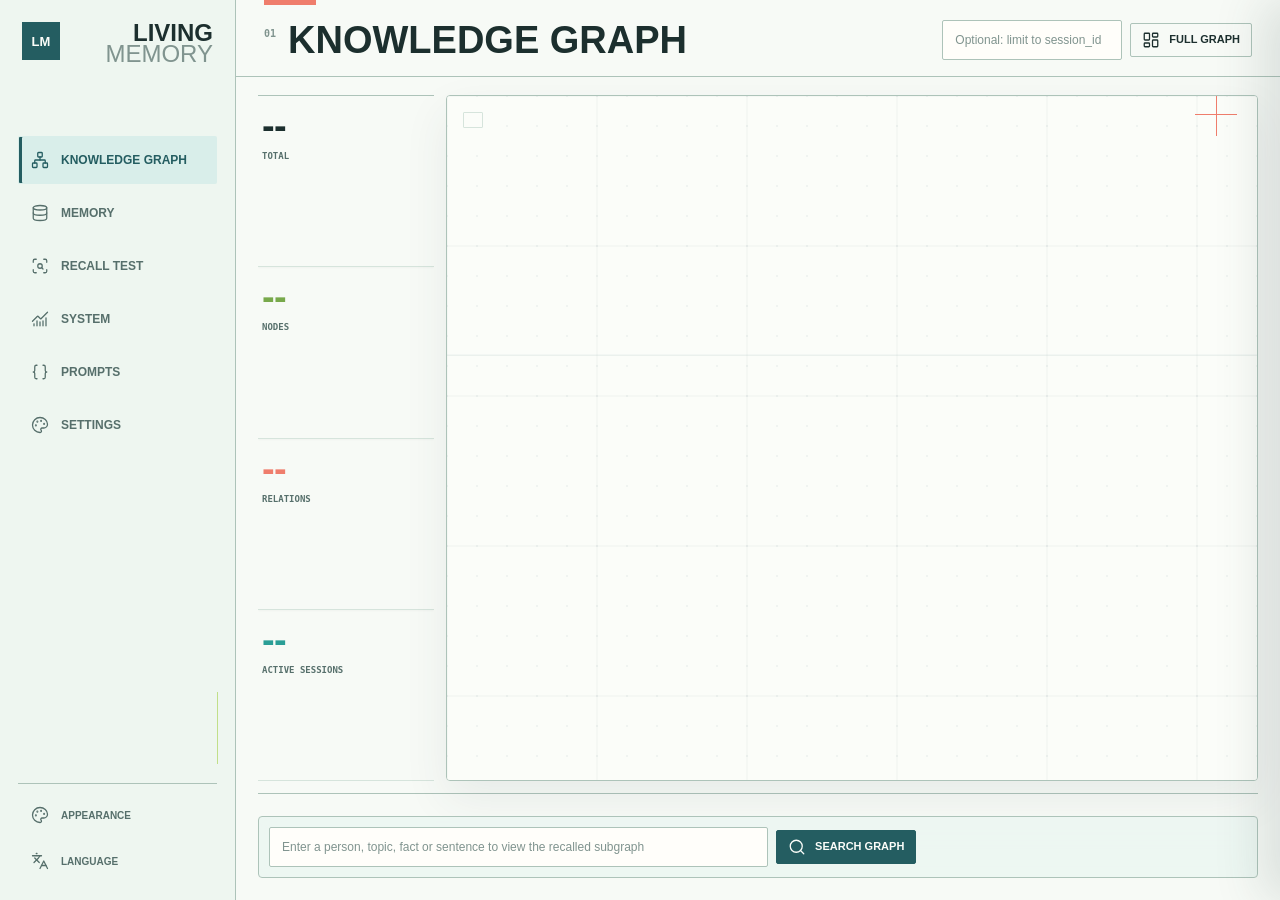
<file: plugins/astrbot_plugin_livingmemory/pages/dashboard/index.html>
﻿<!DOCTYPE html>
<html>
  <head>
    <meta charset="UTF-8" />
    <meta name="viewport" content="width=device-width, initial-scale=1.0" />
    <meta name="color-scheme" content="light dark" />
    <title data-i18n="page.title">LivingMemory</title>
    <link rel="stylesheet" href="./assets/styles.min.css" />
    <script src="./assets/base.min.js"></script>
    <script src="./vendor/lucide-subset.js"></script>
  </head>
  <body>
    <div id="app">
      <!-- Sidebar -->
      <aside class="sidebar">
        <div class="sidebar-brand" aria-label="LivingMemory">
          <span class="brand-mark">LM</span>
          <span class="brand-name"><strong>Living</strong><strong>Memory</strong></span>
        </div>
        <nav class="sidebar-nav">
          <button class="nav-item active" data-page="graph" data-i18n-aria="nav.graph">
            <i data-lucide="network" aria-hidden="true"></i>
            <span data-i18n="nav.graph">Knowledge Graph</span>
          </button>
          <button class="nav-item" data-page="memory" data-i18n-aria="nav.memory">
            <i data-lucide="database" aria-hidden="true"></i>
            <span data-i18n="nav.memory">Memories</span>
          </button>
          <button class="nav-item" data-page="recall" data-i18n-aria="nav.recall">
            <i data-lucide="scan-search" aria-hidden="true"></i>
            <span data-i18n="nav.recall">Recall Test</span>
          </button>
          <button class="nav-item" data-page="system" data-i18n-aria="nav.system">
            <i data-lucide="chart-no-axes-combined" aria-hidden="true"></i>
            <span data-i18n="nav.system">System</span>
          </button>
          <button class="nav-item" data-page="prompts" data-i18n-aria="nav.prompts">
            <i data-lucide="braces" aria-hidden="true"></i>
            <span data-i18n="nav.prompts">Prompts</span>
          </button>
          <button class="nav-item" data-page="settings" data-i18n-aria="nav.settings">
            <i data-lucide="palette" aria-hidden="true"></i>
            <span data-i18n="nav.settings">Settings</span>
          </button>
        </nav>
        <div class="sidebar-divider"></div>
        <div class="sidebar-footer">
          <button class="nav-item" id="theme-toggle" data-i18n-aria="header.theme" aria-haspopup="dialog" aria-controls="appearance-dialog">
            <i data-lucide="palette" aria-hidden="true"></i>
            <span data-i18n="header.theme">Theme</span>
          </button>
          <details class="lang-menu" id="lang-menu">
          <summary class="nav-item" id="lang-toggle" data-i18n-aria="header.lang">
            <i data-lucide="languages" aria-hidden="true"></i>
            <span id="lang-label" data-i18n="header.lang">Language</span>
          </summary>
          <div class="lang-options">
            <button type="button" class="lang-option" data-lang="zh">中文</button>
            <button type="button" class="lang-option" data-lang="en">English</button>
            <button type="button" class="lang-option" data-lang="ru">Русский</button>
            <button type="button" class="lang-option" data-lang="ja">日本語</button>
          </div>
          </details>
        </div>
      </aside>

      <!-- Main Content -->
      <main class="main-content">

        <!-- Page: Graph -->
        <section class="page active" id="page-graph">
          <header class="page-header">
            <div class="page-heading"><span class="page-index">01</span><span class="page-title" data-i18n="nav.graph">Knowledge Graph</span></div>
            <div class="page-actions">
              <input type="text" id="graph-session-filter" list="graph-session-options" data-i18n-aria="graph.sessionPh" class="input input-sm" data-i18n-placeholder="graph.sessionPh" placeholder="Session ID" style="width:180px" />
              <datalist id="graph-session-options"></datalist>
              <button class="btn btn-secondary btn-sm" id="graph-overview-btn" data-i18n-aria="graph.overviewBtn">
                <i data-lucide="layout-dashboard" aria-hidden="true"></i>
                <span data-i18n="graph.overviewBtn">Overview</span>
              </button>
            </div>
          </header>
          <div class="page-body graph-page-body">
            <div class="stat-pills" id="graph-stat-pills">
              <div class="stat-pill"><div class="stat-pill-value" id="gs-total">--</div><div class="stat-pill-label" data-i18n="stats.total">memories</div></div>
              <div class="stat-pill"><div class="stat-pill-value" id="gs-nodes">--</div><div class="stat-pill-label" data-i18n="graph.nodes">nodes</div></div>
              <div class="stat-pill"><div class="stat-pill-value" id="gs-edges">--</div><div class="stat-pill-label" data-i18n="graph.edges">relations</div></div>
              <div class="stat-pill"><div class="stat-pill-value" id="gs-sessions">--</div><div class="stat-pill-label" data-i18n="stats.sessions">sessions</div></div>
            </div>
            <div class="graph-canvas-container" style="flex:1">
              <div class="graph-canvas-state" id="graph-canvas-state"></div>
              <div id="graph-canvas" class="graph-canvas"></div>
            </div>
            <div class="graph-legend" id="graph-legend"></div>
            <div class="graph-toolbar">
              <div class="graph-operation">
                <input type="text" id="graph-query-input" data-i18n-aria="graph.queryPh" class="input" data-i18n-placeholder="graph.queryPh" placeholder="Search entities, topics, or memories..." />
                <button class="btn btn-primary btn-sm" id="graph-search-btn">
                  <i data-lucide="search" aria-hidden="true"></i>
                  <span data-i18n="graph.searchBtn">Search</span>
                </button>
              </div>
            </div>
          </div>
        </section>

        <!-- Page: Memory -->
        <section class="page" id="page-memory">
          <header class="page-header">
            <div class="page-heading"><span class="page-index">02</span><span class="page-title" data-i18n="nav.memory">Memories</span></div>
            <button id="mem-refresh" class="btn btn-secondary btn-sm"><i data-lucide="refresh-cw" aria-hidden="true"></i><span data-i18n="common.refresh">Refresh</span></button>
          </header>
          <div class="page-body memory-page-body">
            <form class="filter-bar" id="memory-filters">
              <input type="text" id="mem-keyword" data-i18n-aria="filter.keyword" class="input" data-i18n-placeholder="filter.keyword" placeholder="Search by keyword or memory ID..." />
              <input type="text" id="mem-session" data-i18n-aria="filter.sessionId" class="input" data-i18n-placeholder="filter.sessionId" placeholder="Session ID" style="max-width:200px" />
              <select id="mem-status" data-i18n-aria="flow.status" class="select input">
                <option value="all" data-i18n="filter.statusAll">All Status</option>
                <option value="active" data-i18n="filter.statusActive">Active</option>
                <option value="archived" data-i18n="filter.statusArchived">Archived</option>
                <option value="deleted" data-i18n="filter.statusDeleted">Deleted</option>
              </select>
              <select id="mem-type" data-i18n-aria="flow.type" class="select input">
                <option value="all" data-i18n="filter.typeAll">All Types</option>
                <option value="GENERAL" data-i18n="type.general">General</option>
                <option value="FACT" data-i18n="type.fact">Fact</option>
                <option value="EVENT" data-i18n="type.event">Event</option>
                <option value="PREFERENCE" data-i18n="type.preference">Preference</option>
                <option value="OPINION" data-i18n="type.opinion">Opinion</option>
                <option value="FACTUAL" data-i18n="type.factual">Factual</option>
                <option value="EPISODIC" data-i18n="type.episodic">Episodic</option>
                <option value="RELATIONAL" data-i18n="type.relational">Relational</option>
                <option value="PLANNED" data-i18n="type.planned">Planned</option>
              </select>
              <select id="mem-sort" data-i18n-aria="flow.sort" class="select input">
                <option value="created_desc" data-i18n="sort.createdDesc">Newest first</option>
                <option value="created_asc" data-i18n="sort.createdAsc">Oldest first</option>
                <option value="updated_desc" data-i18n="sort.updatedDesc">Recently updated</option>
                <option value="importance_desc" data-i18n="sort.importanceDesc">Importance high to low</option>
                <option value="importance_asc" data-i18n="sort.importanceAsc">Importance low to high</option>
                <option value="type_asc" data-i18n="sort.typeAsc">Type A-Z</option>
              </select>
              <button type="submit" class="btn btn-primary btn-sm" data-i18n="filter.apply">Filter</button>
              <button type="button" id="mem-reset-filters" class="btn btn-secondary btn-sm" data-i18n="flow.resetFilters">Reset filters</button>
            </form>
            <details class="memory-transfer" id="memory-transfer">
              <summary data-i18n="flow.transfer">Import and export</summary>
              <div class="transfer-sections">
                <section>
                  <h3 data-i18n="transfer.export">Export</h3>
                  <p id="mem-export-scope" data-i18n="flow.exportAll">All memories, regardless of filters.</p>
                  <div class="transfer-controls">
                    <select id="mem-transfer-format" data-i18n-aria="transfer.formatTitle" class="select input" style="width:auto" data-i18n-title="transfer.formatTitle">
                      <option value="json">JSON</option>
                      <option value="csv">CSV</option>
                    </select>
                    <button class="btn btn-sm btn-secondary" id="mem-export" data-i18n-title="transfer.exportTitle">
                      <i data-lucide="download" aria-hidden="true"></i>
                      <span data-i18n="transfer.export">Export</span>
                    </button>
                  </div>
                </section>
                <section>
                  <h3 data-i18n="transfer.import">Import</h3>
                  <p data-i18n="flow.importSteps">Choose a file, review the preview, then confirm the import.</p>
                  <div class="transfer-controls">
                    <select id="mem-import-duplicates" data-i18n-aria="transfer.duplicateTitle" class="select input" style="width:auto" data-i18n-title="transfer.duplicateTitle">
                      <option value="skip" data-i18n="transfer.skipDuplicates">Skip duplicates</option>
                      <option value="allow" data-i18n="transfer.allowDuplicates">Allow duplicates</option>
                    </select>
                    <button class="btn btn-sm btn-secondary" id="mem-import" data-i18n-title="transfer.importTitle">
                      <i data-lucide="upload" aria-hidden="true"></i>
                      <span data-i18n="transfer.import">Import</span>
                    </button>
                  </div>
                  <input type="file" id="mem-import-file" accept=".json,.csv,application/json,text/csv" hidden />
                </section>
              </div>
            </details>
            <div id="transfer-feedback" class="request-feedback" role="status" aria-live="polite" hidden></div>
            <div class="memory-selection" id="memory-selection" hidden>
              <span id="mem-selection-count" role="status"></span>
              <button type="button" class="btn btn-sm btn-secondary" id="mem-clear-selection" data-i18n="flow.clearSelection">Clear selection</button>
              <button class="btn btn-sm btn-secondary" id="mem-batch-edit" disabled data-i18n-title="batchEdit.title">
                <i data-lucide="pencil" aria-hidden="true"></i>
                <span id="mem-batch-edit-label" data-i18n="batchEdit.button">Batch edit</span>
              </button>
              <button class="btn btn-sm btn-danger" id="mem-delete-selected" disabled data-i18n-title="delete.selectedTitle">
                <i data-lucide="trash-2" aria-hidden="true"></i>
                <span id="mem-delete-selected-label" data-i18n="delete.selected">Delete selected</span>
              </button>
            </div>
            <div class="table-container">
              <div id="memory-feedback" class="request-feedback" role="status" aria-live="polite" hidden>
                <span id="memory-feedback-message"></span>
                <button id="memory-retry" class="btn btn-sm btn-secondary" type="button" data-i18n="common.retry" hidden>Retry</button>
              </div>
              <div class="table-scroll" id="memories-scroll">
              <table class="data-table" id="memories-table">
                <thead>
                  <tr>
                    <th class="cell-select"><input type="checkbox" id="mem-select-all" data-i18n-aria="delete.selectAll" aria-label="Select all memories on this page" /></th>
                    <th class="cell-id" data-i18n="table.id">ID</th>
                    <th class="cell-summary" data-i18n="table.summary">Summary</th>
                    <th class="cell-type" data-i18n="table.type">Type</th>
                    <th class="cell-importance" data-i18n="table.importance">Importance</th>
                    <th class="cell-status" data-i18n="table.status">Status</th>
                    <th class="cell-created" data-i18n="table.created">Created</th>
                  </tr>
                </thead>
                <tbody id="memories-body">
                  <tr><td colspan="7" class="table-empty" data-i18n="table.noData">No data</td></tr>
                </tbody>
              </table>
              </div>
              <div class="pagination">
                <label class="pagination-size">
                  <span data-i18n="common.perPage">Per page</span>
                  <select id="mem-page-size" class="select input" style="width:auto">
                    <option value="20" data-i18n="common.perPage20">20 per page</option>
                    <option value="50" data-i18n="common.perPage50">50 per page</option>
                    <option value="100" data-i18n="common.perPage100">100 per page</option>
                  </select>
                </label>
                <div class="pagination-controls">
                  <button class="btn btn-sm btn-ghost" id="mem-prev" disabled><i data-lucide="arrow-left" aria-hidden="true"></i><span data-i18n="pagination.prev">Previous</span></button>
                  <span class="pagination-info" id="mem-pagination-info"></span>
                  <button class="btn btn-sm btn-ghost" id="mem-next" disabled><span data-i18n="pagination.next">Next</span><i data-lucide="arrow-right" aria-hidden="true"></i></button>
                </div>
              </div>
            </div>
          </div>
        </section>

        <!-- Page: Recall Test -->
        <section class="page" id="page-recall">
          <header class="page-header">
            <div class="page-heading"><span class="page-index">03</span><span class="page-title" data-i18n="nav.recall">Recall Test</span></div>
          </header>
          <div class="page-body">
            <div class="recall-form-section">
              <textarea id="recall-query" data-i18n-aria="recall.queryPh" class="input textarea" rows="3" data-i18n-placeholder="recall.queryPh" placeholder="Enter a query to test the dual-route four-mode hybrid retrieval engine..."></textarea>
              <div class="recall-form-row">
                <div class="recall-form-field" style="max-width:200px">
                  <label for="recall-k" class="recall-form-label" data-i18n="recall.kLabel">Results (k)</label>
                  <div class="slider-group">
                    <input type="range" id="recall-k" min="1" max="50" value="5" />
                    <span class="slider-value" id="recall-k-value">5</span>
                  </div>
                </div>
                <div class="recall-form-field" style="max-width:280px">
                  <label for="recall-session" class="recall-form-label" data-i18n="recall.sessionLabel">Session ID (optional)</label>
                  <input type="text" id="recall-session" class="input input-sm" data-i18n-placeholder="recall.sessionPh" placeholder="Filter by session..." />
                </div>
                <button class="btn btn-primary" id="recall-search-btn"><i data-lucide="scan-search" aria-hidden="true"></i><span data-i18n="recall.searchBtn">Run Recall</span></button>
              </div>
            </div>
            <p class="workflow-hint" data-i18n="flow.recallShortcut">Ctrl / Cmd + Enter to run recall.</p>
            <div class="recall-results-header hidden" id="recall-stats">
              <span id="recall-count-text"></span>
              <span class="text-tertiary" id="recall-time-text"></span>
              <span class="text-tertiary" id="recall-context-text"></span>
            </div>
            <div id="recall-feedback" class="request-feedback" role="status" aria-live="polite" hidden></div>
            <div id="recall-results" aria-busy="false"><div class="table-empty" data-i18n="recall.empty">No results · Enter a query and run recall</div></div>
          </div>
        </section>

        <!-- Page: System -->
        <section class="page" id="page-system">
          <header class="page-header">
            <div class="page-heading"><span class="page-index">04</span><span class="page-title" data-i18n="nav.system">System Overview</span></div>
          </header>
          <div class="page-body">
            <div id="system-feedback" class="request-feedback" role="status" aria-live="polite" hidden>
              <span id="system-feedback-message"></span>
              <button id="system-retry" class="btn btn-sm btn-secondary" type="button" data-i18n="common.retry" hidden>Retry</button>
            </div>
            <div class="stat-cards" id="system-stat-cards">
              <div class="stat-card"><div class="stat-card-value" id="ss-total">--</div><div class="stat-card-label" data-i18n="stats.total">Total Memories</div></div>
              <div class="stat-card"><div class="stat-card-value" id="ss-active">--</div><div class="stat-card-label" data-i18n="stats.active">Active</div></div>
              <div class="stat-card"><div class="stat-card-value" id="ss-archived">--</div><div class="stat-card-label" data-i18n="stats.archived">Archived</div></div>
              <div class="stat-card"><div class="stat-card-value" id="ss-deleted">--</div><div class="stat-card-label" data-i18n="stats.deleted">Deleted</div></div>
              <div class="stat-card"><div class="stat-card-value" id="ss-nodes">--</div><div class="stat-card-label" data-i18n="stats.graphNodes">Graph Nodes</div></div>
              <div class="stat-card"><div class="stat-card-value" id="ss-atoms">--</div><div class="stat-card-label" data-i18n="stats.atoms">Atoms</div></div>
            </div>
            <div class="system-grid">
              <div class="system-panel">
                <div class="system-panel-title" data-i18n="system.importanceDistribution">Importance Distribution</div>
                <div class="bar-chart" id="importance-chart"></div>
              </div>
              <div class="system-panel">
                <div class="system-panel-title" data-i18n="system.atomTypes">Atom Types</div>
                <div class="bar-chart" id="atom-chart"></div>
              </div>
            </div>
            <div class="system-panel mb-6">
              <div class="system-panel-title" data-i18n="system.consolidationTitle">Memory Consolidation</div>
              <div class="consolidation-meta" id="consolidation-meta"></div>
              <div class="stat-pills" style="margin-top:10px">
                <div class="stat-pill"><div class="stat-pill-value" id="cons-consolidated">--</div><div class="stat-pill-label" data-i18n="system.consolidatedCount">consolidated</div></div>
                <div class="stat-pill"><div class="stat-pill-value" id="cons-archived">--</div><div class="stat-pill-label" data-i18n="stats.archived">Archived</div></div>
              </div>
              <button class="btn btn-primary btn-sm" id="cons-run-btn" style="margin-top:12px">
                <i data-lucide="refresh-cw" aria-hidden="true"></i>
                <span data-i18n="system.consolidationRun">Run Now</span>
              </button>
              <span class="text-tertiary" id="cons-run-result" style="margin-left:10px;font-size:12px"></span>
            </div>
            <div class="system-panel mb-6" style="margin-top:0">
              <div class="system-panel-title" data-i18n="system.sessionsTitle">Sessions</div>
              <div class="session-list" id="session-list"></div>
            </div>
            <div class="system-panel">
              <div class="system-panel-title" data-i18n="system.versionBackups">Version Backups</div>
              <div class="backup-list" id="backup-list"></div>
            </div>
          </div>
        </section>

        <!-- Page: Prompts -->
        <section class="page" id="page-prompts">
          <header class="page-header">
            <div class="page-heading"><span class="page-index">05</span><span class="page-title" data-i18n="nav.prompts">Prompt Management</span></div>
          </header>
          <div class="page-body">
            <div id="prompt-feedback" class="request-feedback" role="status" aria-live="polite" hidden>
              <span id="prompt-feedback-message"></span>
              <button id="prompt-retry" class="btn btn-sm btn-secondary" type="button" data-i18n="common.retry" hidden>Retry</button>
            </div>
            <div id="prompt-content"></div>
            <div class="prompt-editor hidden" id="prompt-editor">
              <div class="prompt-editor-header">
                <span class="prompt-editor-title" id="prompt-editor-title"></span>
                <span class="prompt-editor-status" id="prompt-editor-status"></span>
              </div>
              <div class="prompt-editor-vars-row" id="prompt-editor-vars-row">
                <span class="prompt-editor-vars-label" data-i18n="prompt.variables">Variables</span>
                <span id="prompt-editor-vars"></span>
              </div>
              <textarea id="prompt-editor-textarea" class="input textarea prompt-editor-textarea" rows="20" spellcheck="false"></textarea>
              <p id="prompt-editor-feedback" class="workflow-hint" role="status" hidden></p>
              <div class="prompt-editor-actions">
                <button class="btn btn-secondary" id="prompt-cancel-btn"><i data-lucide="x" aria-hidden="true"></i><span data-i18n="common.cancel">Cancel</span></button>
                <button class="btn btn-secondary" id="prompt-reset-btn"><i data-lucide="rotate-ccw" aria-hidden="true"></i><span data-i18n="prompt.reset">Load default content</span></button>
                <button class="btn btn-primary" id="prompt-save-btn"><i data-lucide="save" aria-hidden="true"></i><span data-i18n="common.save">Save</span></button>
              </div>
            </div>
          </div>
        </section>

        <!-- Page: Settings (advanced config moved out of the host page) -->
        <section class="page" id="page-settings">
          <header class="page-header">
            <div class="page-heading"><span class="page-index">06</span><span class="page-title" data-i18n="nav.settings">Settings</span></div>
          </header>
          <div class="page-body">
            <div id="settings-feedback" class="request-feedback" role="status" aria-live="polite" hidden>
              <span id="settings-feedback-message"></span>
              <button id="settings-retry" class="btn btn-sm btn-secondary" type="button" data-i18n="common.retry" hidden>Retry</button>
            </div>
            <div class="settings-toolbar">
              <p class="settings-note" data-i18n="settings.reloadHint">Advanced settings live here instead of the AstrBot plugin config page. Reload the plugin after saving so every component picks them up.</p>
              <div class="settings-actions">
                <input class="input settings-search" id="settings-search" type="search" data-i18n-placeholder="settings.searchPlaceholder" data-i18n-aria="settings.searchPlaceholder" />
                <button class="btn btn-secondary btn-sm" id="settings-expand-all" type="button" data-i18n="settings.expandAll">Expand all</button>
                <button class="btn btn-secondary btn-sm" id="settings-collapse-all" type="button" data-i18n="settings.collapseAll">Collapse all</button>
                <button class="btn btn-primary" id="settings-save-btn" type="button" data-i18n="settings.save">Save</button>
              </div>
            </div>
            <div id="settings-container"></div>
          </div>
        </section>
      </main>
    </div>

    <dialog id="discard-dialog" class="discard-dialog" aria-labelledby="discard-title" aria-describedby="discard-message">
      <form method="dialog">
        <h2 id="discard-title" data-i18n="flow.unsavedTitle">Unsaved changes</h2>
        <p id="discard-message" data-i18n="flow.unsavedMessage">Discard your unsaved changes?</p>
        <div class="discard-actions">
          <button class="btn btn-secondary" value="cancel" autofocus data-i18n="flow.keepEditing">Keep editing</button>
          <button class="btn btn-danger" value="discard" data-i18n="flow.discard">Discard changes</button>
        </div>
      </form>
    </dialog>

    <!-- Appearance preferences apply immediately and remain local to this browser. -->
    <dialog id="appearance-dialog" class="appearance-dialog" aria-labelledby="appearance-title" aria-describedby="appearance-hint">
      <form method="dialog">
        <header class="appearance-header">
          <h2 id="appearance-title" data-i18n="header.theme">Appearance</h2>
          <button class="btn btn-ghost btn-sm" data-i18n-aria="common.close" autofocus><i data-lucide="x" aria-hidden="true"></i></button>
        </header>
        <p id="appearance-hint" data-i18n="appearance.hint">Changes apply immediately and are saved in this browser.</p>
        <fieldset>
          <legend data-i18n="appearance.style">Visual style</legend>
          <div class="appearance-styles">
            <label class="appearance-card">
              <input type="radio" name="appearance-style" value="editorial" />
              <span class="appearance-preview preview-editorial" aria-hidden="true"><span class="preview-nav"></span><span class="preview-main"><span></span><span></span><span></span></span></span>
              <strong data-i18n="appearance.editorial">Editorial</strong>
              <span class="appearance-description" data-i18n="appearance.editorialDesc"></span>
            </label>
            <label class="appearance-card">
              <input type="radio" name="appearance-style" value="studio" />
              <span class="appearance-preview preview-studio" aria-hidden="true"><span class="preview-nav"></span><span class="preview-main"><span></span><span></span><span></span></span></span>
              <strong data-i18n="appearance.studio">Studio</strong>
              <span class="appearance-description" data-i18n="appearance.studioDesc"></span>
            </label>
            <label class="appearance-card">
              <input type="radio" name="appearance-style" value="paper" />
              <span class="appearance-preview preview-paper" aria-hidden="true"><span class="preview-nav"></span><span class="preview-main"><span></span><span></span><span></span></span></span>
              <strong data-i18n="appearance.paper">Paper</strong>
              <span class="appearance-description" data-i18n="appearance.paperDesc"></span>
            </label>
            <label class="appearance-card">
              <input type="radio" name="appearance-style" value="terminal" />
              <span class="appearance-preview preview-terminal" aria-hidden="true"><span class="preview-nav"></span><span class="preview-main"><span></span><span></span><span></span></span></span>
              <strong data-i18n="appearance.terminal">Terminal</strong>
              <span class="appearance-description" data-i18n="appearance.terminalDesc"></span>
            </label>
          </div>
        </fieldset>
        <fieldset>
          <legend data-i18n="appearance.mode">Color mode</legend>
          <div class="appearance-modes">
            <label><input type="radio" name="appearance-mode" value="system" /><span data-i18n="appearance.system">Auto</span></label>
            <label><input type="radio" name="appearance-mode" value="light" /><span data-i18n="appearance.light">Light</span></label>
            <label><input type="radio" name="appearance-mode" value="dark" /><span data-i18n="appearance.dark">Dark</span></label>
          </div>
          <p class="appearance-mode-hint" data-i18n="appearance.systemHint">Auto follows AstrBot, or your device when opened independently.</p>
        </fieldset>
        <footer class="appearance-footer"><button class="btn btn-primary" data-i18n="common.close">Close</button></footer>
      </form>
    </dialog>

    <!-- Peek Panel -->
    <div class="peek-overlay" id="peek-overlay"></div>
    <aside class="peek-panel" id="peek-panel" aria-hidden="true" inert>
      <div class="peek-header">
        <div>
          <div id="peek-badge"></div>
          <div class="peek-title" id="peek-title">--</div>
        </div>
        <button class="peek-close" id="peek-close" data-i18n-title="common.close" aria-label="Close">
          <i data-lucide="x" aria-hidden="true"></i>
        </button>
      </div>
      <div class="peek-body" id="peek-body"></div>
    </aside>

    <!-- Toast -->
    <div class="toast" id="toast" role="status" aria-live="polite"></div>

    <script src="./assets/graph.min.js"></script>
    <script type="module" src="./app.js"></script>
  </body>
</html>
</file>
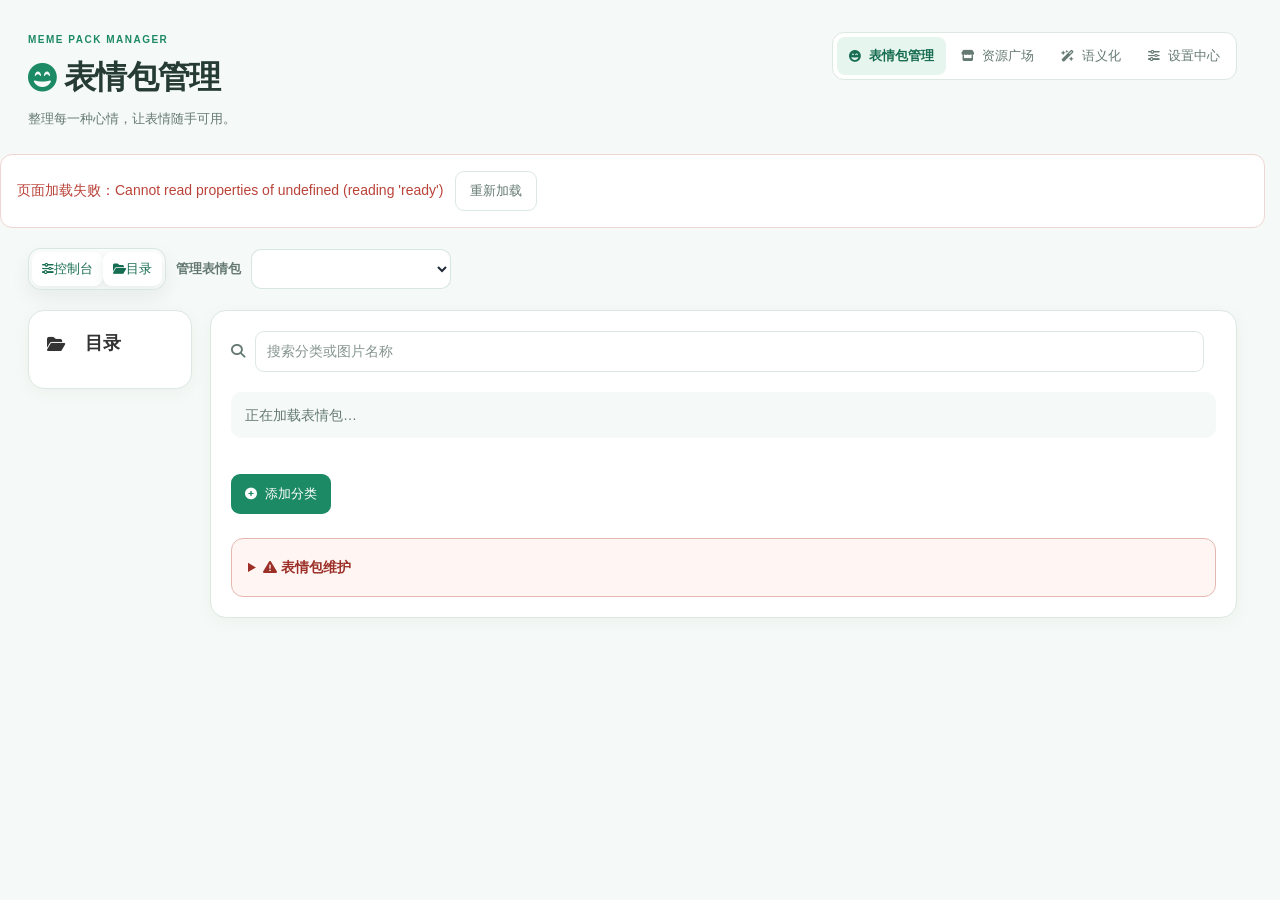
<file: plugins/astrbot_plugin_meme_manager/pages/app/index.html>
<!doctype html>
<html lang="zh-CN">
  <head>
    <meta charset="UTF-8" />
    <meta name="viewport" content="width=device-width, initial-scale=1.0" />
    <title>表情包管理</title>
  </head>
  <body>
    <a id="entry" href="./a_manage/index.html">进入表情包管理</a>
    <script>
      (function redirectToManage() {
        const nextUrl = new URL(document.getElementById("entry").href);
        const currentParams = new URLSearchParams(window.location.search);
        for (const [key, value] of currentParams.entries()) {
          if (!nextUrl.searchParams.has(key)) {
            nextUrl.searchParams.set(key, value);
          }
        }
        nextUrl.hash = window.location.hash;
        window.location.replace(nextUrl.toString());
      })();
    </script>
  </body>
</html>
</file>
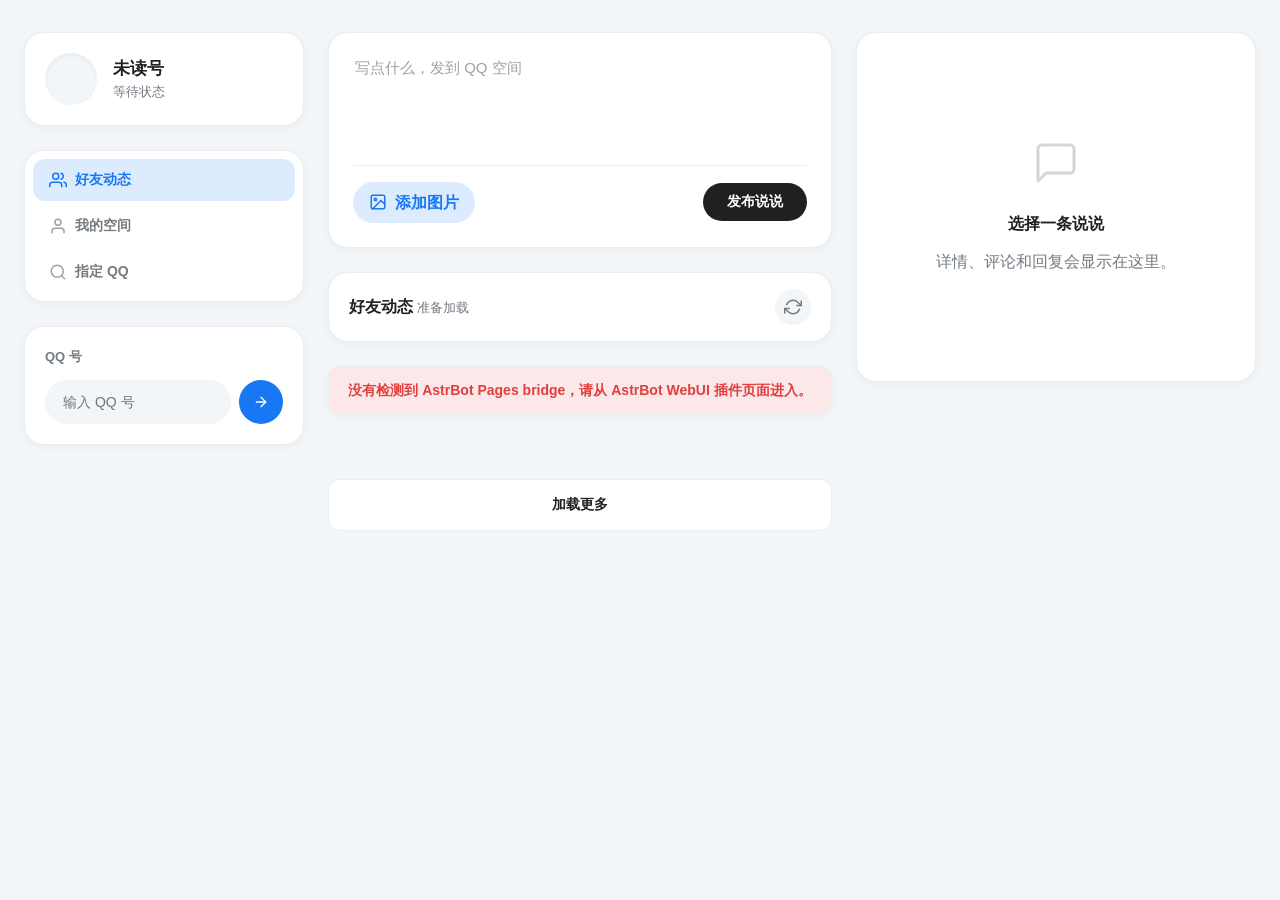
<file: plugins/astrbot_plugin_qzone/pages/dashboard/index.html>
﻿<!doctype html>
<html lang="zh-CN">
  <head>
    <meta charset="utf-8" />
    <meta name="viewport" content="width=device-width, initial-scale=1" />
    <title>QQ空间</title>
    <link rel="stylesheet" href="./style.css" />
  </head>
  <body>
    <main class="shell">
      <section class="rail">
        <div class="account" id="accountBox">
          <span class="avatar"></span>
          <div>
            <strong id="accountName">未读号</strong>
            <span id="accountMeta">等待状态</span>
          </div>
        </div>

        <nav class="tabs" aria-label="动态范围">
          <button class="tab active" data-scope="friends" type="button">
            <svg viewBox="0 0 24 24" fill="none" stroke="currentColor" stroke-width="2" stroke-linecap="round" stroke-linejoin="round"><path d="M17 21v-2a4 4 0 0 0-4-4H5a4 4 0 0 0-4 4v2"></path><circle cx="9" cy="7" r="4"></circle><path d="M23 21v-2a4 4 0 0 0-3-3.87"></path><path d="M16 3.13a4 4 0 0 1 0 7.75"></path></svg>
            好友动态
          </button>
          <button class="tab" data-scope="self" type="button">
            <svg viewBox="0 0 24 24" fill="none" stroke="currentColor" stroke-width="2" stroke-linecap="round" stroke-linejoin="round"><path d="M20 21v-2a4 4 0 0 0-4-4H8a4 4 0 0 0-4 4v2"></path><circle cx="12" cy="7" r="4"></circle></svg>
            我的空间
          </button>
          <button class="tab" data-scope="profile" type="button">
            <svg viewBox="0 0 24 24" fill="none" stroke="currentColor" stroke-width="2" stroke-linecap="round" stroke-linejoin="round"><circle cx="11" cy="11" r="8"></circle><line x1="21" y1="21" x2="16.65" y2="16.65"></line></svg>
            指定 QQ
          </button>
        </nav>

        <form class="target-form" id="targetForm">
          <label for="targetUin">QQ 号</label>
          <div class="target-row">
            <input id="targetUin" inputmode="numeric" autocomplete="off" placeholder="输入 QQ 号" />
            <button type="submit" aria-label="查询">
              <svg viewBox="0 0 24 24" width="16" height="16" fill="none" stroke="currentColor" stroke-width="2" stroke-linecap="round" stroke-linejoin="round"><line x1="5" y1="12" x2="19" y2="12"></line><polyline points="12 5 19 12 12 19"></polyline></svg>
            </button>
          </div>
        </form>
      </section>

      <section class="timeline">
        <form class="composer" id="publishForm">
          <textarea id="publishContent" rows="4" maxlength="1200" placeholder="写点什么，发到 QQ 空间"></textarea>
          <div class="media-strip" id="mediaStrip"></div>
          <div class="composer-actions">
            <label class="upload-button">
              <input id="mediaInput" type="file" accept="image/*" multiple />
              <svg viewBox="0 0 24 24" width="18" height="18" fill="none" stroke="currentColor" stroke-width="2" stroke-linecap="round" stroke-linejoin="round"><rect x="3" y="3" width="18" height="18" rx="2" ry="2"></rect><circle cx="8.5" cy="8.5" r="1.5"></circle><polyline points="21 15 16 10 5 21"></polyline></svg>
              <span>添加图片</span>
            </label>
            <button id="publishButton" class="primary" type="submit">发布说说</button>
          </div>
        </form>

        <div class="toolbar">
          <div>
            <strong id="feedTitle">好友动态</strong>
            <span id="feedMeta">准备加载</span>
          </div>
          <button id="refreshButton" class="icon-button" type="button" title="刷新" aria-label="刷新">
            <svg viewBox="0 0 24 24" width="18" height="18" fill="none" stroke="currentColor" stroke-width="2" stroke-linecap="round" stroke-linejoin="round"><polyline points="23 4 23 10 17 10"></polyline><polyline points="1 20 1 14 7 14"></polyline><path d="M3.51 9a9 9 0 0 1 14.85-3.36L23 10M1 14l4.64 4.36A9 9 0 0 0 20.49 15"></path></svg>
          </button>
        </div>

        <div class="notice" id="notice" hidden></div>
        <div class="feed" id="feed"></div>
        <button id="moreButton" class="load-more" type="button" hidden>加载更多</button>
      </section>

      <aside class="detail" id="detailPane" aria-label="说说详情">
        <div class="detail-empty" id="detailEmpty">
          <svg viewBox="0 0 24 24" width="48" height="48" fill="none" stroke="currentColor" stroke-width="1.5" stroke-linecap="round" stroke-linejoin="round" style="opacity:0.3; margin-bottom: 12px;"><path d="M21 15a2 2 0 0 1-2 2H7l-4 4V5a2 2 0 0 1 2-2h14a2 2 0 0 1 2 2z"></path></svg>
          <strong>选择一条说说</strong>
          <span>详情、评论和回复会显示在这里。</span>
        </div>
        <div id="detailContent" hidden></div>
      </aside>
    </main>

    <script type="module" src="./app.js"></script>
  </body>
</html>
</file>
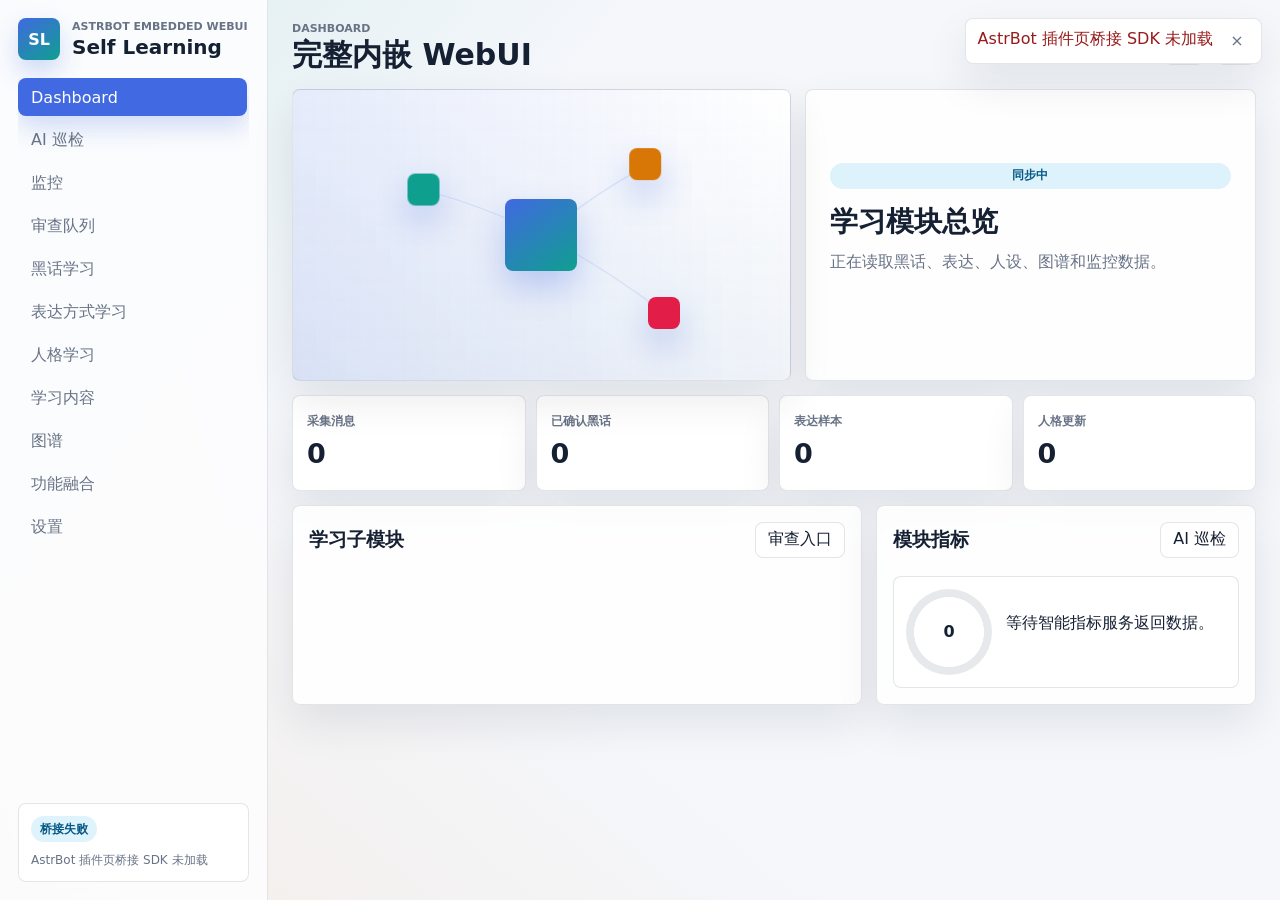
<file: plugins/astrbot_plugin_self_learning/pages/dashboard/index.html>
<!doctype html>
<html lang="zh-CN">
  <head>
    <meta charset="utf-8">
    <meta name="viewport" content="width=device-width, initial-scale=1">
    <meta name="color-scheme" content="light dark">
    <title>Self Learning Dashboard</title>
    <link rel="stylesheet" href="./styles.css">
  </head>
  <body>
    <main class="app-shell">
      <aside class="sidebar" aria-label="Self Learning 模块" data-i18n-aria-label="sidebar.aria">
        <div class="brand-block">
          <span class="brand-mark" aria-hidden="true">SL</span>
          <div>
            <p class="eyebrow" data-i18n="brand.eyebrow">AstrBot Embedded WebUI</p>
            <h1>Self Learning</h1>
          </div>
        </div>
        <nav class="nav-list" id="nav-list">
          <a class="nav-item active" href="#/home" data-page="home" data-i18n="nav.home">Dashboard</a>
          <a class="nav-item" href="#/insights" data-page="insights" data-i18n="nav.insights">AI 巡检</a>
          <a class="nav-item" href="#/monitoring" data-page="monitoring" data-i18n="nav.monitoring">监控</a>
          <a class="nav-item" href="#/reviews" data-page="reviews" data-i18n="nav.reviews">审查队列</a>
          <a class="nav-item" href="#/jargon-learning" data-page="jargon-learning" data-i18n="nav.jargonLearning">黑话学习</a>
          <a class="nav-item" href="#/expression-learning" data-page="expression-learning" data-i18n="nav.expressionLearning">表达方式学习</a>
          <a class="nav-item" href="#/persona-learning" data-page="persona-learning" data-i18n="nav.personaLearning">人格学习</a>
          <a class="nav-item" href="#/content" data-page="content" data-i18n="nav.content">学习内容</a>
          <a class="nav-item" href="#/graphs" data-page="graphs" data-i18n="nav.graphs">图谱</a>
          <a class="nav-item" href="#/integrations" data-page="integrations" data-i18n="nav.integrations">功能融合</a>
          <a class="nav-item" href="#/settings" data-page="settings" data-i18n="nav.settings">设置</a>
        </nav>
        <div class="sidebar-footer">
          <span class="status-pill" id="runtime-status" data-i18n="status.loading">加载中</span>
          <p id="runtime-summary" data-i18n="status.connecting">正在连接 AstrBot 插件页桥接层。</p>
        </div>
      </aside>

      <section class="workspace">
        <header class="topbar">
          <div>
            <p class="eyebrow" id="page-kicker">Dashboard</p>
            <h2 id="page-title">完整内嵌 WebUI</h2>
          </div>
          <div class="top-actions">
            <a class="icon-button" id="full-dashboard-link" href="#" target="_blank" rel="noreferrer" title="打开独立 WebUI" aria-label="打开独立 WebUI" data-i18n-title="actions.openStandalone" data-i18n-aria-label="actions.openStandalone">↗</a>
            <button class="icon-button" id="refresh-button" type="button" title="刷新当前模块" aria-label="刷新当前模块" data-i18n-title="actions.refreshCurrent" data-i18n-aria-label="actions.refreshCurrent">⟳</button>
          </div>
        </header>

        <section class="toast-region" id="toast-region" aria-live="polite"></section>

        <section class="page active" id="page-home" data-page="home" aria-label="模块入口">
          <div class="dashboard-hero">
            <div class="spring-stage" aria-hidden="true">
              <canvas id="physics-canvas"></canvas>
              <div class="spring-node node-core"></div>
              <div class="spring-node node-a"></div>
              <div class="spring-node node-b"></div>
              <div class="spring-node node-c"></div>
            </div>
            <div class="hero-copy">
              <span class="status-pill" id="hero-status" data-i18n="status.syncing">同步中</span>
              <h3 data-i18n="home.overviewTitle">学习模块总览</h3>
              <p id="hero-summary">正在读取黑话、表达、人设、图谱和监控数据。</p>
              <div class="quick-actions" id="quick-actions"></div>
            </div>
          </div>

          <section class="stat-grid" aria-label="核心数据" data-i18n-aria-label="home.coreStats">
            <article class="stat-card">
              <span data-i18n="home.stats.messages">采集消息</span>
              <strong id="stat-messages">0</strong>
            </article>
            <article class="stat-card">
              <span data-i18n="home.stats.jargon">已确认黑话</span>
              <strong id="stat-jargon">0</strong>
            </article>
            <article class="stat-card">
              <span data-i18n="home.stats.style">表达样本</span>
              <strong id="stat-style">0</strong>
            </article>
            <article class="stat-card">
              <span data-i18n="home.stats.persona">人格更新</span>
              <strong id="stat-persona">0</strong>
            </article>
          </section>

          <section class="home-grid">
            <div class="panel module-panel">
              <div class="panel-heading">
                <h3 data-i18n="home.modulesTitle">学习子模块</h3>
                <button class="ghost-button" type="button" data-route-card="reviews" data-i18n="home.reviewEntry">审查入口</button>
              </div>
              <div class="module-card-grid" id="module-card-grid"></div>
            </div>
            <div class="panel chart-panel">
              <div class="panel-heading">
                <h3 data-i18n="home.metricsTitle">模块指标</h3>
                <button class="ghost-button" type="button" data-route-card="insights" data-i18n="nav.insights">AI 巡检</button>
              </div>
              <div class="bar-chart" id="module-chart"></div>
              <div class="ring-row">
                <div class="ring-chart" id="intelligence-ring" style="--value:0">
                  <span id="intelligence-score">0</span>
                </div>
                <p id="metrics-summary">等待智能指标服务返回数据。</p>
              </div>
            </div>
          </section>
        </section>

        <section class="page" id="page-insights" data-page="insights">
          <div class="page-titlebar">
            <div>
              <h3 data-i18n="insights.title">AI 巡检</h3>
              <p data-i18n="insights.desc">从学习积压、运行健康和配置状态生成可行动提示。</p>
            </div>
            <button class="ghost-button" type="button" id="copy-insight-context" data-i18n="actions.copyContext">复制上下文</button>
          </div>
          <div class="insight-grid" id="ai-insight-list"></div>
        </section>

        <section class="page" id="page-monitoring" data-page="monitoring">
          <div class="page-titlebar">
            <div>
              <h3 data-i18n="monitoring.title">运行监控</h3>
              <p data-i18n="monitoring.desc">健康检查、服务可用性和函数级性能。</p>
            </div>
            <button class="ghost-button" type="button" data-refresh-page="monitoring" data-i18n="actions.refresh">刷新</button>
          </div>
          <div class="content-grid two-col">
            <div class="panel">
              <h3 data-i18n="monitoring.health">健康状态</h3>
              <div class="health-grid" id="health-grid"></div>
            </div>
            <div class="panel">
              <h3 data-i18n="monitoring.functions">函数性能</h3>
              <div class="function-list" id="function-list"></div>
            </div>
          </div>
        </section>

        <section class="page" id="page-reviews" data-page="reviews">
          <div class="page-titlebar">
            <div>
              <h3 data-i18n="reviews.title">审查队列</h3>
              <p data-i18n="reviews.desc">人格更新、表达学习和黑话候选集中处理。</p>
            </div>
            <button class="ghost-button" type="button" data-refresh-page="reviews" data-i18n="actions.refresh">刷新</button>
          </div>
          <div class="review-layout">
            <div class="panel">
              <div class="panel-heading">
                <h3 data-i18n="reviews.personaUpdates">人格更新</h3>
                <div class="inline-actions compact-actions">
                  <span class="mini-badge" id="persona-review-count">0</span>
                  <button class="ghost-button" type="button" data-batch-review-kind="persona" data-batch-review-action="approve" data-i18n="actions.batchApproveShort">全批</button>
                  <button class="ghost-button" type="button" data-batch-review-kind="persona" data-batch-review-action="reject" data-i18n="actions.batchRejectShort">全拒</button>
                  <button class="danger-button" type="button" data-batch-review-kind="persona" data-batch-review-action="delete" data-i18n="actions.delete">删除</button>
                </div>
              </div>
              <div class="audit-search-row">
                <input id="persona-review-keyword" type="search" placeholder="搜索人格更新" data-i18n-placeholder="reviews.searchPersona">
                <button class="ghost-button" type="button" data-review-search="persona" data-i18n="actions.search">搜索</button>
              </div>
              <div class="review-list" id="persona-review-list"></div>
            </div>
            <div class="panel">
              <div class="panel-heading">
                <h3 data-i18n="reviews.expressionReviews">表达审查</h3>
                <div class="inline-actions compact-actions">
                  <span class="mini-badge" id="style-review-count">0</span>
                  <button class="ghost-button" type="button" data-batch-review-kind="style" data-batch-review-action="approve" data-i18n="actions.batchApproveShort">全批</button>
                  <button class="ghost-button" type="button" data-batch-review-kind="style" data-batch-review-action="reject" data-i18n="actions.batchRejectShort">全拒</button>
                  <button class="danger-button" type="button" data-batch-review-kind="style" data-batch-review-action="delete" data-i18n="actions.delete">删除</button>
                </div>
              </div>
              <div class="audit-search-row">
                <input id="style-review-keyword" type="search" placeholder="搜索表达方式" data-i18n-placeholder="reviews.searchStyle">
                <button class="ghost-button" type="button" data-review-search="style" data-i18n="actions.search">搜索</button>
              </div>
              <div class="review-list" id="style-review-list"></div>
            </div>
            <div class="panel">
              <div class="panel-heading">
                <h3 data-i18n="reviews.jargonCandidates">黑话候选</h3>
                <div class="inline-actions compact-actions">
                  <span class="mini-badge" id="jargon-review-count">0</span>
                  <button class="ghost-button" type="button" data-batch-review-kind="jargon" data-batch-review-action="approve" data-i18n="actions.batchApproveShort">全批</button>
                  <button class="ghost-button" type="button" data-batch-review-kind="jargon" data-batch-review-action="reject" data-i18n="actions.batchRejectShort">全拒</button>
                  <button class="danger-button" type="button" data-batch-review-kind="jargon" data-batch-review-action="delete" data-i18n="actions.delete">删除</button>
                </div>
              </div>
              <div class="audit-search-row">
                <input id="jargon-review-keyword" type="search" placeholder="搜索黑话候选" data-i18n-placeholder="reviews.searchJargon">
                <button class="ghost-button" type="button" data-review-search="jargon" data-i18n="actions.search">搜索</button>
              </div>
              <div class="review-list" id="jargon-review-list"></div>
            </div>
          </div>
          <div class="panel reviewed-panel">
            <div class="panel-heading">
              <h3 data-i18n="reviews.recentReviewed">最近已审查</h3>
              <span class="mini-badge" id="reviewed-count">0</span>
            </div>
            <div class="compact-table" id="reviewed-persona-list"></div>
          </div>
        </section>

        <section class="page" id="page-jargon-learning" data-page="jargon-learning">
          <div class="page-titlebar">
            <div>
              <h3 data-i18n="jargon.title">黑话学习</h3>
              <p data-i18n="jargon.desc">管理群内黑话候选、全局共享和语义释义。</p>
            </div>
            <button class="ghost-button" type="button" id="jargon-import-toggle">导入黑话</button>
            <button class="ghost-button" type="button" data-refresh-page="jargon-learning" data-i18n="actions.refresh">刷新</button>
          </div>
          <div class="panel" id="jargon-import-panel" hidden>
            <p class="import-hint">每行一条，支持「关键词 = 解释」「关键词：解释」「关键词|解释」等分隔；# 或 // 开头为注释行。导入的词条即为已确认黑话。</p>
            <textarea id="jargon-import-text" rows="6" spellcheck="false" placeholder="摸鱼 = 上班时间偷懒&#10;yyds：永远的神&#10;绝绝子&#10;# 注释行会被忽略"></textarea>
            <div class="inline-actions compact-actions">
              <input id="jargon-import-group" type="text" placeholder="群组ID（留空 = 全局共享）">
              <button class="solid-button" type="button" id="jargon-import-submit">导入</button>
            </div>
          </div>
          <section class="stat-grid compact" id="jargon-stat-grid"></section>
          <div class="panel toolbar-panel">
            <input id="jargon-keyword" type="search" placeholder="搜索词条或释义" data-i18n-placeholder="jargon.searchPlaceholder">
            <select id="jargon-confirmed">
              <option value="" data-i18n="jargon.allStatuses">全部状态</option>
              <option value="true" data-i18n="jargon.confirmed">已确认</option>
              <option value="false" data-i18n="jargon.unconfirmed">未确认</option>
            </select>
            <select id="jargon-filter">
              <option value="" data-i18n="jargon.allScopes">全部范围</option>
              <option value="global" data-i18n="jargon.global">全局</option>
              <option value="local" data-i18n="jargon.local">本地</option>
            </select>
            <button class="solid-button" type="button" id="jargon-search-button" data-i18n="actions.filter">筛选</button>
          </div>
          <div class="panel">
            <div class="batch-toolbar">
              <span class="mini-badge" id="jargon-selection-count">已选 0</span>
              <div class="inline-actions compact-actions">
                <button class="ghost-button" type="button" data-jargon-batch-action="select_all" data-i18n="actions.selectAll">全选</button>
                <button class="ghost-button" type="button" data-jargon-batch-action="clear" data-i18n="actions.clearSelection">取消选择</button>
                <button class="ghost-button" type="button" data-jargon-batch-action="approve" data-i18n="actions.batchConfirm">批量确认</button>
                <button class="ghost-button" type="button" data-jargon-batch-action="reject" data-i18n="actions.batchReject">批量驳回</button>
                <button class="danger-button" type="button" data-jargon-batch-action="delete" data-i18n="actions.batchDelete">批量删除</button>
              </div>
            </div>
            <div class="compact-table" id="jargon-list"></div>
          </div>
        </section>

        <section class="page" id="page-expression-learning" data-page="expression-learning">
          <div class="page-titlebar">
            <div>
              <h3 data-i18n="style.title">表达方式学习</h3>
              <p data-i18n="style.desc">查看风格统计、学习模式和待确认 few-shot。</p>
            </div>
            <button class="ghost-button" type="button" data-refresh-page="expression-learning" data-i18n="actions.refresh">刷新</button>
          </div>
          <div class="content-grid two-col">
            <div class="panel">
              <h3 data-i18n="style.statsTitle">表达统计</h3>
              <section class="stat-grid compact" id="style-stat-grid"></section>
              <div class="bar-chart" id="style-pattern-chart"></div>
            </div>
            <div class="panel">
              <div class="panel-heading">
                <h3 data-i18n="style.pendingReviews">待审查表达</h3>
                <div class="inline-actions compact-actions">
                  <span class="mini-badge" id="expression-review-count">已选 0</span>
                  <button class="ghost-button" type="button" data-style-batch-action="select_all" data-i18n="actions.selectAll">全选</button>
                  <button class="ghost-button" type="button" data-style-batch-action="clear" data-i18n="actions.clearSelection">取消选择</button>
                  <button class="ghost-button" type="button" data-style-batch-action="approve" data-i18n="actions.batchApprove">批量批准</button>
                  <button class="ghost-button" type="button" data-style-batch-action="reject" data-i18n="actions.batchReject">批量拒绝</button>
                  <button class="danger-button" type="button" data-style-batch-action="delete" data-i18n="actions.batchDelete">批量删除</button>
                </div>
              </div>
              <div class="audit-search-row">
                <input id="style-page-keyword" type="search" placeholder="搜索表达方式" data-i18n-placeholder="style.searchPlaceholder">
                <button class="ghost-button" type="button" id="style-search-button" data-i18n="actions.search">搜索</button>
              </div>
              <div class="review-list" id="expression-review-list"></div>
            </div>
          </div>
          <div class="panel">
            <h3 data-i18n="style.patternsTitle">学习模式</h3>
            <div class="pattern-columns" id="style-pattern-columns"></div>
          </div>
        </section>

        <section class="page" id="page-persona-learning" data-page="persona-learning">
          <div class="page-titlebar">
            <div>
              <h3 data-i18n="persona.title">人格学习</h3>
              <p data-i18n="persona.desc">当前人格状态、人格列表和备份恢复。</p>
            </div>
            <button class="ghost-button" type="button" data-refresh-page="persona-learning" data-i18n="actions.refresh">刷新</button>
          </div>
          <div class="content-grid two-col persona-layout">
            <div class="panel persona-state-panel">
              <h3 data-i18n="persona.currentState">当前人格状态</h3>
              <section class="stat-grid compact" id="persona-state-stats"></section>
              <pre class="code-preview" id="persona-prompt-preview"></pre>
            </div>
            <div class="panel persona-list-panel">
              <h3 data-i18n="persona.list">人格列表</h3>
              <div class="compact-table" id="persona-list"></div>
            </div>
          </div>
          <div class="panel persona-backup-panel">
            <div class="panel-heading">
              <h3 data-i18n="persona.backups">人格备份</h3>
              <span class="mini-badge" id="persona-backup-count">0</span>
            </div>
            <div class="compact-table" id="persona-backup-list"></div>
          </div>
        </section>

        <section class="page" id="page-content" data-page="content">
          <div class="page-titlebar">
            <div>
              <h3 data-i18n="content.title">学习内容</h3>
              <p data-i18n="content.desc">浏览原始对话、分析结果、表达模式和学习批次。</p>
            </div>
            <div class="inline-actions">
              <button class="ghost-button" type="button" id="relearn-button" data-i18n="actions.relearn">重新学习</button>
              <button class="ghost-button" type="button" data-refresh-page="content" data-i18n="actions.refresh">刷新</button>
            </div>
          </div>
          <div class="segment-control" id="content-tabs">
            <button class="active" type="button" data-content-type="dialogues" data-i18n="content.tabs.dialogues">对话</button>
            <button type="button" data-content-type="analysis" data-i18n="content.tabs.analysis">分析</button>
            <button type="button" data-content-type="features" data-i18n="content.tabs.features">表达模式</button>
            <button type="button" data-content-type="history" data-i18n="content.tabs.history">批次</button>
          </div>
          <div class="panel">
            <div class="content-list" id="learning-content-list"></div>
          </div>
          <div class="panel">
            <h3 data-i18n="content.batchHistory">批次历史</h3>
            <div class="compact-table" id="batch-list"></div>
          </div>
        </section>

        <section class="page" id="page-graphs" data-page="graphs">
          <div class="page-titlebar">
            <div>
              <h3 data-i18n="graphs.title">图谱</h3>
              <p data-i18n="graphs.desc">记忆图谱与知识图谱会在内嵌页直接绘制。</p>
            </div>
            <div class="inline-actions">
              <select id="graph-type">
                <option value="memory" data-i18n="graphs.memoryGraph">记忆图谱</option>
                <option value="knowledge" data-i18n="graphs.knowledgeGraph">知识图谱</option>
              </select>
              <button class="ghost-button" type="button" data-refresh-page="graphs" data-i18n="actions.refresh">刷新</button>
            </div>
          </div>
          <div class="graph-grid">
            <div class="panel graph-panel">
              <canvas id="graph-canvas" aria-label="记忆图谱与知识图谱" data-i18n-aria-label="graphs.canvasLabel"></canvas>
            </div>
            <div class="panel">
              <h3 data-i18n="graphs.details">图谱详情</h3>
              <section class="stat-grid compact" id="graph-stat-grid"></section>
              <div class="compact-table" id="graph-node-list"></div>
            </div>
          </div>
        </section>

        <section class="page" id="page-integrations" data-page="integrations">
          <div class="page-titlebar">
            <div>
              <h3 data-i18n="integrations.title">功能融合</h3>
              <p data-i18n="integrations.desc">Self Learning、LivingMemory 与 Group Chat Plus 的协作状态。</p>
            </div>
            <button class="ghost-button" type="button" data-refresh-page="integrations" data-i18n="actions.refresh">刷新</button>
          </div>
          <div class="integration-cards" id="integration-cards"></div>
          <div class="panel maibot-import-panel">
            <div class="panel-heading">
              <div>
                <h3 data-i18n="maibot.title">MaiBot 学习数据迁移</h3>
                <p data-i18n="maibot.desc">读取 MaiBot 的表达方式、黑话与 A_memorix 记忆段落，导入到当前插件的独立学习模块。</p>
              </div>
              <div class="inline-actions">
                <button class="ghost-button" type="button" id="maibot-preview-button" data-i18n="actions.preview">预览</button>
                <button class="solid-button" type="button" id="maibot-import-button" data-i18n="actions.import">导入</button>
              </div>
            </div>
            <div class="maibot-import-grid">
              <label class="config-field">
                <span>
                  <strong data-i18n="maibot.root">MaiBot 项目目录</strong>
                  <small data-i18n="maibot.rootHint">例如 C:\Users\zacza\Desktop\x\MaiBot；也可以只填写数据库路径。</small>
                </span>
                <input id="maibot-root-input" type="text" placeholder="C:\Users\zacza\Desktop\x\MaiBot">
              </label>
              <label class="config-field">
                <span>
                  <strong data-i18n="maibot.db">MaiBot 主数据库</strong>
                  <small data-i18n="maibot.dbHint">可选；填写后优先读取该 SQLite 文件。</small>
                </span>
                <input id="maibot-db-input" type="text" placeholder="...\data\maibot.db">
              </label>
              <label class="config-field">
                <span>
                  <strong data-i18n="maibot.memorix">A_memorix metadata.db</strong>
                  <small data-i18n="maibot.memorixHint">可选；用于导入记忆段落。</small>
                </span>
                <input id="maibot-memorix-input" type="text" placeholder="...\metadata.db">
              </label>
              <label class="config-field">
                <span>
                  <strong data-i18n="maibot.defaultGroup">默认群组</strong>
                  <small data-i18n="maibot.defaultGroupHint">无法映射 MaiBot session 时使用。</small>
                </span>
                <input id="maibot-default-group-input" type="text" value="global">
              </label>
            </div>
            <div class="toggle-row">
              <label><input id="maibot-import-expressions" type="checkbox" checked> <span data-i18n="maibot.expressions">表达方式</span></label>
              <label><input id="maibot-import-jargons" type="checkbox" checked> <span data-i18n="maibot.jargons">黑话</span></label>
              <label><input id="maibot-import-memories" type="checkbox" checked> <span data-i18n="maibot.memories">记忆段落</span></label>
              <label><input id="maibot-approve-checked" type="checkbox" checked> <span data-i18n="maibot.autoApprove">MaiBot 已确认表达自动批准</span></label>
            </div>
            <pre class="code-preview" id="maibot-import-output" data-i18n="maibot.waitingPreview">等待预览。</pre>
          </div>
          <div class="panel qchat-import-panel">
            <div class="panel-heading">
              <div>
                <h3 data-i18n="qchat.title">QQ 聊天记录导入</h3>
                <p data-i18n="qchat.desc">读取 QQChatExporter V5 chunked-jsonl、train_data.json 或 TXT/HTML 记录，写入原始消息学习队列。</p>
              </div>
              <div class="inline-actions">
                <button class="ghost-button" type="button" id="qchat-preview-button" data-i18n="actions.preview">预览</button>
                <button class="solid-button" type="button" id="qchat-import-button" data-i18n="actions.import">导入</button>
              </div>
            </div>
            <div class="qchat-import-grid">
              <label class="config-field">
                <span>
                  <strong data-i18n="qchat.path">聊天记录路径</strong>
                  <small data-i18n="qchat.pathHint">支持 QCE 导出目录、chunks/*.jsonl、train_data.json、TXT 或 HTML。</small>
                </span>
                <input id="qchat-source-input" type="text" placeholder="C:\Users\zacza\Desktop\x\training\group_AstrBot_大学">
              </label>
              <label class="config-field">
                <span>
                  <strong data-i18n="qchat.defaultGroup">默认群组</strong>
                  <small data-i18n="qchat.defaultGroupHint">留空时优先使用 manifest.json 中的群名称。</small>
                </span>
                <input id="qchat-default-group-input" type="text" placeholder="AstrBot 大学">
              </label>
              <label class="config-field">
                <span>
                  <strong data-i18n="qchat.maxMessages">最大消息数</strong>
                  <small data-i18n="qchat.maxMessagesHint">用于大文件安全限制。</small>
                </span>
                <input id="qchat-max-messages-input" type="number" min="1" step="1" value="100000">
              </label>
            </div>
            <div class="toggle-row">
              <label><input id="qchat-include-training" type="checkbox"> <span data-i18n="qchat.includeTraining">同时导入 train_data.json 问答对</span></label>
            </div>
            <pre class="code-preview" id="qchat-import-output" data-i18n="qchat.waitingPreview">等待预览。</pre>
          </div>
          <div class="panel">
            <h3 data-i18n="integrations.settings">融合设置</h3>
            <div class="settings-warning-list" id="integration-warnings"></div>
            <div class="compact-table" id="integration-settings"></div>
          </div>
        </section>

        <section class="page" id="page-settings" data-page="settings">
          <div class="page-titlebar">
            <div>
              <h3 data-i18n="settings.title">设置</h3>
              <p data-i18n="settings.desc">完整配置 schema、Provider 选项和可选依赖安装。</p>
            </div>
            <div class="inline-actions">
              <button class="solid-button" type="button" id="config-save-button" data-i18n="actions.saveSettings">保存设置</button>
              <button class="ghost-button" type="button" data-refresh-page="settings" data-i18n="actions.refresh">刷新</button>
            </div>
          </div>
          <div class="settings-warning-list" id="settings-warnings"></div>
          <div class="settings-grid">
            <div class="panel settings-sidebar" id="settings-groups"></div>
            <div class="panel">
              <div class="config-form" id="config-form"></div>
            </div>
          </div>
          <div class="panel dependency-panel">
            <div class="panel-heading">
              <h3 data-i18n="settings.optionalDeps">可选依赖</h3>
              <div class="inline-actions">
                <select id="dependency-tier">
                  <option value="basic" data-i18n="settings.basicDeps">基础能力依赖</option>
                  <option value="full" data-i18n="settings.fullDeps">全能力依赖</option>
                </select>
                <select id="pip-mirror-select"></select>
                <button class="ghost-button" type="button" id="dependency-install-button" data-i18n="actions.manualInstall">手动安装</button>
              </div>
            </div>
            <pre class="code-preview" id="dependency-output"></pre>
          </div>
        </section>

        <section class="errors" id="error-panel" hidden></section>
      </section>
    </main>

    <dialog class="modal" id="detail-modal">
      <div class="modal-panel">
        <div class="panel-heading">
          <h3 id="modal-title" data-i18n="modal.details">详情</h3>
          <button class="icon-button" id="modal-close" type="button" aria-label="关闭" data-i18n-aria-label="actions.close">×</button>
        </div>
        <div id="modal-body"></div>
      </div>
    </dialog>

    <script src="./app.js"></script>
  </body>
</html>
</file>
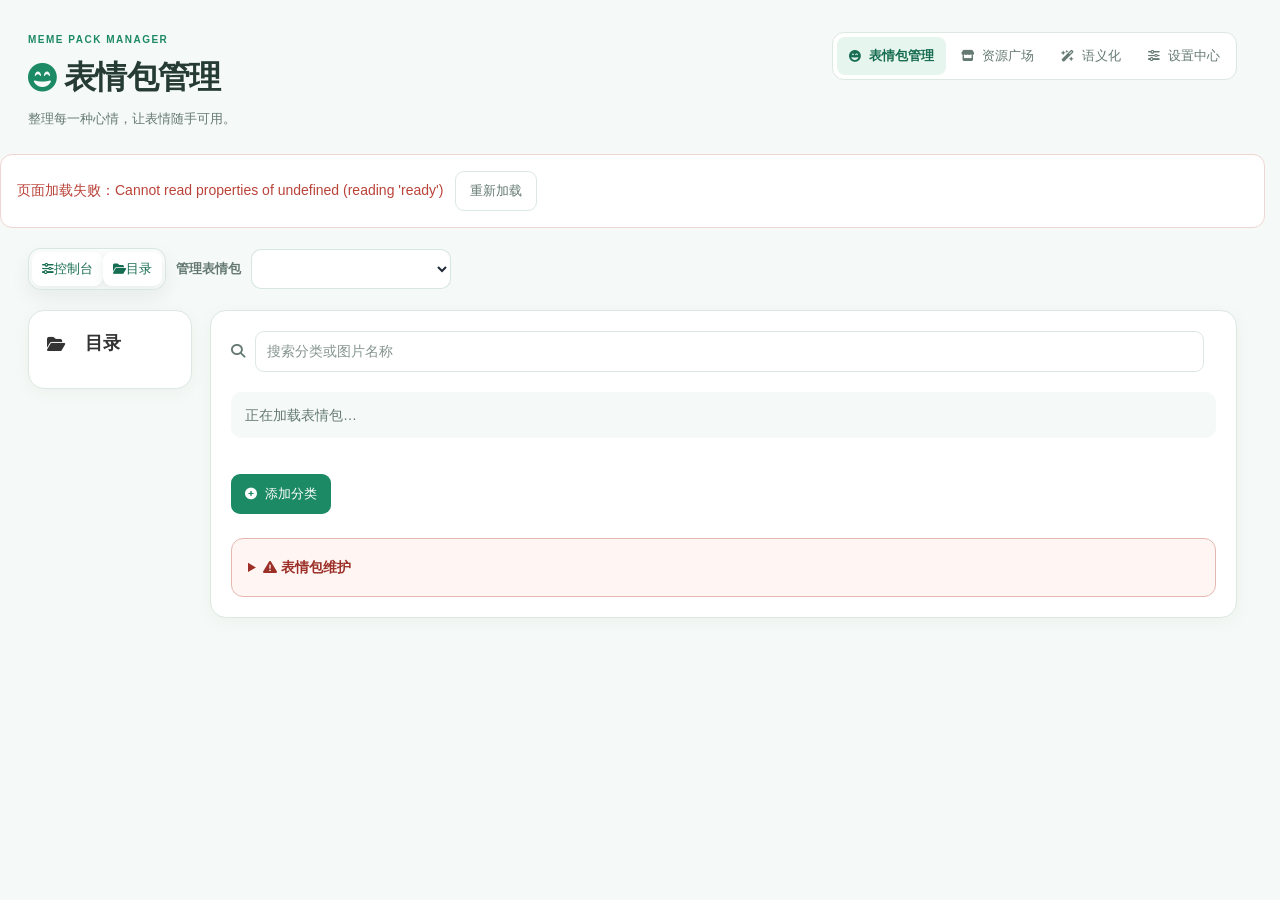
<file: plugins/astrbot_plugin_meme_manager/pages/app/a_manage/index.html>
<!doctype html>
<html lang="zh-CN">
  <head>
    <meta charset="UTF-8" />
    <meta name="viewport" content="width=device-width, initial-scale=1.0" />
    <title>表情包管理中心</title>
    <link rel="stylesheet" href="../shared/fa.min.css" />
    <link rel="stylesheet" href="../shared/ui.css" />
    <link rel="stylesheet" href="./style.css" />
  </head>
  <body class="app-page panel-console-hidden">
    <header class="page-header">
      <div class="page-header-main">
        <div class="page-title-block">
          <p class="eyebrow">Meme Pack Manager</p>
          <h1><i class="fas fa-face-grin-beam icon"></i>表情包管理</h1>
          <p class="page-subtitle">整理每一种心情，让表情随手可用。</p>
        </div>
      </div>
      <nav class="nav-actions" aria-label="页面导航"></nav>
    </header>
    <div class="manage-pack-switch-row">
      <div class="panel-toggle-group" role="group" aria-label="页面视图">
        <button
          id="console-toggle-btn"
          class="panel-toggle"
          type="button"
          aria-expanded="true"
          aria-controls="app-sidebar-panel"
          aria-label="切换控制台"
        >
          <i class="fas fa-sliders icon"></i>控制台
        </button>
        <button
          id="directory-toggle-btn"
          class="panel-toggle"
          type="button"
          aria-expanded="true"
          aria-controls="app-directory-panel"
          aria-label="切换目录"
        >
          <i class="fas fa-folder-open icon"></i>目录
        </button>
      </div>
      <label for="manage-pack-select">管理表情包</label>
      <select id="manage-pack-select" aria-label="选择管理的表情包"></select>
      <button
        id="collection-review-open"
        type="button"
        class="secondary"
        hidden
        aria-haspopup="dialog"
      >
        待审核表情 (0)
      </button>
      <span
        id="pack-semantic-status"
        class="pack-semantic-status semantic-none"
        role="status"
        aria-live="polite"
        hidden
      >
        <i class="fas fa-wand-magic-sparkles"></i>
        <span id="pack-semantic-status-text">正在读取语义状态…</span>
      </span>
      <button
        id="retry-manage-packs-btn"
        type="button"
        class="secondary"
        hidden
      >
        重试
      </button>
    </div>

    <dialog
      id="collection-review-dialog"
      class="collection-review-dialog"
      aria-labelledby="collection-review-title"
    >
      <div class="collection-review-heading">
        <div>
          <p class="eyebrow">Collection Review</p>
          <h2 id="collection-review-title" class="text-h3 pa-4 pb-0 pl-6">
            审核收集到的表情包
          </h2>
          <p id="collection-review-pack"></p>
        </div>
        <button
          id="collection-review-close"
          variant="text"
          type="button"
          class="secondary"
          aria-label="关闭审核"
        >
          关闭
        </button>
      </div>
      <p class="collection-review-hint">
        预览后选择接收，图片才会加入当前表情包。分类可逐张调整；默认优先展示把握较高的图片。
      </p>
      <div class="collection-review-toolbar">
        <label
          >分类
          <select id="collection-review-filter">
            <option value="">全部分类</option>
          </select></label
        >
        <label
          >排序
          <select id="collection-review-sort">
            <option value="desc">把握度从高到低</option>
            <option value="asc">把握度从低到高</option>
          </select></label
        >
        <label
          ><input
            id="collection-review-select-all"
            type="checkbox"
          />选择当前筛选结果</label
        >
        <button
          id="collection-review-refresh"
          type="button"
          class="secondary"
          variant="tonal"
        >
          刷新
        </button>
      </div>
      <details id="collection-review-stats" class="collection-review-stats">
        <summary>最近收集状态</summary>
        <p class="collection-review-hint">
          当前运行期间的全局统计，包含其他表情包；重启后重新计数。
        </p>
        <dl id="collection-review-counters"></dl>
      </details>
      <p id="collection-review-status" role="status" aria-live="polite"></p>
      <div id="collection-review-grid" class="collection-review-grid"></div>
      <button
        id="collection-review-more"
        variant="tonal"
        type="button"
        class="secondary"
        hidden
      >
        显示更多
      </button>
      <div class="collection-review-footer">
        <span id="collection-review-selection">已选 0 张</span>
        <label
          ><input
            id="collection-review-remember"
            type="checkbox"
          />丢弃时不再收集这些图片</label
        >
        <button
          id="collection-review-discard"
          variant="tonal"
          type="button"
          class="secondary"
          disabled
        >
          丢弃所选
        </button>
        <button
          id="collection-review-accept"
          type="button"
          variant="tonal"
          disabled
        >
          接收所选
        </button>
      </div>
    </dialog>
    <div
      id="sidebar-backdrop"
      class="sidebar-backdrop hidden"
      aria-hidden="true"
    ></div>

    <div class="container">
      <aside class="left-panel" id="app-sidebar-panel">
        <div class="left-panel-header">
          <div>
            <p class="left-panel-eyebrow">控制台</p>
            <h2>管理控制台</h2>
          </div>
          <button
            type="button"
            class="panel-close-btn"
            data-panel-close="console"
            aria-label="收起控制台"
          >
            <i class="fas fa-xmark"></i>
          </button>
        </div>

        <div class="console-section-heading">
          <span><i class="fas fa-arrows-rotate"></i>同步管理</span>
        </div>
        <div class="sync-buttons">
          <button id="check-sync-btn">
            <i class="fas fa-sync icon"></i>检查同步状态
          </button>
        </div>

        <div class="sync-panel">
          <h3><i class="fas fa-gear icon"></i>配置同步</h3>
          <div id="sync-status">
            <p>
              <i class="fas fa-spinner fa-spin icon"></i>正在检查同步状态...
            </p>
          </div>
        </div>

        <hr class="sync-divider" />

        <div class="sync-panel">
          <h4><i class="fas fa-cloud icon"></i>图床同步</h4>
          <a
            href="../settings/index.html#storage"
            data-nav-target="../settings/index.html#storage"
            >图床设置</a
          >
          <div class="sync-status">
            <div class="sync-provider-summary">
              <p>
                <i class="fas fa-server icon"></i>图床服务商:
                <span id="img-host-provider">--</span>
              </p>
              <p>
                <i class="fas fa-images icon"></i>云端图片数:
                <span id="remote-image-count">--</span> 张
              </p>
              <p>
                <i class="fas fa-hard-drive icon"></i>云端占用:
                <span id="remote-storage-size">--</span>
              </p>
            </div>
            <div class="sync-metrics-summary">
              <p class="sync-metric-item">
                <i class="fas fa-upload icon"></i>
                <span class="sync-metric-label">待上传</span>
                <span class="sync-metric-value"
                  ><span id="upload-count">0</span> 个文件</span
                >
              </p>
              <p class="sync-metric-item">
                <i class="fas fa-download icon"></i>
                <span class="sync-metric-label">待下载</span>
                <span class="sync-metric-value"
                  ><span id="download-count">0</span> 个文件</span
                >
              </p>
              <p class="sync-metric-item">
                <i class="fas fa-cloud icon"></i>
                <span class="sync-metric-label">云端多出</span>
                <span class="sync-metric-value"
                  ><span id="remote-extra-count">0</span> 个文件</span
                >
              </p>
              <p class="sync-metric-item">
                <i class="fas fa-folder-plus icon"></i>
                <span class="sync-metric-label">本地多出</span>
                <span class="sync-metric-value"
                  ><span id="local-extra-count">0</span> 个文件</span
                >
              </p>
            </div>
            <details id="img-host-conflicts" class="manage-maintenance hidden">
              <summary>
                同名冲突或待确认：<span id="conflict-count">0</span> 个
              </summary>
              <p class="hint">
                增量同步会保留这些图片。检查后，可在高级同步中选择以本地或云端为准。首次升级时，没有内容校验记录的同名图片也会列在这里。
              </p>
              <ul id="img-host-conflict-files"></ul>
            </details>
            <p
              id="img-host-sync-progress"
              class="sync-progress-message hidden"
              role="status"
            >
              <i class="fas fa-spinner fa-spin icon"></i>
              <span id="img-host-sync-progress-text">同步准备中...</span>
            </p>
            <button id="cancel-img-host-sync-btn" class="hidden" type="button">
              <i class="fas fa-stop icon"></i>停止同步
            </button>
            <button id="upload-sync-btn">
              <i class="fas fa-cloud-arrow-up icon"></i>同步到云端
            </button>
            <button id="download-sync-btn">
              <i class="fas fa-cloud-arrow-down icon"></i>从云端同步
            </button>
            <details class="manage-maintenance">
              <summary>高级同步</summary>
              <p class="hint">
                强制同步会覆盖同名图片并删除目标端多出的图片，请先检查差异。
              </p>
              <button id="force-upload-sync-btn" class="danger">
                <i class="fas fa-triangle-exclamation icon"></i>强制同步云端
              </button>
              <button id="force-download-sync-btn" class="danger">
                <i class="fas fa-triangle-exclamation icon"></i>从云端覆盖本地
              </button>
            </details>
          </div>
        </div>
      </aside>

      <aside class="directory-panel" id="app-directory-panel">
        <div id="sidebar">
          <div class="directory-panel-header">
            <h2><i class="fas fa-folder-open icon"></i>目录</h2>
            <button
              type="button"
              class="panel-close-btn"
              data-panel-close="directory"
              aria-label="收起目录"
            >
              <i class="fas fa-xmark"></i>
            </button>
          </div>
          <ul id="sidebar-list"></ul>
        </div>
      </aside>

      <main id="content">
        <div class="library-search-row">
          <label class="library-search" for="library-search-input">
            <i class="fas fa-magnifying-glass" aria-hidden="true"></i>
            <input
              id="library-search-input"
              type="search"
              aria-label="搜索分类或图片名称"
              placeholder="搜索分类或图片名称"
              autocomplete="off"
            />
          </label>
          <span
            id="library-result-count"
            class="hint"
            aria-live="polite"
          ></span>
        </div>
        <div
          id="library-load-state"
          class="library-load-state"
          role="status"
          aria-live="polite"
        >
          <span id="library-load-message">正在加载表情包…</span>
          <button id="library-retry-btn" class="ghost hidden" type="button">
            重试
          </button>
        </div>
        <div class="pack-index-toolbar" aria-label="当前表情包向量状态">
          <span
            id="pack-vector-status"
            class="pack-vector-status hidden"
            role="status"
            aria-live="polite"
          >
            <i class="fas fa-cubes-stacked"></i>
            <span id="pack-vector-status-text">正在读取向量维度…</span>
          </span>
          <button
            id="increment-pack-vectors-btn"
            type="button"
            class="secondary vector-rebuild-btn hidden"
            disabled
          >
            <i class="fas fa-plus icon"></i>增量处理
          </button>
          <button
            id="rebuild-pack-vectors-btn"
            type="button"
            class="secondary vector-rebuild-btn hidden"
            disabled
          >
            <i class="fas fa-arrows-rotate icon"></i>按当前维度重建
          </button>
        </div>
        <section
          id="semantic-review-toolbar"
          class="semantic-review-toolbar hidden"
          aria-label="分类审核筛选"
        >
          <div class="semantic-review-toolbar-copy">
            <p class="eyebrow">Category Review</p>
            <h2>分类审核</h2>
            <p>按审核状态筛选，快速找到需要复核的图片。</p>
          </div>
          <div
            id="semantic-review-stats"
            class="semantic-review-stats"
            role="group"
          >
            <button type="button" data-review-filter="all" class="active">
              全部 <span>0</span>
            </button>
            <button type="button" data-review-filter="auto_match">
              自动符合 <span>0</span>
            </button>
            <button type="button" data-review-filter="needs_review">
              建议复核 <span>0</span>
            </button>
            <button type="button" data-review-filter="reclassified">
              自动重分类 <span>0</span>
            </button>
            <button type="button" data-review-filter="manual_confirmed">
              已人工确认 <span>0</span>
            </button>
            <button type="button" data-review-filter="manual_rejected">
              人工判定不符 <span>0</span>
            </button>
            <button type="button" data-review-filter="unchecked">
              尚未检查 <span>0</span>
            </button>
          </div>
        </section>
        <div id="emoji-categories"></div>
        <button id="add-category-btn">
          <i class="fas fa-plus-circle icon"></i>添加分类
        </button>
        <div id="add-category-form" style="display: none">
          <label for="new-category-name">分类名称</label>
          <input
            type="text"
            id="new-category-name"
            placeholder="输入类别名称"
            class="form-control"
          />
          <label for="new-category-description">分类描述</label>
          <input
            type="text"
            id="new-category-description"
            placeholder="输入类别描述"
            class="form-control mt-2"
          />
          <button id="save-category-btn" class="btn btn-primary mt-2">
            <i class="fas fa-save icon"></i>保存分类
          </button>
          <button id="cancel-category-btn" class="ghost" type="button">
            取消
          </button>
        </div>
        <details class="manage-maintenance library-maintenance">
          <summary>
            <i class="fas fa-triangle-exclamation" aria-hidden="true"></i>
            表情包维护
          </summary>
          <div class="maintenance-warning">
            <strong>请先备份，再执行以下操作。</strong>
            <p>清空图片：删除当前包内的全部图片，保留分类。</p>
            <p>删除表情包：移除当前整个包及其内容。</p>
          </div>
          <div class="button-row">
            <button id="clear-all-btn" class="danger" type="button">
              <i class="fas fa-broom icon" aria-hidden="true"></i
              >清空当前包全部图片
            </button>
            <button id="delete-manage-pack-btn" class="danger" type="button">
              删除当前表情包
            </button>
          </div>
        </details>
      </main>
    </div>

    <div
      id="toast-container"
      class="toast-container"
      aria-live="polite"
      aria-atomic="true"
    ></div>

    <div
      id="batch-context-menu"
      class="batch-context-menu hidden"
      role="menu"
      aria-hidden="true"
      aria-label="批量管理菜单"
    >
      <div class="batch-context-menu-header">
        <p id="batch-context-menu-title">批量管理</p>
        <p id="batch-context-menu-subtitle">选择一个操作继续</p>
      </div>
      <div class="batch-context-menu-actions">
        <button
          id="context-menu-delete-btn"
          type="button"
          class="danger"
          role="menuitem"
        >
          <i class="fas fa-trash-can icon"></i>删除文件
        </button>
        <button
          id="context-menu-move-btn"
          type="button"
          class="secondary"
          role="menuitem"
        >
          <i class="fas fa-right-left icon"></i>移动文件
        </button>
        <button
          id="context-menu-copy-btn"
          type="button"
          class="secondary"
          role="menuitem"
        >
          <i class="fas fa-copy icon"></i>复制文件
        </button>
        <button id="context-menu-paste-btn" type="button" role="menuitem">
          <i class="fas fa-paste icon"></i>粘贴文件
        </button>
      </div>
    </div>

    <div
      id="move-target-modal"
      class="move-target-modal hidden"
      aria-hidden="true"
    >
      <div
        class="move-target-modal-card"
        role="dialog"
        aria-modal="true"
        aria-labelledby="move-target-modal-title"
      >
        <p class="move-target-modal-eyebrow">批量移动</p>
        <h2 id="move-target-modal-title">选择目标分类</h2>
        <p id="move-target-modal-description">
          选择一个分类，将已选表情包批量移动过去。
        </p>
        <input
          id="move-target-search"
          type="search"
          aria-label="搜索目标分类"
          placeholder="搜索目标分类"
        />
        <p id="move-target-empty" class="hidden" role="status">
          没有匹配的分类
        </p>
        <div id="move-target-list" class="move-target-list"></div>
        <div class="move-target-modal-actions">
          <button id="move-target-cancel-btn" class="secondary">取消</button>
        </div>
      </div>
    </div>

    <div
      id="category-edit-modal"
      class="category-edit-modal hidden"
      aria-hidden="true"
    >
      <div
        class="category-edit-modal-card"
        role="dialog"
        aria-modal="true"
        aria-labelledby="category-edit-modal-title"
      >
        <p class="category-edit-modal-eyebrow">类别编辑</p>
        <h2 id="category-edit-modal-title">编辑类别</h2>
        <p id="category-edit-modal-description">
          修改类别名称和描述，保存后立即生效。
        </p>
        <div class="category-edit-form-panel">
          <label for="category-edit-name-input">类别名称</label>
          <input
            id="category-edit-name-input"
            type="text"
            placeholder="输入类别名称"
          />
          <label for="category-edit-desc-input">类别描述</label>
          <input
            id="category-edit-desc-input"
            type="text"
            placeholder="输入类别描述"
          />
        </div>
        <div class="category-edit-modal-actions">
          <button id="category-edit-cancel-btn" class="secondary">取消</button>
          <button id="category-edit-save-btn">保存修改</button>
        </div>
      </div>
    </div>

    <div
      id="confirm-modal"
      class="confirm-modal hidden"
      aria-hidden="true"
      inert
    >
      <div
        class="confirm-modal-card"
        role="dialog"
        aria-modal="true"
        aria-labelledby="confirm-modal-title"
      >
        <p class="confirm-modal-eyebrow">操作确认</p>
        <h2 id="confirm-modal-title">请确认操作</h2>
        <p id="confirm-modal-description"></p>
        <div class="confirm-modal-actions">
          <button id="confirm-modal-cancel-btn" class="secondary">取消</button>
          <button id="confirm-modal-confirm-btn">确认</button>
        </div>
      </div>
    </div>

    <div
      id="danger-confirm-modal"
      class="danger-modal hidden"
      aria-hidden="true"
    >
      <div
        class="danger-modal-card"
        role="dialog"
        aria-modal="true"
        aria-labelledby="danger-modal-title"
      >
        <p class="danger-modal-eyebrow">危险操作</p>
        <h2 id="danger-modal-title">请确认操作</h2>
        <p id="danger-modal-description"></p>
        <p>此操作无法撤销，请确认已备份需要保留的内容。</p>
        <label class="danger-modal-check" for="danger-modal-ack">
          <input type="checkbox" id="danger-modal-ack" />
          <span>我已理解该操作不可恢复</span>
        </label>
        <p id="danger-modal-stage-text" class="danger-modal-stage-text">
          请先勾选已理解，再进入 5 秒倒计时的最终确认。
        </p>
        <div class="danger-modal-actions">
          <button id="danger-modal-cancel-btn" class="secondary">取消</button>
          <button id="danger-modal-confirm-btn" class="danger" disabled>
            继续确认
          </button>
        </div>
      </div>
    </div>

    <aside
      id="drag-target-tray"
      class="drag-target-tray hidden"
      aria-label="拖动到分类"
    >
      <strong>移动到分类</strong>
      <p>松手即可移动，按 Esc 取消</p>
      <div id="drag-target-list" class="drag-target-list"></div>
    </aside>
    <div class="move-action-dock">
      <div id="move-result" class="move-result hidden">
        <span id="move-result-text" role="status"></span>
        <button id="move-undo-btn" type="button" class="secondary">撤销</button>
        <button
          id="move-result-dismiss"
          type="button"
          class="secondary"
          aria-label="关闭移动结果"
        >
          ×
        </button>
      </div>
      <div
        id="selection-dock"
        class="selection-dock hidden"
        role="region"
        aria-label="批量操作"
      >
        <span id="selection-dock-summary" role="status">已选 0 张</span>
        <button id="selection-dock-move" type="button">移动分类</button>
        <button id="selection-dock-pack" type="button" class="secondary">
          移到其他表情包
        </button>
        <button
          id="selection-dock-delete"
          type="button"
          class="secondary"
          disabled
        >
          删除已选
        </button>
        <button id="selection-dock-exit" type="button" class="secondary">
          取消选择
        </button>
      </div>
    </div>
    <dialog id="pack-transfer-dialog" aria-labelledby="pack-transfer-title">
      <h2 id="pack-transfer-title">移到其他表情包</h2>
      <p>选定目标表情包，再决定这些图片如何归类。</p>
      <fieldset id="pack-transfer-fields">
        <label>目标表情包<select id="pack-transfer-pack"></select></label>
        <label
          >分类处理方式<select id="pack-transfer-mode">
            <option value="target">指定目标分类（忽略原分类）</option>
            <option value="preserve">保留原分类</option>
          </select></label
        >
        <label id="pack-transfer-category-field"
          >目标分类<select id="pack-transfer-category"></select
        ></label>
        <div id="pack-transfer-plan"></div>
      </fieldset>
      <p id="pack-transfer-status" role="status"></p>
      <div class="pack-transfer-actions">
        <button id="pack-transfer-retry" type="button" class="secondary">
          重新检查
        </button>
        <button id="pack-transfer-cancel" type="button" class="secondary">
          取消
        </button>
        <button id="pack-transfer-confirm" type="button" disabled>
          确认移动
        </button>
      </div>
    </dialog>
    <div id="drag-hud" class="drag-hud hidden" aria-hidden="true">
      <div class="drag-hud-ring"></div>
      <div class="drag-hud-center">
        <img id="drag-hud-preview" alt="" />
        <span id="drag-hud-label">选择</span>
      </div>
      <div id="drag-hud-caption" class="drag-hud-caption">
        长按选择，滑动浏览
      </div>
    </div>

    <div
      id="image-preview-modal"
      class="image-preview-modal hidden"
      aria-hidden="true"
    >
      <div
        class="image-preview-stage"
        role="dialog"
        aria-modal="true"
        aria-label="表情包预览"
      >
        <button
          id="image-preview-close-btn"
          class="image-preview-close"
          type="button"
          aria-label="关闭预览"
        >
          <i class="fas fa-xmark"></i>
        </button>
        <div id="image-preview-frame" class="image-preview-frame">
          <div id="image-preview-loading" class="image-preview-loading">
            <i class="fas fa-spinner fa-spin"></i>
          </div>
          <img id="image-preview-img" alt="表情包预览" />
          <button
            id="image-preview-original-btn"
            class="image-preview-original"
            type="button"
          >
            <i class="fas fa-up-right-and-down-left-from-center icon"></i>原图
          </button>
        </div>
        <aside
          id="image-preview-semantic"
          class="image-preview-semantic semantic-loading"
          aria-live="polite"
        >
          <div class="image-preview-semantic-header">
            <div>
              <p class="image-preview-semantic-eyebrow">Semantic Detail</p>
              <h2>图片语义</h2>
            </div>
            <span
              id="image-preview-semantic-state"
              class="image-preview-semantic-state"
              >读取中</span
            >
          </div>
          <p
            id="image-preview-semantic-filename"
            class="image-preview-semantic-filename"
          ></p>
          <div class="image-preview-semantic-badges" aria-label="语义状态">
            <span
              id="image-preview-source-state"
              class="image-preview-status-badge"
              >自动生成</span
            >
            <span
              id="image-preview-vector-state"
              class="image-preview-status-badge"
              >向量等待更新</span
            >
          </div>
          <p
            id="image-preview-duplicate-notice"
            class="image-preview-duplicate-notice hidden"
          ></p>
          <div
            id="image-preview-category-review"
            class="image-preview-category-review"
          >
            <span
              id="image-preview-category-tag"
              class="image-preview-category-tag"
            ></span>
            <span
              id="image-preview-category-review-state"
              class="image-preview-category-review-state"
            ></span>
            <p
              id="image-preview-category-review-reason"
              class="image-preview-category-review-reason hidden"
            ></p>
            <p
              id="image-preview-reclassification"
              class="image-preview-reclassification hidden"
            ></p>
            <div
              id="image-preview-review-actions"
              class="image-preview-review-actions hidden"
            >
              <button
                id="image-preview-category-confirm-btn"
                type="button"
                class="secondary hidden"
              >
                确认当前分类正确
              </button>
              <button
                id="image-preview-review-edit-btn"
                type="button"
                class="hidden"
              >
                修改语义或分类
              </button>
            </div>
          </div>
          <div class="image-preview-semantic-section image-preview-read-view">
            <p class="image-preview-semantic-label">图片含义</p>
            <p
              id="image-preview-semantic-caption"
              class="image-preview-semantic-caption"
            >
              正在读取这张图片的语义信息…
            </p>
          </div>
          <div
            id="image-preview-semantic-tags-wrap"
            class="image-preview-semantic-section image-preview-read-view hidden"
          >
            <p class="image-preview-semantic-label">语义标签</p>
            <div
              id="image-preview-semantic-tags"
              class="image-preview-semantic-tags"
            ></div>
          </div>
          <div
            id="image-preview-visible-text-wrap"
            class="image-preview-semantic-section image-preview-read-view hidden"
          >
            <p class="image-preview-semantic-label">图片内文字</p>
            <p
              id="image-preview-visible-text"
              class="image-preview-visible-text"
            ></p>
          </div>
          <p
            id="image-preview-semantic-index"
            class="image-preview-semantic-index"
          ></p>
          <div
            id="image-preview-semantic-actions"
            class="image-preview-semantic-actions"
          >
            <button id="image-preview-edit-btn" type="button">
              修改图片语义
            </button>
            <button
              id="image-preview-restore-auto-btn"
              type="button"
              class="secondary hidden"
            >
              恢复自动生成
            </button>
          </div>
          <form
            id="image-preview-edit-form"
            class="image-preview-edit-form hidden"
          >
            <div class="image-preview-review-rewrite">
              <div class="image-preview-edit-field">
                <label for="image-preview-review-instruction"
                  >人工复审意见</label
                >
                <textarea
                  id="image-preview-review-instruction"
                  rows="3"
                  maxlength="2000"
                  placeholder="例如：这不是生气，而是看到离谱内容后无语；请重新识别图片文字，并改写含义和标签。"
                ></textarea>
              </div>
              <button
                id="image-preview-review-rewrite-btn"
                type="button"
                class="secondary"
              >
                让视觉模型按意见重写
              </button>
              <p
                id="image-preview-review-rewrite-status"
                class="image-preview-review-rewrite-status"
              >
                模型会重写语义并自动选择分类；只生成候选，不会直接保存或移动。
              </p>
            </div>
            <div class="image-preview-edit-field">
              <label>固定分类标签（只读）</label>
              <div
                id="image-preview-fixed-tags"
                class="image-preview-fixed-tags"
              ></div>
            </div>
            <div class="image-preview-edit-field">
              <label for="image-preview-caption-input">图片含义描述</label>
              <textarea
                id="image-preview-caption-input"
                rows="4"
                maxlength="4000"
                required
              ></textarea>
            </div>
            <div class="image-preview-edit-field">
              <label for="image-preview-tags-input">普通语义标签</label>
              <input
                id="image-preview-tags-input"
                type="text"
                placeholder="用中文逗号、英文逗号或换行分隔"
              />
            </div>
            <div class="image-preview-edit-field">
              <label for="image-preview-visible-text-input"
                >图片中可见文字</label
              >
              <textarea
                id="image-preview-visible-text-input"
                rows="3"
                maxlength="4000"
              ></textarea>
            </div>
            <div class="image-preview-edit-field">
              <label for="image-preview-category-decision"
                >当前分类人工判断</label
              >
              <select id="image-preview-category-decision">
                <option value="keep">保持现有判断</option>
                <option value="match">确认当前分类正确</option>
                <option value="mismatch">确认当前分类不正确</option>
              </select>
            </div>
            <div class="image-preview-edit-field">
              <label for="image-preview-target-category"
                >保存时移动到其他分类（可选）</label
              >
              <select id="image-preview-target-category">
                <option value="">保持当前分类</option>
              </select>
              <small>
                视觉模型重写后会自动填入建议分类，你只需检查。选择新分类后，请点击“保存、移动并更新该图向量”；其他同内容图片不变。
              </small>
            </div>
            <p id="image-preview-edit-scope" class="image-preview-edit-scope">
              只修改当前路径的图片。
            </p>
            <div class="image-preview-edit-actions">
              <button
                id="image-preview-edit-cancel-btn"
                type="button"
                class="secondary"
              >
                取消
              </button>
              <button
                id="image-preview-save-btn"
                type="submit"
                class="secondary"
              >
                仅保存
              </button>
              <button id="image-preview-save-vector-btn" type="button">
                保存并更新该图向量
              </button>
            </div>
          </form>
        </aside>
      </div>
    </div>

    <dialog id="create-pack-dialog" aria-labelledby="create-pack-title">
      <form id="create-pack-form">
        <h2 id="create-pack-title" class="text-h3 pa-4 pb-0 pl-6">
          创建新表情包
        </h2>
        <p>创建后会自动切换到新包，可立即上传表情或从其他包移入。</p>
        <fieldset id="create-pack-fields">
          <label
            >表情包名称
            <input
              name="name"
              required
              maxlength="80"
              placeholder="例如：我的日常表情"
              autocomplete="off"
          /></label>
          <label
            >描述（可选）
            <textarea
              name="description"
              maxlength="500"
              rows="3"
              placeholder="介绍一下这个表情包"
            ></textarea>
          </label>
        </fieldset>
        <p id="create-pack-error" role="alert"></p>
        <div class="confirm-modal-actions">
          <button id="create-pack-cancel" type="button" class="secondary">
            取消
          </button>
          <button id="create-pack-submit" type="submit">创建并打开</button>
        </div>
      </form>
    </dialog>
    <script type="module" src="../shared/ui.js"></script>
    <script type="module" src="./script.js"></script>
  </body>
</html>
</file>
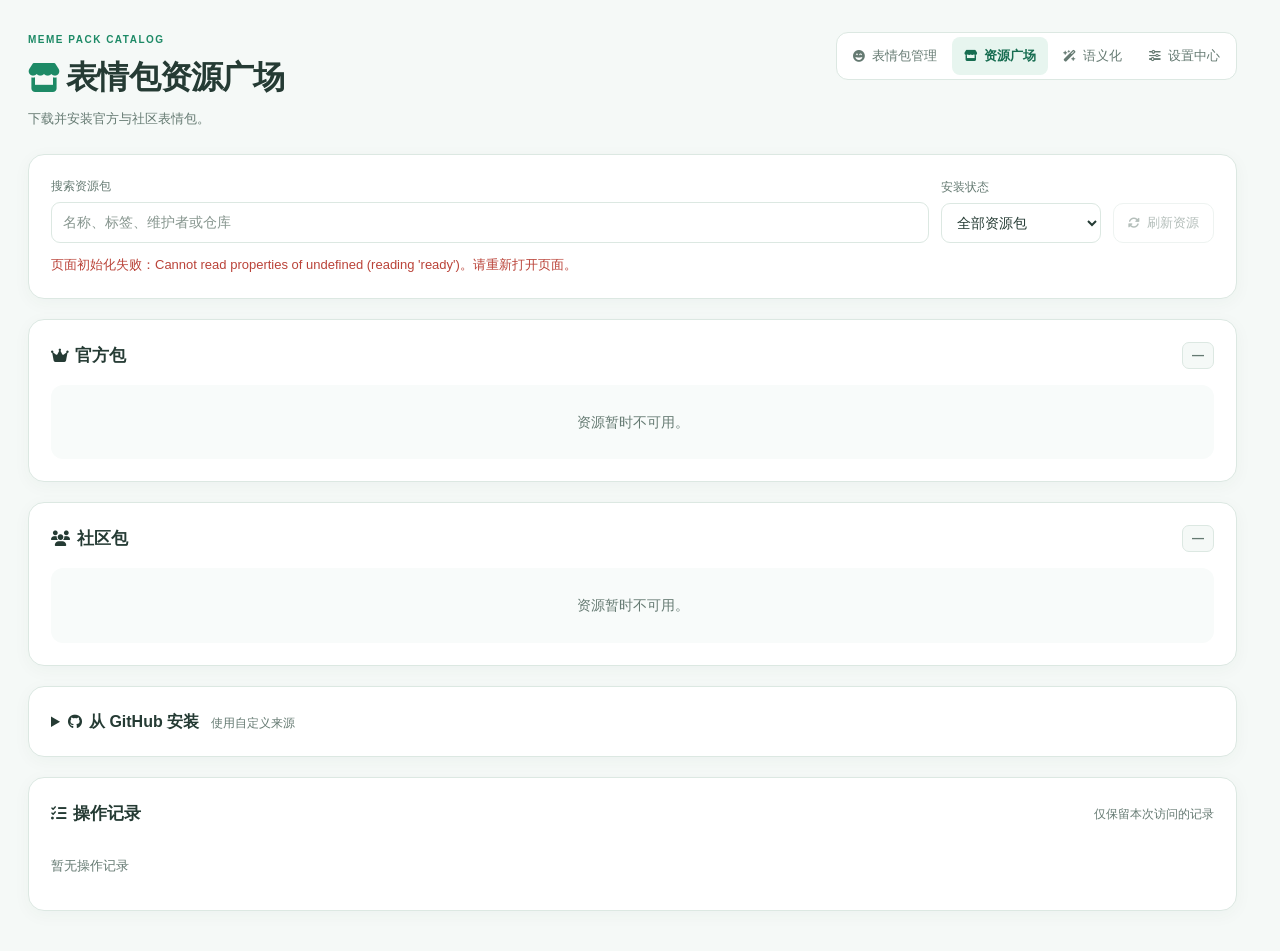
<file: plugins/astrbot_plugin_meme_manager/pages/app/catalog/index.html>
<!doctype html>
<html lang="zh-CN">
  <head>
    <meta charset="UTF-8" />
    <meta name="viewport" content="width=device-width, initial-scale=1.0" />
    <title>表情包资源广场</title>
    <link rel="stylesheet" href="../shared/fa.min.css" />
    <link rel="stylesheet" href="../shared/ui.css" />
    <link rel="stylesheet" href="./style.css" />
  </head>
  <body>
    <header class="page-header">
      <div>
        <p class="eyebrow">Meme Pack Catalog</p>
        <h1><i class="fas fa-store icon"></i>表情包资源广场</h1>
        <p class="subtitle">下载并安装官方与社区表情包。</p>
      </div>
      <nav class="nav-actions" aria-label="页面导航"></nav>
    </header>

    <main class="layout">
      <section class="panel catalog-toolbar" aria-label="查找资源包">
        <div class="catalog-search-row">
          <div class="field-row catalog-search">
            <label for="catalog-search">搜索资源包</label>
            <input
              id="catalog-search"
              type="search"
              placeholder="名称、标签、维护者或仓库"
              autocomplete="off"
            />
          </div>
          <div class="field-row catalog-filter">
            <label for="catalog-filter">安装状态</label>
            <select id="catalog-filter">
              <option value="all">全部资源包</option>
              <option value="available">未安装</option>
              <option value="installed">已安装</option>
              <option value="updates">可更新</option>
            </select>
          </div>
          <button id="refresh-catalog-btn" type="button" class="ghost" disabled>
            <i class="fas fa-rotate icon" aria-hidden="true"></i>刷新资源
          </button>
        </div>
        <p id="catalog-status" class="catalog-status" role="status">
          正在读取资源列表…
        </p>
        <p
          id="installed-status"
          class="catalog-status hidden"
          role="status"
        ></p>
      </section>

      <section
        id="install-task"
        class="panel install-task hidden"
        aria-label="后台安装任务"
      >
        <div>
          <strong id="install-task-name">正在安装</strong>
          <p id="install-task-status" class="hint" role="status">
            正在准备安装任务
          </p>
        </div>
        <button id="show-install-progress" type="button" class="ghost">
          查看进度
        </button>
      </section>

      <section id="updates-zone" class="panel catalog-list hidden">
        <div class="panel-header">
          <h2><i class="fas fa-rotate icon"></i>可更新</h2>
          <span id="updates-pack-count" class="badge">0</span>
        </div>
        <div id="updates-grid" class="catalog-grid"></div>
      </section>

      <section class="panel catalog-list official-zone">
        <div class="panel-header">
          <h2><i class="fas fa-crown icon"></i>官方包</h2>
          <span id="official-pack-count" class="badge">—</span>
        </div>
        <div id="official-grid" class="catalog-grid empty">
          <p>正在读取官方包…</p>
        </div>
      </section>

      <section class="panel catalog-list community-zone">
        <div class="panel-header">
          <h2><i class="fas fa-users icon"></i>社区包</h2>
          <span id="community-pack-count" class="badge">—</span>
        </div>
        <div id="community-grid" class="catalog-grid empty">
          <p>正在读取社区包…</p>
        </div>
      </section>

      <details class="panel manual-source">
        <summary>
          <i class="fab fa-github icon" aria-hidden="true"></i>从 GitHub
          安装<span>使用自定义来源</span>
        </summary>
        <p id="source-form-hint" class="manual-source-hint">
          <i class="fas fa-circle-info"></i>
          输入表情包的仓库与目录。支持兼容结构的表情包，安装时会自动识别。
        </p>
        <form id="source-install-form" aria-describedby="source-form-hint">
          <div class="triple-grid">
            <div class="field-row">
              <label for="source-repo-input">GitHub 仓库</label>
              <input
                id="source-repo-input"
                type="text"
                placeholder="owner/repo"
                required
                autocomplete="off"
                spellcheck="false"
                aria-describedby="source-repo-hint"
              />
              <span id="source-repo-hint" class="field-hint"
                >填写用户名/仓库名，例如 anka-afk/meme-packs</span
              >
            </div>
            <div class="field-row">
              <label for="source-ref-input">分支或版本</label>
              <input
                id="source-ref-input"
                type="text"
                value="main"
                placeholder="main"
                required
                spellcheck="false"
                aria-describedby="source-ref-hint"
              />
              <span id="source-ref-hint" class="field-hint"
                >填写分支名、标签或提交 ID</span
              >
            </div>
            <div class="field-row">
              <label for="source-subpath-input">包所在目录</label>
              <input
                id="source-subpath-input"
                type="text"
                placeholder="packs/official-basic"
                value="."
                required
                spellcheck="false"
                aria-describedby="source-subpath-hint"
              />
              <span id="source-subpath-hint" class="field-hint"
                >相对于仓库根目录；根目录填写 .</span
              >
            </div>
          </div>
          <div class="button-row">
            <button id="install-source-btn" type="submit" disabled>
              <i class="fas fa-download icon"></i>安装此来源
            </button>
          </div>
        </form>
      </details>

      <section class="panel log-panel">
        <div class="panel-header">
          <h2><i class="fas fa-list-check icon"></i>操作记录</h2>
          <span class="hint">仅保留本次访问的记录</span>
        </div>
        <div id="log-list" class="log-list" role="log" aria-live="polite"></div>
      </section>
    </main>

    <div id="install-dialog" class="dialog-mask hidden" aria-hidden="true">
      <div
        class="dialog-card"
        role="dialog"
        aria-modal="true"
        aria-labelledby="install-dialog-title"
        aria-describedby="install-dialog-pack-name"
      >
        <h3 id="install-dialog-title">
          <i class="fas fa-download icon"></i>安装选项
        </h3>
        <p id="install-dialog-pack-name" class="dialog-meta"></p>
        <label class="checkbox">
          <input id="install-overwrite-checkbox" type="checkbox" />
          <span>覆盖同名表情包</span>
        </label>
        <p class="dialog-tip">
          如有同名包，默认保留原包并为新包追加后缀。勾选覆盖将替换原包文件。
        </p>
        <label class="checkbox">
          <input id="install-default-checkbox" type="checkbox" />
          <span>安装后设为默认</span>
        </label>
        <div class="dialog-actions">
          <button id="install-dialog-cancel" class="ghost" type="button">
            取消
          </button>
          <button id="install-dialog-confirm" type="button">确认安装</button>
        </div>
      </div>
    </div>

    <div
      id="install-progress-dialog"
      class="dialog-mask hidden"
      aria-hidden="true"
    >
      <div
        class="dialog-card progress-dialog-card"
        role="dialog"
        aria-modal="true"
        aria-labelledby="install-progress-title"
      >
        <h3 id="install-progress-title">
          <i class="fas fa-cloud-arrow-down icon"></i>正在安装表情包
        </h3>
        <p id="install-progress-pack-name" class="dialog-meta"></p>
        <div class="progress-summary" aria-live="polite">
          <span id="install-progress-phase">正在准备安装任务</span>
          <strong id="install-progress-percent">0%</strong>
        </div>
        <div
          id="install-progress-track"
          class="progress-track"
          role="progressbar"
          aria-label="安装进度"
          aria-valuemin="0"
          aria-valuemax="100"
          aria-valuenow="0"
        >
          <div id="install-progress-bar" class="progress-bar"></div>
        </div>
        <p id="install-progress-bytes" class="progress-bytes">等待下载开始…</p>
        <p class="dialog-tip">
          切换页面后安装仍会继续，返回资源广场可恢复进度。
        </p>
        <div class="dialog-actions">
          <button
            id="install-progress-cancel"
            class="ghost danger-text"
            type="button"
          >
            取消安装
          </button>
          <button
            id="install-progress-hide"
            class="ghost"
            type="button"
            data-dialog-dismiss
          >
            后台安装
          </button>
        </div>
      </div>
    </div>

    <script type="module" src="../shared/ui.js"></script>
    <script type="module" src="./script.js"></script>
  </body>
</html>
</file>
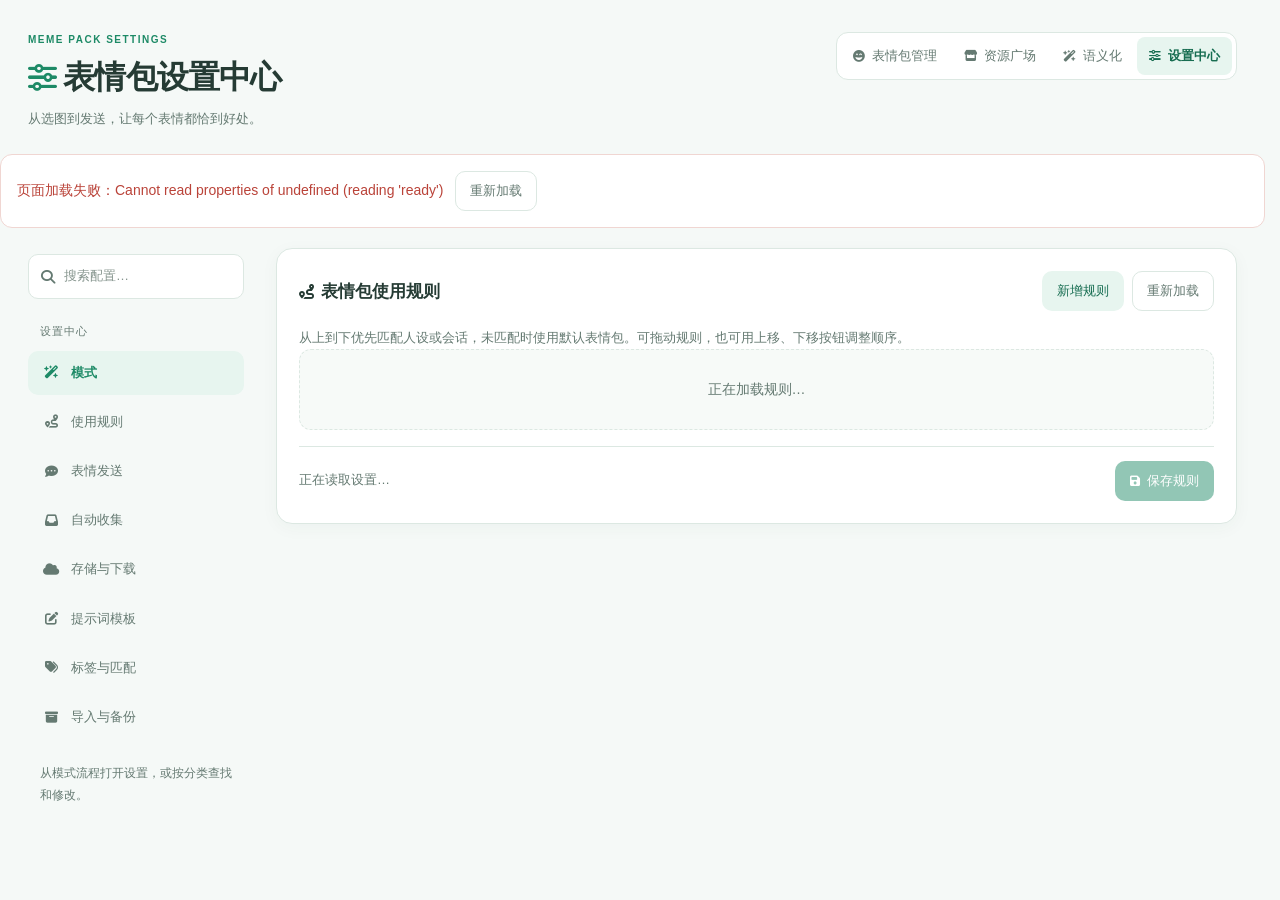
<file: plugins/astrbot_plugin_meme_manager/pages/app/settings/index.html>
<!doctype html>
<html lang="zh-CN">
  <head>
    <meta charset="UTF-8" />
    <meta name="viewport" content="width=device-width, initial-scale=1.0" />
    <title>表情包设置中心</title>
    <link rel="stylesheet" href="../shared/fa.min.css" />
    <link rel="stylesheet" href="../shared/ui.css" />
    <link rel="stylesheet" href="./style.css" />
  </head>
  <body>
    <header class="page-header">
      <div>
        <p class="eyebrow">Meme Pack Settings</p>
        <h1><i class="fas fa-sliders icon"></i>表情包设置中心</h1>
        <p class="subtitle">从选图到发送，让每个表情都恰到好处。</p>
      </div>
      <nav class="nav-actions" aria-label="页面导航"></nav>
    </header>

    <main class="settings-layout">
      <aside class="settings-sidebar" aria-label="设置分类">
        <label class="settings-search" for="settings-search">
          <i class="fas fa-magnifying-glass" aria-hidden="true"></i>
          <input
            id="settings-search"
            type="search"
            placeholder="搜索配置…"
            aria-label="搜索配置"
            autocomplete="off"
          />
        </label>
        <p class="settings-nav-label">设置中心</p>
        <nav id="settings-nav" aria-label="设置分类导航">
          <button type="button" data-settings-tab="models" aria-current="page">
            <i class="fas fa-wand-magic-sparkles" aria-hidden="true"></i
            >模式<span class="settings-dirty-dot" hidden></span>
          </button>
          <button type="button" data-settings-tab="rules">
            <i class="fas fa-route" aria-hidden="true"></i>使用规则
          </button>
          <button type="button" data-settings-tab="sending">
            <i class="fas fa-comment-dots" aria-hidden="true"></i>表情发送<span
              class="settings-dirty-dot"
              hidden
            ></span>
          </button>
          <button type="button" data-settings-tab="collect">
            <i class="fas fa-inbox" aria-hidden="true"></i>自动收集<span
              class="settings-dirty-dot"
              hidden
            ></span>
          </button>
          <button type="button" data-settings-tab="storage">
            <i class="fas fa-cloud" aria-hidden="true"></i>存储与下载<span
              class="settings-dirty-dot"
              hidden
            ></span>
          </button>
          <button type="button" data-settings-tab="prompts">
            <i class="fas fa-pen-to-square" aria-hidden="true"></i
            >提示词模板<span class="settings-dirty-dot" hidden></span>
          </button>
          <button type="button" data-settings-tab="matching">
            <i class="fas fa-tags" aria-hidden="true"></i>标签与匹配<span
              class="settings-dirty-dot"
              hidden
            ></span>
          </button>
          <button type="button" data-settings-tab="backup">
            <i class="fas fa-box-archive" aria-hidden="true"></i>导入与备份
          </button>
        </nav>
        <p class="settings-sidebar-note">
          从模式流程打开设置，或按分类查找和修改。
        </p>
      </aside>
      <div class="settings-content">
        <section class="panel rules-panel" data-settings-panel="rules">
          <div class="panel-head">
            <h2><i class="fas fa-route icon"></i>表情包使用规则</h2>
            <div class="head-actions">
              <button id="add-rule-btn" class="secondary">新增规则</button>
              <button id="reload-rules-btn" class="ghost">重新加载</button>
            </div>
          </div>

          <p class="hint">
            从上到下优先匹配人设或会话，未匹配时使用默认表情包。可拖动规则，也可用上移、下移按钮调整顺序。
          </p>

          <div
            id="rules-validation"
            class="validation hidden"
            role="alert"
            tabindex="-1"
          ></div>

          <div id="rules-list" class="rules-list" aria-label="表情包使用规则">
            <p class="rules-placeholder" role="status">正在加载规则…</p>
          </div>

          <div class="save-row">
            <p
              id="rules-save-status"
              class="result"
              role="status"
              aria-live="polite"
            >
              正在读取设置…
            </p>
            <button id="save-rules-btn" disabled>
              <i class="fas fa-floppy-disk icon"></i>保存规则
            </button>
          </div>
        </section>

        <form
          id="plugin-config-form"
          data-settings-panel="config"
          hidden
          novalidate
        >
          <div class="settings-section-heading">
            <div>
              <p class="eyebrow">Preferences</p>
              <h2 id="config-section-title">表情发送</h2>
              <p id="config-section-description" class="hint"></p>
            </div>
            <div class="settings-heading-actions">
              <button
                type="button"
                id="reset-prompts-btn"
                class="secondary"
                hidden
                disabled
              >
                恢复默认模板
              </button>
              <button type="button" id="reload-config-btn" class="ghost">
                <i class="fas fa-rotate icon" aria-hidden="true"></i>重新加载
              </button>
            </div>
          </div>
          <p id="config-load-status" class="config-notice" role="status">
            正在读取配置…
          </p>
          <section
            id="selection-mode-panel"
            class="panel selection-mode-panel"
            hidden
          >
            <fieldset
              id="selection-mode-options"
              aria-describedby="selection-mode-help"
            >
              <legend>选择模式</legend>
              <p id="selection-mode-help" class="hint">
                一次使用一种模式。切换后可调整流程中的设置，保存并应用后生效。
              </p>
              <div class="selection-mode-grid">
                <label class="selection-mode-card">
                  <input
                    type="radio"
                    name="selection-mode"
                    value="category-native"
                  />
                  <span
                    ><strong>原生分类标签</strong
                    ><small
                      >回复模型输出分类标签，从该分类中随机取图。</small
                    ></span
                  >
                </label>
                <label class="selection-mode-card">
                  <input
                    type="radio"
                    name="selection-mode"
                    value="category-auxiliary"
                  />
                  <span
                    ><strong>辅助模型分类标签</strong
                    ><small
                      >辅助模型根据回复选择分类，再从分类中随机取图。</small
                    ></span
                  >
                </label>
                <label class="selection-mode-card">
                  <input
                    type="radio"
                    name="selection-mode"
                    value="semantic-tool"
                  />
                  <span
                    ><strong>Tool 语义检索</strong
                    ><small
                      >回复模型调用搜索工具，从候选中选择具体图片。</small
                    ></span
                  >
                </label>
                <label class="selection-mode-card">
                  <input
                    type="radio"
                    name="selection-mode"
                    value="semantic-auxiliary"
                  />
                  <span
                    ><strong>辅助模型语义检索</strong
                    ><small
                      >辅助模型根据回复检索并选图，回复模型专注对话。</small
                    ></span
                  >
                </label>
              </div>
            </fieldset>
            <p
              id="selection-mode-status"
              class="selection-mode-status"
              role="status"
            ></p>
            <div id="selection-mode-readiness" class="config-notice" hidden>
              <p id="selection-mode-readiness-text" role="status"></p>
              <p class="hint">
                按各会话实际使用的表情包判断；语义数据或索引未就绪时，自动回退到对应的分类标签方式。
              </p>
              <a
                href="../semantic/index.html"
                data-nav-target="../semantic/index.html"
                >前往语义化 →</a
              >
            </div>
            <p id="selection-mode-detail" class="hint"></p>
          </section>
          <section
            id="mode-workflow"
            class="panel mode-workflow"
            aria-labelledby="mode-workflow-title"
            hidden
          >
            <div class="workflow-heading">
              <h3 id="mode-workflow-title" tabindex="-1">模式流程</h3>
            </div>
            <ol
              id="mode-workflow-steps"
              class="workflow-steps"
              aria-label="本轮选图流程"
            ></ol>
          </section>
          <dialog
            id="config-flow-dialog"
            aria-labelledby="config-flow-dialog-title"
          >
            <div class="flow-dialog-heading">
              <h3
                id="config-flow-dialog-title"
                class="text-h3 pa-4 pb-0 pl-6"
                tabindex="-1"
              ></h3>
              <div class="flow-dialog-heading-actions">
                <button
                  id="config-flow-dialog-reset"
                  type="button"
                  class="ghost"
                  hidden
                >
                  恢复默认模板
                </button>
                <button
                  type="button"
                  class="ghost"
                  data-flow-dialog-close
                  aria-label="关闭设置"
                >
                  ×
                </button>
              </div>
            </div>
            <div id="config-flow-dialog-body"></div>
            <div class="flow-dialog-actions">
              <p id="config-flow-dialog-status" role="status"></p>
              <button type="button" class="ghost" data-flow-dialog-close>
                关闭
              </button>
              <button
                id="config-flow-dialog-save"
                type="submit"
                class="secondary"
                disabled
              >
                保存并应用
              </button>
            </div>
          </dialog>
          <section
            id="collection-workflow"
            class="panel mode-workflow"
            aria-labelledby="collection-workflow-title"
            hidden
          >
            <div class="workflow-heading">
              <h3 id="collection-workflow-title" tabindex="-1">自动收集流程</h3>
              <span
                id="collection-workflow-state"
                class="workflow-state"
                role="status"
              ></span>
            </div>
            <ol
              id="collection-workflow-steps"
              class="workflow-steps"
              aria-label="自动收集流程"
            ></ol>
            <p
              id="collection-workflow-result"
              class="workflow-fallback"
              role="status"
            ></p>
            <p class="workflow-fallback">
              自动检查重复图片；启用语义检索后，默认在入包时自动增量生成向量，可在「审核与入包」关闭。描述未完成的图片需先到「语义化」页面处理。
            </p>
          </section>
          <div id="config-sections"></div>
          <p id="config-search-empty" class="rules-placeholder" hidden>
            没有找到相关配置，试试“模型”“概率”或“图床”。
          </p>
          <div class="config-save-bar">
            <div>
              <p id="config-save-status" role="status">正在读取设置…</p>
            </div>
            <button id="save-config-btn" type="submit" disabled>
              <i class="fas fa-floppy-disk icon" aria-hidden="true"></i
              >保存并应用
            </button>
          </div>
        </form>
        <dialog
          id="rules-flow-dialog"
          aria-labelledby="rules-flow-dialog-title"
        >
          <div class="flow-dialog-heading">
            <h3 id="rules-flow-dialog-title" class="text-h3 pa-4 pb-0 pl-6">
              表情包使用规则
            </h3>
            <button
              type="button"
              class="ghost"
              data-rules-dialog-close
              aria-label="关闭规则"
            >
              ×
            </button>
          </div>
          <div id="rules-flow-dialog-body"></div>
          <div class="flow-dialog-actions">
            <button type="button" class="ghost" data-rules-dialog-close>
              关闭
            </button>
          </div>
        </dialog>
        <div data-settings-panel="backup" hidden>
          <section class="panel backup-panel">
            <h2><i class="fas fa-box-archive icon"></i>导入与备份</h2>

            <div class="block pack-transfer-block">
              <h3>单个表情包</h3>
              <p class="hint compact-hint">分享、备份或迁移一个表情包。</p>
              <div class="field-row">
                <label for="transfer-pack-select">当前表情包</label>
                <select
                  id="transfer-pack-select"
                  aria-label="选择迁移的表情包"
                ></select>
              </div>
              <p id="transfer-current-pack" class="result" aria-live="polite">
                正在读取当前表情包…
              </p>

              <details class="pack-transfer-section" open>
                <summary>
                  <span class="pack-transfer-summary-icon share-icon">
                    <i class="fas fa-file-export"></i>
                  </span>
                  <span>
                    <strong>导出当前表情包</strong>
                    <small>分享或迁回自己的环境</small>
                  </span>
                  <i class="fas fa-chevron-down pack-transfer-chevron"></i>
                </summary>
                <div class="pack-transfer-section-body">
                  <div
                    class="export-mode-list"
                    role="radiogroup"
                    aria-label="导出类型"
                  >
                    <label
                      class="export-mode-option selected"
                      for="export-mode-share"
                    >
                      <input
                        id="export-mode-share"
                        name="export-mode"
                        type="radio"
                        value="share"
                        checked
                      />
                      <span>
                        <strong>分享版</strong>
                        <small>不带向量，可上传资源广场</small>
                      </span>
                      <em>推荐</em>
                    </label>
                    <label class="export-mode-option" for="export-mode-backup">
                      <input
                        id="export-mode-backup"
                        name="export-mode"
                        type="radio"
                        value="backup"
                      />
                      <span>
                        <strong>自用备份</strong>
                        <small id="vector-backup-hint">正在检查向量状态…</small>
                      </span>
                    </label>
                  </div>
                  <button id="export-pack-download-btn" type="button">
                    <i class="fas fa-download icon"></i>下载分享版
                  </button>
                  <p
                    id="export-pack-result"
                    class="result"
                    aria-live="polite"
                  ></p>
                </div>
              </details>

              <details class="pack-transfer-section">
                <summary>
                  <span class="pack-transfer-summary-icon import-icon">
                    <i class="fas fa-file-import"></i>
                  </span>
                  <span>
                    <strong>从压缩包导入</strong>
                    <small>兼容新版与旧版表情包</small>
                  </span>
                  <i class="fas fa-chevron-down pack-transfer-chevron"></i>
                </summary>
                <div class="pack-transfer-section-body">
                  <label
                    id="pack-import-dropzone"
                    class="pack-import-dropzone"
                    for="pack-import-file"
                    tabindex="0"
                    role="button"
                    aria-label="选择 zip 格式的表情包"
                  >
                    <input
                      id="pack-import-file"
                      type="file"
                      accept=".zip,application/zip"
                    />
                    <i class="fas fa-cloud-arrow-up"></i>
                    <span>
                      <strong id="pack-import-file-label"
                        >选择或拖入 zip 文件</strong
                      >
                      <small>先检查，不会立即覆盖</small>
                    </span>
                  </label>

                  <div
                    id="pack-import-preview"
                    class="pack-import-preview hidden"
                    aria-live="polite"
                  >
                    <div class="pack-import-preview-header">
                      <div>
                        <strong id="pack-import-preview-name"
                          >待导入表情包</strong
                        >
                        <span id="pack-import-preview-format"
                          >正在识别格式</span
                        >
                      </div>
                      <button
                        id="pack-import-reset-btn"
                        type="button"
                        class="secondary compact-btn"
                      >
                        重选
                      </button>
                    </div>
                    <dl class="pack-import-preview-stats">
                      <div>
                        <dt>图片</dt>
                        <dd id="pack-import-image-count">0</dd>
                      </div>
                      <div>
                        <dt>分类</dt>
                        <dd id="pack-import-category-count">0</dd>
                      </div>
                      <div>
                        <dt>语义</dt>
                        <dd id="pack-import-semantic-count">无</dd>
                      </div>
                      <div>
                        <dt>向量</dt>
                        <dd id="pack-import-vector-state">不包含</dd>
                      </div>
                    </dl>
                    <p
                      id="pack-import-warning"
                      class="pack-import-warning hidden"
                    ></p>
                    <div class="pack-import-options">
                      <label>
                        <input id="pack-import-set-default" type="checkbox" />
                        导入后设为默认表情包
                      </label>
                      <label>
                        <input id="pack-import-overwrite" type="checkbox" />
                        同名时覆盖现有表情包
                      </label>
                      <label>
                        <input
                          id="pack-import-overwrite-manual"
                          type="checkbox"
                          disabled
                        />
                        同时覆盖本机人工描述、标签和图片文字
                      </label>
                    </div>
                    <button id="pack-import-confirm-btn" type="button">
                      <i class="fas fa-circle-check icon"></i>确认导入
                    </button>
                  </div>
                  <p
                    id="pack-import-result"
                    class="result"
                    aria-live="polite"
                  ></p>
                </div>
              </details>
            </div>

            <div class="block">
              <h3>导出全量备份</h3>
              <p class="hint">
                备份所有表情包与运行时设置，文件保存在服务器上。
              </p>
              <div class="field-row">
                <label for="backup-output-dir-input">导出目录（可选）</label>
                <input
                  id="backup-output-dir-input"
                  type="text"
                  placeholder="留空则导出到默认 backup 目录"
                />
              </div>
              <button id="export-backup-btn">
                <i class="fas fa-file-export icon"></i>导出全量备份
              </button>
              <p
                id="export-result"
                class="result"
                role="status"
                aria-live="polite"
              ></p>
            </div>

            <div class="block">
              <h3>恢复全量备份</h3>
              <p class="hint">从已有备份恢复表情包与运行时设置。</p>
              <div class="field-row">
                <label for="backup-file-input">备份压缩包（zip）</label>
                <input id="backup-file-input" type="file" accept=".zip" />
              </div>
              <label class="checkbox">
                <input id="import-overwrite-checkbox" type="checkbox" />
                <span
                  >以备份替换全部表情包（备份中没有的表情包也会被移除）</span
                >
              </label>
              <button id="import-backup-btn" class="danger">
                <i class="fas fa-file-import icon"></i>恢复全量备份
              </button>
              <p
                id="import-result"
                class="result"
                role="status"
                aria-live="polite"
              ></p>
            </div>
          </section>

          <section class="panel log-panel">
            <h2><i class="fas fa-list-check icon"></i>操作日志</h2>
            <div
              id="log-list"
              class="log-list"
              role="log"
              aria-live="polite"
              aria-label="最近的操作记录"
            ></div>
          </section>
        </div>
      </div>
    </main>

    <div id="storage-guide-mask" class="dialog-mask hidden" aria-hidden="true">
      <section
        class="dialog-card storage-guide"
        role="dialog"
        aria-modal="true"
        aria-labelledby="storage-guide-title"
      >
        <header class="storage-guide-header">
          <h3 id="storage-guide-title" class="text-h3 pa-4 pb-0 pl-6">
            图床配置教程
          </h3>
        </header>
        <div class="storage-guide-body" tabindex="0" aria-label="教程内容">
          <article data-storage-guide="cloudflare_r2">
            <h4>Cloudflare R2</h4>
            <ol>
              <li>
                <strong>创建存储桶。</strong>登录 Cloudflare 控制台，在 R2
                对象存储中创建一个桶，记下桶名称和 Account ID。
              </li>
              <li>
                <strong>创建 R2 API 凭证。</strong
                >为这个桶授予对象读写权限，保存生成的 Access Key ID 和 Secret
                Access Key。
              </li>
              <li>
                <strong>填写设置。</strong>关闭教程，在“图床服务”选择 Cloudflare
                R2，将上述四项分别填入账号 ID、访问密钥
                ID、访问密钥和存储桶名称。
              </li>
              <li>
                <strong>按需填写公开地址。</strong
                >需要公开外链时，在桶设置中绑定自定义域名，或复制控制台提供的公共开发地址。将完整的
                HTTPS 地址填入“自定义 CDN 域名”；不要填写 S3 API 地址。r2.dev
                开发地址有访问限流。
              </li>
            </ol>
            <p class="hint">
              仅做同步可以不填写公开地址。凭证用于插件访问存储桶，公开地址用于访问图片，两者用途不同。
            </p>
            <p>
              <a
                href="https://developers.cloudflare.com/r2/api/tokens/"
                target="_blank"
                rel="noopener noreferrer"
                >官方凭证说明 ↗</a
              >
              <br />
              <a
                href="https://developers.cloudflare.com/r2/buckets/public-buckets/"
                target="_blank"
                rel="noopener noreferrer"
                >公开访问说明 ↗</a
              >
            </p>
          </article>
          <article data-storage-guide="webdav" hidden>
            <h4>WebDAV</h4>
            <ol>
              <li>
                <strong>准备连接信息。</strong>在 NAS 或云存储服务中启用
                WebDAV，获取 WebDAV 地址、用户名和密码或应用密码。填写 WebDAV
                接口地址，不是网页登录地址。
              </li>
              <li>
                <strong>填写设置。</strong>在“图床服务”选择
                WebDAV，填写根地址和账号凭证。远端目录可填
                <code>memes</code>，插件会在该目录保存同步图片。
              </li>
              <li>
                <strong>检查连接选项。</strong>保持 SSL
                证书校验开启；连接较慢时可适当增加请求超时时间。服务端账号需有远端目录的读取、写入权限，使用覆盖同步时还需删除权限。
              </li>
              <li>
                <strong>按需填写公开地址。</strong
                >只有服务提供无需登录的图片外链时才填写公开访问根地址。它应对应远端目录，例如
                <code>https://cdn.example.com/memes</code
                >；不提供外链也可以用于同步。
              </li>
            </ol>
            <p class="hint">
              不同服务的 WebDAV 路径不同，请从服务端的 WebDAV
              设置或帮助文档复制。出现 401/403 时检查应用密码与目录权限，出现
              404 时检查根地址。
            </p>
          </article>
          <article data-storage-guide="stardots" hidden>
            <h4>StarDots</h4>
            <ol>
              <li>
                <strong>创建空间。</strong>登录 StarDots
                控制台，创建用于保存表情图片的空间，并记下空间名称。
              </li>
              <li>
                <strong>获取凭证。</strong>在控制台设置的 API 管理区域获取 Key
                和 Secret。
              </li>
              <li>
                <strong>填写设置。</strong>在“图床服务”选择 StarDots，将
                Key、Secret 和空间名称填入对应配置项。
              </li>
            </ol>
            <p class="hint">
              同步前请在服务商控制台确认可用容量和 API
              配额；套餐限制以服务商当前说明为准。
            </p>
            <p>
              <a
                href="https://stardots.io/en/documentation/openapi"
                target="_blank"
                rel="noopener noreferrer"
                >官方 API 说明 ↗</a
              >
            </p>
          </article>
          <article data-storage-guide="lsky" hidden>
            <h4>兰空图床（开源版 2.x）</h4>
            <ol>
              <li>在兰空后台开启 API，在站点 API 页面获取账号 Token。</li>
              <li>
                选择兰空图床，填写站点地址和 Token；地址不要带 /api/v1。存储策略
                ID 留 0 使用默认策略。
              </li>
              <li>
                将账号所在角色组的图片保存质量设为
                100，关闭格式转换和覆盖式水印，并确保机器人能访问原图链接。
              </li>
              <li>保存并应用后，在表情包管理页使用普通同步或高级覆盖同步。</li>
            </ol>
            <p>
              插件会编码远端原始文件名以保存分类，下载时还原；只同步当前空间标识下由插件上传的图片，不导入账号中的其他图片。请勿手动改写这些文件名。
            </p>
            <p>
              上传沿用账号默认相册，列表会遍历相册。不同表情包共用所配置的远端空间；修改空间标识不会搬迁旧图。覆盖同步会清理该空间内目标端多出的图片。
            </p>
            <p>
              仅支持开源版
              2.x。若同一路径存在重复记录（例如上传后连接中断），同步会停止，请在兰空中确认并移除多余副本后重试。
            </p>
          </article>
          <section class="storage-guide-finish">
            <h4>保存后开始同步</h4>
            <p>
              关闭教程，点击设置页的“保存并应用”，然后在表情包管理页使用云端同步。
            </p>
          </section>
        </div>
        <footer class="dialog-actions">
          <button
            id="storage-guide-close"
            type="button"
            variant="tonal"
            data-dialog-dismiss
          >
            知道了
          </button>
        </footer>
      </section>
    </div>
    <script type="module" src="../shared/ui.js"></script>
    <script type="module" src="./config.js"></script>
    <script type="module" src="./script.js"></script>
  </body>
</html>
</file>
<file: plugins/astrbot_plugin_qzone/pages/dashboard/style.css>
﻿/* Modern UI CSS for QQ Zone Ultra */
:root {
  --bg-color: #f3f6f9;
  --surface: #ffffff;
  --surface-hover: #f9fbfc;
  --text-primary: #1e2022;
  --text-secondary: #747b81;
  --border: #eaedf1;
  --accent: #1877f2;
  --accent-hover: #1664d0;
  --accent-glow: rgba(24, 119, 242, 0.15);
  --success: #17a05d;
  --danger: #e23e3e;
  
  --shadow-sm: 0 2px 8px rgba(0, 0, 0, 0.04);
  --shadow-md: 0 8px 24px rgba(0, 0, 0, 0.06);
  --shadow-lg: 0 16px 40px rgba(0, 0, 0, 0.08);
  
  --radius-sm: 12px;
  --radius-md: 20px;
  --radius-lg: 28px;
  --radius-full: 9999px;
  
  --spring: all 0.5s cubic-bezier(0.175, 0.885, 0.32, 1.275);
  --transition: all 0.2s ease-out;
}

body {
  margin: 0;
  background-color: var(--bg-color);
  color: var(--text-primary);
  font-family: -apple-system, BlinkMacSystemFont, "SF Pro Text", "Segoe UI", Roboto, "Helvetica Neue", Arial, sans-serif;
  line-height: 1.6;
  -webkit-font-smoothing: antialiased;
  min-height: 100vh;
}

button, input, textarea {
  font-family: inherit;
  font-size: 14px;
  border: none;
  outline: none;
  background: none;
  color: inherit;
  transition: var(--transition);
}

button {
  cursor: pointer;
  display: inline-flex;
  align-items: center;
  justify-content: center;
  gap: 8px;
}

button:active {
  transform: scale(0.96) !important;
}

/* Base shell layout */
.shell {
  display: grid;
  grid-template-columns: 280px minmax(400px, 1fr) 400px;
  gap: 24px;
  max-width: 1400px;
  margin: 0 auto;
  padding: 32px 24px;
  align-items: start;
}

/* Cards */
.account, .composer, .toolbar, .post, .detail, .notice, .empty-feed, .target-form, .tabs {
  background: var(--surface);
  border: 1px solid var(--border);
  border-radius: var(--radius-md);
  box-shadow: var(--shadow-sm);
  transition: var(--spring);
}

.account:hover, .composer:focus-within, .post:hover, .detail:hover {
  box-shadow: var(--shadow-md);
  transform: translateY(-2px);
}

.rail, .timeline, .detail {
  display: flex;
  flex-direction: column;
  gap: 24px;
}

.rail {
  position: sticky;
  top: 32px;
}

/* Account styling */
.account {
  display: flex;
  align-items: center;
  gap: 16px;
  padding: 20px;
}

.avatar {
  width: 52px;
  height: 52px;
  background: var(--bg-color);
  border-radius: 50%;
  display: grid;
  place-items: center;
  overflow: hidden;
  box-shadow: inset 0 2px 4px rgba(0,0,0,0.05);
  flex-shrink: 0;
}

.avatar img {
  width: 100%;
  height: 100%;
  object-fit: cover;
  transition: var(--spring);
}

.account:hover .avatar img {
  transform: scale(1.05);
}

.account div {
  display: flex;
  flex-direction: column;
  min-width: 0;
}

.account strong {
  font-size: 17px;
  font-weight: 700;
  color: var(--text-primary);
  white-space: nowrap;
  overflow: hidden;
  text-overflow: ellipsis;
}

.account span, .toolbar span, .post-meta span, .detail-title span {
  font-size: 13px;
  color: var(--text-secondary);
}

/* Tabs */
.tabs {
  display: flex;
  flex-direction: column;
  padding: 8px;
  gap: 4px;
}

.tab {
  padding: 12px 16px;
  border-radius: var(--radius-sm);
  font-weight: 600;
  text-align: left;
  color: var(--text-secondary);
  justify-content: flex-start;
}

.tab svg {
  width: 18px;
  height: 18px;
  opacity: 0.7;
}

.tab:hover {
  background: var(--surface-hover);
  color: var(--text-primary);
  transform: translateX(4px);
}

.tab.active {
  background: var(--accent-glow);
  color: var(--accent);
}

.tab.active svg {
  opacity: 1;
}

/* Target form */
.target-form {
  padding: 20px;
  display: flex;
  flex-direction: column;
  gap: 12px;
}

.target-form label {
  font-size: 13px;
  font-weight: 600;
  color: var(--text-secondary);
}

.target-row {
  display: flex;
  gap: 8px;
}

.target-row input {
  flex: 1;
  background: var(--bg-color);
  border: 2px solid transparent;
  padding: 10px 16px;
  border-radius: var(--radius-full);
  font-weight: 500;
  min-width: 0;
}

.target-row input:focus {
  background: var(--surface);
  border-color: var(--accent);
  box-shadow: 0 0 0 3px var(--accent-glow);
}

.target-row button {
  background: var(--accent);
  color: white;
  width: 44px;
  height: 44px;
  padding: 0;
  border-radius: 50%;
  font-weight: 600;
  flex-shrink: 0;
}

.target-row button:hover {
  background: var(--accent-hover);
  transform: scale(1.05);
}

/* Composer */
.composer {
  padding: 24px;
}

.composer textarea {
  width: 100%;
  min-height: 80px;
  max-height: 180px;
  resize: none;
  font-size: 15px;
  color: var(--text-primary);
  background: transparent;
}

.composer textarea::placeholder {
  color: var(--text-secondary);
  opacity: 0.7;
}

.composer-actions {
  display: flex;
  justify-content: space-between;
  align-items: center;
  margin-top: 16px;
  padding-top: 16px;
  border-top: 1px solid var(--border);
}

.upload-button {
  display: flex;
  align-items: center;
  gap: 8px;
  color: var(--accent);
  font-weight: 600;
  cursor: pointer;
  padding: 8px 16px;
  border-radius: var(--radius-full);
  background: var(--accent-glow);
  transition: var(--transition);
}

.upload-button:hover {
  background: var(--accent);
  color: white;
}

.upload-button input {
  display: none;
}

#publishButton {
  background: var(--text-primary);
  color: white;
  padding: 10px 24px;
  border-radius: var(--radius-full);
  font-weight: 600;
}

#publishButton:hover {
  background: #000;
  transform: translateY(-2px);
}

#publishButton:disabled {
  opacity: 0.5;
  cursor: not-allowed;
  transform: none;
}

/* Media preview in composer */
.media-strip {
  display: flex;
  gap: 12px;
  flex-wrap: wrap;
  margin-top: 16px;
}
.media-strip:empty {
  display: none;
}

.media-strip img {
  width: 80px;
  height: 80px;
  object-fit: cover;
  border-radius: var(--radius-sm);
  border: 1px solid var(--border);
}

.media-chip {
  display: inline-flex;
  align-items: center;
  gap: 8px;
  padding: 8px 12px;
  background: var(--bg-color);
  border: 1px solid var(--border);
  border-radius: var(--radius-full);
  font-size: 13px;
}

.media-chip button {
  color: var(--text-secondary);
  padding: 0;
}

.media-chip button:hover {
  color: var(--danger);
}

/* Toolbar */
.toolbar {
  display: flex;
  justify-content: space-between;
  align-items: center;
  padding: 16px 20px;
}

.toolbar strong {
  font-size: 16px;
  font-weight: 700;
}

.icon-button {
  color: var(--text-secondary);
  width: 36px;
  height: 36px;
  padding: 0;
  border-radius: 50%;
  background: var(--bg-color);
}

.icon-button:hover {
  color: var(--text-primary);
  background: var(--border);
  transform: rotate(45deg);
}

/* Post */
.feed {
  display: flex;
  flex-direction: column;
  gap: 16px;
}
.empty-feed {
  padding: 40px;
  text-align: center;
  color: var(--text-secondary);
}

.post {
  padding: 24px;
  cursor: pointer;
  display: flex;
  flex-direction: column;
  gap: 12px;
}

.post-actions {
  display: flex;
  align-items: center;
  gap: 12px;
  flex-wrap: wrap;
  padding-top: 8px;
}

.post-actions button {
  padding: 8px 14px;
  border-radius: var(--radius-full);
  background: var(--bg-color);
  color: var(--text-secondary);
  font-size: 13px;
  font-weight: 600;
}

.post-actions button:hover {
  background: var(--border);
  color: var(--text-primary);
}

.post-actions button.liked {
  color: var(--danger);
}

.action-icon {
  font-size: 14px;
  line-height: 1;
}

.post > button {
  padding: 0;
  width: 100%;
  background: transparent;
  text-align: left;
  justify-content: flex-start;
}

.post.selected {
  border-color: var(--accent);
  box-shadow: 0 0 0 1px var(--accent), var(--shadow-md);
  transform: scale(1.01);
}

.post-header {
  display: flex;
  align-items: center;
  gap: 12px;
}

.post-header .avatar {
  width: 44px;
  height: 44px;
  border-radius: 50%;
}

.post-meta {
  display: flex;
  flex-direction: column;
}

.post-meta strong {
  font-size: 15px;
  font-weight: 600;
}

.post-content {
  font-size: 15px;
  line-height: 1.6;
  white-space: pre-wrap;
  overflow-wrap: anywhere;
  color: var(--text-primary);
}

/* Media grids */
.post-media {
  margin-top: 8px;
}

.media-grid {
  display: grid;
  gap: 6px;
  border-radius: var(--radius-sm);
  overflow: visible;
  align-items: start;
}

.media-grid img, .media-grid video {
  width: 100%;
  height: auto;
  aspect-ratio: auto;
  object-fit: contain;
  border-radius: 12px;
  cursor: zoom-in;
  border: none;
  display: block;
  background: transparent;
}

.media-layout-1 {
  grid-template-columns: 1fr;
  max-width: min(100%, 560px);
}

.media-layout-1 img, .media-layout-1 video {
  aspect-ratio: auto;
  width: auto;
  max-width: 100%;
  max-height: 420px;
  object-fit: contain;
  background: transparent;
}

.media-layout-2 {
  grid-template-columns: repeat(2, minmax(0, 1fr));
  max-width: min(100%, 560px);
}

.media-layout-3 {
  grid-template-columns: repeat(3, minmax(0, 1fr));
}

.media-layout-4 {
  grid-template-columns: repeat(2, minmax(0, 1fr));
  max-width: min(100%, 560px);
}

.media-layout-5,
.media-layout-6,
.media-layout-7,
.media-layout-8,
.media-layout-9 {
  grid-template-columns: repeat(3, minmax(0, 1fr));
}

.media-layout-2 img, .media-layout-2 video,
.media-layout-3 img, .media-layout-3 video,
.media-layout-4 img, .media-layout-4 video,
.media-layout-5 img, .media-layout-5 video,
.media-layout-6 img, .media-layout-6 video,
.media-layout-7 img, .media-layout-7 video,
.media-layout-8 img, .media-layout-8 video,
.media-layout-9 img, .media-layout-9 video {
  width: 100%;
  max-height: 320px;
}

.media-layout-5,
.media-layout-8 {
  max-width: min(100%, 820px);
}

.media-layout-5 > :nth-child(4),
.media-layout-5 > :nth-child(5),
.media-layout-8 > :nth-child(7),
.media-layout-8 > :nth-child(8) {
  grid-column: span 1;
}

.media-layout-5 > :nth-child(4) {
  grid-column: 1 / 2;
}

.media-layout-5 > :nth-child(5) {
  grid-column: 2 / 3;
}

.media-layout-6,
.media-layout-7,
.media-layout-8,
.media-layout-9 {
  max-width: min(100%, 820px);
}

.preview-video {
  background: #000;
}

/* Post stats */
.post-stats {
  display: flex;
  gap: 24px;
  padding-top: 16px;
  color: var(--text-secondary);
  font-size: 13px;
  font-weight: 500;
}

.post-stats button {
  display: flex;
  align-items: center;
  gap: 6px;
}

.post-stats button:hover {
  color: var(--accent);
}

.post-stats .liked {
  color: var(--danger);
}

.post-stats .liked:hover {
  color: var(--danger);
  transform: scale(1.1);
}

/* Detail Pane */
.detail {
  position: sticky;
  top: 32px;
  max-height: calc(100vh - 64px);
  overflow-y: auto;
  padding: 24px;
  overscroll-behavior: contain;
}

.detail.has-selection {
  justify-content: flex-start;
}

.detail::-webkit-scrollbar {
  width: 4px;
}
.detail::-webkit-scrollbar-thumb {
  background: var(--border);
  border-radius: 4px;
}

.detail-empty {
  display: flex;
  flex-direction: column;
  align-items: center;
  justify-content: center;
  height: 300px;
  text-align: center;
  gap: 12px;
  color: var(--text-secondary);
}

.detail-empty[hidden] {
  display: none !important;
}

.detail > #detailContent[hidden] {
  display: none !important;
}

.detail-empty strong {
  font-size: 16px;
  color: var(--text-primary);
}

.detail-header {
  display: flex;
  align-items: center;
  gap: 16px;
  margin-bottom: 24px;
}

.detail-header .avatar {
  width: 52px;
  height: 52px;
  border-radius: 50%;
}

.detail-title {
  display: flex;
  flex-direction: column;
  min-width: 0;
}
.detail-title strong {
  font-size: 16px;
  font-weight: 700;
}

.detail-meta {
  display: flex;
  flex-direction: column;
  gap: 6px;
  min-width: 0;
}

.detail-meta strong {
  line-height: 1.1;
}

.detail-meta span {
  line-height: 1.1;
}

.detail-actions {
  margin-left: auto;
  display: flex;
  gap: 8px;
}

.detail-actions button {
  padding: 6px 12px;
  border-radius: var(--radius-full);
  background: var(--bg-color);
  font-size: 13px;
  font-weight: 600;
}
.detail-actions button:hover {
  background: var(--border);
}
.detail-actions .danger {
  color: var(--danger);
}
.detail-actions .danger:hover {
  background: #ffe3e3;
}

/* Comments */
.comments {
  display: flex;
  flex-direction: column;
  gap: 16px;
  margin-top: 24px;
  padding-top: 24px;
  border-top: 1px solid var(--border);
}
.comments > h2 {
  font-size: 16px;
  margin: 0;
}

.muted {
  color: var(--text-secondary);
  font-size: 14px;
  margin: 0;
}

.comment {
  display: grid;
  grid-template-columns: 36px 1fr auto;
  gap: 12px;
  padding: 16px;
  background: var(--bg-color);
  border-radius: var(--radius-sm);
  transition: var(--transition);
}

.comment:hover {
  background: var(--surface-hover);
  border-color: var(--border);
}

.comment .avatar {
  width: 36px;
  height: 36px;
  border-radius: 50%;
}

.comment-meta {
  display: flex;
  flex-direction: column;
}

.comment-meta strong {
  font-size: 14px;
  font-weight: 600;
}

.comment-content {
  grid-column: 2 / -1;
  font-size: 14px;
  margin-top: 4px;
  line-height: 1.5;
  overflow-wrap: anywhere;
}

.reply-btn {
  grid-column: 3;
  color: var(--text-secondary);
  font-size: 12px;
  font-weight: 500;
  padding: 4px 10px;
  border-radius: var(--radius-full);
  background: transparent;
}

.reply-btn:hover {
  background: var(--border);
  color: var(--text-primary);
}

.reply-form {
  grid-column: 2 / -1;
  display: flex;
  flex-direction: column;
  gap: 12px;
  margin-top: 12px;
  background: var(--surface);
  padding: 12px;
  border-radius: var(--radius-sm);
  border: 1px solid var(--border);
}

.reply-form textarea {
  background: var(--bg-color);
  border: 1px solid transparent;
  border-radius: var(--radius-sm);
  padding: 12px;
  min-height: 60px;
  max-height: 140px;
  font-size: 14px;
  resize: none;
}

.reply-form textarea:focus {
  background: var(--surface);
  border-color: var(--accent);
  box-shadow: 0 0 0 3px var(--accent-glow);
}

.reply-form-actions {
  display: flex;
  justify-content: flex-end;
  gap: 8px;
}

.reply-form-actions button {
  padding: 8px 16px;
  border-radius: var(--radius-full);
  font-weight: 600;
  font-size: 13px;
}

.reply-form-actions .primary {
  background: var(--accent);
  color: white;
}
.reply-form-actions .primary:hover {
  background: var(--accent-hover);
}

.reply-form-actions .ghost {
  background: transparent;
  color: var(--text-secondary);
}
.reply-form-actions .ghost:hover {
  background: var(--bg-color);
  color: var(--text-primary);
}

.comment-form {
  margin-top: 24px;
  display: flex;
  flex-direction: column;
  gap: 12px;
}

.comment-form textarea {
  background: var(--bg-color);
  border: 1px solid transparent;
  border-radius: var(--radius-sm);
  padding: 16px;
  min-height: 80px;
  max-height: 160px;
  font-size: 14px;
  resize: none;
}
.comment-form textarea:focus {
  background: var(--surface);
  border-color: var(--accent);
  box-shadow: 0 0 0 3px var(--accent-glow);
}

.comment-form button {
  align-self: flex-end;
  background: var(--text-primary);
  color: white;
  padding: 10px 24px;
  border-radius: var(--radius-full);
  font-weight: 600;
}
.comment-form button:hover {
  background: #000;
  transform: translateY(-2px);
}
.comment-form button:disabled {
  opacity: 0.5;
  cursor: not-allowed;
  transform: none;
}

/* Notice */
.notice {
  padding: 12px 16px;
  border-radius: var(--radius-sm);
  font-size: 14px;
  font-weight: 600;
  text-align: center;
  margin-bottom: 16px;
}

.notice[data-tone="info"] {
  background: #eef3f8;
  color: var(--text-secondary);
}

.notice.success { background: #e3f5ec; color: var(--success); }
.notice.error { background: #fce8e8; color: var(--danger); }
.notice.warn { background: #fff8e1; color: #b7860b; }

/* Load more */
.load-more {
  width: 100%;
  padding: 16px;
  background: var(--surface);
  border: 1px solid var(--border);
  border-radius: var(--radius-sm);
  font-weight: 600;
  font-size: 14px;
  color: var(--text-primary);
}

.load-more:hover {
  background: var(--surface-hover);
}
.load-more:disabled {
  opacity: 0.5;
  cursor: wait;
}

.detail-loading {
  padding: 12px;
  text-align: center;
  color: var(--text-secondary);
  font-size: 13px;
}

/* Responsive */
@media (max-width: 1200px) {
  .shell {
    grid-template-columns: 240px 1fr;
    padding: 24px;
  }
  .detail {
    grid-column: 1 / -1;
    position: static;
    max-height: none;
  }
}

@media (max-width: 768px) {
  .shell {
    display: flex;
    flex-direction: column;
    padding: 16px;
    gap: 16px;
  }
  .rail {
    position: static;
  }
}

/* Lightbox */
.lightbox {
  position: fixed;
  top: 0;
  left: 0;
  width: 100vw;
  height: 100vh;
  background: rgba(0, 0, 0, 0.9);
  z-index: 9999;
  display: flex;
  align-items: center;
  justify-content: center;
  opacity: 0;
  transition: opacity 0.3s;
  pointer-events: none;
}
.lightbox.visible {
  opacity: 1;
  pointer-events: auto;
}
.lightbox img, .lightbox video {
  max-width: 95vw;
  max-height: 95vh;
  border-radius: 8px;
  transform: scale(0.95);
  transition: var(--spring);
}
.lightbox.visible img, .lightbox.visible video {
  transform: scale(1);
}
.lightbox-close {
  position: absolute;
  top: 24px;
  right: 24px;
  width: 48px;
  height: 48px;
  background: rgba(255,255,255,0.1);
  color: white;
  border-radius: 50%;
  display: flex;
  align-items: center;
  justify-content: center;
  cursor: pointer;
  font-size: 28px;
}
.lightbox-close:hover {
  background: rgba(255,255,255,0.2);
  transform: scale(1.1);
}
</file>
<file: plugins/astrbot_plugin_self_learning/pages/dashboard/styles.css>
:root {
  --bg: #f5f7fb;
  --surface: rgba(255, 255, 255, 0.86);
  --surface-strong: #ffffff;
  --surface-muted: #eef2f7;
  --border: rgba(15, 23, 42, 0.11);
  --text: #162033;
  --muted: #687386;
  --primary: #4169e1;
  --teal: #0f9f8f;
  --amber: #d97706;
  --rose: #e11d48;
  --green: #16a34a;
  --shadow: 0 18px 44px rgba(15, 23, 42, 0.09);
  --spring: cubic-bezier(0.22, 1, 0.36, 1);
  font-family: Inter, ui-sans-serif, system-ui, -apple-system, BlinkMacSystemFont, "Segoe UI", sans-serif;
}

html[data-theme="dark"] {
  --bg: #121720;
  --surface: rgba(27, 34, 47, 0.86);
  --surface-strong: #202939;
  --surface-muted: #16202d;
  --border: rgba(255, 255, 255, 0.12);
  --text: #f8fafc;
  --muted: #a8b2c4;
  --shadow: 0 18px 44px rgba(0, 0, 0, 0.24);
}

* {
  box-sizing: border-box;
}

html {
  min-height: 100%;
  background: var(--bg);
}

body {
  margin: 0;
  min-height: 100vh;
  color: var(--text);
  background:
    linear-gradient(130deg, rgba(15, 159, 143, 0.11), transparent 32%),
    linear-gradient(40deg, rgba(217, 119, 6, 0.08), transparent 36%),
    var(--bg);
}

button,
input,
select,
textarea,
a {
  font: inherit;
}

button {
  color: inherit;
}

.app-shell {
  min-height: 100vh;
  display: grid;
  grid-template-columns: 268px minmax(0, 1fr);
}

.sidebar {
  position: sticky;
  top: 0;
  height: 100vh;
  display: flex;
  flex-direction: column;
  gap: 18px;
  padding: 18px;
  border-right: 1px solid var(--border);
  background: color-mix(in srgb, var(--surface), var(--bg) 20%);
  backdrop-filter: blur(22px);
}

.brand-block {
  display: grid;
  grid-template-columns: 42px minmax(0, 1fr);
  gap: 12px;
  align-items: center;
}

.brand-mark {
  width: 42px;
  height: 42px;
  display: grid;
  place-items: center;
  border-radius: 8px;
  color: #ffffff;
  background: linear-gradient(145deg, var(--primary), var(--teal));
  font-weight: 850;
  box-shadow: 0 12px 24px rgba(65, 105, 225, 0.24);
}

.eyebrow {
  margin: 0 0 3px;
  color: var(--muted);
  font-size: 11px;
  font-weight: 800;
  letter-spacing: 0;
  text-transform: uppercase;
}

h1,
h2,
h3,
h4,
p {
  margin-top: 0;
}

h1 {
  margin-bottom: 0;
  font-size: 20px;
  line-height: 1.1;
  letter-spacing: 0;
}

.nav-list {
  display: grid;
  gap: 5px;
  overflow-y: auto;
  padding-right: 2px;
}

.nav-item {
  min-height: 38px;
  display: flex;
  align-items: center;
  padding: 0 12px;
  border: 1px solid transparent;
  border-radius: 8px;
  color: var(--muted);
  text-decoration: none;
  transition: transform 180ms var(--spring), background 180ms ease, color 180ms ease;
}

.nav-item:hover {
  color: var(--text);
  background: color-mix(in srgb, var(--surface-strong), transparent 18%);
}

.nav-item.active {
  color: #ffffff;
  background: var(--primary);
  box-shadow: 0 12px 24px rgba(65, 105, 225, 0.22);
}

.sidebar-footer {
  margin-top: auto;
  padding: 12px;
  border: 1px solid var(--border);
  border-radius: 8px;
  background: var(--surface-strong);
}

.sidebar-footer p {
  margin: 9px 0 0;
  color: var(--muted);
  font-size: 12px;
  line-height: 1.5;
}

.workspace {
  min-width: 0;
  width: min(1280px, calc(100vw - 268px));
  margin: 0 auto;
  padding: 22px 24px 36px;
}

.topbar,
.page-titlebar,
.panel-heading,
.inline-actions,
.top-actions {
  display: flex;
  align-items: center;
  justify-content: space-between;
  gap: 12px;
}

.topbar {
  margin-bottom: 16px;
}

.topbar h2 {
  margin-bottom: 0;
  font-size: 30px;
  line-height: 1.15;
  letter-spacing: 0;
}

.top-actions,
.inline-actions {
  flex-wrap: wrap;
}

.compact-actions {
  justify-content: flex-end;
  gap: 6px;
}

.compact-actions .ghost-button,
.compact-actions .danger-button {
  min-height: 28px;
  padding: 0 8px;
  font-size: 12px;
}

.icon-button,
.ghost-button,
.solid-button,
.danger-button,
.quick-entry,
.settings-group {
  min-height: 36px;
  display: inline-flex;
  align-items: center;
  justify-content: center;
  gap: 8px;
  border: 1px solid var(--border);
  border-radius: 8px;
  background: var(--surface);
  color: var(--text);
  text-decoration: none;
  cursor: pointer;
  transition: transform 160ms var(--spring), border-color 160ms ease, background 160ms ease, opacity 160ms ease;
}

.icon-button {
  width: 40px;
  padding: 0;
  font-size: 19px;
}

.ghost-button,
.solid-button,
.danger-button {
  padding: 0 12px;
  white-space: nowrap;
}

.solid-button {
  color: #ffffff;
  border-color: var(--primary);
  background: var(--primary);
}

.danger-button {
  color: #ffffff;
  border-color: var(--rose);
  background: var(--rose);
}

.disabled {
  pointer-events: none;
  opacity: 0.55;
}

button:disabled,
button.is-busy {
  cursor: wait;
  opacity: 0.64;
  transform: none;
}

.icon-button:hover,
.ghost-button:hover,
.solid-button:hover,
.danger-button:hover,
.quick-entry:hover,
.settings-group:hover {
  transform: translateY(-1px);
}

.status-pill,
.mini-badge {
  display: inline-flex;
  align-items: center;
  justify-content: center;
  min-height: 26px;
  padding: 3px 9px;
  border-radius: 999px;
  color: #075985;
  background: rgba(14, 165, 233, 0.13);
  font-size: 12px;
  font-weight: 800;
}

.status-pill.warn,
.mini-badge.warn {
  color: #9a3412;
  background: rgba(217, 119, 6, 0.15);
}

.mini-badge.ok {
  color: #166534;
  background: rgba(22, 163, 74, 0.13);
}

.page {
  display: none;
  animation: pageIn 190ms var(--spring);
}

.page.active {
  display: block;
}

@keyframes pageIn {
  from {
    opacity: 0;
    transform: translateY(4px);
  }
  to {
    opacity: 1;
    transform: translateY(0);
  }
}

.dashboard-hero {
  display: grid;
  grid-template-columns: minmax(320px, 1.05fr) minmax(280px, 0.95fr);
  gap: 14px;
  min-height: 292px;
  margin-bottom: 14px;
}

.spring-stage {
  position: relative;
  min-height: 292px;
  overflow: hidden;
  border: 1px solid var(--border);
  border-radius: 8px;
  background:
    linear-gradient(90deg, rgba(65, 105, 225, 0.13), transparent),
    linear-gradient(180deg, color-mix(in srgb, var(--surface-strong), transparent 6%), color-mix(in srgb, var(--surface-muted), transparent 12%));
  box-shadow: var(--shadow);
}

#physics-canvas {
  position: absolute;
  inset: 0;
}

.spring-node {
  position: absolute;
  width: 32px;
  height: 32px;
  border-radius: 8px;
  background: var(--primary);
  box-shadow: 0 16px 32px rgba(65, 105, 225, 0.28);
  will-change: transform;
}

.node-core {
  left: 50%;
  top: 50%;
  width: 72px;
  height: 72px;
  margin: -36px 0 0 -36px;
  background: linear-gradient(145deg, var(--primary), var(--teal));
}

.node-a {
  left: 22%;
  top: 28%;
  background: var(--teal);
}

.node-b {
  left: 68%;
  top: 22%;
  background: var(--amber);
}

.node-c {
  left: 72%;
  top: 70%;
  background: var(--rose);
}

.hero-copy,
.panel,
.stat-card,
.module-card,
.insight-card,
.integration-card,
.errors {
  border: 1px solid var(--border);
  border-radius: 8px;
  background: var(--surface);
  box-shadow: var(--shadow);
}

.hero-copy {
  display: flex;
  flex-direction: column;
  justify-content: center;
  padding: 24px;
}

.hero-copy h3 {
  margin: 14px 0 9px;
  font-size: 28px;
  letter-spacing: 0;
}

.hero-copy p,
.page-titlebar p,
.module-card p,
.insight-card p,
.integration-card p,
.review-main p {
  color: var(--muted);
  line-height: 1.55;
}

.quick-actions {
  display: flex;
  flex-wrap: wrap;
  gap: 8px;
  margin-top: 16px;
}

.quick-entry {
  flex-direction: column;
  align-items: flex-start;
  padding: 10px 12px;
}

.quick-entry small {
  color: var(--muted);
  font-size: 12px;
}

.stat-grid {
  display: grid;
  grid-template-columns: repeat(4, minmax(0, 1fr));
  gap: 10px;
  margin-bottom: 14px;
}

.stat-grid.compact {
  grid-template-columns: repeat(4, minmax(120px, 1fr));
}

.stat-card {
  min-height: 96px;
  padding: 14px;
  background: var(--surface-strong);
}

.stat-card.small {
  min-height: 78px;
  box-shadow: none;
}

.stat-card span,
.mini-label,
.table-row small,
.content-item small,
.review-main small,
.integration-card span,
.config-field small {
  color: var(--muted);
  font-size: 12px;
  font-weight: 700;
}

.stat-card strong {
  display: block;
  margin-top: 8px;
  font-size: 27px;
  letter-spacing: 0;
}

.home-grid,
.content-grid,
.graph-grid,
.settings-grid {
  display: grid;
  gap: 14px;
}

.home-grid {
  grid-template-columns: minmax(0, 1.2fr) minmax(320px, 0.8fr);
}

.content-grid.two-col {
  grid-template-columns: repeat(2, minmax(0, 1fr));
}

.graph-grid {
  grid-template-columns: minmax(0, 1fr) 360px;
}

.settings-grid {
  grid-template-columns: 300px minmax(0, 1fr);
  margin-bottom: 14px;
}

.settings-warning-list {
  display: grid;
  gap: 8px;
  margin: 0 0 14px;
}

.settings-warning {
  display: grid;
  grid-template-columns: auto minmax(0, 1fr);
  gap: 10px;
  align-items: start;
  padding: 10px 12px;
  border: 1px solid rgba(217, 119, 6, 0.28);
  border-radius: 8px;
  color: #92400e;
  background: rgba(217, 119, 6, 0.10);
}

.settings-warning strong {
  white-space: nowrap;
  font-size: 12px;
}

.settings-warning span {
  min-width: 0;
  overflow-wrap: anywhere;
  font-size: 12px;
  line-height: 1.55;
}

html[data-theme="dark"] .settings-warning {
  color: #fbbf24;
  background: rgba(217, 119, 6, 0.16);
}

.panel {
  padding: 16px;
}

.panel h3,
.page-titlebar h3 {
  margin-bottom: 0;
  font-size: 19px;
  letter-spacing: 0;
}

.page-titlebar {
  margin-bottom: 14px;
}

.page-titlebar p {
  margin: 5px 0 0;
}

.module-card-grid,
.insight-grid,
.review-layout,
.integration-cards,
.pattern-columns {
  display: grid;
  gap: 10px;
}

.module-card-grid {
  grid-template-columns: repeat(2, minmax(0, 1fr));
}

.review-layout {
  grid-template-columns: repeat(3, minmax(0, 1fr));
  margin-bottom: 14px;
}

.integration-cards {
  grid-template-columns: repeat(3, minmax(0, 1fr));
  margin-bottom: 14px;
}

.insight-grid {
  grid-template-columns: repeat(2, minmax(0, 1fr));
}

.pattern-columns {
  grid-template-columns: repeat(3, minmax(0, 1fr));
}

.module-card,
.insight-card,
.integration-card {
  min-height: 148px;
  padding: 15px;
  background: var(--surface-strong);
}

.module-card {
  cursor: pointer;
  border-left: 4px solid var(--accent, var(--primary));
  transition: transform 180ms var(--spring), border-color 180ms ease;
}

.module-card:hover {
  transform: translateY(-1px);
}

.module-card-head {
  display: flex;
  justify-content: space-between;
  gap: 8px;
}

.module-card h3,
.insight-card h3,
.integration-card h3 {
  margin: 0 0 7px;
  font-size: 17px;
  letter-spacing: 0;
}

.module-card p {
  min-height: 46px;
  margin-bottom: 12px;
}

.metric-line {
  display: flex;
  align-items: end;
  justify-content: space-between;
  gap: 12px;
}

.metric-line strong {
  font-size: 25px;
}

.metric-line span {
  color: var(--muted);
  font-size: 12px;
  font-weight: 700;
}

.bar-chart {
  display: grid;
  gap: 10px;
}

.bar-row {
  display: grid;
  grid-template-columns: 84px minmax(0, 1fr) 48px;
  align-items: center;
  gap: 10px;
  color: var(--muted);
  font-size: 12px;
}

.bar-track {
  height: 10px;
  overflow: hidden;
  border-radius: 999px;
  background: color-mix(in srgb, var(--muted), transparent 84%);
}

.bar-fill {
  width: calc(var(--value, 0) * 1%);
  height: 100%;
  border-radius: inherit;
  background: var(--accent, var(--primary));
  transition: width 520ms var(--spring);
}

.ring-row {
  display: flex;
  align-items: center;
  gap: 14px;
  margin-top: 18px;
  padding: 12px;
  border: 1px solid var(--border);
  border-radius: 8px;
  background: var(--surface-strong);
}

.ring-chart {
  width: 86px;
  height: 86px;
  display: grid;
  place-items: center;
  flex: 0 0 auto;
  border-radius: 50%;
  background:
    radial-gradient(circle at center, var(--surface-strong) 57%, transparent 58%),
    conic-gradient(var(--primary) calc(var(--value, 0) * 1%), color-mix(in srgb, var(--muted), transparent 84%) 0);
}

.ring-chart span {
  font-weight: 850;
}

.insight-card.ok {
  border-left: 4px solid var(--green);
}

.insight-card.warn {
  border-left: 4px solid var(--amber);
}

.insight-card.action {
  border-left: 4px solid var(--primary);
}

.health-grid {
  display: grid;
  grid-template-columns: repeat(2, minmax(0, 1fr));
  gap: 8px;
}

.health-card {
  min-height: 98px;
  padding: 12px;
  border: 1px solid var(--border);
  border-radius: 8px;
  background: var(--surface-strong);
}

.health-card strong {
  display: block;
  margin: 8px 0 6px;
}

.health-card.healthy strong {
  color: var(--green);
}

.health-card.degraded strong,
.health-card.unhealthy strong {
  color: var(--amber);
}

.review-list,
.function-list,
.compact-table,
.content-list,
.config-form {
  min-width: 0;
  display: grid;
  gap: 8px;
}

.review-item,
.content-item,
.table-row,
.config-field,
.pattern-column {
  min-width: 0;
  display: grid;
  gap: 9px;
  padding: 12px;
  border: 1px solid var(--border);
  border-radius: 8px;
  background: var(--surface-strong);
}

.review-item,
.content-item {
  align-items: start;
}

.review-item.selectable {
  grid-template-columns: auto minmax(0, 1fr);
  align-items: start;
}

.review-item.selectable .row-actions {
  grid-column: 2;
}

.review-main p,
.content-item p {
  margin-bottom: 0;
  overflow-wrap: anywhere;
}

.table-row {
  grid-template-columns: minmax(120px, 1fr) auto minmax(72px, auto) auto;
  align-items: center;
}

.rich-row {
  grid-template-columns: minmax(180px, 1fr) auto auto minmax(118px, auto);
}

.table-row.selectable-row {
  grid-template-columns: auto minmax(180px, 1fr) auto auto auto minmax(118px, auto);
}

.table-row > *,
.rich-row > *,
.config-field > *,
.panel > * {
  min-width: 0;
}

.table-row span,
.table-row strong,
.table-row small,
.rich-row span,
.rich-row strong,
.rich-row small {
  overflow-wrap: anywhere;
}

.row-actions {
  display: flex;
  flex-wrap: wrap;
  justify-content: flex-end;
  gap: 6px;
}

.select-cell {
  width: 22px;
  min-width: 22px;
  display: inline-flex;
  align-items: center;
  justify-content: center;
}

.select-cell input {
  width: 16px;
  min-height: 16px;
  padding: 0;
  margin: 0;
  cursor: pointer;
}

.batch-toolbar {
  display: flex;
  align-items: center;
  justify-content: space-between;
  gap: 10px;
  margin-bottom: 10px;
}

.audit-search-row {
  display: grid;
  grid-template-columns: minmax(0, 1fr) auto;
  gap: 8px;
  margin: 0 0 10px;
}

.toolbar-panel {
  display: grid;
  grid-template-columns: minmax(180px, 1fr) 150px 150px auto;
  gap: 8px;
  margin-bottom: 14px;
}

input,
select,
textarea {
  width: 100%;
  min-height: 36px;
  border: 1px solid var(--border);
  border-radius: 8px;
  padding: 8px 10px;
  color: var(--text);
  background: var(--surface-strong);
}

textarea {
  resize: vertical;
}

.segment-control {
  display: inline-flex;
  gap: 4px;
  padding: 4px;
  margin-bottom: 14px;
  border: 1px solid var(--border);
  border-radius: 8px;
  background: var(--surface);
}

.segment-control button {
  min-height: 32px;
  padding: 0 12px;
  border: 0;
  border-radius: 7px;
  color: var(--muted);
  background: transparent;
  cursor: pointer;
}

.segment-control button.active {
  color: #ffffff;
  background: var(--primary);
}

.code-preview {
  max-height: 360px;
  overflow: auto;
  margin: 0;
  padding: 12px;
  border: 1px solid var(--border);
  border-radius: 8px;
  color: var(--text);
  background: var(--surface-muted);
  white-space: pre-wrap;
  overflow-wrap: anywhere;
  word-break: break-word;
}

.graph-panel {
  container-type: inline-size;
  padding: 10px;
  overflow: hidden;
}

#graph-canvas {
  width: 100%;
  height: clamp(320px, 56.25cqw, 520px);
  aspect-ratio: 16 / 9;
  max-height: 58vh;
  min-height: 320px;
  display: block;
  touch-action: none;
  border-radius: 8px;
  cursor: grab;
  background:
    linear-gradient(var(--border) 1px, transparent 1px),
    linear-gradient(90deg, var(--border) 1px, transparent 1px),
    color-mix(in srgb, var(--surface-strong), transparent 4%);
  background-size: 34px 34px;
}

@supports not (height: 1cqw) {
  #graph-canvas {
    height: clamp(320px, 48vw, 520px);
  }
}

.persona-layout,
.persona-state-panel,
.persona-list-panel,
.persona-backup-panel {
  min-width: 0;
}

.persona-layout {
  grid-template-columns: minmax(0, 1.08fr) minmax(260px, 0.92fr);
}

.persona-state-panel .stat-grid.compact {
  grid-template-columns: repeat(2, minmax(120px, 1fr));
}

.persona-state-panel .code-preview {
  max-height: min(42vh, 420px);
}

.persona-list-panel .table-row,
.persona-backup-panel .table-row {
  grid-template-columns: minmax(0, 1fr);
  align-items: start;
}

.persona-list-panel .row-actions,
.persona-backup-panel .row-actions {
  justify-content: flex-start;
}

#graph-canvas.has-hover {
  cursor: grab;
}

#graph-canvas.is-dragging {
  cursor: grabbing;
}

.settings-sidebar {
  align-content: start;
  display: grid;
  gap: 8px;
}

.settings-group {
  width: 100%;
  min-height: 54px;
  justify-content: flex-start;
  flex-direction: column;
  align-items: flex-start;
  padding: 10px 12px;
}

.settings-group.active {
  color: #ffffff;
  border-color: var(--primary);
  background: var(--primary);
}

.settings-group.active small {
  color: rgba(255, 255, 255, 0.78);
}

.config-field {
  grid-template-columns: minmax(220px, 0.8fr) minmax(220px, 1fr);
  align-items: center;
}

.switch {
  position: relative;
  width: 54px;
  height: 30px;
  justify-self: start;
}

.switch input {
  position: absolute;
  opacity: 0;
  pointer-events: none;
}

.switch span {
  position: absolute;
  inset: 0;
  border-radius: 999px;
  background: color-mix(in srgb, var(--muted), transparent 74%);
  transition: background 180ms ease;
}

.switch span::after {
  content: "";
  position: absolute;
  left: 3px;
  top: 3px;
  width: 24px;
  height: 24px;
  border-radius: 50%;
  background: #ffffff;
  box-shadow: 0 4px 10px rgba(15, 23, 42, 0.22);
  transition: transform 220ms var(--spring);
}

.switch input:checked + span {
  background: var(--green);
}

.switch input:checked + span::after {
  transform: translateX(24px);
}

.dependency-panel {
  margin-top: 14px;
}

.dependency-panel .code-preview {
  margin-top: 12px;
  min-height: 80px;
}

.maibot-import-panel,
.qchat-import-panel {
  margin-bottom: 14px;
}

.maibot-import-grid,
.qchat-import-grid {
  display: grid;
  grid-template-columns: repeat(2, minmax(0, 1fr));
  gap: 10px;
  margin-top: 12px;
}

.maibot-import-panel .config-field,
.qchat-import-panel .config-field {
  align-items: center;
}

.toggle-row {
  display: flex;
  flex-wrap: wrap;
  gap: 10px;
  margin: 12px 0;
}

.toggle-row label {
  min-height: 34px;
  display: inline-flex;
  align-items: center;
  gap: 7px;
  padding: 0 10px;
  border: 1px solid var(--border);
  border-radius: 8px;
  background: var(--surface-strong);
  color: var(--muted);
  font-size: 13px;
  font-weight: 700;
}

.maibot-import-panel .code-preview,
.qchat-import-panel .code-preview {
  min-height: 136px;
}

.empty-state {
  min-height: 54px;
  display: grid;
  place-items: center;
  padding: 14px;
  border: 1px dashed var(--border);
  border-radius: 8px;
  color: var(--muted);
  background: color-mix(in srgb, var(--surface-strong), transparent 28%);
}

.errors {
  margin-top: 14px;
  padding: 14px;
  color: #9a3412;
  background: rgba(217, 119, 6, 0.12);
}

.toast-region {
  position: fixed;
  right: 18px;
  top: 18px;
  z-index: 20;
  display: grid;
  gap: 8px;
}

.toast {
  display: flex;
  align-items: flex-start;
  justify-content: space-between;
  gap: 12px;
  max-width: min(360px, calc(100vw - 36px));
  padding: 10px 12px;
  border: 1px solid var(--border);
  border-radius: 8px;
  color: var(--text);
  background: var(--surface-strong);
  box-shadow: var(--shadow);
  animation: toastIn 180ms var(--spring);
}

.toast-close {
  width: 24px;
  height: 24px;
  padding: 0;
  border: 0;
  color: var(--muted);
  background: transparent;
  line-height: 1;
  cursor: pointer;
}

.toast-close:hover {
  color: var(--text);
}

.toast.error {
  color: #991b1b;
}

.toast.leaving {
  opacity: 0;
  transform: translateY(-4px);
}

@keyframes toastIn {
  from {
    opacity: 0;
    transform: translateY(-6px);
  }
}

.modal {
  width: min(760px, calc(100vw - 28px));
  padding: 0;
  border: 0;
  background: transparent;
}

.modal::backdrop {
  background: rgba(15, 23, 42, 0.46);
  backdrop-filter: blur(5px);
}

.modal-panel {
  padding: 16px;
  border: 1px solid var(--border);
  border-radius: 8px;
  background: var(--surface-strong);
  box-shadow: var(--shadow);
}

@media (max-width: 1120px) {
  .app-shell {
    grid-template-columns: 1fr;
  }

  .sidebar {
    position: relative;
    height: auto;
    border-right: 0;
    border-bottom: 1px solid var(--border);
  }

  .nav-list {
    grid-auto-flow: column;
    grid-auto-columns: max-content;
    overflow-x: auto;
    overflow-y: hidden;
  }

  .workspace {
    width: min(100vw, 1280px);
  }

  .sidebar-footer {
    display: none;
  }

  .review-layout,
  .integration-cards,
  .settings-grid,
  .maibot-import-grid,
  .graph-grid {
    grid-template-columns: 1fr;
  }
}

@media (max-width: 860px) {
  .workspace {
    padding: 16px 14px 28px;
  }

  .dashboard-hero,
  .home-grid,
  .content-grid.two-col {
    grid-template-columns: 1fr;
  }

  .stat-grid,
  .stat-grid.compact,
  .module-card-grid,
  .insight-grid,
  .pattern-columns,
  .health-grid {
    grid-template-columns: repeat(2, minmax(0, 1fr));
  }

  .toolbar-panel {
    grid-template-columns: 1fr 1fr;
  }

  .audit-search-row {
    grid-template-columns: 1fr;
  }

  .table-row,
  .rich-row,
  .config-field {
    grid-template-columns: 1fr;
  }

  .row-actions {
    justify-content: flex-start;
  }

  #graph-canvas {
    min-height: 300px;
    max-height: none;
  }
}

@media (max-width: 560px) {
  .topbar,
  .page-titlebar,
  .panel-heading {
    align-items: flex-start;
    flex-direction: column;
  }

  .topbar h2 {
    font-size: 24px;
  }

  .stat-grid,
  .stat-grid.compact,
  .module-card-grid,
  .insight-grid,
  .pattern-columns,
  .health-grid,
  .toolbar-panel {
    grid-template-columns: 1fr;
  }

  .spring-stage {
    min-height: 220px;
  }

  .hero-copy h3 {
    font-size: 24px;
  }
}

@media (prefers-reduced-motion: reduce) {
  *,
  *::before,
  *::after {
    scroll-behavior: auto !important;
    animation-duration: 1ms !important;
    animation-iteration-count: 1 !important;
    transition-duration: 1ms !important;
  }

  .spring-node {
    will-change: auto;
    transform: none !important;
  }
}

/* ── 黑话导入面板 ── */
#jargon-import-panel {
  display: grid;
  gap: 10px;
  margin-bottom: 14px;
}

#jargon-import-panel .import-hint {
  margin: 0;
  font-size: 12px;
  color: var(--muted, #667085);
}

#jargon-import-panel textarea {
  width: 100%;
}

#jargon-import-panel .inline-actions {
  align-items: center;
}

#jargon-import-panel input[type="text"] {
  min-width: 220px;
}
</file>
<file: plugins/astrbot_plugin_meme_manager/pages/app/shared/ui.css>
:root {
  --brand: #1d8a66;
  --brand-strong: #176d51;
  --brand-soft: #e7f5ef;
  --accent: #1f6fb0;
  --danger: #ba4339;
  --warn: #9c661c;
  --ink: #253b34;
  --muted: #657a72;
  --line: #dce8e2;
  --panel: #fff;
  --bg: #f5f9f7;
  --radius: 16px;
  --shadow-sm: 0 4px 18px rgb(29 64 48 / 4%);
  --shadow-md: 0 16px 48px rgb(29 64 48 / 12%);
  --primary-color: var(--brand);
  --secondary-color: var(--brand-soft);
  --success: var(--brand);
  --warning: var(--warn);
  --text-primary: var(--ink);
  --text-secondary: var(--muted);
  --bg-light: var(--bg);
  --border-color: var(--line);
  --radius-lg: var(--radius);
  --radius-md: 10px;
  --transition: background-color 160ms ease, border-color 160ms ease;
  --ui-brand: var(--brand);
  --ui-brand-strong: var(--brand-strong);
  --ui-brand-soft: var(--brand-soft);
  --ui-accent: var(--accent);
  --ui-danger: var(--danger);
  --ui-ink: var(--ink);
  --ui-muted: var(--muted);
  --ui-line: var(--line);
  --ui-panel: var(--panel);
  --ui-bg: var(--bg);
  --ui-shadow-sm: var(--shadow-sm);
  --ui-shadow-md: var(--shadow-md);
}

* {
  box-sizing: border-box;
}
html {
  -webkit-text-size-adjust: 100%;
  scrollbar-gutter: stable;
}
body {
  margin: 0;
  min-height: 100svh;
  color: var(--ink);
  background: var(--bg);
  font:
    14px/1.6 "Segoe UI Variable",
    "PingFang SC",
    "Microsoft YaHei",
    sans-serif;
}
h1,
h2,
h3,
h4,
p {
  margin: 0;
}
h1 {
  font-size: clamp(24px, 2.7vw, 32px);
  font-weight: 650;
  line-height: 1.35;
  letter-spacing: -0.025em;
}
h2 {
  font-size: 17px;
  font-weight: 650;
}
h3 {
  font-size: 15px;
  font-weight: 650;
}
button,
input,
select,
textarea {
  font: inherit;
}
button,
a,
input,
select,
textarea,
summary {
  -webkit-tap-highlight-color: transparent;
}
a {
  color: var(--brand-strong);
}
.icon {
  margin-right: 7px;
  font-size: 0.9em;
}
.page-header {
  display: flex;
  align-items: flex-start;
  justify-content: space-between;
  gap: 24px;
  max-width: 1440px;
  padding: 32px 28px 24px;
  margin: 0 auto;
}
.page-header-main,
.page-title-block {
  min-width: 0;
}
.page-header h1 > .icon {
  color: var(--brand);
}
.eyebrow {
  margin: 0 0 8px;
  color: var(--brand);
  font-size: 10px;
  font-weight: 650;
  letter-spacing: 0.15em;
  text-transform: uppercase;
}
.subtitle,
.page-subtitle {
  margin: 9px 0 0;
  color: var(--muted);
  font-size: 13px;
  line-height: 1.7;
}
.nav-actions {
  display: flex;
  flex: 0 0 auto;
  gap: 3px;
  padding: 4px;
  border: 1px solid var(--line);
  border-radius: 12px;
  background: #fff;
}
.nav-link {
  display: inline-flex;
  justify-content: center;
  align-items: center;
  min-height: 38px;
  padding: 7px 12px;
  border-radius: 8px;
  color: var(--muted);
  text-decoration: none;
  white-space: nowrap;
  font-size: 13px;
  transition: background-color 160ms ease;
}
.nav-link:hover {
  background: var(--bg);
  color: var(--brand-strong);
}
.nav-link[aria-current="page"] {
  background: var(--brand-soft);
  color: var(--brand-strong);
  font-weight: 650;
}
.layout {
  display: grid;
  gap: 20px;
  max-width: 1440px;
  margin: 0 auto;
  padding: 0 28px 40px;
}
.panel {
  min-width: 0;
  padding: 22px;
  border: 1px solid var(--line);
  border-radius: var(--radius);
  background: var(--panel);
  box-shadow: var(--shadow-sm);
}
.panel > h2 {
  margin-bottom: 16px;
}
.panel-header,
.panel-head {
  display: flex;
  align-items: center;
  justify-content: space-between;
  flex-wrap: wrap;
  gap: 12px;
  margin-bottom: 16px;
}
.button-row,
.head-actions {
  display: flex;
  align-items: center;
  flex-wrap: wrap;
  gap: 8px;
}
button {
  display: inline-flex;
  align-items: center;
  justify-content: center;
  min-height: 40px;
  padding: 8px 14px;
  border: 1px solid transparent;
  border-radius: 10px;
  background: var(--brand);
  color: #fff;
  font-size: 13px;
  font-weight: 550;
  line-height: 1.4;
  cursor: pointer;
  transition: var(--transition);
}
button:hover:not(:disabled) {
  background: var(--brand-strong);
}
button.secondary {
  background: var(--brand-soft);
  color: var(--brand-strong);
}
button.secondary:hover:not(:disabled) {
  background: #d6ecdf;
}
button.ghost {
  background: #fff;
  border-color: var(--line);
  color: var(--muted);
}
button.ghost:hover:not(:disabled) {
  background: var(--bg);
  color: var(--ink);
}
button.danger {
  background: #fcf0ee;
  border-color: #f0d6d2;
  color: var(--danger);
}
button.danger:hover:not(:disabled) {
  background: #f7e2df;
}
button:disabled {
  opacity: 0.48;
  cursor: not-allowed;
  box-shadow: none;
  transform: none;
}
input:not([type="checkbox"]):not([type="radio"]):not([type="file"]),
select,
textarea {
  min-width: 0;
  max-width: 100%;
  min-height: 40px;
  padding: 8px 11px;
  border: 1px solid var(--line);
  border-radius: 9px;
  background: #fff;
  color: var(--ink);
}
textarea {
  resize: vertical;
}
input::placeholder,
textarea::placeholder {
  color: #86958e;
}
input[type="checkbox"],
input[type="radio"] {
  accent-color: var(--brand);
  flex-shrink: 0;
}
:where(button, a, input, select, textarea, summary, [tabindex]):focus-visible {
  outline: 2px solid var(--brand);
  outline-offset: 3px;
}
input:focus,
select:focus,
textarea:focus {
  border-color: var(--brand);
}
.field-row {
  display: grid;
  align-content: start;
  gap: 6px;
  min-width: 0;
}
.field-row label {
  color: var(--muted);
  font-size: 12px;
  font-weight: 550;
}
.field-row input,
.field-row select {
  width: 100%;
}
.badge {
  display: inline-flex;
  align-items: center;
  gap: 5px;
  padding: 3px 9px;
  border: 1px solid var(--line);
  border-radius: 7px;
  background: var(--bg);
  color: var(--muted);
  font-size: 12px;
  font-weight: 550;
}
.hint,
.panel-hint {
  color: var(--muted);
  font-size: 13px;
  line-height: 1.7;
}
.result {
  margin-top: 10px;
  font-size: 13px;
  color: var(--muted);
  overflow-wrap: anywhere;
}
.result:empty {
  display: none;
}
.result.success {
  color: var(--brand-strong);
}
.result.error {
  color: var(--danger);
}
.result.warning {
  color: var(--warn);
}
.log-list {
  display: grid;
  gap: 8px;
  max-height: 220px;
  overflow: auto;
}
.log-list:empty::before {
  content: "暂无操作记录";
  padding: 12px 0;
  font-size: 13px;
  color: var(--muted);
}
.log-item {
  padding: 9px 12px;
  border-left: 2px solid var(--brand);
  background: var(--bg);
  border-radius: 6px;
  font-size: 12px;
  overflow-wrap: anywhere;
}
.log-item.error {
  border-color: var(--danger);
  background: #fcf0ee;
  color: var(--danger);
}
.dialog-mask {
  position: fixed;
  inset: 0;
  z-index: 11000;
  display: flex;
  align-items: center;
  justify-content: center;
  padding: 20px;
  background: rgb(20 37 29 / 36%);
  backdrop-filter: blur(4px);
}
.dialog-card {
  width: min(100%, 480px);
  max-height: calc(100svh - 40px);
  overflow: auto;
  padding: 24px;
  border: 1px solid var(--line);
  border-radius: 18px;
  background: var(--panel);
  box-shadow: var(--shadow-md);
}
.dialog-card h3 {
  margin-bottom: 12px;
  font-size: 19px;
}
.dialog-message,
.dialog-meta {
  margin: 8px 0 16px;
  color: var(--muted);
  white-space: pre-wrap;
  overflow-wrap: anywhere;
}
.dialog-tip {
  color: var(--muted);
  font-size: 12px;
  margin: 10px 0;
}
.dialog-actions {
  display: flex;
  justify-content: flex-end;
  flex-wrap: wrap;
  gap: 8px;
  margin-top: 22px;
}
.ui-modal-open {
  overflow: hidden;
}
.ui-confirm-mask {
  z-index: 12000;
}
.toast-container {
  position: fixed;
  right: 24px;
  bottom: 24px;
  z-index: 13000;
  display: grid;
  gap: 8px;
  width: min(380px, calc(100vw - 32px));
  pointer-events: none;
}
.toast {
  padding: 12px 16px;
  border: 1px solid var(--line);
  border-radius: 12px;
  background: #fff;
  color: var(--ink);
  box-shadow: var(--shadow-md);
  font-size: 13px;
  overflow-wrap: anywhere;
}
.toast.error {
  border-color: #f0d6d2;
  color: var(--danger);
}
.hidden,
[hidden] {
  display: none !important;
}
.ui-page-error {
  max-width: 1384px;
  margin: 0 auto 20px;
  padding: 16px;
  border: 1px solid #f0d6d2;
  border-radius: 12px;
  background: #fff;
  color: var(--danger);
}
.ui-page-error button {
  margin-left: 12px;
}
.skip-link {
  position: fixed;
  left: 16px;
  top: -100px;
  z-index: 14000;
  padding: 10px 16px;
  border-radius: 8px;
  background: #fff;
}
.skip-link:focus {
  top: 12px;
}
@media (max-width: 1080px) {
  .page-header {
    flex-direction: column;
    gap: 18px;
  }
}
@media (max-width: 600px) {
  .page-header {
    padding: 22px 16px 18px;
  }
  .layout {
    padding: 0 16px 28px;
    gap: 14px;
  }
  .panel {
    padding: 16px;
    border-radius: 13px;
  }
  .nav-actions {
    width: 100%;
    display: grid;
    grid-template-columns: repeat(4, minmax(0, 1fr));
    gap: 2px;
  }
  .nav-link {
    padding: 7px 3px;
    font-size: 12px;
    min-height: 40px;
  }
  .nav-link .icon {
    display: none;
  }
  .dialog-mask {
    padding: 12px;
  }
  .dialog-card {
    padding: 20px;
    max-height: calc(100svh - 24px);
  }
  .toast-container {
    right: 16px;
    bottom: 16px;
  }
}
@media (prefers-reduced-motion: reduce) {
  *,
  *::before,
  *::after {
    scroll-behavior: auto !important;
    animation-duration: 0.01ms !important;
    animation-iteration-count: 1 !important;
    transition-duration: 0.01ms !important;
  }
}
</file>
<file: plugins/astrbot_plugin_meme_manager/pages/app/a_manage/style.css>
#sidebar h2 {
  display: flex;
  align-items: center;
  gap: 0.75rem;
}

#sidebar-list li a {
  align-items: center;
  gap: 0.75rem;
}
.sync-panel {
  margin-bottom: 1.5rem;
}

.sync-header {
  display: flex;
  align-items: center;
  gap: 1rem;
  margin-bottom: 1.5rem;
}

.sync-status-indicator {
  background: var(--warning);
  box-shadow: 0 0 8px var(--warning);
}

.sync-status-indicator.synced {
  background: var(--success);
}
.category {
  transition: box-shadow 0.3s ease;
}

.emoji-list {
  grid-template-columns: repeat(auto-fill, minmax(140px, 1fr));
  margin-top: 1rem;
}
.upload-emoji {
  background: rgba(255, 255, 255, 0.9);
  flex-direction: column;
  gap: 0.5rem;
}

.upload-emoji:hover {
  border-color: var(--primary-color);
  background: rgba(46, 204, 113, 0.05);
}
.delete-btn {
  background: var(--danger);
}
@media (max-width: 768px) {
  .container {
    grid-template-columns: 1fr;
    padding: 1rem;
  }

  #sidebar {
    position: static;
    height: auto;
  }

  .emoji-list {
    grid-template-columns: repeat(3, 1fr);
  }
}
@keyframes spin {
  to {
    transform: rotate(360deg);
  }
}

.fa-spinner {
  animation: spin 1s linear infinite;
}

@keyframes fadeIn {
  from {
    opacity: 0;
    transform: translateY(10px);
  }
  to {
    opacity: 1;
    transform: translateY(0);
  }
}

.category {
  animation: fadeIn 0.4s ease forwards;
}
#sidebar {
  overflow-y: auto;
  backdrop-filter: blur(8px);
  -webkit-backdrop-filter: blur(8px);
}
#sidebar h2 {
  font-size: 18px;
}
#sidebar-list {
  list-style-type: none;
}
#sidebar-list li {
  margin: 10px 0;
}

#sidebar-list li a {
  display: block;
  text-decoration: none;
  transition:
    background-color 0.3s ease,
    transform 0.3s ease;
  backdrop-filter: blur(6px);
  -webkit-backdrop-filter: blur(6px);
}

#sidebar-list li a:hover {
  background-color: rgba(76, 175, 80, 0.2);
}

#sidebar-list a:hover {
  color: #4caf50;
}
#content {
  flex: 1;
  -webkit-backdrop-filter: blur(8px);
}

#emoji-categories {
  margin-top: 20px;
}

.category {
  background-color: #fff;
}

.category h3 {
  margin: 0;
  font-size: 1.2em;
  color: #333;
}

.category-description {
  margin: 0;
  font-size: 0.9em;
  line-height: 1.4;
  margin-bottom: 10px;
}

.emoji-list {
  display: flex;
  flex-wrap: wrap;
  gap: 10px;
}

.emoji-item {
  cursor: pointer;
  position: relative;
  overflow: hidden;
  --drag-progress: 0deg;
  transition:
    transform 0.3s ease,
    box-shadow 0.3s ease,
    border-color 0.2s ease,
    filter 0.2s ease;
}

.emoji-item:hover {
  transform: scale(1.05);
  box-shadow: 0 4px 12px rgba(0, 0, 0, 0.2);
}

.drag-progress-indicator {
  position: absolute;
  right: 10px;
  bottom: 10px;
  z-index: 2;
  width: 52px;
  height: 52px;
  display: flex;
  align-items: center;
  justify-content: center;
  opacity: 0;
  transform: scale(0.82);
  transition:
    opacity 0.18s ease,
    transform 0.18s ease;
  pointer-events: none;
}

.drag-progress-ring {
  position: absolute;
  inset: 0;
  border-radius: 50%;
  background: conic-gradient(
    #2ecc71 var(--drag-progress),
    rgba(15, 23, 42, 0.18) 0deg
  );
  box-shadow:
    0 8px 18px rgba(15, 23, 42, 0.22),
    inset 0 0 0 1px rgba(255, 255, 255, 0.25);
  -webkit-mask: radial-gradient(
    farthest-side,
    transparent calc(100% - 7px),
    #000 calc(100% - 6px)
  );
  mask: radial-gradient(
    farthest-side,
    transparent calc(100% - 7px),
    #000 calc(100% - 6px)
  );
}

.drag-progress-center {
  position: absolute;
  inset: 9px;
  border-radius: 50%;
  display: flex;
  align-items: center;
  justify-content: center;
  background: radial-gradient(
    circle at 30% 30%,
    rgba(255, 255, 255, 0.94),
    rgba(231, 244, 255, 0.84)
  );
  color: #123b29;
  font-size: 12px;
  font-weight: 800;
  letter-spacing: 0.02em;
  box-shadow: inset 0 0 0 1px rgba(46, 204, 113, 0.16);
}

.emoji-item.long-press-active .drag-progress-indicator,
.emoji-item.drag-ready .drag-progress-indicator {
  opacity: 1;
  transform: scale(1);
}

.delete-btn {
  display: none;
  position: absolute;
  background-color: rgba(255, 0, 0, 0.9);
  color: white;
  border: none;
  border-radius: 50%;
  width: 20px;
  height: 20px;
  font-size: 16px;
  cursor: pointer;
  transition: all 0.3s ease;
  align-items: center;
  justify-content: center;
  line-height: 1;
  flex-shrink: 0;
  box-sizing: border-box;
  box-shadow: 0 0 4px rgba(0, 0, 0, 0.2);
}

.emoji-item:hover .delete-btn {
  display: flex;
}

.delete-btn:hover {
  background-color: #ff4444;
  transform: scale(1.1);
}
.upload-emoji {
  width: 120px;
  height: 120px;
  border: 2px dashed #ccc;
  display: flex;
  align-items: center;
  justify-content: center;
  cursor: pointer;
  background-color: #fafafa;
  color: #888;
  font-size: 12px;
  position: relative;
  border-radius: 8px;
  transition:
    background-color 0.3s ease,
    border-color 0.3s ease;
}

.upload-emoji.dragover {
  border-color: #4caf50;
  background-color: #e8f5e9;
}

#add-category-form {
  margin: 10px 0;
}

#add-category-form input {
  margin-right: 10px;
}

.delete-category-btn {
  display: inline-flex;
  align-items: center;
  justify-content: center;
  border: none;
  cursor: pointer;
  font-size: 14px;
  box-shadow: 0 10px 18px rgba(192, 57, 43, 0.2);
  transition:
    transform 0.2s ease,
    box-shadow 0.2s ease,
    background 0.2s ease;
}

.delete-category-btn:hover {
  background: linear-gradient(135deg, #d83b2c, #a93226);
  box-shadow: 0 12px 22px rgba(192, 57, 43, 0.26);
  transform: translateY(-1px);
}

.delete-category-btn .icon,
.delete-category-btn i {
  margin-right: 0;
}

.emoji-upload {
  flex-shrink: 0;
  display: flex;
  flex-direction: column;
  align-items: center;
  justify-content: center;
  border: 2px dashed rgba(52, 152, 219, 0.34);
  border-radius: 16px;
  cursor: pointer;
  color: #2c3e50;
  text-align: center;
  transition:
    border-color 0.2s ease,
    background 0.2s ease,
    transform 0.2s ease,
    box-shadow 0.2s ease;
}

.emoji-upload:hover,
.emoji-upload:focus-visible {
  border-color: rgba(52, 152, 219, 0.7);
  background: linear-gradient(
    180deg,
    rgba(248, 252, 255, 0.98),
    rgba(228, 241, 255, 0.96)
  );
  box-shadow: 0 14px 28px rgba(52, 152, 219, 0.14);
  transform: translateY(-2px);
  outline: none;
}

.emoji-upload.drag-active {
  border-color: #3498db;
  background: linear-gradient(
    180deg,
    rgba(231, 244, 255, 1),
    rgba(214, 235, 255, 0.98)
  );
  box-shadow: 0 18px 36px rgba(52, 152, 219, 0.2);
  transform: translateY(-3px) scale(1.01);
}

.emoji-upload.uploading {
  cursor: progress;
  border-color: rgba(37, 99, 235, 0.5);
  background: linear-gradient(
    180deg,
    rgba(239, 246, 255, 0.98),
    rgba(219, 234, 254, 0.96)
  );
  box-shadow: 0 16px 32px rgba(37, 99, 235, 0.16);
  transform: none;
}

.emoji-upload-icon {
  display: inline-flex;
  align-items: center;
  justify-content: center;
  border-radius: 999px;
}

.emoji-upload-title {
  font-weight: 700;
}

.emoji-upload-hint {
  font-size: 12px;
  line-height: 1.45;
  color: #6b7280;
}

.emoji-upload-meta {
  min-height: 16px;
  font-size: 11px;
  line-height: 1.4;
  color: #2563eb;
  font-weight: 700;
}

.emoji-upload-progress {
  width: 100%;
  height: 6px;
  overflow: hidden;
  border-radius: 999px;
  background: rgba(148, 163, 184, 0.22);
}

.emoji-upload-progress-bar {
  display: block;
  width: 0;
  height: 100%;
  border-radius: inherit;
  background: linear-gradient(90deg, #2563eb, #38bdf8);
  transition: width 0.22s ease;
}
.sync-panel {
  margin-top: 20px;
}

.sync-panel h3 {
  margin: 0 0 15px;
}

.sync-panel h4 {
  margin: 0 0 15px;
  color: #333;
}

.sync-panel h4 {
  margin-top: 15px;
}

.sync-control-buttons {
  margin-bottom: 15px;
}

.sync-divider {
  border: none;
  border-top: 1px solid #dee2e6;
}

.sync-provider-summary {
  margin-bottom: 12px;
  padding: 12px;
  border: 1px solid rgba(52, 152, 219, 0.12);
  border-radius: 10px;
  background: linear-gradient(
    180deg,
    rgba(248, 251, 255, 0.95),
    rgba(241, 247, 255, 0.92)
  );
}

.sync-provider-summary p {
  margin: 0 0 8px;
  color: #4b5563;
}

.sync-provider-summary p:last-child {
  margin-bottom: 0;
}

.sync-provider-summary span {
  font-weight: 700;
  color: #1f2937;
}

#sync-status {
  margin-top: 10px;
  background: #f8f9fa;
}

#sync-status p {
  margin: 5px 0;
  color: #666;
}

#check-sync-btn {
  background-color: #007bff;
}

#check-sync-btn:hover {
  background-color: #0056b3;
}

#upload-sync-btn {
  background-color: #28a745;
}

#upload-sync-btn:hover {
  background-color: #218838;
}

#download-sync-btn {
  background-color: #17a2b8;
}

#download-sync-btn:hover {
  background-color: #138496;
}

#force-upload-sync-btn {
  background-color: #dc2626;
}

#force-upload-sync-btn:hover {
  background-color: #b91c1c;
}

.sync-progress-message {
  display: flex;
  align-items: flex-start;
  gap: 8px;
  margin: 12px 0;
  padding: 10px 12px;
  border: 1px solid rgba(37, 99, 235, 0.18);
  border-radius: 8px;
  background: rgba(37, 99, 235, 0.08);
  color: #1d4ed8;
  line-height: 1.45;
  overflow-wrap: anywhere;
}

#img-host-conflict-files {
  max-height: 180px;
  overflow: auto;
  overflow-wrap: anywhere;
  padding-left: 18px;
  font-size: 12px;
  line-height: 1.6;
}

.sync-progress-success {
  border-color: rgba(22, 163, 74, 0.22);
  background: rgba(22, 163, 74, 0.1);
  color: #15803d;
}

.sync-progress-warning {
  border-color: rgba(217, 119, 6, 0.22);
  background: rgba(217, 119, 6, 0.1);
  color: #b45309;
}

.sync-progress-error {
  border-color: rgba(220, 38, 38, 0.22);
  background: rgba(220, 38, 38, 0.1);
  color: #b91c1c;
}
.sync-status-indicator {
  display: inline-block;
  width: 8px;
  height: 8px;
  border-radius: 50%;
  margin-right: 5px;
}

.sync-status-pending {
  background-color: #ffc107;
}

.sync-status-synced {
  background-color: #28a745;
}

.mapping-input {
  display: flex;
  gap: 10px;
  margin: 10px 0;
  padding: 10px;
  background-color: #fff3cd;
  border-radius: 4px;
}

.mapping-input input {
  flex: 1;
  padding: 5px;
  border: 1px solid #ddd;
  border-radius: 4px;
}

.mapping-input button {
  padding: 5px 10px;
  background-color: #28a745;
  color: white;
  border: none;
  border-radius: 4px;
  cursor: pointer;
}

.mapping-input button:hover {
  background-color: #218838;
}

.category-title-container {
  display: flex;
  align-items: center;
  gap: 10px;
  margin-bottom: 10px;
}

.edit-category-btn {
  font-size: 0.9em;
}

.edit-category-btn:hover {
  background-color: #45a049;
}

.edit-category-container {
  display: flex;
  gap: 10px;
  margin-left: 10px;
}

.edit-category-container input {
  padding: 5px;
  border: 1px solid #ddd;
  border-radius: 4px;
}

.edit-category-container button {
  padding: 5px 10px;
  background-color: #2196f3;
  color: white;
  border: none;
  border-radius: 4px;
  cursor: pointer;
}

.edit-category-container button:hover {
  background-color: #1976d2;
}
.left-panel {
  background-color: #f5f5f5;
  border-right: 1px solid #ddd;
}

.sync-panel {
  background-color: white;
  border-radius: 8px;
}

.sync-panel h3 {
  margin-top: 0;
  margin-bottom: 15px;
  color: #333;
}

#sync-status {
  margin-bottom: 15px;
  padding: 10px;
  background-color: #f8f9fa;
  border-radius: 4px;
  font-size: 14px;
}

.sync-buttons button {
  padding: 8px 12px;
  background-color: #fff;
  cursor: pointer;
}

.sync-buttons button:hover {
  background-color: #f0f0f0;
}

#sidebar {
  background-color: white;
}

#sidebar h2 {
  color: #333;
}

#sidebar-list li {
  margin-bottom: 10px;
}

#sidebar-list a {
  text-decoration: none;
  color: #333;
  display: block;
  padding: 8px;
  border-radius: 4px;
  transition: background-color 0.2s;
}

#sidebar-list a:hover {
  background-color: #f0f0f0;
}

.status-section {
  margin: 15px 0;
  padding: 10px;
  background: #f8f9fa;
  border-radius: 4px;
}

.status-section h4 {
  margin: 0 0 10px;
  color: #495057;
}

.status-section ul {
  margin: 0;
  padding: 0;
  list-style: none;
  display: flex;
  flex-direction: column;
  gap: 10px;
}

.status-section li {
  display: grid;
  grid-template-columns: minmax(0, 1fr) minmax(92px, 116px);
  align-items: center;
  gap: 10px;
  padding: 10px 12px;
  border: 1px solid #dbe5ef;
  border-radius: 10px;
  background: #ffffff;
  transition:
    border-color 0.2s ease,
    box-shadow 0.2s ease,
    background 0.2s ease,
    transform 0.2s ease;
}

.status-section li:hover {
  border-color: #b9d9c9;
  background: linear-gradient(180deg, #ffffff, #f5fbf7);
  box-shadow: 0 6px 16px rgba(27, 104, 74, 0.1);
  transform: translateY(-1px);
}

.status-section li > span {
  min-width: 0;
  font-size: 15px;
  font-weight: 600;
  color: #1f2937;
  line-height: 1.35;
  white-space: normal;
  overflow-wrap: break-word;
}

.action-buttons {
  margin-left: 0;
  width: 100%;
  display: flex;
  flex-direction: column;
  gap: 8px;
}

.sync-btn,
.restore-btn,
.remove-btn {
  min-width: 0;
  width: 100%;
  height: 36px;
  margin: 0;
  padding: 0 10px;
  display: inline-flex;
  align-items: center;
  justify-content: center;
  font-size: 12px;
  font-weight: 600;
  line-height: 1;
  white-space: nowrap;
  border-radius: 8px;
  border: none;
  cursor: pointer;
}

@media (max-width: 900px) {
  .status-section li {
    grid-template-columns: 1fr;
    align-items: flex-start;
  }

  .status-section li > span {
    white-space: normal;
    overflow: visible;
    text-overflow: clip;
    overflow-wrap: anywhere;
  }

  .action-buttons {
    width: 100%;
    margin-left: 0;
    margin-top: 6px;
  }

  .sync-btn,
  .restore-btn,
  .remove-btn {
    min-width: 0;
    width: 100%;
  }
}

.sync-btn {
  background-color: #28a745;
  color: white;
}

.restore-btn {
  background-color: #17a2b8;
  color: white;
}

.remove-btn {
  background-color: #dc3545;
  color: white;
}

.main-sync-btn {
  width: 100%;
  margin-top: 15px;
  padding: 8px;
  background-color: #007bff;
  color: white;
}

.retry-btn {
  background-color: #6c757d;
  color: white;
}

.category-header {
  display: flex;
  justify-content: space-between;
  align-items: center;
  margin-bottom: 10px;
}

.category-actions {
  display: flex;
  align-items: center;
}

.category-actions button {
  display: inline-flex;
  align-items: center;
  justify-content: center;
}

.icon-only-btn {
  flex: 0 0 auto;
}

.edit-buttons {
  display: flex;
  gap: 8px;
}

.save-edit-btn,
.cancel-edit-btn {
  padding: 4px 12px;
  border: none;
  border-radius: 4px;
  cursor: pointer;
}

.save-edit-btn {
  background-color: #28a745;
  color: white;
}

.cancel-edit-btn {
  background-color: #6c757d;
  color: white;
}

.edit-category-btn {
  background-color: #17a2b8;
  color: white;
  border: none;
  border-radius: 4px;
  padding: 4px 8px;
  cursor: pointer;
}

.selection-toolbar {
  display: flex;
  justify-content: space-between;
  align-items: center;
}

.selection-toolbar-copy h2 {
  margin: 0 0 6px;
  color: #2c3e50;
}

.selection-toolbar-copy p {
  margin: 0;
}

.selection-toolbar-actions {
  display: flex;
  flex-wrap: wrap;
  justify-content: flex-end;
  gap: 10px;
}

.category-title-main {
  display: flex;
  flex-direction: column;
  gap: 6px;
}

.category-selection-summary {
  font-size: 12px;
}

.select-all-category-btn {
  background-color: #6f42c1;
  color: white;
}

.clear-category-btn {
  background-color: #c0392b;
}

.selection-indicator {
  position: absolute;
  z-index: 2;
  display: inline-flex;
  align-items: center;
  justify-content: center;
  margin: 0;
  padding: 0;
  appearance: none;
  -webkit-appearance: none;
  border: 2px solid rgba(255, 255, 255, 0.96);
  border-radius: 4px;
  background: rgba(15, 23, 42, 0.18);
  cursor: pointer;
  box-shadow:
    0 2px 8px rgba(15, 23, 42, 0.22),
    inset 0 0 0 1px rgba(15, 23, 42, 0.06);
  transition:
    background-color 0.16s ease,
    border-color 0.16s ease,
    transform 0.16s ease,
    box-shadow 0.16s ease;
}

.emoji-item.selection-mode {
  cursor: pointer;
  border-color: rgba(52, 152, 219, 0.45) !important;
}

.selection-indicator::after {
  content: "";
  width: 5px;
  height: 9px;
  border-right: 2px solid transparent;
  border-bottom: 2px solid transparent;
  transform: rotate(45deg) scale(0.8);
  transition:
    border-color 0.16s ease,
    transform 0.16s ease;
}

.emoji-item.selection-mode .delete-btn {
  display: none !important;
}

.emoji-item.selected {
  border-color: #3498db !important;
  box-shadow: 0 0 0 3px rgba(52, 152, 219, 0.22);
  transform: translateY(-2px);
}

.emoji-item.selected .selection-indicator {
  background: rgba(52, 152, 219, 0.96);
  border-color: rgba(52, 152, 219, 0.98);
  box-shadow:
    0 4px 10px rgba(52, 152, 219, 0.32),
    inset 0 0 0 1px rgba(255, 255, 255, 0.08);
  transform: scale(1.04);
}

.emoji-item.selected .selection-indicator::after,
.selection-indicator.checked::after {
  border-right-color: #fff;
  border-bottom-color: #fff;
  transform: rotate(45deg) scale(1);
}

.emoji-item.long-press-active {
  border-color: rgba(46, 204, 113, 0.72) !important;
  box-shadow:
    0 0 0 3px rgba(46, 204, 113, 0.18),
    0 10px 24px rgba(15, 23, 42, 0.16);
  filter: saturate(1.02);
}

.emoji-item.drag-ready {
  border-color: rgba(46, 204, 113, 0.96) !important;
  box-shadow:
    0 0 0 4px rgba(46, 204, 113, 0.24),
    0 16px 36px rgba(15, 23, 42, 0.2);
  cursor: grab !important;
}

.emoji-item.drag-ready:active {
  cursor: grabbing !important;
}

.emoji-item.dragging {
  opacity: 0.42;
  transform: scale(0.97);
}

.category.category-drop-active {
  border-color: rgba(52, 152, 219, 0.36);
  box-shadow: 0 18px 40px rgba(52, 152, 219, 0.12);
}

.category.category-drop-active .emoji-upload {
  border-color: #3498db;
  background: linear-gradient(
    180deg,
    rgba(231, 244, 255, 1),
    rgba(214, 235, 255, 0.98)
  );
  box-shadow: 0 18px 36px rgba(52, 152, 219, 0.2);
}

.toast-container {
  position: fixed;
  top: 20px;
  right: 20px;
  z-index: 10006;
  display: flex;
  flex-direction: column;
  gap: 10px;
  width: min(360px, calc(100vw - 32px));
}

.toast {
  display: flex;
  align-items: flex-start;
  gap: 12px;
  padding: 14px 16px;
  border-radius: 14px;
  box-shadow: 0 14px 40px rgba(15, 23, 42, 0.14);
  animation: toast-slide-in 0.22s ease;
}

.toast::before {
  content: "";
  width: 10px;
  height: 10px;
  margin-top: 6px;
  border-radius: 50%;
  flex-shrink: 0;
}

.toast-content {
  flex: 1;
}

.toast-title {
  margin: 0 0 4px;
  font-size: 14px;
  font-weight: 700;
  color: #1f2937;
}

.toast-message {
  margin: 0;
  color: #4b5563;
  line-height: 1.5;
  white-space: pre-line;
}

.toast-info::before {
  background: #3498db;
}

.toast-success::before {
  background: #2ecc71;
}

.toast-warning::before {
  background: #f39c12;
}

.toast-error::before {
  background: #e74c3c;
}

.batch-context-menu {
  position: fixed;
  z-index: 10000;
  width: min(280px, calc(100vw - 24px));
  padding: 12px;
  border-radius: 18px;
  background: rgba(255, 255, 255, 0.98);
  backdrop-filter: blur(14px);
  -webkit-backdrop-filter: blur(14px);
}

.batch-context-menu-header {
  margin-bottom: 10px;
  padding: 2px 4px 10px;
  border-bottom: 1px solid rgba(226, 232, 240, 0.9);
}

.batch-context-menu-header p {
  margin: 0;
}

#batch-context-menu-title {
  font-size: 14px;
  font-weight: 800;
  color: #1f2937;
}

#batch-context-menu-subtitle {
  margin-top: 4px;
  color: #64748b;
  font-size: 12px;
  line-height: 1.45;
}

.batch-context-menu-actions {
  display: grid;
  gap: 8px;
}

.batch-context-menu-actions button {
  width: 100%;
  margin: 0;
  justify-content: flex-start;
  border-radius: 14px;
  padding: 12px 14px;
}

.batch-context-menu-actions button i {
  width: 16px;
  text-align: center;
}

.move-target-modal,
.category-edit-modal {
  position: fixed;
  inset: 0;
  z-index: 9999;
  display: flex;
  align-items: center;
  justify-content: center;
  padding: 20px;
  background: rgba(15, 23, 42, 0.45);
  backdrop-filter: blur(6px);
  -webkit-backdrop-filter: blur(6px);
  overscroll-behavior: contain;
}

.confirm-modal,
.danger-modal {
  position: fixed;
  inset: 0;
  display: flex;
  align-items: center;
  justify-content: center;
  padding: 20px;
  background: rgba(15, 23, 42, 0.45);
  backdrop-filter: blur(6px);
  -webkit-backdrop-filter: blur(6px);
  overscroll-behavior: contain;
}

.image-preview-modal {
  position: fixed;
  inset: 0;
  display: flex;
  align-items: center;
  justify-content: center;
  padding: 20px;
  backdrop-filter: blur(6px);
  -webkit-backdrop-filter: blur(6px);
  overscroll-behavior: contain;
}

.image-preview-modal {
  z-index: 10002;
  background: rgba(15, 23, 42, 0.78);
}

.confirm-modal,
.danger-modal {
  z-index: 10005;
}

.image-preview-stage {
  position: relative;
  width: min(94vw, 1180px);
  height: min(88svh, 860px);
  display: flex;
  justify-content: center;
}

.image-preview-frame {
  position: relative;
  max-width: 100%;
  max-height: 100%;
  min-height: min(62svh, 320px);
  display: flex;
  align-items: center;
  justify-content: center;
}

.image-preview-frame img {
  display: block;
  max-width: 100%;
  border-radius: 12px;
  background: rgba(255, 255, 255, 0.06);
  box-shadow: 0 28px 80px rgba(0, 0, 0, 0.34);
  object-fit: contain;
}

.image-preview-loading {
  position: absolute;
  inset: 0;
  z-index: 2;
  display: flex;
  align-items: center;
  justify-content: center;
  color: #fff;
  font-size: 28px;
}

.image-preview-close,
.image-preview-original {
  position: absolute;
  z-index: 3;
  margin: 0;
  border: 1px solid rgba(255, 255, 255, 0.22);
  background: rgba(15, 23, 42, 0.78);
  color: #fff;
}

.image-preview-close {
  top: 0;
  right: 0;
  width: 44px;
  height: 44px;
  padding: 0;
  justify-content: center;
  border-radius: 999px;
}

.image-preview-original {
  right: 14px;
  bottom: 14px;
  border-radius: 999px;
  padding: 10px 14px;
}

.image-preview-original:disabled {
  opacity: 0.62;
}

.move-target-modal-card,
.category-edit-modal-card,
.confirm-modal-card,
.danger-modal-card {
  width: min(100%, 520px);
  padding: 28px;
  border-radius: 18px;
  background: #fff;
}

.move-target-modal-eyebrow,
.category-edit-modal-eyebrow,
.confirm-modal-eyebrow,
.danger-modal-eyebrow {
  margin: 0 0 8px;
  font-size: 12px;
  font-weight: 700;
  letter-spacing: 0.08em;
}

.move-target-modal-eyebrow {
  color: #2563eb;
}

.category-edit-modal-eyebrow {
  color: #0f766e;
}

.confirm-modal-eyebrow {
  color: #2563eb;
}

.danger-modal-eyebrow {
  color: #c0392b;
}

.move-target-modal-card h2,
.category-edit-modal-card h2,
.confirm-modal-card h2,
.danger-modal-card h2 {
  margin: 0 0 12px;
  color: #2c3e50;
}

.move-target-modal-card p,
.category-edit-modal-card p,
.confirm-modal-card p,
.danger-modal-card p {
  line-height: 1.6;
}

.move-target-list {
  display: grid;
  gap: 10px;
  margin: 18px 0 20px;
}

.move-target-option {
  display: flex;
  flex-direction: column;
  align-items: flex-start;
  width: 100%;
  margin: 0;
  padding: 14px 16px;
  border: 1px solid rgba(37, 99, 235, 0.14);
  border-radius: 14px;
  background: linear-gradient(
    180deg,
    rgba(248, 251, 255, 0.98),
    rgba(241, 247, 255, 0.94)
  );
  color: #1f2937;
  text-align: left;
}

.move-target-option:hover,
.move-target-option:focus-visible {
  background: linear-gradient(
    180deg,
    rgba(241, 247, 255, 1),
    rgba(225, 238, 255, 0.98)
  );
  border-color: rgba(37, 99, 235, 0.26);
}

.move-target-option-title {
  display: block;
  font-size: 15px;
  font-weight: 700;
}

.move-target-option-meta {
  display: block;
  margin-top: 4px;
  font-size: 12px;
  color: #64748b;
}

.category-edit-form-panel {
  display: grid;
  gap: 10px;
  margin: 18px 0 20px;
}

.category-edit-form-panel label {
  font-size: 13px;
  font-weight: 700;
  color: #334155;
}

.category-edit-form-panel input {
  width: 100%;
  max-width: none;
  margin: 0;
  padding: 12px 14px;
  border-radius: 12px;
  color: #0f172a;
}

.category-edit-form-panel input:focus {
  background: #fff;
}

.move-target-modal-actions,
.category-edit-modal-actions,
.confirm-modal-actions,
.danger-modal-actions {
  display: flex;
  justify-content: flex-end;
  gap: 10px;
}

.danger-modal-check {
  display: flex;
  align-items: center;
  gap: 10px;
  margin: 18px 0 12px;
  padding: 14px 16px;
  border-radius: 12px;
  background: #fff4f2;
  color: #7f1d1d;
}

.danger-modal-check input {
  width: auto;
  margin: 0;
}

.danger-modal-stage-text {
  margin: 0 0 18px;
  color: #6c757d;
}

@keyframes toast-slide-in {
  from {
    opacity: 0;
    transform: translateY(-8px) translateX(8px);
  }
  to {
    opacity: 1;
    transform: translateY(0) translateX(0);
  }
}

@media (max-width: 768px) {
  .selection-toolbar {
    flex-direction: column;
    align-items: stretch;
  }

  .selection-toolbar-actions {
    justify-content: stretch;
  }

  .selection-toolbar-actions button,
  .move-target-modal-actions button,
  .category-edit-modal-actions button,
  .confirm-modal-actions button,
  .danger-modal-actions button {
    width: 100%;
    justify-content: center;
  }

  .move-target-modal-actions,
  .category-edit-modal-actions,
  .confirm-modal-actions,
  .danger-modal-actions {
    flex-direction: column-reverse;
  }

  .category-header {
    flex-direction: column;
    align-items: flex-start;
  }

  .category-actions {
    width: 100%;
    flex-wrap: wrap;
  }
  .category-actions button:not(.icon-only-btn) {
    flex: 1 1 140px;
    justify-content: center;
  }

  .category-actions .icon-only-btn {
    flex: 0 0 48px;
  }
}

:root {
  --panel-width: 264px;
  --directory-width: 164px;
  --emoji-tile-size: clamp(108px, 12vw, 150px);
  --drag-hud-progress: 0deg;
}

.page-title-block {
  min-width: 0;
}

.manage-pack-switch-row {
  margin-top: 10px;
  display: flex;
  align-items: center;
  flex-wrap: wrap;
}

.manage-pack-switch-row label {
  font-size: 13px;
  font-weight: 600;
}

.manage-pack-switch-row .panel-toggle {
  margin: 0;
  padding: 8px 12px;
  border-radius: 10px;
}

.manage-pack-switch-row select {
  padding: 8px 10px;
  border-radius: 10px;
  color: #1f2937;
}

.manage-pack-switch-row button {
  margin: 0;
}

.panel-toggle-group {
  display: inline-flex;
  overflow: hidden;
  padding: 3px;
  border: 1px solid rgba(214, 229, 225, 0.94);
  border-radius: 13px;
  background: rgba(255, 255, 255, 0.72);
  box-shadow: 0 8px 20px rgba(20, 56, 59, 0.06);
}

.manage-pack-switch-row .panel-toggle-group .panel-toggle {
  min-height: 34px;
  padding: 6px 10px;
  border: 0;
  border-radius: 9px;
  background: transparent;
  box-shadow: none;
}

.manage-pack-switch-row
  .panel-toggle-group
  .panel-toggle[aria-expanded="true"] {
  background: #fff;
  color: var(--ui-brand-strong);
  box-shadow: 0 4px 12px rgba(20, 56, 59, 0.09);
}

.panel-toggle {
  margin: 0;
  border: 1px solid rgba(148, 163, 184, 0.26);
  background: rgba(255, 255, 255, 0.92);
  color: #1f2937;
  transition:
    transform 0.2s ease,
    box-shadow 0.2s ease,
    background-color 0.2s ease,
    color 0.2s ease;
}

.panel-toggle {
  display: inline-flex;
  flex: 0 0 auto;
}

.panel-toggle.active {
  background: linear-gradient(135deg, #1d8a66, #1c6f53);
  color: #fff;
  border-color: rgba(29, 138, 102, 0.42);
  box-shadow: 0 12px 26px rgba(29, 138, 102, 0.26);
}

.panel-toggle i {
  margin-right: 0;
}

.sidebar-backdrop {
  position: fixed;
  inset: 0;
  z-index: 9996;
  background: rgba(15, 23, 42, 0.42);
  backdrop-filter: blur(4px);
  -webkit-backdrop-filter: blur(4px);
}

.container {
  display: grid;
  grid-template-columns:
    minmax(0, var(--panel-width))
    minmax(180px, var(--directory-width))
    minmax(0, 1fr);
  margin: 0 auto;
  align-items: start;
  transition: grid-template-columns 0.32s cubic-bezier(0.4, 0, 0.2, 1);
}

.left-panel {
  grid-column: 1;
  position: sticky;
  top: clamp(14px, 2vw, 24px);
  width: auto;
  max-height: calc(100svh - clamp(28px, 4vw, 48px));
  overflow-y: auto;
  padding: 18px;
  display: flex;
  flex-direction: column;
  gap: 18px;
  transform: translateX(0);
  opacity: 1;
  transition:
    transform 0.3s cubic-bezier(0.4, 0, 0.2, 1),
    opacity 0.24s ease,
    padding 0.3s ease,
    border-color 0.24s ease;
}

.directory-panel {
  grid-column: 2;
  position: sticky;
  top: clamp(14px, 2vw, 24px);
  width: auto;
  max-height: calc(100svh - clamp(28px, 4vw, 48px));
  overflow: hidden;
  padding: 18px;
  display: flex;
  flex-direction: column;
  transform: translateX(0);
  opacity: 1;
  transition:
    transform 0.3s cubic-bezier(0.4, 0, 0.2, 1),
    opacity 0.24s ease,
    padding 0.3s ease,
    border-color 0.24s ease;
}

.left-panel-header {
  display: flex;
  align-items: flex-start;
  justify-content: space-between;
  gap: 12px;
  margin-bottom: 18px;
}

.left-panel-header h2 {
  margin: 2px 0 0;
  font-size: 1.2rem;
  color: #1f2937;
}

.left-panel-eyebrow {
  margin: 0;
  font-size: 12px;
  font-weight: 700;
  letter-spacing: 0.08em;
  text-transform: uppercase;
}

.directory-panel-header {
  display: flex;
  align-items: center;
  justify-content: space-between;
  gap: 10px;
  margin-bottom: 12px;
}

#sidebar .directory-panel-header h2 {
  margin-bottom: 0;
}
.panel-close-btn {
  display: none;
}

body.panel-console-hidden .container {
  grid-template-columns: 0 minmax(180px, var(--directory-width)) minmax(0, 1fr);
}

body.panel-console-hidden .left-panel {
  opacity: 0;
  transform: translateX(-16px);
  pointer-events: none;
  overflow: hidden;
  padding-inline: 0;
  border-color: transparent;
}

body.panel-directory-hidden .container {
  grid-template-columns: minmax(0, var(--panel-width)) 0 minmax(0, 1fr);
}

body.panel-directory-hidden .directory-panel {
  opacity: 0;
  transform: translateX(-12px);
  pointer-events: none;
  overflow: hidden;
  padding-inline: 0;
  border-color: transparent;
}

body.panel-console-hidden.panel-directory-hidden .container {
  grid-template-columns: 0 0 minmax(0, 1fr);
}

#content {
  grid-column: 3;
  min-width: 0;
  min-height: auto;
}

#sidebar {
  position: static;
  top: auto;
  flex: 1 1 auto;
  min-height: 0;
  width: auto;
  height: auto;
  margin: 0;
  padding: 0;
  border-radius: 0;
  box-shadow: none;
  background: transparent;
  overflow: hidden;
  display: flex;
  flex-direction: column;
}

#sidebar h2 {
  margin-top: 0;
  margin-bottom: 12px;
  padding-right: 4px;
}

#sidebar-list {
  margin: 0;
  padding: 0 6px 0 0;
  list-style: none;
  flex: 1 1 auto;
  min-height: 0;
  overflow-y: auto;
  overscroll-behavior: contain;
}

#sidebar-list li a {
  white-space: nowrap;
  word-break: keep-all;
  overflow-wrap: normal;
  text-overflow: ellipsis;
  overflow: hidden;
}

#sidebar-list a {
  white-space: nowrap;
  word-break: keep-all;
  overflow-wrap: normal;
  text-overflow: ellipsis;
  overflow: hidden;
  font-size: 14px;
}

#sidebar-list::-webkit-scrollbar {
  width: 8px;
}

#sidebar-list::-webkit-scrollbar-thumb {
  border-radius: 999px;
  background: rgba(148, 163, 184, 0.55);
}

#sidebar-list::-webkit-scrollbar-track {
  background: transparent;
}

.sync-buttons {
  display: flex;
  flex-direction: column;
  gap: 10px;
}

.sync-buttons button,
.sync-status button,
.selection-toolbar-actions button,
#add-category-btn,
#save-category-btn {
  margin: 0;
}

.selection-toolbar {
  gap: 18px;
  flex-wrap: wrap;
  border-radius: 18px;
}

.selection-toolbar-copy {
  min-width: 0;
}

.selection-toolbar-controls {
  display: flex;
  min-width: 0;
  flex: 0 1 auto;
  flex-direction: column;
  align-items: flex-end;
  gap: 10px;
}

.pack-index-toolbar {
  display: flex;
  min-width: 0;
  align-items: center;
  gap: 8px;
  flex-wrap: wrap;
  justify-content: flex-end;
}

.selection-toolbar-controls .selection-toolbar-actions {
  justify-content: flex-end;
}

.selection-toolbar-copy p {
  overflow-wrap: anywhere;
}

.emoji-grid {
  display: grid;
  padding-top: 12px;
}

.emoji-item {
  width: 100%;
  height: auto;
  min-width: 0;
  aspect-ratio: 1 / 1;
}

.emoji-upload {
  min-width: 0;
}

.emoji-item {
  display: block;
  padding: 12px;
  border-radius: 18px;
  border: 1px solid rgba(203, 213, 225, 0.8);
  background-color: rgba(255, 255, 255, 0.98);
  background-size: contain;
  background-position: center;
  background-repeat: no-repeat;
  touch-action: pan-y;
  user-select: none;
  -webkit-user-select: none;
  -webkit-touch-callout: none;
  -webkit-user-drag: none;
}

.emoji-item::before {
  content: "";
  position: absolute;
  inset: 50% auto auto 50%;
  z-index: 1;
  width: 28px;
  height: 28px;
  margin: -14px 0 0 -14px;
  border: 3px solid rgba(52, 152, 219, 0.18);
  border-top-color: #3498db;
  border-radius: 50%;
  opacity: 0;
  pointer-events: none;
}

.emoji-item.emoji-loading::before {
  opacity: 1;
  animation: spin 0.8s linear infinite;
}

.emoji-item.emoji-load-error {
  display: flex;
  align-items: center;
  justify-content: center;
  border-color: rgba(231, 76, 60, 0.38);
  background: #fff7f6;
}

.emoji-item.emoji-load-error::before {
  content: "\f2f1";
  position: static;
  width: 40px;
  height: 40px;
  margin: 0;
  border: 0;
  border-radius: 999px;
  display: inline-flex;
  align-items: center;
  justify-content: center;
  font-family: "Font Awesome 6 Free";
  font-weight: 900;
  color: #c0392b;
  background: rgba(231, 76, 60, 0.1);
  opacity: 1;
  animation: none;
}

.emoji-upload {
  width: 100%;
  height: auto;
  user-select: none;
  -webkit-user-select: none;
}

.emoji-upload-hint {
  max-width: 12em;
}

.selection-indicator {
  top: 10px;
  left: 10px;
}

.delete-btn {
  top: 8px;
  right: 8px;
}

.drag-progress-indicator {
  display: none !important;
}

.drag-hud {
  --drag-hud-size: 72px;
  position: fixed;
  top: 0;
  left: 0;
  z-index: 10001;
  width: var(--drag-hud-size);
  height: var(--drag-hud-size);
  opacity: 0;
  pointer-events: none;
  transform: translate3d(-9999px, -9999px, 0) scale(0.88);
  transition:
    opacity 0.14s ease,
    transform 0.14s ease;
}

.drag-hud.visible {
  opacity: 1;
}

.drag-hud-ring {
  position: absolute;
  inset: 0;
  border-radius: 50%;
  background: conic-gradient(
    #2ecc71 var(--drag-hud-progress),
    rgba(15, 23, 42, 0.18) 0deg
  );
  box-shadow:
    0 14px 30px rgba(15, 23, 42, 0.22),
    inset 0 0 0 1px rgba(255, 255, 255, 0.22);
  -webkit-mask: radial-gradient(
    farthest-side,
    transparent calc(100% - 8px),
    #000 calc(100% - 7px)
  );
  mask: radial-gradient(
    farthest-side,
    transparent calc(100% - 8px),
    #000 calc(100% - 7px)
  );
}

.drag-hud-center {
  position: absolute;
  inset: 10px;
  display: flex;
  align-items: center;
  justify-content: center;
  border-radius: 50%;
  background: radial-gradient(
    circle at 30% 30%,
    rgba(255, 255, 255, 0.96),
    rgba(236, 248, 255, 0.88)
  );
  color: #123b29;
  font-size: 14px;
  font-weight: 800;
  letter-spacing: 0.02em;
}

.drag-hud-caption {
  position: absolute;
  top: calc(100% + 10px);
  right: 0;
  min-width: max-content;
  max-width: 220px;
  padding: 8px 12px;
  border-radius: 999px;
  background: rgba(15, 23, 42, 0.84);
  color: #fff;
  font-size: 12px;
  line-height: 1.4;
  text-align: center;
  box-shadow: 0 10px 24px rgba(15, 23, 42, 0.18);
}

.drag-hud[data-state="target"] .drag-hud-ring,
.drag-hud[data-state="ready"] .drag-hud-ring {
  background: conic-gradient(
    #3498db var(--drag-hud-progress),
    rgba(15, 23, 42, 0.16) 0deg
  );
}

.drag-hud[data-state="target"] .drag-hud-caption {
  background: rgba(37, 99, 235, 0.92);
}

.move-target-modal-card,
.category-edit-modal-card,
.confirm-modal-card,
.danger-modal-card {
  max-height: min(88svh, 760px);
  overflow-y: auto;
}

body.drag-session-active,
body.drag-session-active * {
  user-select: none;
  -webkit-user-select: none;
}

body.drag-session-active {
  cursor: grabbing;
  overscroll-behavior: none;
}

@keyframes sidebar-backdrop-fade {
  from {
    opacity: 0;
  }
  to {
    opacity: 1;
  }
}

@media (max-width: 960px) {
  .container {
    grid-template-columns: 1fr;
  }
  .left-panel,
  .directory-panel {
    position: fixed;
    top: 0;
    bottom: 0;
    left: 0;
    z-index: 9997;
    width: min(86vw, 340px);
    max-height: none;
    border-radius: 0 24px 24px 0;
    padding-bottom: calc(20px + env(safe-area-inset-bottom, 0px));
    transform: translateX(calc(-100% - 32px));
    visibility: hidden;
    transition:
      transform 0.26s cubic-bezier(0.32, 0.72, 0, 1),
      visibility 0s linear 0.26s;
  }

  .left-panel {
    overflow-y: auto;
    overscroll-behavior: contain;
  }

  .directory-panel,
  body.panel-console-open,
  body.panel-directory-open {
    overflow: hidden;
  }

  body.panel-console-open .left-panel,
  body.panel-directory-open .directory-panel {
    transform: translateX(0);
    opacity: 1;
    visibility: visible;
    box-shadow: 24px 0 60px rgba(15, 23, 42, 0.16);
    transition:
      transform 0.26s cubic-bezier(0.32, 0.72, 0, 1),
      box-shadow 0.26s ease;
  }

  .panel-close-btn {
    display: inline-flex;
    align-items: center;
    justify-content: center;
    flex: 0 0 44px;
    width: 44px;
    height: 44px;
    margin-left: auto;
    padding: 0;
    gap: 0;
    border: 1px solid rgba(214, 229, 225, 0.94);
    border-radius: 14px;
    background: rgba(255, 255, 255, 0.92);
    color: var(--ui-muted);
    font-size: 15px;
    cursor: pointer;
    transition:
      background 0.18s ease,
      color 0.18s ease,
      transform 0.12s ease;
  }

  .panel-close-btn i {
    margin: 0;
  }

  .panel-close-btn:hover {
    background: var(--ui-brand-soft, #e7f5ef);
    color: var(--ui-brand-strong, #176d51);
    filter: none;
    transform: none;
    box-shadow: none;
  }

  .panel-close-btn:active {
    transform: scale(0.92);
  }

  .sidebar-backdrop:not(.hidden) {
    animation: sidebar-backdrop-fade 0.22s ease;
  }

  #content {
    border-radius: 20px;
  }

  .selection-toolbar {
    flex-direction: column;
    align-items: stretch;
  }

  .selection-toolbar-actions {
    justify-content: stretch;
  }

  .selection-toolbar-actions button,
  .move-target-modal-actions button,
  .category-edit-modal-actions button,
  .confirm-modal-actions button,
  .danger-modal-actions button,
  .sync-buttons button,
  .sync-status button,
  #add-category-btn,
  #save-category-btn {
    width: 100%;
    justify-content: center;
  }

  .move-target-modal-actions,
  .category-edit-modal-actions,
  .confirm-modal-actions,
  .danger-modal-actions {
    flex-direction: column-reverse;
  }

  .category-header {
    flex-direction: column;
    align-items: flex-start;
  }

  .category-actions {
    width: 100%;
  }

  .category-actions button:not(.icon-only-btn) {
    flex: 1 1 calc(50% - 8px);
    justify-content: center;
  }

  .emoji-grid {
    grid-template-columns: repeat(2, minmax(0, 1fr));
  }

  .drag-hud {
    --drag-hud-size: 68px;
  }

  .drag-hud-caption {
    max-width: min(52vw, 190px);
    white-space: normal;
  }

  .batch-context-menu {
    width: min(320px, calc(100vw - 24px));
  }

  .toast-container {
    top: auto;
    right: 12px;
    bottom: 12px;
    left: 12px;
    width: auto;
  }
}

@media (max-width: 560px) {
  .left-panel,
  .directory-panel {
    width: calc(100vw - 24px);
  }

  .selection-toolbar {
    padding: 16px;
  }

  .selection-toolbar-copy h2 {
    font-size: 18px;
  }

  .category {
    padding: 14px;
    margin-bottom: 18px;
  }

  .category-actions button:not(.icon-only-btn) {
    flex-basis: 100%;
  }

  .category-actions .icon-only-btn {
    flex: 0 0 44px;
  }

  .emoji-grid {
    gap: 10px;
  }

  .emoji-item,
  .emoji-upload {
    border-radius: 14px;
  }

  .emoji-upload {
    padding: 12px;
  }

  .drag-hud {
    --drag-hud-size: 62px;
  }

  .drag-hud-center {
    inset: 9px;
    font-size: 13px;
  }

  .drag-hud-caption {
    padding: 7px 10px;
    font-size: 11px;
  }

  .move-target-modal-card,
  .category-edit-modal-card,
  .confirm-modal-card,
  .danger-modal-card {
    padding: 20px;
  }

  .batch-context-menu {
    width: calc(100vw - 24px);
  }
}

.left-panel,
.directory-panel,
#content,
.category,
.sync-panel,
.selection-toolbar {
  border-color: rgba(214, 229, 225, 0.94);
}

.manage-pack-switch-row label,
.left-panel-eyebrow,
.selection-toolbar-copy p,
.category-description,
.category-selection-summary {
  color: var(--ui-muted);
}

.manage-pack-switch-row select,
.category-edit-form-panel input,
#add-category-form input {
  border: 1px solid rgba(214, 229, 225, 0.96);
  background: rgba(255, 255, 255, 0.96);
}

.manage-pack-switch-row select:focus,
.category-edit-form-panel input:focus,
#add-category-form input:focus {
  outline: none;
  border-color: rgba(29, 138, 102, 0.7);
  box-shadow: 0 0 0 3px rgba(29, 138, 102, 0.14);
}

.selection-toolbar-actions button,
#add-category-btn,
#save-category-btn,
.category-actions button,
.sync-buttons button {
  border: none;
  transition: transform 0.2s ease;
}

.selection-toolbar-actions button:hover:not(:disabled),
#add-category-btn:hover:not(:disabled),
#save-category-btn:hover:not(:disabled),
.category-actions button:hover:not(:disabled),
.sync-buttons button:hover:not(:disabled) {
  transform: translateY(-1px);
}

.panel-toggle,
.batch-context-menu,
.move-target-modal-card,
.category-edit-modal-card,
.confirm-modal-card,
.danger-modal-card,
.image-preview-original,
.image-preview-close {
  box-shadow: var(--ui-shadow-md);
}

.toast {
  border: 1px solid rgba(214, 229, 225, 0.94);
  background: rgba(255, 255, 255, 0.96);
}

.batch-context-menu {
  border: 1px solid rgba(214, 229, 225, 0.94);
}

.page-title-block {
  width: 100%;
}

.manage-pack-switch-row .panel-toggle {
  border: 1px solid rgba(214, 229, 225, 0.94);
  background: rgba(255, 255, 255, 0.9);
  color: var(--ui-ink);
  min-height: 40px;
}
.sync-status button,
.sync-buttons button {
  width: 100%;
  font-weight: 700;
  letter-spacing: 0.01em;
}

.category-actions button:not(.icon-only-btn) {
  margin: 0;
}

.sync-metrics-summary {
  margin-top: 10px;
  margin-bottom: 12px;
  padding: 10px 12px;
  border: 1px solid rgba(52, 152, 219, 0.14);
  border-radius: 10px;
  background: linear-gradient(
    180deg,
    rgba(248, 251, 255, 0.96),
    rgba(241, 247, 255, 0.93)
  );
}

.sync-metric-item {
  display: grid;
  grid-template-columns: 18px 1fr auto;
  gap: 8px;
  align-items: center;
  margin: 0;
  padding: 3px 0;
  color: #4b5563;
}

.sync-metric-item + .sync-metric-item {
  border-top: 1px dashed rgba(148, 163, 184, 0.22);
  margin-top: 5px;
  padding-top: 8px;
}

.sync-metric-item .icon {
  margin-right: 0;
  text-align: center;
}

.sync-metric-label {
  color: #4b5563;
}

.sync-metric-value {
  font-weight: 700;
  color: #1f2937;
}
@media (max-width: 960px) {
  .manage-pack-switch-row {
    margin-top: 8px;
  }

  .container {
    gap: 12px;
  }
}
.pack-semantic-status {
  display: inline-flex;
  align-items: center;
  gap: 7px;
  min-height: 36px;
  padding: 7px 11px;
  border: 1px solid rgba(148, 163, 184, 0.32);
  border-radius: 999px;
  background: rgba(248, 250, 252, 0.96);
  color: #64748b;
  font-size: 12px;
  font-weight: 750;
  line-height: 1.25;
  cursor: help;
}

.pack-semantic-status.semantic-complete {
  border-color: rgba(22, 163, 74, 0.34);
  background: linear-gradient(135deg, #ecfdf3, #dcfce7);
  color: #166534;
  box-shadow: 0 8px 18px rgba(22, 163, 74, 0.1);
}

.pack-semantic-status.semantic-partial {
  border-color: rgba(217, 119, 6, 0.36);
  background: linear-gradient(135deg, #fffaf0, #fef3c7);
  color: #92400e;
  box-shadow: 0 8px 18px rgba(217, 119, 6, 0.09);
}

.pack-vector-status {
  display: inline-flex;
  min-height: 36px;
  align-items: center;
  gap: 7px;
  padding: 7px 11px;
  border: 1px solid rgba(59, 130, 246, 0.28);
  border-radius: 999px;
  background: #eff6ff;
  color: #1d4ed8;
  font-size: 12px;
  font-weight: 750;
  line-height: 1.25;
  cursor: help;
}

.pack-vector-status.vector-ready {
  border-color: rgba(22, 163, 74, 0.3);
  background: #ecfdf3;
  color: #166534;
}

.pack-vector-status.vector-rebuild {
  border-color: rgba(217, 119, 6, 0.34);
  background: #fff7e8;
  color: #92400e;
}

.pack-vector-status.vector-unconfigured {
  border-color: rgba(220, 38, 38, 0.24);
  background: #fff1f2;
  color: #b42318;
}

.pack-vector-status.vector-pending,
.pack-vector-status.vector-loading {
  border-color: rgba(100, 116, 139, 0.26);
  background: #f8fafc;
  color: #64748b;
}

.pack-index-toolbar .vector-rebuild-btn {
  min-height: 36px;
  padding: 7px 11px;
  border: 1px solid rgba(40, 117, 199, 0.25);
  background: #2875c7;
  color: #fff;
  font-size: 12px;
  font-weight: 750;
}

.pack-index-toolbar .vector-rebuild-btn:disabled {
  border-color: rgba(148, 163, 184, 0.28);
  background: #e2e8f0;
  color: #64748b;
  cursor: not-allowed;
  opacity: 1;
  transform: none;
  box-shadow: none;
}

@media (max-width: 1180px) {
  .selection-toolbar-actions {
    width: 100%;
  }
}

@media (max-width: 768px) {
  .selection-toolbar-controls,
  .pack-index-toolbar {
    width: 100%;
    align-items: stretch;
  }

  .selection-toolbar-controls {
    flex: 1 1 auto;
  }

  .pack-index-toolbar .pack-vector-status,
  .pack-index-toolbar .vector-rebuild-btn {
    width: 100%;
    justify-content: center;
  }
}

#content.pack-semantic-complete .category {
  border-color: rgba(22, 163, 74, 0.2);
}

#content.pack-semantic-partial .category {
  border-color: rgba(217, 119, 6, 0.18);
}
.image-preview-stage {
  gap: 16px;
  align-items: stretch;
}

.image-preview-frame {
  flex: 1 1 auto;
  min-width: 0;
}

.image-preview-frame img {
  max-height: 86svh;
}
body.page-scroll-locked {
  position: fixed;
  left: 0;
  right: 0;
  width: 100%;
  overflow: hidden;
}

.image-preview-semantic {
  flex: 0 0 min(420px, 38vw);
  width: min(420px, 38vw);
  max-height: 88svh;
  padding: 20px;
  overflow-y: auto;
  overscroll-behavior: contain;
  border: 1px solid rgba(148, 163, 184, 0.25);
  border-radius: 18px;
  background: rgba(255, 255, 255, 0.97);
  color: #1f2937;
  box-shadow: 0 24px 60px rgba(0, 0, 0, 0.24);
}

.image-preview-semantic-header {
  display: flex;
  align-items: flex-start;
  justify-content: space-between;
  gap: 12px;
  padding-right: 42px;
}

.image-preview-semantic-eyebrow {
  margin: 0 0 5px;
  color: #64748b;
  font-size: 10px;
  font-weight: 800;
  letter-spacing: 0.12em;
  text-transform: uppercase;
}

.image-preview-semantic h2 {
  margin: 0;
  font-size: 20px;
}

.image-preview-semantic-state {
  flex: 0 0 auto;
  padding: 5px 9px;
  border-radius: 999px;
  background: #f1f5f9;
  color: #475569;
  font-size: 11px;
  font-weight: 800;
}

.image-preview-semantic.semantic-complete {
  border-color: rgba(22, 163, 74, 0.34);
  background: linear-gradient(180deg, #f7fff9, #ffffff 42%);
}

.image-preview-semantic.semantic-complete .image-preview-semantic-state {
  background: #dcfce7;
  color: #166534;
}

.image-preview-semantic.semantic-partial {
  border-color: rgba(217, 119, 6, 0.35);
  background: linear-gradient(180deg, #fffbeb, #ffffff 42%);
}

.image-preview-semantic.semantic-partial .image-preview-semantic-state {
  background: #fef3c7;
  color: #92400e;
}

.image-preview-semantic.semantic-failed {
  border-color: rgba(220, 38, 38, 0.34);
  background: linear-gradient(180deg, #fff7f7, #ffffff 42%);
}

.image-preview-semantic.semantic-failed .image-preview-semantic-state {
  background: #fee2e2;
  color: #991b1b;
}

.image-preview-semantic-filename {
  margin: 12px 0 16px;
  padding-bottom: 12px;
  overflow-wrap: anywhere;
  border-bottom: 1px solid rgba(148, 163, 184, 0.2);
  color: #64748b;
  font-size: 12px;
}

.image-preview-semantic-badges {
  display: flex;
  flex-wrap: wrap;
  gap: 7px;
  margin: -4px 0 12px;
}

.image-preview-status-badge {
  padding: 5px 9px;
  border-radius: 999px;
  background: #e2e8f0;
  color: #334155;
  font-size: 0.75rem;
  font-weight: 750;
}

.image-preview-status-badge.status-manual,
.image-preview-status-badge.status-done {
  background: #dcfce7;
  color: #166534;
}

.image-preview-status-badge.status-pending {
  background: #fef3c7;
  color: #92400e;
}

.image-preview-status-badge.status-failed {
  background: #fee2e2;
  color: #991b1b;
}

.image-preview-duplicate-notice,
.image-preview-edit-scope {
  margin: 0 0 12px;
  padding: 9px 10px;
  border-radius: 10px;
  background: #eff6ff;
  color: #1d4ed8;
  font-size: 0.8rem;
  line-height: 1.5;
}

.image-preview-semantic-section {
  margin-top: 15px;
}

.image-preview-semantic-label {
  margin: 0 0 7px;
  color: #64748b;
  font-size: 11px;
  font-weight: 800;
  letter-spacing: 0.04em;
}

.image-preview-semantic-caption,
.image-preview-visible-text {
  margin: 0;
  color: #1f2937;
  font-size: 14px;
  line-height: 1.7;
  white-space: pre-wrap;
  overflow-wrap: anywhere;
}

.image-preview-semantic-tags {
  display: flex;
  flex-wrap: wrap;
  gap: 7px;
}

.image-preview-semantic-tags span {
  display: inline-flex;
  padding: 5px 9px;
  border: 1px solid rgba(29, 138, 102, 0.2);
  border-radius: 999px;
  background: #eaf8f1;
  color: #176d51;
  font-size: 12px;
  font-weight: 700;
}

.image-preview-semantic-index {
  margin: 18px 0 0;
  color: #64748b;
  font-size: 12px;
  line-height: 1.55;
}

.image-preview-semantic-actions,
.image-preview-edit-actions,
.image-preview-review-actions {
  display: flex;
  flex-wrap: wrap;
  gap: 8px;
  margin-top: 14px;
}

.image-preview-semantic-actions button,
.image-preview-edit-actions button,
.image-preview-review-actions button {
  width: auto;
  min-height: 38px;
  padding: 9px 12px;
}

.image-preview-review-actions.hidden {
  display: none;
}

.image-preview-edit-form {
  display: grid;
  gap: 14px;
  margin-top: 15px;
  padding-top: 15px;
  border-top: 1px solid rgba(148, 163, 184, 0.28);
}

.image-preview-edit-form.hidden {
  display: none;
}

.image-preview-edit-field {
  display: grid;
  gap: 6px;
}

.image-preview-edit-field label {
  color: #334155;
  font-size: 0.82rem;
  font-weight: 750;
}

.image-preview-edit-field textarea,
.image-preview-edit-field input,
.image-preview-edit-field select {
  width: 100%;
  box-sizing: border-box;
  padding: 10px 11px;
  border: 1px solid #cbd5e1;
  border-radius: 10px;
  background: #fff;
  color: #0f172a;
  font: inherit;
  line-height: 1.5;
}

.image-preview-edit-field textarea {
  resize: vertical;
}

.image-preview-edit-field small {
  color: #64748b;
  font-size: 0.72rem;
  line-height: 1.45;
}

.image-preview-review-rewrite {
  display: grid;
  gap: 9px;
  padding: 12px;
  border: 1px solid rgba(37, 99, 235, 0.22);
  border-radius: 12px;
  background: #eff6ff;
}

.image-preview-review-rewrite > button {
  width: fit-content;
  min-height: 38px;
  padding: 9px 12px;
}

.image-preview-review-rewrite-status {
  margin: 0;
  color: #475569;
  font-size: 0.76rem;
  line-height: 1.5;
}

.image-preview-review-rewrite-status.has-proposal {
  color: #166534;
  font-weight: 700;
}

.image-preview-fixed-tags {
  display: flex;
  flex-wrap: wrap;
  gap: 7px;
}

.image-preview-fixed-tags span {
  padding: 5px 9px;
  border: 1px solid rgba(37, 99, 235, 0.2);
  border-radius: 999px;
  background: #dbeafe;
  color: #1d4ed8;
  font-size: 0.78rem;
  font-weight: 750;
}

.image-preview-semantic.editing .image-preview-read-view,
.image-preview-semantic.editing .image-preview-category-review,
.image-preview-semantic.editing .image-preview-semantic-index,
.image-preview-semantic.editing .image-preview-semantic-actions {
  display: none;
}

.emoji-item.review-manual_rejected {
  outline: 3px solid #ef4444;
}

.semantic-review-toolbar {
  align-items: flex-end;
  justify-content: space-between;
  gap: 18px;
  margin: 0 0 22px;
}

.semantic-review-toolbar-copy h2,
.semantic-review-toolbar-copy p {
  margin: 0;
}

.semantic-review-toolbar-copy > p:last-child {
  margin-top: 5px;
  color: #64748b;
  font-size: 0.9rem;
}

.semantic-review-stats button {
  width: auto;
  box-shadow: none;
}

.emoji-item-semantic-badge {
  position: absolute;
  left: 8px;
  bottom: 8px;
  z-index: 3;
  max-width: calc(100% - 16px);
  padding: 4px 7px;
  overflow: hidden;
  border-radius: 999px;
  background: rgba(15, 23, 42, 0.82);
  color: #fff;
  font-size: 0.68rem;
  line-height: 1.2;
  text-overflow: ellipsis;
  white-space: nowrap;
}

.emoji-item.review-needs_review {
  outline: 3px solid #f59e0b;
}

.emoji-item.review-manual_confirmed {
  outline: 3px solid #22c55e;
}

.emoji-item.review-reclassified {
  outline: 3px solid #8b5cf6;
}

.image-preview-category-review {
  display: grid;
  gap: 8px;
  margin-bottom: 16px;
  padding: 12px;
  border-radius: 14px;
  background: rgba(241, 245, 249, 0.84);
}

.image-preview-category-review .image-preview-review-actions {
  margin-top: 2px;
}

.image-preview-category-tag,
.image-preview-category-review-state {
  width: fit-content;
  padding: 5px 9px;
  border-radius: 999px;
  background: #e2e8f0;
  color: #334155;
  font-size: 0.78rem;
  font-weight: 700;
}

.image-preview-category-review-reason {
  margin: 0;
  color: #92400e;
  font-size: 0.86rem;
  line-height: 1.5;
}

.image-preview-reclassification {
  margin: 0;
  padding: 8px 10px;
  border-radius: 10px;
  background: #ede9fe;
  color: #5b21b6;
  font-size: 0.86rem;
  font-weight: 650;
  line-height: 1.5;
}

@media (max-width: 760px) {
  .semantic-review-toolbar {
    align-items: stretch;
    flex-direction: column;
  }

  .semantic-review-stats {
    justify-content: flex-start;
  }
}

@media (max-width: 820px) {
  .image-preview-stage {
    width: min(94vw, 680px);
    height: min(92svh, 900px);
    display: grid;
    grid-template-rows: minmax(240px, auto) auto;
    align-items: stretch;
    overflow-y: auto;
  }

  .image-preview-frame {
    min-width: 0;
    min-height: 240px;
    max-height: none;
  }

  .image-preview-frame img {
    max-height: 54svh;
  }

  .image-preview-semantic {
    width: 100%;
    max-height: none;
    padding: 17px;
  }

  .image-preview-semantic-header {
    padding-right: 0;
  }

  .image-preview-close {
    position: fixed;
    top: max(12px, env(safe-area-inset-top));
    right: 12px;
  }
}
.pack-transfer-panel {
  width: min(1400px, calc(100% - 3rem));
  margin: 0 auto 1.25rem;
  padding: 22px;
  border: 1px solid rgba(29, 138, 102, 0.18);
  border-radius: 20px;
  background:
    radial-gradient(
      circle at top right,
      rgba(46, 204, 113, 0.12),
      transparent 34%
    ),
    rgba(255, 255, 255, 0.96);
  box-shadow: 0 12px 34px rgba(44, 62, 80, 0.08);
}

.pack-transfer-heading {
  display: flex;
  align-items: center;
  justify-content: space-between;
  gap: 16px;
}

.pack-transfer-card-title {
  display: flex;
  align-items: center;
  gap: 16px;
}

.pack-import-preview-header {
  display: flex;
  align-items: center;
  justify-content: space-between;
  gap: 16px;
}

.pack-transfer-heading {
  margin-bottom: 18px;
}

.pack-transfer-eyebrow {
  margin: 0 0 5px;
  color: #19825f;
  font-size: 11px;
  font-weight: 800;
  letter-spacing: 0.14em;
  text-transform: uppercase;
}

.pack-transfer-heading h2,
.pack-transfer-card h3 {
  margin: 0;
  color: #213547;
}

.pack-transfer-heading h2 {
  font-size: clamp(20px, 2vw, 27px);
}

.pack-transfer-heading > div > p:last-child,
.pack-transfer-card-title p {
  margin: 7px 0 0;
  color: #64748b;
  font-size: 13px;
  line-height: 1.55;
}

.transfer-current-pack {
  max-width: min(42%, 430px);
  padding: 8px 13px;
  overflow: hidden;
  border: 1px solid rgba(29, 138, 102, 0.2);
  border-radius: 999px;
  background: #effaf5;
  color: #176d51;
  font-size: 12px;
  font-weight: 700;
  text-overflow: ellipsis;
  white-space: nowrap;
}

.pack-transfer-grid {
  display: grid;
  grid-template-columns: repeat(2, minmax(0, 1fr));
  gap: 16px;
}

.pack-transfer-card {
  min-width: 0;
  padding: 18px;
  border: 1px solid rgba(148, 163, 184, 0.22);
  border-radius: 16px;
  background: rgba(255, 255, 255, 0.9);
}

.pack-transfer-card-title {
  justify-content: flex-start;
  margin-bottom: 15px;
}

.pack-transfer-icon {
  display: inline-flex;
  flex: 0 0 42px;
  width: 42px;
  height: 42px;
  align-items: center;
  justify-content: center;
  border-radius: 13px;
  font-size: 17px;
}

.share-icon {
  background: #e8f7ef;
  color: #19825f;
}

.import-icon {
  background: #eaf3ff;
  color: #2875c7;
}

.export-mode-list {
  display: grid;
  gap: 9px;
  margin-bottom: 14px;
}

.export-mode-option {
  position: relative;
  display: grid;
  grid-template-columns: auto minmax(0, 1fr) auto;
  gap: 11px;
  align-items: start;
  padding: 12px;
  border: 1px solid #dfe7e3;
  border-radius: 13px;
  background: #fbfdfc;
  cursor: pointer;
  transition:
    border-color 0.2s ease,
    background 0.2s ease;
}

.export-mode-option.selected {
  border-color: rgba(29, 138, 102, 0.5);
  background: #f0faf5;
}

.export-mode-option.disabled {
  cursor: not-allowed;
  opacity: 0.58;
}

.export-mode-option input {
  margin-top: 3px;
  accent-color: #1d8a66;
}

.export-mode-option strong,
.export-mode-option small {
  display: block;
}

.export-mode-option strong {
  color: #2c3e50;
  font-size: 13px;
}

.export-mode-option small {
  margin-top: 4px;
  color: #66788a;
  font-size: 11px;
  line-height: 1.5;
}

.export-mode-option em {
  padding: 3px 7px;
  border-radius: 999px;
  background: #dff6e9;
  color: #176d51;
  font-size: 10px;
  font-style: normal;
  font-weight: 800;
}

.pack-transfer-card > button,
.pack-import-preview > button {
  width: 100%;
  justify-content: center;
  min-height: 43px;
  font-weight: 700;
}

.pack-transfer-result {
  min-height: 18px;
  margin: 9px 0 0;
  color: #64748b;
  font-size: 12px;
  line-height: 1.5;
}

.pack-transfer-result.success {
  color: #177653;
}

.pack-transfer-result.error {
  color: #b42318;
}

.pack-import-dropzone {
  display: flex;
  min-height: 138px;
  align-items: center;
  justify-content: center;
  flex-direction: column;
  gap: 7px;
  padding: 16px;
  border: 2px dashed #b9d7c9;
  border-radius: 14px;
  background: #f7fcf9;
  color: #426556;
  text-align: center;
  cursor: pointer;
  transition:
    border-color 0.2s ease,
    background 0.2s ease;
}

.pack-import-dropzone:hover,
.pack-import-dropzone.dragover {
  border-color: #1d8a66;
  background: #edf9f3;
}

.pack-import-dropzone input {
  position: absolute;
  width: 1px;
  height: 1px;
  overflow: hidden;
  clip: rect(0, 0, 0, 0);
}

.pack-import-dropzone > i {
  color: #1d8a66;
  font-size: 25px;
}

.pack-import-dropzone strong {
  font-size: 14px;
}

.pack-import-dropzone small {
  color: #718096;
  font-size: 11px;
}

.pack-import-preview {
  padding: 13px;
  border: 1px solid rgba(40, 117, 199, 0.23);
  border-radius: 14px;
  background: #f8fbff;
}

.pack-import-preview-header strong,
.pack-import-preview-header span {
  display: block;
}

.pack-import-preview-header strong {
  color: #25384a;
  font-size: 14px;
}

.pack-import-preview-header span {
  margin-top: 3px;
  color: #60758a;
  font-size: 11px;
}

button.compact {
  min-height: 32px;
  padding: 7px 10px;
  font-size: 11px;
}

.pack-import-preview-stats {
  display: grid;
  grid-template-columns: repeat(4, minmax(0, 1fr));
  gap: 7px;
  margin: 12px 0;
}

.pack-import-preview-stats > div {
  padding: 8px;
  border-radius: 9px;
  background: #fff;
  text-align: center;
}

.pack-import-preview-stats dt {
  color: #718096;
  font-size: 10px;
}

.pack-import-preview-stats dd {
  margin-top: 3px;
  overflow: hidden;
  color: #24384b;
  font-size: 12px;
  font-weight: 800;
  text-overflow: ellipsis;
  white-space: nowrap;
}

.pack-import-warning {
  margin: 0 0 10px;
  padding: 8px 10px;
  border-radius: 9px;
  background: #fff6df;
  color: #805b12;
  font-size: 11px;
  line-height: 1.5;
}

.pack-import-options {
  display: grid;
  gap: 7px;
  margin: 10px 0 12px;
}

.pack-import-options label {
  display: flex;
  align-items: center;
  gap: 8px;
  color: #465a6e;
  font-size: 12px;
  cursor: pointer;
}

.pack-import-options input {
  accent-color: #1d8a66;
}

@media (max-width: 900px) {
  .pack-transfer-panel {
    width: calc(100% - 2rem);
  }

  .pack-transfer-grid {
    grid-template-columns: 1fr;
  }
}

@media (max-width: 620px) {
  .pack-transfer-panel {
    width: calc(100% - 1rem);
    padding: 15px;
    border-radius: 16px;
  }

  .pack-transfer-heading {
    align-items: flex-start;
    flex-direction: column;
  }

  .transfer-current-pack {
    max-width: 100%;
  }

  .pack-import-preview-stats {
    grid-template-columns: repeat(2, minmax(0, 1fr));
  }
}
.left-panel .left-panel-header {
  margin-bottom: 0;
}

.left-panel .pack-transfer-panel {
  width: 100%;
  margin: 0;
  padding: 12px;
  border: 1px solid rgba(29, 138, 102, 0.2);
  border-radius: 16px;
  background: linear-gradient(180deg, #f7fcfa 0%, #f2f8f6 100%);
  box-shadow: none;
}

.left-panel .pack-transfer-heading {
  display: grid;
  grid-template-columns: 36px minmax(0, 1fr);
  gap: 10px;
  align-items: center;
  margin: 0;
}

.pack-transfer-heading-icon {
  display: inline-flex;
  width: 36px;
  height: 36px;
  align-items: center;
  justify-content: center;
  border-radius: 11px;
  background: #dff4ea;
  color: #177653;
  font-size: 15px;
}

.left-panel .pack-transfer-heading h3 {
  margin: 0;
  color: #1f3b32;
  font-size: 14px;
  line-height: 1.35;
}

.left-panel .pack-transfer-heading p {
  margin: 2px 0 0;
  color: #70837c;
  font-size: 10px;
  line-height: 1.4;
}

.left-panel .transfer-current-pack {
  display: block;
  max-width: 100%;
  margin: 10px 0;
  padding: 6px 9px;
  border-color: rgba(29, 138, 102, 0.16);
  background: rgba(255, 255, 255, 0.78);
  color: #366759;
  font-size: 10px;
  font-weight: 700;
}

.pack-transfer-section {
  overflow: hidden;
  border: 1px solid rgba(148, 163, 184, 0.24);
  border-radius: 12px;
  background: rgba(255, 255, 255, 0.88);
}

.pack-transfer-section + .pack-transfer-section {
  margin-top: 8px;
}

.pack-transfer-section > summary {
  display: grid;
  grid-template-columns: 32px minmax(0, 1fr) auto;
  gap: 9px;
  align-items: center;
  padding: 10px;
  color: #2c493f;
  cursor: pointer;
  list-style: none;
}

.pack-transfer-section > summary::-webkit-details-marker {
  display: none;
}

.pack-transfer-section > summary:hover {
  background: rgba(240, 250, 246, 0.7);
}

.pack-transfer-section > summary:focus-visible {
  outline: 2px solid rgba(29, 138, 102, 0.45);
  outline-offset: -2px;
}

.pack-transfer-summary-icon {
  display: inline-flex;
  width: 32px;
  height: 32px;
  align-items: center;
  justify-content: center;
  border-radius: 9px;
  font-size: 13px;
}

.pack-transfer-section > summary strong,
.pack-transfer-section > summary small {
  display: block;
}

.pack-transfer-section > summary strong {
  color: #273f37;
  font-size: 12px;
  line-height: 1.35;
}

.pack-transfer-section > summary small {
  margin-top: 2px;
  color: #71847d;
  font-size: 9px;
  line-height: 1.35;
}

.pack-transfer-chevron {
  color: #8aa097;
  font-size: 9px;
  transition: transform 0.2s ease;
}

.pack-transfer-section[open] > summary {
  border-bottom: 1px solid rgba(148, 163, 184, 0.18);
}

.pack-transfer-section[open] .pack-transfer-chevron {
  transform: rotate(180deg);
}

.pack-transfer-section-body {
  padding: 10px;
}

.left-panel .export-mode-list {
  gap: 7px;
  margin-bottom: 9px;
}

.left-panel .export-mode-option {
  grid-template-columns: auto minmax(0, 1fr) auto;
  gap: 8px;
  padding: 9px;
  border-radius: 10px;
}

.left-panel .export-mode-option input {
  margin-top: 2px;
}

.left-panel .export-mode-option strong {
  font-size: 11px;
}

.left-panel .export-mode-option small {
  margin-top: 2px;
  font-size: 9px;
  line-height: 1.4;
}

.left-panel .export-mode-option em {
  padding: 2px 5px;
  font-size: 8px;
}

.pack-transfer-section-body > button,
.left-panel .pack-import-preview > button {
  width: 100%;
  min-height: 36px;
  justify-content: center;
  padding: 8px 10px;
  font-size: 11px;
  font-weight: 700;
}

.left-panel .pack-transfer-result {
  min-height: 0;
  margin: 7px 1px 0;
  font-size: 10px;
}

.left-panel .pack-transfer-result:empty {
  display: none;
}

.left-panel .pack-import-dropzone {
  min-height: 74px;
  flex-direction: row;
  gap: 10px;
  justify-content: flex-start;
  padding: 12px;
  border-width: 1.5px;
  border-radius: 11px;
  text-align: left;
}

.left-panel .pack-import-dropzone > i {
  flex: 0 0 auto;
  font-size: 20px;
}

.left-panel .pack-import-dropzone > span {
  min-width: 0;
}

.left-panel .pack-import-dropzone strong,
.left-panel .pack-import-dropzone small {
  display: block;
}

.left-panel .pack-import-dropzone strong {
  overflow-wrap: anywhere;
  font-size: 11px;
}

.left-panel .pack-import-dropzone small {
  margin-top: 3px;
  font-size: 9px;
}

.left-panel .pack-import-preview {
  padding: 9px;
  border-radius: 11px;
}

.left-panel .pack-import-preview-header {
  gap: 7px;
}

.left-panel .pack-import-preview-header strong {
  font-size: 11px;
  overflow-wrap: anywhere;
}

.left-panel .pack-import-preview-header span {
  font-size: 9px;
}

.left-panel button.compact {
  flex: 0 0 auto;
  min-height: 28px;
  padding: 5px 7px;
  font-size: 9px;
}

.left-panel .pack-import-preview-stats {
  grid-template-columns: repeat(2, minmax(0, 1fr));
  gap: 5px;
  margin: 9px 0;
}

.left-panel .pack-import-preview-stats > div {
  padding: 6px;
}

.left-panel .pack-import-options {
  gap: 5px;
  margin: 8px 0 9px;
}

.left-panel .pack-import-options label {
  align-items: flex-start;
  font-size: 10px;
  line-height: 1.4;
}

.console-section-heading {
  display: flex;
  align-items: center;
  gap: 9px;
  color: #577069;
  font-size: 11px;
  font-weight: 800;
  letter-spacing: 0.04em;
}

.console-section-heading::after {
  content: "";
  height: 1px;
  flex: 1;
  background: rgba(148, 163, 184, 0.25);
}

.console-section-heading i {
  margin-right: 6px;
  color: #1d8a66;
}

@media (max-width: 960px) {
  .left-panel .pack-transfer-panel {
    width: 100%;
    padding: 12px;
  }
}
@media (prefers-reduced-motion: reduce) {
  .left-panel,
  .directory-panel,
  .sidebar-backdrop,
  body.panel-console-open .left-panel,
  body.panel-directory-open .directory-panel {
    transition: none;
    animation: none;
  }

  .sidebar-backdrop:not(.hidden) {
    animation: none;
  }
}

.icon {
  margin-right: 8px;
  font-size: 0.9em;
}
.fa-cloud-arrow-up {
  color: #2ecc71;
}
.fa-cloud-arrow-down {
  color: #3498db;
}
.empty-pack-hint {
  margin-bottom: 16px;
  padding: 14px 16px;
  border-radius: 12px;
  border: 1px solid #d7e8dd;
  background: #f4fbf7;
}
.empty-pack-hint-title {
  margin: 0;
  font-size: 15px;
  color: #235a43;
}
.empty-pack-hint-meta {
  margin: 8px 0 0;
  color: #476958;
  font-size: 13px;
}
.empty-pack-hint-actions {
  margin-top: 10px;
  display: flex;
  gap: 10px;
  flex-wrap: wrap;
}
.empty-pack-hint-actions a,
.empty-pack-hint-actions button {
  display: inline-flex;
  align-items: center;
  justify-content: center;
  border-radius: 999px;
  border: 1px solid #2f7d5c;
  background: #fff;
  color: #2f7d5c;
  padding: 8px 16px;
  min-height: 40px;
  line-height: 1.2;
  font-weight: 600;
  font-family: inherit;
  margin: 0;
  text-decoration: none;
  font-size: 13px;
  cursor: pointer;
  appearance: none;
  -webkit-appearance: none;
  vertical-align: middle;
}
.empty-pack-hint-actions a:hover,
.empty-pack-hint-actions button:hover {
  background: #f0faf4;
}
.container {
  max-width: 1440px;
  padding: 0 28px 40px;
  gap: 18px;
}
.manage-pack-switch-row {
  max-width: 1440px;
  margin: 0 auto 20px;
  padding: 0 28px;
  gap: 10px;
}
.manage-pack-switch-row select {
  min-width: 200px;
  max-width: 380px;
}
.left-panel,
.directory-panel,
#content {
  border-radius: 16px;
  border: 1px solid var(--line);
  background: var(--panel);
  box-shadow: var(--shadow-sm);
  backdrop-filter: none;
}
#content {
  padding: 20px;
}
.selection-toolbar {
  padding: 0;
  border: 0;
  background: transparent;
  box-shadow: none;
  margin-bottom: 0;
}
.selection-toolbar-copy h2 {
  font-size: 14px;
}
.selection-toolbar-copy p {
  font-size: 12px;
}
.page-toolbar {
  margin-bottom: 16px;
}
.semantic-review-toolbar {
  display: block;
  padding: 14px 16px;
  border: 1px solid var(--line);
  border-radius: 12px;
  background: var(--bg);
  box-shadow: none;
  margin-bottom: 20px;
}
.semantic-review-toolbar-copy {
  display: none;
}
.semantic-review-stats {
  display: flex;
  justify-content: flex-start;
  flex-wrap: wrap;
  gap: 6px;
}
.semantic-review-stats button {
  min-height: 32px;
  padding: 6px 10px;
  font-size: 12px;
  margin: 0;
  border: 1px solid transparent;
  background: transparent;
  color: var(--muted);
  border-radius: 8px;
}
.semantic-review-stats button.active {
  background: var(--brand-soft);
  color: var(--brand-strong);
  border: 1px solid var(--line);
}
.category {
  padding: 18px 0;
  margin-bottom: 0;
  border: 0;
  border-bottom: 1px solid var(--line);
  border-radius: 0;
  background: transparent;
  box-shadow: none;
}
.category:hover {
  box-shadow: none;
}
.category-header {
  flex-wrap: wrap;
  gap: 10px;
}
.category-actions {
  flex-wrap: wrap;
  gap: 6px;
}
.category-actions button:not(.icon-only-btn) {
  min-height: 32px;
  padding: 6px 10px;
  font-size: 12px;
  border-radius: 8px;
}
.category-actions .icon-only-btn,
.delete-category-btn {
  width: 34px;
  min-width: 34px;
  height: 32px;
  min-height: 32px;
  padding: 6px;
  border-radius: 8px;
}
.emoji-grid {
  gap: 12px;
  grid-template-columns: repeat(auto-fill, minmax(112px, 1fr));
}
#sidebar-list li a {
  padding: 10px 12px;
  color: var(--muted);
  background: transparent;
  font-size: 13px;
  border-radius: 9px;
}
#sidebar-list li a:hover,
#sidebar-list li a[aria-current="location"] {
  background: var(--brand-soft);
  color: var(--brand-strong);
  transform: none;
}
.sync-panel {
  padding: 14px;
  background: var(--bg);
  box-shadow: none;
  border: 1px solid var(--line);
}
.sync-status button {
  min-height: 40px;
  font-size: 12px;
  border-radius: 9px;
}
.sync-buttons button {
  min-height: 40px;
  font-size: 12px;
}
.sync-divider {
  margin: 0;
}
button,
.selection-toolbar-actions button,
#add-category-btn,
#save-category-btn,
.category-actions button,
.sync-buttons button {
  background: var(--brand);
  color: #fff;
  box-shadow: none;
  transform: none;
  filter: none;
  border-radius: 9px;
}
button.secondary,
.selection-toolbar-actions button.secondary,
#switch-manage-pack-btn,
.category-actions button:not(.danger) {
  background: var(--brand-soft);
  color: var(--brand-strong);
}
button.danger,
.selection-toolbar-actions button.danger,
#delete-manage-pack-btn,
#force-upload-sync-btn,
.delete-category-btn,
.clear-category-btn {
  background: #fcf0ee;
  color: var(--danger);
}
#content.pack-semantic-complete,
#content.pack-semantic-partial {
  background: var(--panel);
  box-shadow: var(--shadow-sm);
  border: 1px solid var(--line);
}
#content.pack-semantic-complete .category,
#content.pack-semantic-partial .category {
  background: transparent;
}
.library-search-row {
  display: flex;
  align-items: center;
  justify-content: space-between;
  flex-wrap: wrap;
  gap: 12px;
  margin-bottom: 20px;
}
.library-search {
  display: flex;
  align-items: center;
  gap: 10px;
  flex: 1 1 240px;
  color: var(--muted);
}
.library-search input {
  width: 100%;
  max-width: 420px;
  background: var(--bg);
}
.library-load-state {
  display: flex;
  align-items: center;
  justify-content: space-between;
  gap: 12px;
  padding: 12px 14px;
  margin-bottom: 16px;
  background: var(--bg);
  border-radius: 10px;
  color: var(--muted);
}
.library-load-state.error {
  color: var(--danger);
  background: #fcf0ee;
}
.manage-maintenance {
  margin-top: 14px;
  padding-top: 12px;
  border-top: 1px solid var(--line);
}
.manage-maintenance summary {
  cursor: pointer;
  color: var(--muted);
  font-size: 12px;
}
.manage-maintenance .hint {
  margin: 10px 0;
  font-size: 12px;
}
.library-maintenance {
  margin-top: 24px;
  padding: 16px;
  border: 1px solid #e5b7b1;
  border-radius: 12px;
  background: #fff6f4;
}
.library-maintenance summary {
  color: #9c3028;
  font-size: 14px;
  font-weight: 700;
  line-height: 1.8;
}
.library-maintenance summary:focus-visible {
  outline: 2px solid #9c3028;
  outline-offset: 4px;
  border-radius: 4px;
}
.maintenance-danger-label {
  display: inline-block;
  margin-left: 8px;
  padding: 2px 8px;
  border-radius: 6px;
  background: #fbe2dd;
  font-size: 12px;
}
.maintenance-warning {
  margin: 16px 0;
  color: #812d27;
  font-size: 13px;
  line-height: 1.7;
}
.maintenance-warning p {
  margin: 6px 0;
}
@media (max-width: 600px) {
  .maintenance-danger-label {
    display: table;
    margin: 6px 0 0;
  }
  .library-maintenance .button-row {
    flex-direction: column;
    align-items: stretch;
  }
}
#add-category-form label {
  display: block;
  margin-top: 10px;
  color: var(--muted);
  font-size: 12px;
}
.delete-btn:focus-visible,
.emoji-item:focus-within .delete-btn {
  display: flex;
}
@media (min-width: 961px) {
  body.panel-console-hidden .container {
    grid-template-columns: minmax(0, var(--directory-width)) minmax(0, 1fr);
  }
  body.panel-console-hidden .left-panel {
    display: none;
  }
  body.panel-console-hidden .directory-panel {
    grid-column: 1;
  }
  body.panel-console-hidden #content {
    grid-column: 2;
  }
  body.panel-directory-hidden .container {
    grid-template-columns: minmax(0, var(--panel-width)) minmax(0, 1fr);
  }
  body.panel-directory-hidden .directory-panel {
    display: none;
  }
  body.panel-directory-hidden #content {
    grid-column: 2;
  }
  body.panel-console-hidden.panel-directory-hidden .container {
    grid-template-columns: minmax(0, 1fr);
  }
  body.panel-console-hidden.panel-directory-hidden #content {
    grid-column: 1;
  }
}
@media (max-width: 960px) {
  .container {
    padding: 0 16px 28px;
    display: block;
  }
  .manage-pack-switch-row {
    padding: 0 16px;
  }
  .manage-pack-switch-row select {
    flex: 1;
    min-width: 140px;
    max-width: 100%;
  }
  #content {
    padding: 16px;
    width: 100%;
    grid-column: 1;
  }
  .category-actions {
    flex-wrap: wrap;
  }
  .category {
    padding: 16px 0;
  }
}
@media (max-width: 480px) {
  .manage-pack-switch-row label {
    width: 100%;
  }
  .pack-semantic-status {
    order: 2;
  }
  .emoji-grid {
    grid-template-columns: repeat(2, minmax(0, 1fr));
    gap: 10px;
  }
  .category-header {
    display: flex;
    flex-direction: column;
    align-items: flex-start;
  }
}
.selection-indicator {
  min-height: 0;
  min-width: 0;
  width: 22px;
  height: 22px;
}
.delete-btn {
  min-height: 0;
  min-width: 0;
  padding: 0;
}
.emoji-upload {
  aspect-ratio: 1 / 1;
  padding: 12px;
  gap: 6px;
  background: var(--bg);
  border-color: var(--line);
}
.emoji-upload-icon {
  width: 30px;
  height: 30px;
  font-size: 14px;
  background: var(--brand-soft);
  color: var(--brand);
}
.emoji-upload-title {
  font-size: 12px;
}
.emoji-upload-hint {
  display: none;
}
#check-sync-btn {
  background: var(--brand);
}
.semantic-review-stats button {
  gap: 5px;
}
#sidebar {
  border-right: 0;
}
@media (max-width: 600px) {
  .selection-toolbar-actions {
    display: grid;
    grid-template-columns: repeat(3, minmax(0, 1fr));
    gap: 6px;
    width: 100%;
  }
  .selection-toolbar-actions button {
    width: 100%;
    padding: 8px 5px;
    min-height: 38px;
    font-size: 11px;
  }
  .selection-toolbar-actions .icon {
    display: none;
  }
}

/* 收集审核沿用表情包管理器的配色，并适配窄屏。 */
.collection-review-dialog {
  width: min(1120px, 94vw);
  max-height: 90vh;
  padding: 24px;
  border: 1px solid var(--border-color, #d4e5df);
  border-radius: 24px;
  background: var(--bg-color, #f5faf8);
  color: var(--text-color, #163d35);
  box-shadow: 0 24px 80px #12372d38;
}
.collection-review-dialog::backdrop {
  background: #102c2870;
  backdrop-filter: blur(4px);
}
.collection-review-heading,
.collection-review-toolbar,
.collection-review-footer {
  display: flex;
  align-items: center;
  gap: 16px;
  flex-wrap: wrap;
}
.collection-review-heading {
  justify-content: space-between;
}
.collection-review-heading h2 {
  margin: 4px 0;
}
.collection-review-heading p,
.collection-review-hint {
  color: var(--text-secondary, #60766e);
}
.collection-review-toolbar {
  margin: 20px 0 12px;
}
.collection-review-toolbar label,
.collection-review-footer label {
  display: flex;
  align-items: center;
  gap: 8px;
}
.collection-review-dialog input[type="checkbox"] {
  width: 18px;
  height: 18px;
  accent-color: #13765e;
}
.collection-review-grid {
  display: grid;
  grid-template-columns: repeat(auto-fill, minmax(210px, 1fr));
  gap: 16px;
}
.collection-review-card {
  background: var(--card-bg, #fff);
  border: 1px solid #d5e6de;
  border-radius: 16px;
  padding: 12px;
  display: flex;
  flex-direction: column;
  gap: 10px;
}
.collection-review-card:has(input:checked) {
  border-color: #13765e;
  box-shadow: 0 0 0 1px #13765e;
}
.collection-review-card img {
  width: 100%;
  height: 170px;
  object-fit: contain;
  border-radius: 10px;
  background: #f0f5f3;
}
.collection-review-card p {
  font-size: 13px;
  line-height: 1.5;
  margin: 0;
  overflow-wrap: anywhere;
}
.collection-review-card label {
  display: flex;
  align-items: center;
  gap: 8px;
}
.collection-review-card select {
  width: 100%;
}
.collection-review-confidence {
  color: #46695d;
}
.collection-review-warning {
  color: #97631d;
  position: relative;
}
.collection-similar-trigger {
  padding: 4px 0;
  background: transparent;
  color: inherit;
  box-shadow: none;
  font-size: 12px;
  text-align: left;
  text-decoration: underline dotted;
  text-underline-offset: 4px;
}
.collection-similar-preview {
  position: absolute;
  bottom: 100%;
  left: 0;
  z-index: 5;
  width: min(260px, 100%);
  padding: 12px;
  border: 1px solid #d5e6de;
  border-radius: 12px;
  background: var(--card-bg, #fff);
  color: var(--text-color, #163d35);
  box-shadow: 0 8px 28px #12372d38;
}
.collection-similar-trigger:hover,
.collection-similar-trigger:focus-visible {
  background: #97631d12;
  color: #795017;
}
.collection-similar-preview[hidden] {
  display: none;
}
.collection-review-card .collection-similar-preview img {
  height: 190px;
}
.collection-similar-preview p {
  margin-top: 6px;
}
.collection-review-footer {
  position: sticky;
  bottom: -24px;
  margin-top: 20px;
  padding: 18px 0;
  background: var(--bg-color, #f5faf8);
  border-top: 1px solid #d5e6de;
}
.collection-review-footer > span {
  margin-right: auto;
}
#collection-review-more {
  margin-top: 16px;
}
@media (max-width: 600px) {
  .collection-review-dialog {
    padding: 16px;
  }
  .collection-review-grid {
    grid-template-columns: repeat(2, minmax(0, 1fr));
    gap: 10px;
  }
  .collection-review-card {
    padding: 8px;
  }
  .collection-review-card img {
    height: 130px;
  }
  .collection-review-footer {
    bottom: -16px;
  }
}

.collection-review-stats {
  margin: 14px 0;
  color: var(--text-secondary, #60766e);
}
.collection-review-stats summary {
  cursor: pointer;
}
.collection-review-stats dl {
  display: flex;
  flex-wrap: wrap;
  gap: 12px;
}
.collection-review-stats dl > div {
  display: flex;
  gap: 8px;
  padding: 6px 10px;
  background: #eaf3ef;
  border-radius: 8px;
  font-size: 13px;
}
.collection-review-stats dd {
  margin: 0;
  font-weight: 700;
}

.emoji-item {
  -webkit-touch-callout: none;
}
.drag-target-tray {
  position: fixed;
  z-index: 11000;
  right: 20px;
  top: 16px;
  width: min(280px, calc(100vw - 32px));
  max-height: calc(100dvh - 32px);
  display: flex;
  flex-direction: column;
  padding: 16px;
  border: 1px solid #b6d9cc;
  border-radius: 16px;
  background: var(--bg, #fff);
  box-shadow: 0 12px 40px #163d3530;
}
.drag-target-tray p {
  margin: 6px 0 12px;
  font-size: 12px;
  color: var(--text-secondary, #60766e);
}
.drag-target-list {
  overflow-y: auto;
  overscroll-behavior: contain;
  display: grid;
  gap: 8px;
  min-height: 0;
}
.drag-target-option {
  min-height: 56px;
  padding: 12px 16px;
  border: 2px solid #dceae4;
  border-radius: 10px;
  background: #f5faf8;
  color: #234a3f;
  text-align: left;
  overflow-wrap: anywhere;
}
.drag-target-option.category-drop-active {
  border-color: #218761;
  background: #dff3e9;
  box-shadow: 0 0 0 3px #21876120;
}
.drag-target-option:disabled {
  opacity: 0.45;
}
#drag-hud-preview {
  width: 100%;
  height: 100%;
  border-radius: inherit;
  object-fit: contain;
}
#drag-hud-preview:not([src]) {
  display: none;
}
#drag-hud-preview[src] + #drag-hud-label {
  position: absolute;
  right: -6px;
  bottom: -6px;
  border-radius: 12px;
  padding: 3px 8px;
  color: white;
  background: #218761;
  font-size: 13px;
}
.move-action-dock {
  position: fixed;
  z-index: 1000;
  bottom: max(16px, env(safe-area-inset-bottom));
  left: 50%;
  transform: translateX(-50%);
  width: max-content;
  max-width: calc(100vw - 24px);
  display: grid;
  gap: 8px;
  pointer-events: none;
}
.move-result,
.selection-dock {
  pointer-events: auto;
  display: flex;
  align-items: center;
  gap: 12px;
  padding: 12px 16px;
  border: 1px solid #c8e1d6;
  border-radius: 14px;
  background: var(--bg, #fff);
  box-shadow: 0 6px 28px #163d3526;
}
.move-result > span,
.selection-dock > span {
  flex: 1;
  min-width: 0;
  overflow-wrap: anywhere;
}
.move-action-dock button {
  min-height: 44px;
  white-space: nowrap;
  flex-shrink: 0;
}
.has-selection-dock {
  padding-bottom: calc(160px + env(safe-area-inset-bottom));
}
#selection-dock-delete {
  color: #a93636;
  background: #fff0f0;
  border-color: #f0cece;
}
#selection-dock-delete:hover:not(:disabled) {
  background: #fce0e0;
}
#selection-dock-summary {
  min-width: 80px;
  font-weight: 600;
}
@media (max-width: 960px), (pointer: coarse) {
  .selection-dock {
    display: grid;
    grid-template-columns: minmax(0, 1fr) minmax(0, 1fr);
  }
  #selection-dock-summary {
    grid-column: 1;
    grid-row: 1;
  }
  #selection-dock-exit {
    grid-column: 2;
    grid-row: 1;
    justify-self: end;
  }
  #selection-dock-move,
  #selection-dock-pack {
    grid-row: 2;
    width: 100%;
  }
  #selection-dock-delete {
    grid-row: 3;
    grid-column: 1 / -1;
    width: 100%;
  }
  .move-action-dock {
    width: calc(100vw - 24px);
  }
  .has-selection-dock {
    padding-bottom: calc(260px + env(safe-area-inset-bottom));
  }
  .move-result,
  .selection-dock {
    gap: 8px;
    padding: 10px;
    font-size: 13px;
  }
}
.drag-target-tray.hidden,
.move-result.hidden,
.selection-dock.hidden {
  display: none;
}

#pack-transfer-dialog,
#create-pack-dialog {
  width: min(620px, calc(100vw - 28px));
  max-height: calc(100dvh - 32px);
  padding: 24px;
  border: 1px solid #c8e1d6;
  border-radius: 18px;
  color: #234a3f;
  background: var(--bg, #fff);
  overflow-y: auto;
}
#pack-transfer-dialog::backdrop,
#create-pack-dialog::backdrop {
  background: #102f3980;
}
#pack-transfer-dialog h2 {
  margin: 0 0 12px;
}
#pack-transfer-fields,
#create-pack-fields {
  border: 0;
  padding: 0;
  margin: 20px 0;
  min-width: 0;
}
#pack-transfer-fields label,
#create-pack-fields label {
  display: grid;
  gap: 8px;
  margin-bottom: 16px;
}
#pack-transfer-fields label[hidden] {
  display: none;
}
#pack-transfer-dialog select {
  width: 100%;
  min-width: 0;
  min-height: 44px;
}
.pack-transfer-row {
  padding: 14px;
  border: 1px solid #d4e5df;
  border-radius: 12px;
  margin-top: 10px;
  overflow-wrap: anywhere;
}
.pack-transfer-row.conflict {
  border-color: #d99f4b;
  background: #fff8ec;
}
.pack-transfer-row p {
  white-space: pre-wrap;
  font-size: 13px;
  line-height: 1.6;
  margin: 8px 0;
}
.pack-transfer-row select {
  margin-top: 10px;
}
.pack-transfer-actions {
  display: flex;
  flex-wrap: wrap;
  justify-content: flex-end;
  gap: 8px;
}
.pack-transfer-actions button {
  min-height: 44px;
}
#pack-transfer-confirm {
  white-space: normal;
  overflow-wrap: anywhere;
}
@media (max-width: 600px) {
  #pack-transfer-dialog {
    padding: 16px;
  }
  #pack-transfer-confirm {
    width: 100%;
  }
}
</file>
<file: plugins/astrbot_plugin_meme_manager/pages/app/catalog/style.css>
.layout {
  grid-template-columns: minmax(0, 1fr);
}

.pack-update-actions,
.update-actions {
  display: flex;
  gap: 10px;
  flex-wrap: wrap;
  margin-top: 16px;
}
#update-dialog {
  width: min(980px, calc(100vw - 28px));
  box-sizing: border-box;
  max-height: calc(100dvh - 28px);
  overflow-y: auto;
  border: 1px solid var(--line, #d4e5df);
  border-radius: 18px;
  padding: 24px;
  color: var(--text, #234a3f);
  background: var(--bg, #fff);
  line-height: 1.6;
  overflow-wrap: anywhere;
}
#update-dialog::backdrop {
  background: #102f3980;
}
#update-dialog [hidden] {
  display: none;
}
#update-dialog h2 {
  font-size: 21px;
  margin-top: 0;
}
#update-dialog fieldset {
  border: 0;
  margin: 0;
  padding: 0;
  min-width: 0;
}
#update-dialog label {
  display: grid;
  gap: 8px;
}
#update-dialog select,
#update-dialog input:not([type="checkbox"]) {
  width: 100%;
  min-width: 0;
  min-height: 44px;
  box-sizing: border-box;
}
#update-dialog input[type="checkbox"] {
  width: 20px;
  height: 20px;
}
.update-conflict {
  border: 1px solid var(--line, #d4e5df);
  border-radius: 12px;
  padding: 12px;
  margin: 12px 0;
}
.update-image-category .update-conflict {
  margin: 0 0 14px;
  background: var(--brand-soft);
}
.update-warning {
  padding: 14px;
  background: #fff3e5;
  color: #843509;
  border: 1px solid #e0a670;
  border-radius: 12px;
  margin-top: 14px;
}
#update-dialog label.update-warning:not([hidden]) {
  display: flex;
  align-items: flex-start;
  gap: 8px;
}
#update-dialog .update-warning input[type="checkbox"] {
  flex: 0 0 20px;
  margin: 3px 0 0;
}
.update-category-description {
  white-space: pre-wrap;
}
.update-image-category {
  margin: 20px 0;
}
.update-image-category h3 {
  margin: 0 0 10px;
  font-size: 16px;
}
.update-image-grid {
  display: grid;
  grid-template-columns: repeat(auto-fill, minmax(180px, 1fr));
  gap: 12px;
}
.update-image-card {
  display: grid;
  align-content: start;
  gap: 8px;
  min-width: 0;
  padding: 12px;
  border: 1px solid var(--line, #d4e5df);
  border-radius: 12px;
}
.update-image-card strong {
  overflow-wrap: anywhere;
}
.update-image-kind {
  color: var(--muted);
  font-size: 12px;
}
.update-image-comparison {
  display: grid;
  grid-template-columns: repeat(auto-fit, minmax(72px, 1fr));
  gap: 6px;
}
.update-image-frame {
  min-width: 0;
  text-align: center;
  color: var(--muted);
  font-size: 12px;
}
.update-image-frame img {
  display: block;
  width: 100%;
  height: 100px;
  object-fit: contain;
  border-radius: 8px;
  background: var(--brand-soft);
}
#update-dialog label.update-image-choice {
  display: flex;
  align-items: center;
  gap: 8px;
  font-size: 13px;
}
#update-dialog .update-image-choice input {
  flex: 0 0 20px;
}
#update-error {
  color: var(--danger, #a13434);
}
#update-files {
  max-height: 260px;
  overflow: auto;
  font-size: 13px;
}
.update-actions {
  position: sticky;
  bottom: -24px;
  background: var(--bg, #fff);
  padding: 14px 0;
  justify-content: flex-end;
}
@media (max-width: 600px) {
  #update-dialog {
    padding: 16px;
  }
  .update-actions {
    bottom: -16px;
  }
  .update-actions button {
    flex: 1;
    min-height: 44px;
  }
  .update-image-grid {
    grid-template-columns: repeat(2, minmax(0, 1fr));
  }
}

.catalog-search-row {
  display: flex;
  align-items: flex-end;
  gap: 12px;
}

.catalog-search-row .field-row {
  margin: 0;
}

.catalog-search {
  flex: 1;
  min-width: 160px;
}

.catalog-filter {
  width: 160px;
}

.catalog-status {
  margin: 12px 0 0;
  color: var(--muted);
  font-size: 13px;
  line-height: 1.6;
}

.catalog-status.error {
  color: var(--danger);
}

.install-task {
  display: flex;
  align-items: center;
  justify-content: space-between;
  gap: 16px;
  background: var(--brand-soft);
}

.install-task .hint {
  margin: 5px 0 0;
}

.install-task strong {
  overflow-wrap: anywhere;
}

.install-task button {
  flex-shrink: 0;
}

.manual-source summary {
  cursor: pointer;
  font-size: 16px;
  font-weight: 600;
  color: var(--ink);
}

.manual-source summary span {
  margin-left: 12px;
  font-size: 12px;
  color: var(--muted);
  font-weight: 400;
}

.manual-source summary:focus-visible {
  outline: 2px solid var(--brand);
  outline-offset: 5px;
  border-radius: 4px;
}

.manual-source-hint {
  margin: 16px 0;
  color: var(--muted);
  font-size: 13px;
  line-height: 1.6;
}

.manual-source-hint i {
  margin-right: 5px;
}

.triple-grid {
  display: grid;
  grid-template-columns: 1.35fr 0.85fr 1fr;
  gap: 14px;
}

.field-hint {
  color: var(--muted);
  font-size: 12px;
  line-height: 1.6;
}

.dialog-meta {
  margin: 10px 0 16px;
  color: var(--muted);
  font-size: 13px;
  overflow-wrap: anywhere;
}

.dialog-tip {
  margin: 10px 0 16px;
  color: var(--muted);
  font-size: 12px;
  line-height: 1.7;
}

.checkbox {
  display: flex;
  align-items: center;
  gap: 9px;
  margin: 12px 0;
}

.checkbox input {
  accent-color: var(--brand);
}

.progress-dialog-card {
  width: min(520px, 100%);
}

.progress-summary {
  display: flex;
  align-items: center;
  justify-content: space-between;
  gap: 12px;
  margin: 18px 0 10px;
  font-size: 14px;
}

.progress-summary strong {
  color: var(--brand-strong);
  white-space: nowrap;
  font-variant-numeric: tabular-nums;
}

.progress-track {
  height: 8px;
  overflow: hidden;
  border-radius: 999px;
  background: var(--brand-soft);
}

.progress-bar {
  width: 0;
  height: 100%;
  border-radius: inherit;
  background: var(--brand);
  transition: width 0.25s ease;
}

.progress-track.indeterminate .progress-bar {
  width: 32% !important;
  animation: progress-indeterminate 1.2s ease-in-out infinite;
}

.progress-bytes {
  min-height: 18px;
  margin: 10px 0 0;
  color: var(--muted);
  font-size: 12px;
  font-variant-numeric: tabular-nums;
}

@keyframes progress-indeterminate {
  from {
    transform: translateX(-110%);
  }
  to {
    transform: translateX(330%);
  }
}

.catalog-grid {
  display: grid;
  gap: 16px;
  grid-template-columns: repeat(auto-fill, minmax(min(260px, 100%), 1fr));
}

.catalog-grid.empty {
  display: block;
  padding: 26px 12px;
  text-align: center;
  color: var(--muted);
  font-size: 14px;
  background: #f8fbfa;
  border-radius: 12px;
}

.catalog-grid.empty p {
  margin: 0;
}

.pack-card {
  min-width: 0;
  border: 1px solid var(--line);
  border-radius: 12px;
  padding: 12px;
  background: #fff;
  display: flex;
  flex-direction: column;
  gap: 12px;
  transition:
    border-color 0.2s ease,
    box-shadow 0.2s ease;
}

.pack-card:hover {
  border-color: #abcbbd;
  box-shadow: 0 6px 18px rgba(32, 74, 56, 0.05);
}

.pack-cover {
  width: 100%;
  aspect-ratio: 16 / 9;
  border-radius: 8px;
  overflow: hidden;
  background: #f2f7f4;
}

.pack-cover.empty {
  display: flex;
  align-items: center;
  justify-content: center;
}

.pack-cover.empty::after {
  content: "暂无封面";
  font-size: 12px;
  color: var(--muted);
}

.pack-cover-image {
  width: 100%;
  height: 100%;
  display: block;
  object-fit: cover;
}

.pack-cover.empty .pack-cover-image {
  display: none;
}

.pack-title-row {
  display: flex;
  align-items: flex-start;
  justify-content: space-between;
  gap: 12px;
}

.pack-title-row > div {
  min-width: 0;
}

.pack-install {
  flex: 0 0 auto;
  padding: 8px 12px;
  font-size: 13px;
}

.pack-title {
  margin: 0;
  font-size: 16px;
  line-height: 1.6;
  overflow-wrap: anywhere;
}

.pack-id {
  margin: 4px 0 0;
  font-size: 11px;
  color: var(--muted);
  overflow-wrap: anywhere;
}

.tag-row {
  display: flex;
  gap: 6px;
  flex-wrap: wrap;
}

.tag {
  border-radius: 6px;
  padding: 3px 7px;
  font-size: 11px;
  line-height: 1.5;
  background: #f2f6f4;
  color: var(--muted);
  overflow-wrap: anywhere;
}

.tag.verified,
.tag.installed {
  background: var(--brand-soft);
  color: var(--brand-strong);
}

.tag.unverified {
  background: #faf4e9;
  color: #916a32;
}

.tag.format-tag {
  display: inline-flex;
  align-items: center;
  gap: 5px;
}

.tag.format-tag.semantic {
  background: #edf3f8;
  color: #476883;
}

.pack-desc {
  margin: 0;
  color: var(--ink);
  font-size: 13px;
  line-height: 1.75;
  overflow-wrap: anywhere;
}

.pack-format-note {
  display: flex;
  align-items: flex-start;
  gap: 8px;
  margin: 0;
  padding: 9px 10px;
  border-radius: 8px;
  background: #f6f9f7;
  color: var(--muted);
  font-size: 12px;
  line-height: 1.6;
}

.pack-format-note i {
  margin-top: 3px;
  flex: 0 0 auto;
}

.pack-meta {
  display: grid;
  gap: 4px;
  margin-top: auto;
  padding-top: 10px;
  border-top: 1px solid var(--line);
  font-size: 12px;
  line-height: 1.6;
  color: var(--muted);
  overflow-wrap: anywhere;
}

.log-panel .panel-header .hint {
  font-size: 12px;
}

button.danger-text {
  color: var(--danger);
}

@media (max-width: 720px) {
  .catalog-search-row {
    flex-wrap: wrap;
  }

  .catalog-search {
    flex-basis: 100%;
  }

  .catalog-filter {
    flex: 1;
  }

  .triple-grid {
    grid-template-columns: 1fr;
    gap: 0;
  }

  .manual-source summary span {
    display: block;
    margin: 6px 0 0;
  }

  .log-panel .panel-header {
    align-items: flex-start;
    flex-direction: column;
    gap: 6px;
  }
}

@media (prefers-reduced-motion: reduce) {
  .progress-track.indeterminate .progress-bar {
    animation: none;
    width: 100% !important;
    opacity: 0.45;
  }
}
</file>
<file: plugins/astrbot_plugin_meme_manager/pages/app/settings/style.css>
.settings-layout {
  display: grid;
  grid-template-columns: 216px minmax(0, 1fr);
  gap: 32px;
  max-width: 1280px;
  margin: 0 auto;
  align-items: start;
  padding: 0 28px 40px;
}

.page-header {
  max-width: 1280px;
}

.settings-sidebar {
  position: sticky;
  top: 24px;
  padding: 6px 0;
}

.settings-search {
  display: flex;
  align-items: center;
  gap: 9px;
  padding: 0 12px;
  border: 1px solid var(--line);
  border-radius: 10px;
  background: #fff;
  color: var(--muted);
}

#settings-search {
  border: 0;
  background: transparent;
  min-width: 0;
  padding: 11px 0;
  font-size: 13px;
}

.settings-search:focus-within {
  outline: 2px solid var(--brand);
  outline-offset: 2px;
}

.settings-search input:focus {
  outline: 0;
  box-shadow: none;
}

.settings-nav-label {
  margin: 24px 12px 10px;
  color: var(--muted);
  font-size: 11px;
  letter-spacing: 0.08em;
}

#settings-nav {
  display: grid;
  gap: 5px;
}

#settings-nav button {
  display: flex;
  justify-content: flex-start;
  align-items: center;
  gap: 12px;
  padding: 12px 14px;
  background: transparent;
  color: var(--muted);
  border-color: transparent;
  box-shadow: none;
  text-align: left;
  font-weight: 500;
}

#settings-nav button i {
  width: 16px;
  text-align: center;
}

#settings-nav button:hover,
#settings-nav button[aria-current="page"] {
  background: var(--brand-soft);
  color: var(--brand);
}

#settings-nav button[aria-current="page"] {
  font-weight: 650;
}

.settings-dirty-dot {
  margin-left: auto;
  width: 6px;
  height: 6px;
  border-radius: 50%;
  background: #b38135;
}

.settings-sidebar-note {
  margin: 24px 12px 0;
  color: var(--muted);
  font-size: 12px;
  line-height: 1.8;
}

.settings-content,
#plugin-config-form {
  min-width: 0;
}

.settings-section-heading {
  display: flex;
  align-items: flex-start;
  justify-content: space-between;
  gap: 20px;
  padding: 4px 0 14px;
}

.settings-section-heading h2 {
  margin: 0 0 8px;
  font-size: 25px;
}

.settings-section-heading .hint {
  margin: 0;
}

.settings-heading-actions {
  display: flex;
  gap: 8px;
  flex-shrink: 0;
}

.panel.config-card {
  margin: 10px 0 18px;
  padding: 0;
}

.storage-column {
  display: contents;
}

#config-sections.storage-layout {
  display: grid;
  grid-template-columns: minmax(0, 1.65fr) minmax(260px, 1fr);
  align-items: start;
  gap: 20px;
  margin: 10px 0 18px;
}

.storage-layout .storage-column {
  display: grid;
  gap: 18px;
  min-width: 0;
}

.storage-layout .panel.config-card {
  margin: 0;
  min-width: 0;
}

.storage-layout .config-card-header {
  display: flex;
  flex-wrap: wrap;
  align-items: center;
  gap: 8px 12px;
  padding: 18px 20px;
  background: var(--panel);
  border-bottom: 1px solid var(--line);
}

.storage-layout .config-card-header::before {
  display: none;
}

.storage-layout .config-card-header h3 {
  font-size: 18px;
  line-height: 1.5;
}

.storage-layout .config-card-header h3 i {
  margin-right: 6px;
  font-size: 15px;
}

.storage-layout .config-card-description {
  flex-basis: 100%;
  margin: 0;
}

.storage-layout .storage-guide-trigger {
  margin: 0 0 0 auto;
  min-height: 44px;
  font-size: 12px;
}

.storage-layout .config-card-body {
  padding: 0 20px;
}

.storage-layout .config-field {
  grid-template-columns: minmax(0, 1fr);
  gap: 10px;
  padding: 16px 0;
}

.storage-layout .config-switch-field {
  grid-template-columns: minmax(0, 1fr) auto;
}

.storage-layout
  .storage-primary
  > .config-card:not(#config-group-storage)
  > .config-card-header {
  background: var(--brand-soft);
}

#plugin-config-form .storage-layout .config-control input[type="number"] {
  margin-left: 0;
  max-width: 100%;
}

@media (max-width: 1100px) {
  #config-sections.storage-layout {
    grid-template-columns: minmax(0, 1fr);
  }
  .storage-layout .storage-secondary {
    grid-template-columns: repeat(2, minmax(0, 1fr));
    align-items: start;
  }
}

@media (max-width: 560px) {
  .storage-layout .storage-secondary {
    grid-template-columns: minmax(0, 1fr);
  }
}

.selection-mode-panel {
  margin: 10px 0 18px;
  padding: 24px;
  scroll-margin-top: 20px;
}

#config-flow-dialog,
#rules-flow-dialog {
  width: min(760px, calc(100vw - 32px));
  max-width: none;
  max-height: calc(100dvh - 32px);
  padding: 0;
  overflow-y: auto;
  border: 1px solid var(--line);
  border-radius: 14px;
  background: var(--panel);
  color: var(--ink);
}

#config-flow-dialog::backdrop,
#rules-flow-dialog::backdrop {
  background: rgba(15, 23, 42, 0.58);
}

.flow-dialog-heading {
  display: flex;
  justify-content: space-between;
  align-items: flex-start;
  gap: 12px;
}

.flow-dialog-heading h3 {
  margin: 0;
}

.flow-dialog-heading-actions {
  display: flex;
  align-items: center;
  flex-wrap: wrap;
}

.flow-dialog-heading-actions button,
.flow-dialog-heading > button {
  min-width: 44px;
  min-height: 44px;
  margin: 10px 10px 10px 0;
}

#config-flow-dialog-body,
#rules-flow-dialog-body {
  padding: 12px 20px 20px;
}

#config-flow-dialog-body .config-card,
#rules-flow-dialog-body .rules-panel {
  margin: 0;
  box-shadow: none;
}

#config-flow-dialog-body .config-card-header > h3 {
  display: none;
}

.flow-dialog-actions {
  position: sticky;
  bottom: 0;
  display: flex;
  align-items: center;
  justify-content: flex-end;
  flex-wrap: wrap;
  gap: 8px;
  padding: 12px 20px;
  border-top: 1px solid var(--line);
  background: var(--panel);
}

.flow-dialog-actions p {
  flex: 1 1 180px;
  min-width: 0;
  margin: 0;
  font-size: 12px;
}

.flow-dialog-actions button {
  min-height: 44px;
}

#config-sections[hidden] {
  display: none;
}

@media (max-width: 560px) {
  #config-flow-dialog,
  #rules-flow-dialog {
    width: calc(100vw - 20px);
    max-height: calc(100dvh - 20px);
  }

  .flow-dialog-heading {
    flex-wrap: wrap;
  }

  .flow-dialog-heading-actions {
    justify-content: flex-end;
    width: 100%;
  }

  #config-flow-dialog-body,
  #rules-flow-dialog-body {
    padding: 10px;
  }
}

.mode-workflow {
  margin: 10px 0 18px;
  padding: 24px;
  scroll-margin-top: 20px;
}

.workflow-heading {
  display: flex;
  align-items: baseline;
  justify-content: space-between;
  flex-wrap: wrap;
  gap: 8px 16px;
  margin-bottom: 8px;
}

.workflow-heading h3 {
  font-size: 18px;
}

.workflow-heading button {
  min-height: 44px;
  margin-left: auto;
}

.workflow-state {
  font-size: 12px;
  color: var(--brand-strong);
  background: var(--brand-soft);
  padding: 3px 8px;
  border-radius: 6px;
}

.workflow-steps {
  display: grid;
  grid-auto-flow: column;
  grid-auto-columns: minmax(0, 1fr);
  gap: 24px;
  padding: 0;
  margin: 18px 0 0;
  list-style: none;
}

.workflow-steps > li {
  position: relative;
  min-width: 0;
}

.workflow-steps > li:not(:last-child)::after {
  content: "→";
  position: absolute;
  top: 50%;
  right: -20px;
  transform: translateY(-50%);
  color: var(--muted);
}

#mode-workflow-steps {
  grid-auto-flow: row;
  grid-auto-columns: auto;
  gap: 24px;
  margin-left: 10px;
  padding-left: 42px;
  border-left: 3px solid var(--brand);
  counter-reset: workflow-step;
}

#mode-workflow-steps > li {
  counter-increment: workflow-step;
}

#mode-workflow-steps > li::before {
  content: counter(workflow-step);
  position: absolute;
  left: -53px;
  top: 18px;
  width: 32px;
  height: 32px;
  border-radius: 50%;
  background: linear-gradient(135deg, var(--brand) 0%, var(--brand-strong) 100%);
  color: #fff;
  display: flex;
  align-items: center;
  justify-content: center;
  font-size: 14px;
  font-weight: 700;
  box-shadow: 0 2px 8px rgba(0, 0, 0, 0.12), 0 0 0 4px var(--bg);
  z-index: 1;
}

#mode-workflow-steps > li:not(:last-child)::after {
  content: none;
}

.mode-workflow-row {
  display: grid;
  grid-template-columns: minmax(0, 240px) minmax(0, 1fr);
  gap: 20px;
  align-items: start;
}

.mode-workflow-branches {
  display: grid;
  grid-template-columns: repeat(auto-fit, minmax(min(180px, 100%), 1fr));
  gap: 12px;
  align-items: start;
  position: relative;
}

.mode-workflow-branches::before {
  content: "";
  position: absolute;
  left: -20px;
  top: 24px;
  width: 20px;
  height: 2px;
  background: linear-gradient(90deg, var(--brand) 0%, var(--line) 100%);
}

.mode-workflow-branch {
  min-width: 0;
  padding: 14px;
  border: 1px solid var(--line);
  border-radius: 10px;
  background: var(--panel);
  transition: all 0.2s ease;
  position: relative;
}

.mode-workflow-branch:hover {
  border-color: var(--brand);
  box-shadow: 0 2px 12px rgba(0, 0, 0, 0.08);
  transform: translateY(-1px);
}

.mode-workflow-branch::before {
  content: "⚙";
  position: absolute;
  top: 12px;
  right: 12px;
  font-size: 14px;
  opacity: 0.4;
  transition: opacity 0.2s ease;
}

.mode-workflow-branch:hover::before {
  opacity: 0.8;
}

/* Highlight effect when hovering on a workflow step */
.workflow-steps > li[data-step]:hover .mode-workflow-branch[data-step] {
  background: var(--brand-soft);
  border-color: var(--brand);
  box-shadow: 0 4px 16px rgba(59, 130, 246, 0.2);
}

.mode-workflow-branch > summary {
  font-size: 13px;
  color: var(--ink);
  font-weight: 650;
  cursor: pointer;
  min-height: unset;
  margin-bottom: 8px;
  list-style: none;
  user-select: none;
}

.mode-workflow-branch > summary::-webkit-details-marker {
  display: none;
}

.mode-workflow-branch[open] > summary {
  margin-bottom: 10px;
}

.mode-workflow-branch .collection-workflow-links {
  padding-top: 0;
}

.workflow-node,
button.workflow-node {
  display: flex;
  flex-direction: column;
  align-items: flex-start;
  justify-content: flex-start;
  gap: 8px;
  width: 100%;
  height: 100%;
  min-width: 0;
  padding: 16px;
  border: 2px solid var(--line);
  border-radius: 12px;
  background: linear-gradient(135deg, var(--bg) 0%, var(--panel) 100%);
  color: var(--ink);
  box-shadow: 0 2px 8px rgba(0, 0, 0, 0.06);
  text-align: left;
  white-space: normal;
  overflow-wrap: anywhere;
  font-weight: 400;
  line-height: 1.65;
  transition: all 0.2s ease;
  position: relative;
}

button.workflow-node {
  background: linear-gradient(135deg, var(--panel) 0%, var(--bg) 100%);
  border-color: var(--brand);
  cursor: pointer;
}

button.workflow-node:hover {
  background: linear-gradient(135deg, var(--brand-soft) 0%, var(--panel) 100%);
  border-color: var(--brand-strong);
  box-shadow: 0 4px 16px rgba(0, 0, 0, 0.12);
  transform: translateY(-2px);
}

button.workflow-node:focus-visible {
  outline: 3px solid var(--brand);
  outline-offset: 3px;
}

/* Workflow step badge */
.workflow-step-badge {
  width: 36px;
  height: 36px;
  border-radius: 50%;
  background: linear-gradient(135deg, var(--brand) 0%, var(--brand-strong) 100%);
  color: white;
  display: flex;
  align-items: center;
  justify-content: center;
  font-size: 16px;
  font-weight: 700;
  box-shadow: 0 2px 8px rgba(59, 130, 246, 0.3);
  transition: all 0.2s ease;
  flex-shrink: 0;
}

.workflow-steps > li[data-step]:hover .workflow-step-badge {
  transform: scale(1.1);
  box-shadow: 0 4px 16px rgba(59, 130, 246, 0.5);
}

.workflow-node strong {
  font-size: 15px;
  font-weight: 650;
  color: var(--ink);
}

.workflow-node span {
  color: var(--muted);
  font-size: 13px;
  line-height: 1.5;
}

.workflow-node small {
  color: var(--brand-strong);
  font-size: 12px;
  margin-top: auto;
}

.collection-workflow-links {
  display: flex;
  flex-direction: column;
  gap: 8px;
  width: 100%;
}

.collection-workflow-links button {
  min-height: 36px;
  width: 100%;
  padding: 8px 12px;
  color: var(--brand-strong);
  border: 1px solid var(--line);
  background: var(--bg);
  font-size: 12px;
  line-height: 1.5;
  white-space: normal;
  overflow-wrap: anywhere;
  text-align: left;
  border-radius: 8px;
  transition: all 0.15s ease;
  position: relative;
  padding-left: 32px;
}

.collection-workflow-links button::before {
  content: "→";
  position: absolute;
  left: 12px;
  top: 50%;
  transform: translateY(-50%);
  font-size: 12px;
  opacity: 0.6;
  transition: transform 0.2s ease;
}

/* Highlight collection workflow links when hovering on the step */
.workflow-steps > li[data-step]:hover .collection-workflow-links[data-step] button {
  background: var(--brand-soft);
  border-color: var(--brand);
  box-shadow: 0 2px 8px rgba(59, 130, 246, 0.15);
}

.collection-workflow-links button:hover,
.collection-workflow-links button:focus-visible {
  border-color: var(--brand);
  background: var(--brand-soft);
  color: var(--brand-strong);
  transform: translateX(2px);
}

.collection-workflow-links button:hover::before {
  transform: translateY(-50%) translateX(2px);
}

.workflow-fallback {
  margin-top: 16px;
  color: var(--muted);
  font-size: 12px;
  line-height: 1.8;
}

/* Hover effects for workflow items */
#mode-workflow-steps > li:hover .mode-workflow-branches {
  animation: highlight-branches 0.3s ease;
}

#mode-workflow-steps > li:hover .mode-workflow-branch {
  border-color: var(--brand);
  background: var(--brand-soft);
}

#mode-workflow-steps > li:hover .mode-workflow-branches::before {
  background: var(--brand);
  width: 24px;
}

@keyframes highlight-branches {
  0% {
    transform: translateX(0);
  }
  50% {
    transform: translateX(4px);
  }
  100% {
    transform: translateX(0);
  }
}

/* Enhanced step indicator on hover */
#mode-workflow-steps > li:hover::before {
  transform: scale(1.1);
  box-shadow: 0 4px 16px rgba(0, 0, 0, 0.2), 0 0 0 6px var(--bg);
}

.config-card {
  scroll-margin-top: 20px;
}

@media (max-width: 1100px) {
  .workflow-steps {
    grid-auto-flow: row;
    grid-template-columns: minmax(0, 1fr);
  }
  .workflow-steps > li:not(:last-child)::after {
    content: "↓";
    top: auto;
    right: auto;
    left: 50%;
    bottom: -23px;
    transform: translateX(-50%);
  }

  #mode-workflow-steps > li:not(:last-child)::after {
    content: none;
  }
}

@media (max-width: 700px) {
  .mode-workflow-row {
    grid-template-columns: minmax(0, 1fr);
    gap: 12px;
  }

  .mode-workflow-branches {
    grid-template-columns: 1fr;
  }

  .mode-workflow-branches::before {
    top: -12px;
    left: 24px;
    width: 2px;
    height: 12px;
    background: linear-gradient(180deg, var(--brand) 0%, var(--line) 100%);
  }

  #mode-workflow-steps > li:hover .mode-workflow-branches::before {
    height: 16px;
  }
}

@media (max-width: 560px) {
  .mode-workflow {
    padding: 18px;
  }
}

.selection-mode-panel fieldset {
  min-width: 0;
  margin: 0;
  padding: 0;
  border: 0;
}

.selection-mode-panel legend {
  padding: 0;
  margin-bottom: 6px;
  font-size: 18px;
  font-weight: 650;
}

.selection-mode-grid {
  display: grid;
  grid-template-columns: repeat(2, minmax(0, 1fr));
  gap: 12px;
  margin-top: 18px;
}

.selection-mode-card {
  display: flex;
  align-items: flex-start;
  gap: 12px;
  padding: 18px;
  border: 1px solid var(--line);
  border-radius: 12px;
  cursor: pointer;
  transition: var(--transition);
}

.selection-mode-card:hover {
  border-color: var(--brand);
}

.selection-mode-card.selected {
  border-color: var(--brand);
  background: var(--brand-soft);
  box-shadow: inset 0 0 0 1px var(--brand);
}

.selection-mode-card:focus-within {
  outline: 2px solid var(--brand);
  outline-offset: 3px;
}

.selection-mode-card input[type="radio"] {
  flex: 0 0 18px;
  width: 18px;
  height: 18px;
  min-height: 0;
  margin: 3px 0 0;
  padding: 0;
  accent-color: var(--brand);
}

.selection-mode-card strong,
.selection-mode-card small {
  display: block;
}

.selection-mode-card strong {
  font-size: 15px;
  color: var(--ink);
}

.selection-mode-card small {
  margin-top: 7px;
  font-size: 12px;
  line-height: 1.8;
  color: var(--muted);
}

.selection-mode-status {
  margin-top: 18px;
  font-size: 13px;
  color: var(--brand-strong);
}

.selection-mode-panel > .hint {
  margin-top: 10px;
}

#selection-mode-readiness {
  margin-top: 14px;
}

#selection-mode-readiness .hint {
  margin: 6px 0;
}

.config-mode-inactive {
  color: var(--warn);
}

@media (max-width: 560px) {
  .selection-mode-panel {
    padding: 18px;
  }
  .selection-mode-grid {
    grid-template-columns: 1fr;
  }
}

.config-card-header {
  position: relative;
  padding: 24px 24px 24px 44px;
  border-bottom: 1px solid #c9e0d5;
  border-radius: 15px 15px 0 0;
  background: #e0f0e8;
}

.config-card-header::before {
  content: "";
  position: absolute;
  top: 26px;
  bottom: 26px;
  left: 24px;
  width: 4px;
  border-radius: 2px;
  background: var(--brand);
}

.config-card-header h3 {
  color: var(--brand-strong);
  font-size: 24px;
  font-weight: 700;
  margin: 0;
  line-height: 1.4;
}

.config-card-description {
  margin: 7px 0 0;
  color: var(--muted);
  font-size: 13px;
  line-height: 1.75;
}

.config-card-body {
  padding: 0 24px;
}

.config-field {
  display: grid;
  grid-template-columns: minmax(0, 1fr) minmax(210px, 0.85fr);
  align-items: start;
  gap: 18px 26px;
  padding: 20px 0;
  border-top: 1px solid var(--line);
}

.config-field:first-child {
  border-top: 0;
}

.config-field label {
  font-size: 14px;
  font-weight: 400;
  line-height: 1.7;
  cursor: pointer;
}

.config-field-hint {
  color: var(--muted);
  font-size: 12px;
  line-height: 1.8;
  margin: 5px 0 0;
  overflow-wrap: anywhere;
}

.config-control {
  display: flex;
  align-items: center;
  gap: 8px;
  min-width: 0;
}

.config-control input,
.config-control select,
.config-control textarea {
  min-width: 0;
  width: 100%;
  font-size: 13px;
}

#plugin-config-form .config-control input[type="number"] {
  max-width: 150px;
  margin-left: auto;
}

.config-field-wide {
  grid-template-columns: 1fr;
  gap: 12px;
}

.config-field textarea {
  line-height: 1.7;
  resize: vertical;
}

.config-switch-field {
  grid-template-columns: minmax(0, 1fr) auto;
  align-items: center;
}

.config-control .config-switch {
  appearance: none;
  width: 40px;
  height: 24px;
  min-height: 24px;
  padding: 3px;
  margin: 0;
  flex-shrink: 0;
  border: 0;
  border-radius: 16px;
  background: #ccd9d4;
  cursor: pointer;
  transition: background 0.15s ease;
}

.config-switch::before {
  content: "";
  display: block;
  width: 18px;
  height: 18px;
  border-radius: 50%;
  background: white;
  box-shadow: 0 1px 3px #233f3320;
  transition: transform 0.15s ease;
}

.config-control .config-switch:checked {
  background: var(--brand);
}

.config-switch:checked::before {
  transform: translateX(16px);
}

.config-secret-clear {
  font-size: 12px;
  padding: 8px;
  flex-shrink: 0;
}

.config-notice {
  padding: 12px 16px;
  border: 1px solid var(--line);
  background: var(--brand-soft);
  border-radius: 10px;
  font-size: 13px;
  line-height: 1.7;
}

.config-notice.error {
  background: #fff6f3;
  border-color: #efd9d2;
}

.config-save-bar {
  position: sticky;
  bottom: 16px;
  display: flex;
  align-items: center;
  justify-content: space-between;
  gap: 16px;
  padding: 16px 20px;
  background: #fff;
  border: 1px solid var(--line);
  border-radius: 12px;
  box-shadow: 0 4px 18px #183c3010;
  z-index: 2;
}

.config-save-bar p {
  margin: 0;
  font-size: 13px;
}

.config-save-bar > button {
  flex-shrink: 0;
}

.settings-content .log-panel {
  margin-top: 18px;
}

@media (max-width: 800px) {
  .settings-layout {
    grid-template-columns: 1fr;
    gap: 18px;
    padding: 0 16px 30px;
  }
  .settings-sidebar {
    position: static;
    padding: 0;
    min-width: 0;
  }
  #settings-nav {
    grid-template-columns: repeat(4, minmax(0, 1fr));
    gap: 4px;
    padding: 10px 0 2px;
  }
  #settings-nav button {
    padding: 9px 12px;
    gap: 8px;
    flex-shrink: 0;
  }
  .settings-sidebar-note,
  .settings-nav-label {
    display: none;
  }
}

@media (max-width: 540px) {
  #settings-nav {
    grid-template-columns: repeat(2, minmax(0, 1fr));
  }
  .config-card-header {
    padding: 20px 18px 20px 36px;
  }
  .config-card-header::before {
    top: 22px;
    bottom: 22px;
    left: 18px;
  }
  .config-card-header h3 {
    font-size: 21px;
  }
  .config-card-body {
    padding: 0 18px;
  }
  .config-field {
    grid-template-columns: 1fr;
    gap: 12px;
  }
  .config-switch-field {
    grid-template-columns: minmax(0, 1fr) auto;
  }
  #plugin-config-form .config-control input[type="number"] {
    max-width: none;
  }
  .settings-section-heading {
    gap: 12px;
  }
  .settings-section-heading h2 {
    font-size: 22px;
  }
  .settings-heading-actions {
    flex-direction: column;
  }
  .settings-heading-actions > button {
    font-size: 12px;
    padding: 9px;
  }
  .config-save-bar {
    bottom: 8px;
    padding: 12px;
  }
  .config-save-bar > div {
    min-width: 0;
    flex: 1;
  }
}

@media (prefers-reduced-motion: reduce) {
  .config-switch,
  .config-switch::before {
    transition: none;
  }
}

.rules-list {
  display: grid;
  gap: 10px;
}

.validation {
  margin-bottom: 10px;
  border: 1px solid #f2cbc4;
  background: #fff7f5;
  color: #8b3225;
  border-radius: 10px;
  padding: 10px 12px;
  font-size: 13px;
}

.rule-item {
  border: 1px solid rgba(214, 229, 225, 0.96);
  border-radius: 12px;
  padding: 16px;
  display: grid;
  gap: 10px;
  background: #fff;
}

.rule-item.dragging {
  opacity: 0.58;
}

.rule-item.drop-target {
  outline: 2px dashed rgba(31, 111, 176, 0.72);
  outline-offset: 2px;
}

.rule-title-row {
  display: flex;
  align-items: center;
  justify-content: space-between;
  gap: 10px;
}

.drag-handle {
  border: 1px solid rgba(214, 229, 225, 0.96);
  background: #f1f8f5;
  color: #305a62;
  border-radius: 8px;
  min-width: 36px;
  min-height: 36px;
  padding: 7px 10px;
  font-size: 12px;
  cursor: grab;
}

.drag-handle:active {
  cursor: grabbing;
}

.rule-item.default {
  border-style: dashed;
  background: var(--brand-soft);
}

.rule-grid {
  display: grid;
  grid-template-columns: minmax(110px, 0.8fr) minmax(0, 1.2fr);
  gap: 12px;
}

.rule-grid .field-row:last-child {
  grid-column: 1 / -1;
}

.rule-actions {
  display: flex;
  gap: 8px;
  flex-wrap: wrap;
}

.rule-actions:empty {
  display: none;
}

.rule-actions [data-action="remove"] {
  margin-left: auto;
  color: var(--danger);
  background: #fff1ef;
  border-color: transparent;
}

.save-row {
  position: sticky;
  bottom: 16px;
  display: flex;
  justify-content: space-between;
  align-items: center;
  gap: 14px;
  flex-wrap: wrap;
  margin-top: 16px;
  padding: 14px 0 0;
  border-top: 1px solid var(--line);
  background: var(--panel);
  z-index: 1;
}

.save-row .result {
  margin: 0;
  flex: 1;
}

.save-row .unsaved {
  color: #99621e;
}

.rules-placeholder {
  margin: 0;
  padding: 28px 16px;
  text-align: center;
  color: var(--muted);
  background: #f7faf8;
  border: 1px dashed var(--line);
  border-radius: 12px;
}

.validation ul {
  padding-left: 20px;
  margin: 8px 0 0;
}

.validation li + li {
  margin-top: 4px;
}

.block {
  border: 1px solid rgba(214, 229, 225, 0.94);
  border-radius: 12px;
  padding: 12px;
  margin-bottom: 12px;
  background: linear-gradient(180deg, #ffffff, #f8fbfb);
}

.block h3 {
  margin: 0 0 10px;
  font-size: 15px;
}

.compact-hint {
  margin-top: -2px;
  margin-bottom: 10px;
}

.compact-btn {
  padding: 6px 10px;
  font-size: 12px;
}

.pack-transfer-block {
  background: linear-gradient(180deg, #ffffff, #f3faf7);
}

.pack-transfer-section {
  margin-top: 10px;
  border: 1px solid rgba(214, 229, 225, 0.96);
  border-radius: 12px;
  background: #fff;
  overflow: hidden;
}

.pack-transfer-section summary {
  list-style: none;
  display: grid;
  grid-template-columns: auto 1fr auto;
  gap: 10px;
  align-items: center;
  cursor: pointer;
  padding: 12px;
}

.pack-transfer-section summary::-webkit-details-marker {
  display: none;
}

.pack-transfer-summary-icon {
  width: 36px;
  height: 36px;
  border-radius: 10px;
  display: inline-flex;
  align-items: center;
  justify-content: center;
  font-size: 15px;
}

.pack-transfer-summary-icon.share-icon {
  background: #e9f6ee;
  color: #1d8a66;
}

.pack-transfer-summary-icon.import-icon {
  background: #eaf2fd;
  color: #1f6fb0;
}

.pack-transfer-section summary span strong {
  display: block;
}

.pack-transfer-section summary span small {
  color: var(--muted);
  font-size: 12px;
}

.pack-transfer-chevron {
  color: #6b858b;
  transition: transform 0.2s ease;
}

.pack-transfer-section[open] .pack-transfer-chevron {
  transform: rotate(180deg);
}

.pack-transfer-section-body {
  border-top: 1px solid rgba(214, 229, 225, 0.9);
  padding: 12px;
  display: grid;
  gap: 10px;
}

.export-mode-list {
  display: grid;
  gap: 8px;
}

.export-mode-option {
  border: 1px solid rgba(214, 229, 225, 0.94);
  border-radius: 10px;
  padding: 9px 10px;
  display: grid;
  grid-template-columns: auto 1fr auto;
  align-items: center;
  gap: 10px;
  cursor: pointer;
}

.export-mode-option input {
  margin: 0;
}

.export-mode-option span strong {
  display: block;
}

.export-mode-option span small {
  color: var(--muted);
  font-size: 12px;
}

.export-mode-option em {
  font-style: normal;
  font-size: 11px;
  color: #2b7f5f;
  background: #e6f4ec;
  border-radius: 999px;
  padding: 3px 8px;
}

.export-mode-option.selected {
  border-color: rgba(29, 138, 102, 0.58);
  box-shadow: 0 0 0 3px rgba(29, 138, 102, 0.12);
}

.export-mode-option.disabled {
  opacity: 0.62;
  cursor: not-allowed;
}

.pack-import-dropzone {
  border: 1px dashed rgba(29, 138, 102, 0.56);
  border-radius: 10px;
  background: #f4fbf8;
  padding: 12px;
  display: grid;
  grid-template-columns: auto 1fr;
  gap: 10px;
  align-items: center;
  cursor: pointer;
}

.pack-import-dropzone input {
  display: none;
}

.pack-import-dropzone.dragover {
  border-color: rgba(31, 111, 176, 0.7);
  background: #edf6fd;
}

.pack-import-dropzone.checking {
  opacity: 0.75;
  pointer-events: none;
}

.pack-import-dropzone:focus-visible {
  outline: 3px solid rgba(29, 138, 102, 0.24);
  outline-offset: 3px;
}

.pack-import-dropzone i {
  width: 34px;
  height: 34px;
  border-radius: 10px;
  background: #e9f6ee;
  color: #1d8a66;
  display: inline-flex;
  align-items: center;
  justify-content: center;
}

.pack-import-dropzone strong {
  display: block;
}

.pack-import-dropzone small {
  color: var(--muted);
  font-size: 12px;
}

.pack-import-preview {
  border: 1px solid rgba(214, 229, 225, 0.94);
  border-radius: 10px;
  background: #fff;
  padding: 10px;
  display: grid;
  gap: 10px;
}

.pack-import-preview-header {
  display: flex;
  justify-content: space-between;
  align-items: center;
  gap: 8px;
}

.pack-import-preview-header span {
  display: block;
  color: var(--muted);
  font-size: 12px;
  margin-top: 2px;
}

/* 在狭窄的网格和弹性布局列中约束长文件名。 */
.pack-transfer-section summary span,
.export-mode-option span,
.pack-import-dropzone span,
.pack-import-preview-header div {
  min-width: 0;
  overflow-wrap: anywhere;
}

.pack-import-preview-stats {
  margin: 0;
  display: grid;
  grid-template-columns: repeat(4, minmax(0, 1fr));
  gap: 8px;
}

.pack-import-preview-stats div {
  border: 1px solid rgba(214, 229, 225, 0.94);
  border-radius: 8px;
  padding: 8px;
  background: #fbfefe;
}

.pack-import-preview-stats dt {
  color: var(--muted);
  font-size: 12px;
}

.pack-import-preview-stats dd {
  margin: 4px 0 0;
  font-weight: 700;
}

.pack-import-warning {
  margin: 0;
  border: 1px solid #f1d7a2;
  background: #fff8e8;
  color: #8b6421;
  border-radius: 8px;
  padding: 8px 10px;
  font-size: 12px;
}

.pack-import-options {
  display: grid;
  gap: 6px;
}

.pack-import-options label {
  display: flex;
  gap: 8px;
  align-items: center;
  font-size: 13px;
  color: #335159;
}

.checkbox {
  display: flex;
  align-items: center;
  gap: 8px;
  margin: 8px 0 12px;
  color: #345057;
  font-size: 13px;
}

@media (max-width: 980px) {
  .layout {
    grid-template-columns: 1fr;
  }

  .rules-panel,
  .backup-panel,
  .log-panel {
    grid-column: 1;
  }

  .pack-import-preview-stats {
    grid-template-columns: repeat(2, minmax(0, 1fr));
  }

  .rule-grid {
    grid-template-columns: 1fr;
  }
}
.storage-guide-trigger {
  margin-top: 12px;
}

.storage-guide.dialog-card {
  width: min(760px, 100%);
  max-height: min(88dvh, 850px);
  display: flex;
  flex-direction: column;
  overflow: hidden;
}

.storage-guide-header {
  flex: 0 0 auto;
}

.storage-guide-body {
  min-height: 0;
  overflow-y: auto;
  overscroll-behavior: contain;
  margin-top: 20px;
  padding-right: 8px;
  line-height: 1.8;
  overflow-wrap: anywhere;
}

.storage-guide-body h4 {
  margin: 0 0 12px;
  font-size: 18px;
}

.storage-guide-body ol {
  padding-left: 24px;
}

.storage-guide-body li {
  margin-bottom: 14px;
}

.storage-guide-finish {
  margin-top: 22px;
  padding-top: 20px;
  border-top: 1px solid var(--line);
}

.storage-guide .dialog-actions {
  flex: 0 0 auto;
}
</file>
<file: plugins/astrbot_plugin_livingmemory/pages/dashboard/assets/styles.min.css>
:root{--space-1: 4px;--space-2: 8px;--space-3: 12px;--space-4: 16px;--space-5: 20px;--space-6: 24px;--space-8: 32px;--space-10: 40px;--space-12: 48px;--radius-sm: 4px;--radius-md: 6px;--radius-lg: 8px;--radius-xl: 12px;--radius-full: 9999px;--shadow-xs: 0 1px 2px rgba(0,0,0,0.03);--shadow-sm: 0 1px 3px rgba(0,0,0,0.04),0 1px 2px rgba(0,0,0,0.02);--shadow-md: 0 4px 12px rgba(0,0,0,0.06);--shadow-lg: 0 8px 24px rgba(0,0,0,0.08);--transition-slow: 300ms ease}[data-theme="dark"]{--shadow-xs: 0 1px 2px rgba(0,0,0,0.15);--shadow-sm: 0 1px 3px rgba(0,0,0,0.2);--shadow-md: 0 4px 12px rgba(0,0,0,0.3);--shadow-lg: 0 8px 24px rgba(0,0,0,0.4)}*,*::before,*::after{box-sizing: border-box;margin: 0;padding: 0}html{font-size: 14px;-webkit-font-smoothing: antialiased;-moz-osx-font-smoothing: grayscale}body{font-family: -apple-system,BlinkMacSystemFont,"SF Pro Text","Segoe UI",Roboto,sans-serif;color: var(--text-primary);background: var(--bg-app);line-height: 1.5;overflow: hidden}#app{display: flex;height: 100vh;overflow: hidden}.sidebar{width: var(--sidebar-width);min-width: var(--sidebar-width);background: var(--bg-sidebar);border-right: 1px solid var(--border-light);display: flex;flex-direction: column;padding: var(--space-5);gap: var(--space-2);user-select: none;-webkit-user-select: none}.sidebar-brand{font-size: 15px;font-weight: 600;color: var(--text-primary);padding: var(--space-2) var(--space-3);margin-bottom: var(--space-3);letter-spacing: -0.01em}.sidebar-nav{display: flex;flex-direction: column;gap: 2px;flex: 1}.nav-item{display: flex;align-items: center;gap: var(--space-3);padding: var(--space-2) var(--space-3);border-radius: var(--radius-md);color: var(--text-secondary);font-size: 14px;font-weight: 450;cursor: pointer;transition: background var(--transition-fast),color var(--transition-fast);text-decoration: none;border: none;background: none;width: 100%;text-align: left;outline: none}.nav-item:hover{background: var(--bg-hover);color: var(--text-primary)}.nav-item.active{background: var(--accent-light);color: var(--accent);font-weight: 500}.nav-item svg{width: 18px;height: 18px;flex-shrink: 0;opacity: 0.7}.nav-item.active svg{opacity: 1}.sidebar-divider{height: 1px;background: var(--border-light);margin: var(--space-3) 0}.sidebar-footer{display: flex;flex-direction: column;gap: 2px}.sidebar-footer .nav-item{font-size: 13px}.lang-menu{position: relative}.lang-menu>summary{list-style: none}.lang-menu>summary::-webkit-details-marker{display: none}.lang-options{position: absolute;left: 0;right: 0;bottom: calc(100% + var(--space-1));z-index: 20;display: grid;gap: 2px;padding: var(--space-1);background: var(--bg-card);border: 1px solid var(--border-light);border-radius: var(--radius-md);box-shadow: var(--shadow-md)}.lang-option{border: none;background: transparent;color: var(--text-secondary);border-radius: var(--radius-sm);padding: var(--space-2) var(--space-3);font: inherit;font-size: 12px;text-align: left;cursor: pointer}.lang-option:hover,.lang-option.active{background: var(--bg-hover);color: var(--text-primary)}.main-content{flex: 1;display: flex;flex-direction: column;overflow: hidden;min-width: 0}.page{display: none;flex-direction: column;flex: 1;overflow: hidden}.page.active{display: flex}.page-header{display: flex;align-items: center;justify-content: space-between;padding: var(--space-3) var(--space-6);height: var(--header-height);min-height: var(--header-height);border-bottom: 1px solid var(--border-light);gap: var(--space-4)}.page-title{font-size: 15px;font-weight: 600;color: var(--text-primary);letter-spacing: 0;white-space: nowrap}.page-actions{display: flex;align-items: center;gap: var(--space-2)}.page-body{flex: 1;overflow-y: auto;overflow-x: hidden;padding: var(--space-6);scroll-behavior: smooth}.stat-pills{display: flex;gap: var(--space-4);margin-bottom: var(--space-6);flex-wrap: wrap}.stat-pill{background: var(--bg-card);border: 1px solid var(--border-light);border-radius: var(--radius-lg);padding: var(--space-4) var(--space-5);min-width: 120px;flex: 1;box-shadow: var(--shadow-xs)}.stat-pill-value{font-size: 24px;font-weight: 600;color: var(--text-primary);line-height: 1.2;letter-spacing: -0.02em}.stat-pill-label{font-size: 12px;color: var(--text-secondary);margin-top: var(--space-1);text-transform: lowercase}.stat-cards{display: grid;grid-template-columns: repeat(auto-fill,minmax(180px,1fr));gap: var(--space-4);margin-bottom: var(--space-6)}.stat-card{background: var(--bg-card);border: 1px solid var(--border-light);border-radius: var(--radius-lg);padding: var(--space-5);box-shadow: var(--shadow-xs)}.stat-card-value{font-size: 24px;font-weight: 600;color: var(--text-primary);line-height: 1.2;letter-spacing: -0.02em}.stat-card-label{font-size: 12px;color: var(--text-secondary);margin-top: var(--space-1)}.btn{display: inline-flex;align-items: center;justify-content: center;gap: var(--space-2);padding: var(--space-2) var(--space-4);border-radius: var(--radius-md);font-size: 13px;font-weight: 500;cursor: pointer;border: 1px solid transparent;transition: background var(--transition-fast),color var(--transition-fast),border-color var(--transition-fast),opacity var(--transition-fast);outline: none;white-space: nowrap;font-family: inherit;line-height: 1.4}.btn:disabled{opacity: 0.4;cursor: not-allowed}.btn svg{width: 16px;height: 16px}.btn-primary:hover:not(:disabled){background: var(--accent-hover);border-color: var(--accent-hover)}.btn-secondary{background: var(--bg-card);color: var(--text-primary);border-color: var(--border-normal)}.btn-secondary:hover:not(:disabled){background: var(--bg-hover)}.btn-ghost{background: transparent;color: var(--text-secondary);border-color: transparent}.btn-ghost:hover:not(:disabled){background: var(--bg-hover);color: var(--text-primary)}.btn-danger{background: var(--danger);color: var(--text-inverse);border-color: var(--danger)}.btn-danger:hover:not(:disabled){background: var(--danger-hover)}.btn-sm{padding: var(--space-1) var(--space-3);font-size: 12px;border-radius: var(--radius-sm)}.btn-sm svg{width: 14px;height: 14px}.input{width: 100%;padding: var(--space-2) var(--space-3);border: 1px solid var(--border-normal);border-radius: var(--radius-md);background: var(--bg-card);color: var(--text-primary);font-size: 13px;font-family: inherit;transition: border-color var(--transition-fast),box-shadow var(--transition-fast);outline: none;line-height: 1.5}.input:focus{border-color: var(--accent);box-shadow: 0 0 0 3px var(--accent-light)}.input-sm{padding: var(--space-1) var(--space-2);font-size: 12px}.textarea{resize: vertical;min-height: 80px}.select{appearance: none;background-image: none;background-repeat: no-repeat;background-position: right 8px center;padding-right: 28px;cursor: pointer}.table-container{background: var(--bg-card);border: 1px solid var(--border-light);border-radius: var(--radius-lg);overflow: hidden;box-shadow: var(--shadow-xs);display: flex;flex-direction: column;min-height: 0}.table-scroll{overflow-y: auto;overflow-x: auto;flex: 1;min-height: 0;background: var(--bg-card)}.memory-page-body{display: flex;flex-direction: column;overflow: hidden;min-height: 0}.memory-page-body .filter-bar{flex-shrink: 0}.memory-page-body .table-container{position: relative}.memory-page-body #memory-feedback{position: absolute;top: 0;left: 0;right: 0;z-index: 2;background: var(--bg-card)}.memory-page-body .table-container{flex: 1;min-height: 160px}.data-table{width: 100%;min-width: 920px;border-collapse: collapse;font-size: 13px;table-layout: fixed}.data-table thead{position: sticky;top: 0;z-index: 2}.data-table th{padding: var(--space-2) var(--space-4);text-align: left;font-weight: 500;font-size: 11px;text-transform: uppercase;letter-spacing: 0.04em;color: var(--text-secondary);background: var(--bg-card);border-bottom: 1px solid var(--border-light);height: 36px;white-space: nowrap}.data-table td{padding: var(--space-3) var(--space-4);border-bottom: 1px solid var(--border-light);color: var(--text-primary);height: 56px;white-space: nowrap;max-width: 300px;overflow: hidden;text-overflow: ellipsis}.data-table tbody tr{transition: background var(--transition-fast);cursor: pointer}.data-table tbody tr:hover{background: color-mix(in srgb,var(--accent-light) 45%,var(--bg-card))}.data-table tbody tr.is-selected{background: color-mix(in srgb,var(--accent-light) 70%,var(--bg-card))}.data-table .cell-select{width: 44px;text-align: center;padding-left: var(--space-2);padding-right: var(--space-2)}.data-table .cell-id{width: 64px}.data-table .cell-summary{width: auto;min-width: 320px}.data-table .cell-type{width: 100px}.data-table .cell-importance{width: 140px}.data-table .cell-status{width: 90px}.data-table .cell-created{width: 140px}.cell-select input[type="checkbox"]{width: 16px;height: 16px;margin: 0;accent-color: var(--accent);cursor: pointer}.memory-summary-text{color: var(--text-primary);overflow: hidden;text-overflow: ellipsis;white-space: nowrap}.memory-summary-meta{margin-top: 2px;font-size: 11px;color: var(--text-tertiary)}.data-table .cell-mono{font-family: "SF Mono","JetBrains Mono","Cascadia Code",Consolas,monospace;font-size: 12px;color: var(--text-secondary)}.importance-bar{display: inline-flex;align-items: center;gap: var(--space-2);width: 100%}.importance-bar-track{flex: 1;height: 6px;background: var(--bg-hover);border-radius: var(--radius-full);overflow: hidden}.importance-bar-fill{height: 100%;border-radius: var(--radius-full);background: var(--accent);transition: width var(--transition-slow)}.importance-bar-fill.low{background: var(--text-tertiary)}.importance-bar-fill.medium{background: var(--warning)}.importance-bar-fill.high{background: var(--accent)}.status-pill{display: inline-flex;align-items: center;gap: var(--space-1);padding: 2px 8px;border-radius: var(--radius-full);font-size: 11px;font-weight: 500}.status-pill::before{content: '';width: 6px;height: 6px;border-radius: 50%}.status-pill.active,.status-pill.status-pill-active{background: var(--success-light);color: var(--success)}.status-pill.active::before,.status-pill.status-pill-active::before{background: var(--success)}.status-pill.archived,.status-pill.status-pill-archived{background: var(--warning-light);color: var(--warning)}.status-pill.archived::before,.status-pill.status-pill-archived::before{background: var(--warning)}.status-pill.deleted,.status-pill.status-pill-deleted{background: var(--danger-light);color: var(--danger)}.status-pill.deleted::before,.status-pill.status-pill-deleted::before{background: var(--danger)}.type-tag{display: inline-block;padding: 1px 6px;border-radius: var(--radius-sm);font-size: 11px;font-weight: 500;background: var(--bg-hover);color: var(--text-secondary)}.table-empty{text-align: center;padding: var(--space-12) var(--space-6) !important;color: var(--text-tertiary);font-size: 13px;cursor: default !important}.pagination{display: flex;align-items: center;justify-content: space-between;padding: var(--space-3) var(--space-4);border-top: 1px solid var(--border-light);background: var(--bg-card);font-size: 13px;color: var(--text-secondary);flex-shrink: 0}.pagination-controls{display: flex;align-items: center;gap: var(--space-3)}.pagination-info{font-size: 12px;color: var(--text-secondary)}.filter-bar{display: flex;align-items: center;gap: var(--space-3);margin-bottom: var(--space-4);flex-wrap: wrap;background: var(--bg-card);border: 1px solid var(--border-light);border-radius: var(--radius-lg);padding: var(--space-3)}.filter-bar .input,.filter-bar .select{width: auto;min-width: 140px}.filter-bar .input{min-width: 240px;flex: 1;max-width: 400px}.graph-canvas-container{position: relative;flex: 1;background: var(--bg-card);border: 1px solid var(--border-light);border-radius: var(--radius-lg);overflow: hidden;min-height: 400px;box-shadow: inset 0 1px 0 rgba(255,255,255,0.04),var(--shadow-xs)}.graph-canvas-container .graph-canvas{width: 100%;height: 100%;display: block;cursor: grab}.graph-canvas-container .graph-canvas:active{cursor: grabbing}.graph-canvas-state{position: absolute;top: 50%;left: 50%;transform: translate(-50%,-50%);font-size: 13px;color: var(--text-tertiary);background: color-mix(in srgb,var(--bg-card) 92%,transparent);border: 1px solid var(--border-light);border-radius: var(--radius-md);padding: var(--space-2) var(--space-3);pointer-events: none;z-index: 5}.graph-toolbar{display: flex;align-items: center;gap: var(--space-3);padding: var(--space-3) 0;flex-wrap: wrap}.graph-toolbar .input{flex: 1;max-width: 480px;min-width: 180px}.graph-legend{display: flex;flex-wrap: wrap;gap: var(--space-2);padding: var(--space-2) 0}.legend-chip{display: inline-flex;align-items: center;gap: var(--space-1);font-size: 11px;color: var(--text-secondary);padding: 3px 9px;border-radius: var(--radius-full);background: var(--bg-card);border: 1px solid var(--border-light)}.legend-chip .dot{width: 8px;height: 8px;border-radius: 50%}.peek-overlay{position: fixed;inset: 0;background: rgba(15,23,42,0.18);backdrop-filter: blur(2px);z-index: 90;opacity: 0;transition: opacity var(--transition-normal);pointer-events: none}.peek-overlay.visible{opacity: 1;pointer-events: auto}.peek-panel{position: fixed;top: 0;right: 0;width: 500px;max-width: 100vw;height: 100vh;background: var(--bg-card);border-left: 1px solid var(--border-light);box-shadow: var(--shadow-lg);z-index: 100;transform: translateX(100%);transition: transform var(--transition-panel);display: flex;flex-direction: column;overflow: hidden}.peek-panel.wide{width: 660px}.peek-panel.visible{transform: translateX(0)}.peek-header{display: flex;align-items: flex-start;justify-content: space-between;padding: var(--space-5) var(--space-6) var(--space-4);border-bottom: 1px solid var(--border-light);gap: var(--space-3)}.peek-title{font-size: 16px;font-weight: 600;color: var(--text-primary);word-break: break-word}.peek-close{background: none;border: none;cursor: pointer;color: var(--text-secondary);padding: var(--space-1);border-radius: var(--radius-sm);transition: background var(--transition-fast),color var(--transition-fast);flex-shrink: 0}.peek-close:hover{background: var(--bg-hover);color: var(--text-primary)}.peek-close svg{width: 20px;height: 20px}.peek-body{flex: 1;overflow-y: auto;padding: var(--space-6)}.peek-section{margin-bottom: var(--space-5)}.peek-section-title{font-size: 11px;font-weight: 500;text-transform: uppercase;letter-spacing: 0.04em;color: var(--text-tertiary);margin-bottom: var(--space-3)}.peek-section-title-row{display: flex;align-items: center;justify-content: space-between;gap: var(--space-2);margin-bottom: var(--space-3)}.peek-section-title-row .peek-section-title{margin-bottom: 0}.peek-related-list{display: flex;flex-direction: column;gap: var(--space-1)}.peek-related-item{display: block;width: 100%;padding: var(--space-2) var(--space-3);border: 1px solid var(--border-light);border-radius: var(--radius-md);background: var(--bg-card);color: var(--text-primary);font-size: 12px;font-family: inherit;line-height: 1.5;text-align: left;cursor: pointer;overflow: hidden;text-overflow: ellipsis;white-space: nowrap;transition: border-color var(--transition-fast),background var(--transition-fast)}.peek-related-item:hover{border-color: var(--border-normal);background: var(--bg-hover)}.peek-meta-grid{display: grid;grid-template-columns: 1fr 1fr;gap: var(--space-3)}.peek-meta-item{display: flex;flex-direction: column;gap: 2px}.peek-meta-label{font-size: 11px;color: var(--text-tertiary)}.peek-meta-value{font-size: 13px;color: var(--text-primary)}.peek-node-badge{display: inline-flex;align-items: center;gap: var(--space-1);padding: 2px 10px;border-radius: var(--radius-full);font-size: 12px;font-weight: 500;margin-bottom: var(--space-3)}.peek-node-badge.topic{background: var(--bg-hover);color: var(--node-topic)}.peek-node-badge.person{background: var(--bg-hover);color: var(--node-person)}.peek-node-badge.fact{background: var(--bg-hover);color: var(--node-fact)}.peek-node-badge.summary{background: var(--bg-hover);color: var(--node-summary)}.peek-node-badge.other,.peek-node-badge.unknown{background: var(--bg-hover);color: var(--node-other)}.peek-fact-list{display: flex;flex-direction: column;gap: var(--space-1)}.peek-fact-item{font-size: 13px;color: var(--text-primary);padding-left: var(--space-3);position: relative}.peek-fact-item::before{content: '';position: absolute;left: 0;top: 7px;width: 4px;height: 4px;border-radius: 50%;background: var(--text-tertiary)}.memory-detail-header{display: flex;align-items: center;gap: var(--space-2);margin-bottom: var(--space-4);flex-wrap: wrap}.memory-detail-importance{margin-left: auto;font-size: 12px;color: var(--text-secondary);background: var(--bg-hover);border: 1px solid var(--border-light);border-radius: var(--radius-full);padding: 2px 9px}.memory-detail-content{background: color-mix(in srgb,var(--bg-hover) 72%,var(--bg-card));border: 1px solid var(--border-light);border-radius: var(--radius-md);padding: var(--space-5);font-size: 14px;line-height: 1.7;color: var(--text-primary);white-space: pre-wrap;word-break: break-word;margin-bottom: var(--space-4)}.memory-detail-edit-area{width: 100%;min-height: 220px;padding: var(--space-3);border: 1px solid var(--border-normal);border-radius: var(--radius-md);background: var(--bg-card);color: var(--text-primary);font-size: 14px;font-family: inherit;line-height: 1.6;resize: vertical;outline: none;transition: border-color var(--transition-fast)}.memory-detail-edit-area:focus{border-color: var(--accent);box-shadow: 0 0 0 3px var(--accent-light)}.memory-detail-edit-area.compact{min-height: 96px}.memory-detail-meta-grid{display: grid;grid-template-columns: 1fr 1fr;gap: var(--space-3);margin-bottom: var(--space-4)}.memory-detail-meta-item{display: flex;flex-direction: column;gap: var(--space-1);padding: var(--space-3);background: color-mix(in srgb,var(--bg-hover) 70%,var(--bg-card));border: 1px solid var(--border-light);border-radius: var(--radius-md)}.memory-detail-meta-label{font-size: 10px;text-transform: uppercase;letter-spacing: 0.05em;color: var(--text-tertiary);font-weight: 500}.memory-detail-meta-value{font-size: 13px;color: var(--text-primary);font-weight: 500;word-break: break-word}.memory-detail-actions{display: flex;gap: var(--space-2);margin-bottom: var(--space-4);padding-bottom: var(--space-4);border-bottom: 1px solid var(--border-light);justify-content: flex-end;flex-wrap: wrap}.memory-detail-mini-graph{display: block;width: 100%;height: 160px;background: var(--bg-hover);border: 1px solid var(--border-light);border-radius: var(--radius-md);margin-bottom: var(--space-4)}.memory-detail-select{width: 100%;padding: var(--space-1) var(--space-2);border: 1px solid var(--border-normal);border-radius: var(--radius-sm);background: var(--bg-card);color: var(--text-primary);font-size: 12px;font-family: inherit;outline: none}.memory-detail-select:focus{border-color: var(--accent)}.memory-detail-slider{display: flex;align-items: center;gap: var(--space-2)}.memory-detail-slider input[type="range"]{flex: 1;accent-color: var(--accent)}.memory-detail-slider-value{font-size: 13px;font-weight: 600;color: var(--text-primary);min-width: 36px;text-align: center}.memory-detail-reason{width: 100%;padding: var(--space-1) var(--space-2);border: 1px solid var(--border-light);border-radius: var(--radius-sm);background: var(--bg-card);color: var(--text-secondary);font-size: 12px;font-family: inherit;margin-top: var(--space-2);outline: none}.memory-detail-reason:focus{border-color: var(--accent)}.edit-history-list{display: flex;flex-direction: column;gap: var(--space-2)}.edit-history-item{display: grid;grid-template-columns: 140px 1fr;align-items: flex-start;gap: var(--space-2);padding: var(--space-2) 0;border-bottom: 1px solid var(--border-light);font-size: 12px}.edit-history-item:last-child{border-bottom: none}.edit-history-time{color: var(--text-tertiary);white-space: nowrap;min-width: 0}.edit-history-desc{color: var(--text-secondary)}.recall-form-section{background: var(--bg-card);border: 1px solid var(--border-light);border-radius: var(--radius-lg);padding: var(--space-6);margin-bottom: var(--space-6);box-shadow: var(--shadow-xs)}.recall-form-row{display: flex;flex-wrap: wrap;gap: var(--space-4);align-items: flex-end;margin-top: var(--space-4)}.recall-form-field{display: flex;flex-direction: column;gap: var(--space-1);flex: 1}.recall-form-label{font-size: 12px;font-weight: 500;color: var(--text-secondary)}.slider-group{display: flex;align-items: center;gap: var(--space-3)}.slider-group input[type="range"]{flex: 1;accent-color: var(--accent)}.slider-value{font-size: 13px;font-weight: 600;color: var(--text-primary);min-width: 24px;text-align: center}.recall-results-header{display: flex;align-items: center;gap: var(--space-4);margin-bottom: var(--space-4);font-size: 13px;color: var(--text-secondary)}.result-card,.recall-result-item{background: var(--bg-card);border: 1px solid var(--border-light);border-radius: var(--radius-lg);padding: var(--space-4) var(--space-5);margin-bottom: var(--space-3);box-shadow: var(--shadow-xs);cursor: pointer;transition: border-color var(--transition-fast),box-shadow var(--transition-fast)}.result-card:hover,.recall-result-item:hover{border-color: var(--border-normal);box-shadow: var(--shadow-sm)}.result-card-header,.recall-result-header{display: flex;align-items: center;gap: var(--space-4);margin-bottom: var(--space-3);flex-wrap: wrap}.result-rank,.recall-result-rank{font-size: 12px;font-weight: 600;color: var(--text-tertiary);width: 28px}.result-score-badge,.recall-result-score{display: inline-flex;align-items: center;gap: var(--space-1);padding: 2px 10px;border-radius: var(--radius-full);font-size: 12px;font-weight: 500;background: var(--bg-hover);color: var(--text-secondary);font-variant-numeric: tabular-nums}.result-score-badge b,.recall-result-score b{color: var(--text-primary);font-weight: 600}.result-content,.recall-result-content{font-size: 13px;color: var(--text-primary);line-height: 1.6;display: -webkit-box;-webkit-line-clamp: 2;-webkit-box-orient: vertical;overflow: hidden;margin-bottom: var(--space-3)}.recall-results-list{display: flex;flex-direction: column}.recall-result-id{font-size: 12px;color: var(--text-tertiary)}.recall-result-meta{display: flex;align-items: center;gap: var(--space-4);flex-wrap: wrap;font-size: 12px}.recall-result-routes{display: flex;flex-wrap: wrap;gap: var(--space-2);margin-bottom: var(--space-3)}.recall-route-chip{display: inline-flex;align-items: baseline;gap: var(--space-1);padding: 2px 8px;border: 1px solid var(--border-light);border-radius: var(--radius-full);font-size: 11px;color: var(--text-secondary)}.recall-route-chip b{font-weight: 600;color: var(--text-primary);font-variant-numeric: tabular-nums}.origin-tag{display: inline-flex;align-items: center;padding: 0 5px;margin-right: 6px;border: 1px solid var(--border-light);border-radius: var(--radius-sm);font-size: 11px;line-height: 16px;vertical-align: middle;color: var(--text-secondary);white-space: nowrap}.origin-tag.is-low,.type-tag.is-warning{border-color: var(--warning);color: var(--warning)}.peek-details>summary{cursor: pointer;font-size: 12px;font-weight: 600;color: var(--text-secondary);padding: var(--space-2) 0}.peek-details>summary:hover{color: var(--text-primary)}.peek-details>.edit-history-list{margin-top: var(--space-2)}.system-grid{display: grid;grid-template-columns: 1fr 1fr;gap: var(--space-6);margin-bottom: var(--space-6)}.system-panel{background: var(--bg-card);border: 1px solid var(--border-light);border-radius: var(--radius-lg);padding: var(--space-5);box-shadow: var(--shadow-xs)}.system-panel-title{font-size: 13px;font-weight: 600;color: var(--text-primary);margin-bottom: var(--space-4)}.bar-chart{display: flex;flex-direction: column;gap: var(--space-1)}.bar-row{display: flex;align-items: center;gap: var(--space-3)}.bar-row-label{font-size: 11px;color: var(--text-secondary);width: 80px;text-align: right;flex-shrink: 0}.bar-row-track{flex: 1;height: 20px;background: var(--bg-hover);border-radius: var(--radius-sm);overflow: hidden}.bar-row-fill{height: 100%;border-radius: var(--radius-sm);background: var(--accent);transition: width var(--transition-slow)}.bar-row-value{font-size: 11px;color: var(--text-secondary);width: 28px;text-align: left;flex-shrink: 0}.session-list{display: flex;flex-direction: column}.session-item{display: flex;align-items: center;justify-content: space-between;padding: var(--space-3) 0;border-bottom: 1px solid var(--border-light)}.session-item-header{display: flex;align-items: center;justify-content: space-between;gap: var(--space-4);width: 100%}.session-item:last-child{border-bottom: none}.session-item-id{font-size: 12px;font-family: "SF Mono","JetBrains Mono",monospace;color: var(--text-primary);max-width: 260px;overflow: hidden;text-overflow: ellipsis}.session-item-meta,.session-item-count{font-size: 11px;color: var(--text-tertiary)}.backup-list{display: flex;flex-direction: column}.backup-item{display: flex;align-items: center;justify-content: space-between;padding: var(--space-3) 0;border-bottom: 1px solid var(--border-light);font-size: 13px}.backup-item:last-child{border-bottom: none}.backup-item-name{font-weight: 500;color: var(--text-primary)}.backup-item-meta{display: inline-flex;align-items: center;gap: var(--space-3)}.backup-item-meta span:first-child{color: var(--text-secondary);font-size: 12px}.backup-item-meta span:last-child{color: var(--text-tertiary);font-size: 12px}.session-empty,.backup-empty,.bar-chart-empty{color: var(--text-tertiary);font-size: 13px;padding: var(--space-4) 0;text-align: center}.confirm-dialog{display: flex;flex-direction: column;gap: var(--space-4);padding: var(--space-3) 0}.confirm-dialog-title{font-size: 16px;font-weight: 600;color: var(--text-primary)}.confirm-dialog-message{color: var(--text-secondary);font-size: 13px;line-height: 1.6;white-space: pre-line}.confirm-dialog-actions{display: flex;justify-content: flex-end;gap: var(--space-2)}.batch-edit-form{display: flex;flex-direction: column;gap: var(--space-2)}.batch-edit-label{font-size: 12px;font-weight: 500;color: var(--text-secondary)}.toast{position: fixed;bottom: var(--space-6);left: 50%;transform: translateX(-50%) translateY(100px);background: var(--text-primary);color: var(--text-inverse);padding: var(--space-3) var(--space-5);border-radius: var(--radius-lg);font-size: 13px;font-weight: 500;z-index: 200;transition: transform var(--transition-normal);box-shadow: var(--shadow-lg);pointer-events: none}.toast.visible{transform: translateX(-50%) translateY(0)}.toast.error{background: var(--danger)}.form-hint{font-size: 11px;color: var(--text-tertiary);margin-top: var(--space-1)}.hidden{display: none !important}.text-secondary{color: var(--text-secondary)}.text-tertiary{color: var(--text-tertiary)}.mb-6{margin-bottom: var(--space-6)}::-webkit-scrollbar{width: 6px;height: 6px}::-webkit-scrollbar-track{background: transparent}::-webkit-scrollbar-thumb{background: var(--border-normal);border-radius: var(--radius-full)}::-webkit-scrollbar-thumb:hover{background: var(--border-focus)}@media (max-width: 768px){:root{--sidebar-width: 56px}.sidebar-brand,.nav-item span,.sidebar-divider{display: none}.nav-item{justify-content: center;padding: var(--space-3)}.lang-options{left: calc(100% + var(--space-1));right: auto;bottom: 0;min-width: 120px}.page-body{padding: var(--space-4)}.page-header{height: auto;min-height: var(--header-height);align-items: flex-start;flex-wrap: wrap;padding: var(--space-3) var(--space-4)}.page-title{min-width: max-content}.page-actions{flex: 1 1 100%;flex-wrap: wrap}.page-actions .input{min-width: 0;flex: 1 1 160px}.stat-pills{gap: var(--space-2);margin-bottom: var(--space-4)}.stat-pill{min-width: calc(50% - var(--space-2));padding: var(--space-3)}.graph-toolbar .input,.graph-toolbar .input-sm{width: 100% !important;max-width: none !important}.system-grid{grid-template-columns: 1fr}.peek-panel{width: 100vw}.peek-panel.wide{width: 100vw}.memory-detail-meta-grid,.peek-meta-grid{grid-template-columns: 1fr}.edit-history-item{grid-template-columns: 1fr}}.prompt-category{margin-bottom: var(--space-6)}.prompt-category-header{margin-bottom: var(--space-3)}.prompt-category-name{font-size: var(--font-lg);font-weight: 600;color: var(--text-primary)}.prompt-category-name-en{font-size: var(--font-sm);color: var(--text-tertiary);margin-left: var(--space-2)}.prompt-category-desc{font-size: var(--font-sm);color: var(--text-secondary);margin: var(--space-1) 0 0 0}.prompt-list{display: flex;flex-direction: column;gap: var(--space-2)}.prompt-item{background: var(--bg-card);border: 1px solid var(--border-color);border-radius: var(--radius-md);padding: var(--space-4);transition: border-color 0.15s ease}.prompt-item:hover{border-color: var(--accent-color)}.prompt-item-header{display: flex;align-items: center;gap: var(--space-2);margin-bottom: var(--space-1)}.prompt-item-name{font-weight: 600;color: var(--text-primary)}.prompt-item-name-en{font-size: var(--font-sm);color: var(--text-tertiary)}.prompt-item-desc{font-size: var(--font-sm);color: var(--text-secondary);margin: var(--space-1) 0}.prompt-item-vars{font-size: var(--font-xs);color: var(--text-tertiary);margin-top: var(--space-2)}.prompt-item-vars code{background: var(--bg-hover);padding: 1px 6px;border-radius: var(--radius-sm);font-size: var(--font-xs);color: var(--accent-color)}.prompt-item-actions{margin-top: var(--space-3)}.badge-custom{background: var(--accent-light);color: var(--accent);font-size: var(--font-xs);padding: 1px 7px;border-radius: var(--radius-full);margin-left: var(--space-2);font-weight: 500}.badge-json-warn{background: #fff3cd;color: #856404;font-size: var(--font-xs);padding: 1px 6px;border-radius: var(--radius-full);margin-left: var(--space-2);font-weight: 600;border: 1px solid #ffc107}.prompt-item-usage{font-size: var(--font-xs);color: var(--accent);margin: var(--space-1) 0;padding-left: var(--space-2);border-left: 2px solid var(--accent)}.prompt-editor{margin-top: var(--space-6);background: var(--bg-card);border: 1px solid var(--border-color);border-radius: var(--radius-lg);padding: var(--space-5)}.prompt-editor-header{display: flex;align-items: center;gap: var(--space-3);margin-bottom: var(--space-3);flex-wrap: wrap}.prompt-editor-title{font-weight: 600;color: var(--text-primary)}.prompt-editor-status{font-size: var(--font-sm);color: var(--text-tertiary)}.prompt-editor-vars-row{display: flex;align-items: center;gap: var(--space-2);margin-bottom: var(--space-3);font-size: var(--font-sm)}.prompt-editor-vars-label{color: var(--text-secondary);font-weight: 500}.prompt-var-tag{background: var(--bg-hover);padding: 2px 8px;border-radius: var(--radius-sm);font-size: var(--font-xs);color: var(--accent-color);margin-right: var(--space-1)}.prompt-editor-textarea{width: 100%;min-height: 400px;font-family: 'SF Mono','Cascadia Code','Fira Code',monospace;font-size: var(--font-sm);line-height: 1.6;resize: vertical}.prompt-editor-actions{display: flex;justify-content: flex-end;gap: var(--space-3);margin-top: var(--space-4);padding-top: var(--space-4);border-top: 1px solid var(--border-color)}.settings-toolbar{display: flex;align-items: center;justify-content: space-between;gap: var(--space-4);margin-bottom: var(--space-4)}.settings-note{color: var(--text-secondary);font-size: 13px;line-height: 1.6;margin: 0}.settings-group{border: 1px solid var(--border-normal);border-radius: var(--radius-lg);background: var(--bg-card);padding: var(--space-4);margin-bottom: var(--space-4)}.settings-group-title{font-weight: 600;margin-bottom: var(--space-3)}.settings-fields{display: grid;grid-template-columns: repeat(auto-fit,minmax(280px,1fr));gap: var(--space-4)}.settings-field{display: flex;flex-direction: column;gap: 6px}.settings-label{font-size: 13px;font-weight: 500;color: var(--text-primary)}.settings-hint{font-size: 12px;line-height: 1.5;color: var(--text-tertiary)}.settings-field .input{width: 100%}@media (max-width: 720px){.settings-toolbar{flex-direction: column;align-items: stretch}}.settings-actions{display: flex;align-items: center;gap: var(--space-2);flex-wrap: wrap}.settings-search{min-width: 200px}.settings-group summary{display: flex;align-items: center;gap: var(--space-2);cursor: pointer;list-style: none;user-select: none}.settings-group summary::-webkit-details-marker{display: none}.settings-group summary::before{content: "▸";color: var(--text-tertiary);transition: transform 0.15s ease}.settings-group[open] summary::before{transform: rotate(90deg)}.settings-group summary .settings-group-title{margin-bottom: 0}.settings-count{color: var(--text-tertiary);font-size: 12px;margin-left: auto}.settings-badge{border: 1px solid var(--border-normal);border-radius: 999px;color: var(--text-tertiary);font-size: 11px;padding: 1px 8px}.settings-group[open] .settings-fields{margin-top: var(--space-3)}.settings-quick{border: 1px solid var(--border-normal);border-radius: var(--radius-lg);background: var(--bg-card);padding: var(--space-4);margin-bottom: var(--space-5)}.settings-quick-title,.settings-categories-title{font-weight: 600;margin-bottom: var(--space-3)}.settings-categories-title{color: var(--text-secondary);font-size: 13px;margin-top: var(--space-2)}.settings-subgroup{padding: var(--space-3) 0;border-top: 1px solid var(--border-normal)}.settings-subgroup:first-of-type{border-top: 0;padding-top: 0}.settings-subgroup-title{font-size: 13px;font-weight: 500;color: var(--text-secondary);margin-bottom: var(--space-2)}.settings-group[open]>.settings-subgroup:first-of-type{padding-top: var(--space-2)}:root{--bg-app: #f7faf6;--bg-sidebar: #eef6f0;--bg-card: #fffefa;--bg-hover: #e4f2ec;--bg-active: #d8ece8;--bg-input: #fffefa;--bg-overlay: rgba(251,253,249,0.92);--bg-tint: #e9f3ef;--bg-toolbar: rgba(236,246,241,0.86);--bg-table-head: #e5f1ec;--screen-overlay: rgba(42,67,65,0.28);--graph-surface: #fbfdf9;--border-light: #d6e4dc;--border-normal: #adc3b9;--border-focus: #245d61;--border-color: var(--border-light);--text-primary: #1c2f2e;--text-secondary: #566f6b;--text-tertiary: #80948f;--text-inverse: #fbfdf9;--accent: #245d61;--accent-color: #245d61;--accent-light: #d9eeea;--accent-hover: #174b50;--signal: #b6da70;--signal-soft: #eff7df;--coral: #ef7d6c;--cyan: #2fa9a0;--gold: #e7b24f;--success: #237a45;--success-light: #dff3e6;--warning: #a85b00;--warning-light: #fff1cc;--danger: #c93b32;--danger-light: #ffe5e2;--danger-hover: #a72a23;--node-topic: #78a94b;--node-person: #2a9e96;--node-fact: #c58c2a;--node-summary: #df6d62;--node-other: #74868a;--font-xs: 11px;--font-sm: 12px;--font-lg: 17px;--sidebar-width: 236px;--header-height: 76px;--field-x: 0px;--field-y: 0px;--transition-fast: 140ms cubic-bezier(0.22,1,0.36,1);--transition-normal: 260ms cubic-bezier(0.22,1,0.36,1);--transition-panel: 520ms cubic-bezier(0.16,1,0.3,1)}[data-theme="dark"]{--bg-app: #0d0f0c;--bg-sidebar: #080a07;--bg-card: #151812;--bg-hover: #1e231a;--bg-active: #293123;--bg-input: #151812;--bg-overlay: rgba(13,15,12,0.9);--bg-tint: #181c16;--bg-toolbar: rgba(17,20,14,0.9);--bg-table-head: #181c16;--screen-overlay: rgba(8,10,7,0.68);--graph-surface: #11140e;--border-light: #2a3026;--border-normal: #454f3f;--border-focus: #b7f34a;--text-primary: #f2f4ec;--text-secondary: #aab2a3;--text-tertiary: #737d6e;--text-inverse: #0d0f0c;--accent: #b7f34a;--accent-color: #b7f34a;--accent-light: #253515;--accent-hover: #d3ff83;--signal-soft: #253515;--success: #68d391;--success-light: #163122;--warning: #ffbd3e;--warning-light: #352811;--danger: #ff7469;--danger-light: #381916;--danger-hover: #ff9a92}*,*::before,*::after{letter-spacing: 0}html{font-size: 14px;background: var(--bg-app)}body{position: relative;font-family: Arial,"Helvetica Neue",Helvetica,sans-serif;background-color: var(--bg-app)}body::before{position: fixed;inset: -20px;z-index: -1;content: "";pointer-events: none;background-image: linear-gradient(var(--border-light) 1px,transparent 1px),linear-gradient(90deg,var(--border-light) 1px,transparent 1px);background-position: var(--field-x) var(--field-y);background-size: 48px 48px;opacity: 0.24;transition: background-position 900ms cubic-bezier(0.16,1,0.3,1)}button,input,select,textarea{font-family: inherit}button:focus-visible,input:focus-visible,select:focus-visible,textarea:focus-visible,summary:focus-visible{outline: 2px solid var(--signal);outline-offset: 2px}::selection{color: #11130f;background: var(--signal)}::-webkit-scrollbar{width: 8px;height: 8px}::-webkit-scrollbar-thumb{background: var(--border-normal);border: 2px solid var(--bg-app);border-radius: 0}#app{isolation: isolate;background: transparent}.sidebar{position: relative;z-index: 10;width: var(--sidebar-width);min-width: var(--sidebar-width);padding: 22px 18px 18px;gap: 0;overflow: visible;color: var(--text-primary);background: var(--bg-sidebar);border-right: 1px solid var(--border-normal)}.sidebar::after{position: absolute;right: 17px;bottom: 136px;width: 1px;height: 72px;content: "";background: var(--signal);opacity: 0.8}.sidebar-brand{display: flex;align-items: flex-start;justify-content: space-between;min-height: 114px;margin: 0;padding: 0 4px;color: var(--text-primary)}.brand-mark{display: grid;width: 38px;height: 38px;place-items: center;color: var(--text-inverse);background: var(--accent);font: 800 13px/1 Arial,sans-serif}.brand-name{display: flex;flex-direction: column;align-items: flex-end;font-size: 24px;line-height: 0.88;text-transform: uppercase}.brand-name strong:first-child{font-weight: 800}.brand-name strong:last-child{color: var(--text-tertiary);font-weight: 400}.sidebar-nav{gap: 5px}.nav-item{position: relative;min-height: 48px;gap: 12px;padding: 10px 12px;overflow: hidden;color: var(--text-secondary);border: 1px solid transparent;border-radius: 2px;font-size: 12px;font-weight: 600;text-transform: uppercase;transition: color var(--transition-fast),background var(--transition-fast),transform var(--transition-fast)}.nav-item:hover{color: var(--accent);background: rgba(255,255,255,0.72);transform: translateX(3px)}.nav-item.active{color: var(--accent);background: var(--accent-light);box-shadow: inset 3px 0 0 var(--accent);font-weight: 800}.nav-item.active::after{color: var(--accent)}.nav-item svg,.btn svg,.peek-close svg{width: 18px;height: 18px;flex: 0 0 auto;opacity: 1}.sidebar-divider{margin: 16px 0 10px;background: var(--border-normal)}.sidebar-footer{gap: 4px}.sidebar-footer .nav-item{min-height: 42px;color: var(--text-secondary);font-size: 10px}.lang-options{bottom: calc(100% + 8px);padding: 5px;background: var(--bg-card);border-color: var(--border-normal);border-radius: 2px;box-shadow: 12px 12px 0 rgba(0,0,0,0.25)}.lang-option{color: var(--text-secondary);border-radius: 1px}.lang-option:hover,.lang-option.active{color: var(--accent);background: var(--accent-light)}.main-content{position: relative;background: var(--bg-app)}.page.active{animation: page-in 520ms cubic-bezier(0.16,1,0.3,1) both}.page-header{position: relative;height: auto;min-height: var(--header-height);padding: 20px 28px 16px;border-bottom: 1px solid var(--border-normal);background: var(--bg-app)}.page-header::before{position: absolute;top: 0;left: 28px;width: 52px;height: 5px;content: "";background: var(--coral)}.page-heading{display: flex;align-items: flex-start;gap: 12px;min-width: 0}.page-index{margin-top: 8px;color: var(--text-tertiary);font: 650 10px/1 "SFMono-Regular",Consolas,monospace}.page-title{overflow: hidden;color: var(--text-primary);font-size: 38px;font-weight: 800;line-height: 1;text-overflow: ellipsis;text-transform: uppercase}.page-actions{align-self: flex-end}.page-body{padding: 26px 28px 40px}.btn{min-height: 40px;padding: 9px 14px;gap: 9px;border-width: 1px;border-radius: 2px;font-size: 11px;font-weight: 750;text-transform: uppercase;transition: transform var(--transition-fast),box-shadow var(--transition-fast),background var(--transition-fast),color var(--transition-fast)}.btn:hover:not(:disabled){transform: translate(-2px,-2px);box-shadow: 4px 4px 0 var(--border-normal)}.btn:active:not(:disabled){transform: translate(0,0);box-shadow: none}.btn-primary{color: var(--text-inverse);background: var(--accent);border-color: var(--accent)}.btn-primary:hover:not(:disabled){color: var(--text-inverse);background: var(--accent-hover)}[data-theme="dark"] .btn-primary{color: #11130f}.btn-secondary,.btn-ghost{color: var(--text-primary);background: transparent;border-color: var(--border-normal)}.btn-danger{color: #ffffff;background: var(--danger);border-color: var(--danger)}.btn-sm{min-height: 34px;padding: 7px 11px}.input{min-height: 40px;padding: 9px 12px;color: var(--text-primary);background: var(--bg-input);border: 1px solid var(--border-normal);border-radius: 2px;font-size: 12px}.input:focus{background: var(--bg-card);border-color: var(--border-focus);box-shadow: inset 0 -2px 0 var(--signal)}.input::placeholder{color: var(--text-tertiary)}.select{appearance: auto;background-image: none;padding-right: 12px}input[type="checkbox"]{width: 16px;height: 16px;accent-color: var(--coral)}input[type="range"]{accent-color: var(--coral)}.graph-page-body{display: grid;grid-template-columns: 176px minmax(0,1fr);grid-template-rows: minmax(320px,1fr) auto;gap: 12px;min-height: 0;padding: 18px 22px 22px;overflow-y: auto}.stat-pills{grid-column: 1;grid-row: 1;align-content: start;display: flex;flex-direction: column;flex-wrap: nowrap;width: auto;margin: 0;gap: 0;border-top: 1px solid var(--border-normal);overflow: hidden}.stat-pill{position: relative;min-width: 0;padding: 12px 4px 13px;background: transparent;border: 0;border-bottom: 1px solid var(--border-light);border-radius: 0}.stat-pill::before{position: absolute;top: 18px;right: 3px;color: var(--text-tertiary);font: 500 9px/1 "SFMono-Regular",Consolas,monospace}.stat-pill-value{color: var(--text-primary);font-size: 38px;font-weight: 800;line-height: 0.95}.stat-pill:nth-child(2) .stat-pill-value{color: var(--node-topic)}.stat-pill:nth-child(3) .stat-pill-value{color: var(--coral)}.stat-pill:nth-child(4) .stat-pill-value{color: var(--node-person)}.stat-pill-label{margin-top: 7px;color: var(--text-secondary);font: 650 9px/1.2 "SFMono-Regular",Consolas,monospace;text-transform: uppercase}.graph-canvas-container{position: relative;grid-column: 2;grid-row: 1;min-height: 320px;overflow: hidden;background: var(--graph-surface);border: 1px solid var(--border-normal);border-radius: 4px;box-shadow: 0 18px 45px rgba(47,70,72,0.08)}.graph-canvas-container::before,.graph-canvas-container::after{position: absolute;z-index: 3;content: "";pointer-events: none;background: var(--coral)}.graph-canvas-container::before{top: 18px;right: 20px;width: 42px;height: 1px}.graph-canvas-container::after{top: -2px;right: 40px;width: 1px;height: 42px}.graph-canvas-state{top: 16px;left: 16px;right: auto;bottom: auto;transform: none;padding: 7px 9px;color: var(--text-secondary);background: var(--bg-overlay);border: 1px solid var(--border-light);border-radius: 1px;font: 600 10px/1.3 "SFMono-Regular",Consolas,monospace;backdrop-filter: blur(8px)}.graph-legend{grid-column: 1;grid-row: 2;align-content: flex-start;min-height: 64px;padding: 10px 0 0;border-top: 1px solid var(--border-normal)}.graph-toolbar{grid-column: 2;grid-row: 2;display: grid;grid-template-columns: minmax(180px,1fr) 120px auto auto;gap: 7px;padding: 10px;background: var(--bg-toolbar);border: 1px solid var(--border-normal);border-radius: 4px;backdrop-filter: blur(12px)}.graph-toolbar .input{color: var(--text-primary);background: var(--bg-card);border-color: var(--border-normal)}.graph-toolbar .input:focus{border-color: var(--signal);box-shadow: inset 0 -2px 0 var(--signal)}.graph-toolbar .btn-secondary{color: var(--text-primary);border-color: var(--border-normal)}@media (min-width: 769px) and (max-width: 1600px){.graph-page-body{grid-template-rows: minmax(320px,1fr) auto auto}.graph-legend{grid-column: 1 / -1;grid-row: 2;min-width: 0;min-height: 0}.graph-toolbar{grid-column: 1 / -1;grid-row: 3;grid-template-columns: minmax(0,1fr) minmax(110px,140px) auto auto}.graph-toolbar .input{min-width: 0;max-width: none}}.filter-bar{gap: 8px;margin-bottom: 18px;padding: 12px 0;background: transparent;border-top: 1px solid var(--border-normal);border-bottom: 1px solid var(--border-normal);border-radius: 0}.table-container{background: transparent;border: 1px solid var(--border-normal);border-radius: 2px;box-shadow: 7px 7px 0 var(--border-light)}.data-table thead{background: var(--bg-table-head)}.data-table th{height: 42px;color: var(--text-secondary);border-bottom-color: var(--border-normal);font: 650 9px/1.2 "SFMono-Regular",Consolas,monospace;text-transform: uppercase}.data-table tbody tr{transition: background var(--transition-fast),transform var(--transition-fast)}.data-table tbody tr:hover{background: var(--signal-soft)}.data-table tbody tr.is-selected{background: var(--danger-light);box-shadow: inset 3px 0 0 var(--coral)}.type-tag,.status-pill,.badge{border-radius: 1px}.importance-bar-track,.importance-bar-fill{border-radius: 0}.pagination{background: var(--bg-card);border-top: 1px solid var(--border-normal)}.recall-form-section{position: relative;margin: 0 0 30px;padding: 22px;background: var(--bg-tint);border: 1px solid var(--border-normal);border-radius: 4px;box-shadow: 0 18px 42px rgba(47,70,72,0.08)}.recall-form-section::before{position: absolute;top: -1px;left: -1px;width: 76px;height: 5px;content: "";background: var(--cyan)}.recall-form-section .textarea{min-height: 132px;color: var(--text-primary);background: var(--bg-card);border-color: var(--border-normal);font-size: 18px;line-height: 1.45}.recall-form-label{color: var(--text-secondary);font: 650 9px/1.2 "SFMono-Regular",Consolas,monospace;text-transform: uppercase}.recall-form-section .input-sm{color: var(--text-primary);background: var(--bg-card);border-color: var(--border-normal)}.slider-value{color: #11130f;background: var(--signal);border-radius: 1px;font-weight: 800}.recall-results-header{border-bottom: 1px solid var(--border-normal);font-family: "SFMono-Regular",Consolas,monospace}.stat-cards{grid-template-columns: repeat(6,minmax(0,1fr));gap: 1px;margin-bottom: 32px;background: var(--border-normal);border: 1px solid var(--border-normal)}.stat-card{min-width: 0;padding: 20px 14px;background: var(--bg-card);border: 0;border-radius: 0;box-shadow: none}.stat-card:nth-child(2){box-shadow: inset 0 4px 0 var(--signal)}.stat-card:nth-child(5){box-shadow: inset 0 4px 0 var(--cyan)}.stat-card:nth-child(6){box-shadow: inset 0 4px 0 var(--coral)}.stat-card-value{overflow: hidden;font-size: 32px;font-weight: 800;text-overflow: ellipsis}.stat-card-label{font: 650 9px/1.3 "SFMono-Regular",Consolas,monospace;text-transform: uppercase}.system-grid{gap: 24px}.system-panel{margin-top: 0;padding: 18px 0 26px;background: transparent;border: 0;border-top: 1px solid var(--border-normal);border-radius: 0;box-shadow: none}.system-panel-title{font-size: 17px;font-weight: 800;text-transform: uppercase}.session-item,.backup-item{border-radius: 1px}.prompt-category{margin-bottom: 34px}.prompt-category-header{display: grid;grid-template-columns: minmax(160px,0.4fr) 1fr;gap: 20px;padding-top: 14px;border-top: 1px solid var(--border-normal)}.prompt-category-name{font-size: 20px;font-weight: 800;text-transform: uppercase}.prompt-category-name-en{align-self: center;font: 600 9px/1.2 "SFMono-Regular",Consolas,monospace;text-transform: uppercase}.prompt-category-desc{grid-column: 2}.prompt-list{gap: 6px}.prompt-item{position: relative;padding: 16px 18px;background: var(--bg-card);border: 1px solid var(--border-light);border-radius: 2px;transition: border-color var(--transition-fast),transform var(--transition-fast),box-shadow var(--transition-fast)}.prompt-item:hover{z-index: 1;border-color: var(--border-focus);transform: translateX(4px);box-shadow: -4px 0 0 var(--signal)}.badge-custom,.badge-json-warn,.prompt-var-tag,.prompt-item-vars code{border-radius: 1px}.badge-json-warn{color: #11130f;background: var(--gold);border-color: #11130f}.prompt-editor{padding: 20px;background: var(--bg-card);border: 1px solid var(--border-normal);border-radius: 2px;box-shadow: 8px 8px 0 var(--border-light)}.peek-overlay{background: var(--screen-overlay);backdrop-filter: blur(4px)}.peek-panel{width: min(520px,100vw);background: var(--bg-card);border-left: 1px solid var(--border-normal);box-shadow: -18px 0 46px rgba(47,70,72,0.14)}.peek-panel.wide{width: min(680px,100vw)}.peek-header{min-height: 96px;padding: 22px;background: var(--bg-tint);border-bottom: 4px solid var(--cyan)}.peek-title{color: var(--text-primary);font-size: 22px;font-weight: 800;text-transform: uppercase}.peek-close{display: grid;width: 38px;height: 38px;place-items: center;color: var(--text-primary);background: transparent;border: 1px solid var(--border-normal);border-radius: 1px}.peek-close{color: var(--text-primary);border-color: var(--border-normal)}.peek-close:hover{color: #11130f;background: var(--signal)}.edit-history-item{border-radius: 2px}.toast{right: 24px;bottom: 24px;color: #11130f;background: var(--signal);border: 1px solid #11130f;border-radius: 1px;box-shadow: 7px 7px 0 rgba(0,0,0,0.22);font-weight: 700}.toast.error{color: #ffffff;background: var(--coral)}@keyframes page-in{from{opacity: 0;transform: translateY(10px)}to{opacity: 1;transform: translateY(0)}}@media (max-width: 1100px){:root{--sidebar-width: 196px}.brand-name{font-size: 20px}.stat-cards{grid-template-columns: repeat(3,minmax(0,1fr))}.graph-page-body{grid-template-columns: 142px minmax(0,1fr)}.graph-toolbar{grid-template-columns: minmax(0,1fr) minmax(0,1fr)}#graph-query-input{grid-column: 1 / -1;width: 100% !important}.graph-toolbar .btn{width: 100%}.stat-pill-value{font-size: 31px}}@media (max-width: 768px){:root{--sidebar-width: 100%;--header-height: 76px}#app{flex-direction: column}.main-content{order: 1;min-height: 0}.sidebar{order: 2;flex-direction: row;width: 100%;min-width: 100%;height: 70px;min-height: 70px;padding: 8px;border-top: 1px solid var(--border-normal);border-right: 0}.sidebar::after,.sidebar-brand,.sidebar-divider,.nav-item span{display: none}.sidebar-nav,.sidebar-footer{flex-direction: row;gap: 4px}.sidebar-nav{min-width: 0}.sidebar-footer{flex: 0 0 auto}.nav-item,.sidebar-footer .nav-item{justify-content: center;width: 46px;min-width: 0;min-height: 52px;padding: 10px}.nav-item:hover{transform: translateY(-2px)}.lang-options{right: 0;bottom: calc(100% + 10px);left: auto;min-width: 124px}.page-header{padding: 17px 16px 13px}.page-header::before{left: 16px;width: 40px;height: 4px}.page-title{font-size: 24px}.page-index{margin-top: 4px}.page-actions{flex: 0 1 auto}.page-body{padding: 18px 16px 30px}.graph-page-body{grid-template-columns: minmax(0,1fr);grid-template-rows: auto minmax(360px,1fr) auto auto;gap: 10px;padding: 12px 12px 16px;overflow-y: auto}.stat-pills{grid-column: 1;grid-row: 1;display: grid;grid-template-columns: repeat(4,minmax(72px,1fr));width: 100%;min-height: 70px;overflow: visible;border: 1px solid var(--border-normal)}.stat-pill{min-width: 0;padding: 11px;border-right: 1px solid var(--border-light);border-bottom: 0}.stat-pill-value{font-size: 24px}.stat-pill::before{display: none}.graph-canvas-container{grid-column: 1;grid-row: 2;min-height: 360px;box-shadow: 5px 5px 0 var(--border-light)}.graph-legend{grid-column: 1;grid-row: 3;min-height: 0}.graph-toolbar{grid-column: 1;grid-row: 4;grid-template-columns: 1fr 1fr}.graph-toolbar .input,.graph-toolbar .input-sm{grid-column: 1 / -1;width: 100% !important}.filter-bar{display: grid;grid-template-columns: 1fr 1fr}.filter-bar>:first-child,.filter-bar #mem-delete-selected{grid-column: 1 / -1}.recall-form-section{padding: 16px;box-shadow: 5px 5px 0 var(--border-light)}.recall-form-row{align-items: stretch}.filter-bar .input,.filter-bar .select,.recall-form-field{width: 100%;max-width: none !important}.stat-cards{grid-template-columns: repeat(2,minmax(0,1fr))}.stat-card-value{font-size: 26px}.prompt-category-header{grid-template-columns: 1fr}.prompt-category-desc{grid-column: 1}.prompt-editor-actions{align-items: stretch;flex-direction: column-reverse}.peek-panel,.peek-panel.wide{width: 100vw;box-shadow: none}.toast{right: 12px;bottom: 82px;left: 12px}}@media (max-width: 420px){.sidebar{padding: 8px 5px}.nav-item,.sidebar-footer .nav-item{width: 42px}.page-actions .btn span{display: none}.page-actions .btn{width: 38px;padding: 8px}.page-title{font-size: 21px}}.request-feedback{display: flex;align-items: center;justify-content: space-between;gap: 12px;padding: 12px 16px;min-height: 48px;color: var(--text-secondary);background: var(--bg-tint);border-bottom: 1px solid var(--border-normal);overflow-wrap: anywhere}.request-feedback[hidden],.request-feedback [hidden]{display: none}.request-feedback.is-error{color: var(--danger,#c44b43)}.request-feedback .btn{flex-shrink: 0}button.memory-open{width: 100%;padding: 0;border: 0;background: transparent;color: inherit;font: inherit;text-align: left;cursor: pointer}.memory-open:focus-visible,.recall-result-item:focus-visible{outline: 2px solid var(--accent,#4b7664);outline-offset: 3px;border-radius: 4px}#memories-scroll[aria-busy="true"]{opacity: 0.65}.recall-result-content{overflow-wrap: anywhere}.toast{visibility: hidden;overflow-wrap: anywhere;max-width: min(640px,calc(100vw - 32px))}.toast.visible{visibility: visible}@media (max-width: 768px){.filter-bar{grid-template-columns: repeat(2,minmax(0,1fr))}.filter-bar>.input,.filter-bar>.select,.filter-bar>.btn{min-width: 0;width: 100% !important}#memories-table{min-width: 0}#memories-table .cell-summary{min-width: 0;width: auto}#memories-table .cell-select{width: 36px}#memories-table .cell-id{width: 44px}#memories-table .cell-status{width: 64px}#memories-table .cell-type,#memories-table .cell-importance,#memories-table .cell-created{display: none}.toast{max-width: none;transform: translateY(160px)}.toast.visible{transform: translateY(0)}.pagination-controls{flex-wrap: wrap;justify-content: center}.pagination-info{white-space: normal;text-align: center}.recall-result-header,.recall-result-meta{flex-wrap: wrap}.recall-result-meta>span{overflow-wrap: anywhere;min-width: 0}.memory-open{min-height: 44px}}@media (prefers-reduced-motion: reduce){*,*::before,*::after{scroll-behavior: auto !important;animation-duration: 1ms !important;animation-iteration-count: 1 !important;transition-duration: 1ms !important}}:root{--theme-radius: 4px;--theme-shadow: 0 16px 48px #00000018}:root[data-style="studio"]{--bg-app: #f0f2fa;--bg-sidebar: #ffffff;--bg-card: #ffffff;--bg-hover: #e9edfb;--accent-light: #e9e8ff;--graph-surface: #fcfcff;--border-light: #e0e4f0;--border-normal: #bac2d9;--text-primary: #252940;--text-secondary: #555f7a;--text-tertiary: #68728b;--text-inverse: #ffffff;--accent: #5145b8;--accent-hover: #3d3295;--signal: #c3c4ff;--coral: #b45081;--cyan: #247c95;--theme-radius: 16px;--theme-shadow: 0 8px 28px #333b7410}:root[data-style="studio"][data-theme="dark"]{--bg-app: #101320;--bg-sidebar: #191e30;--bg-card: #1c2235;--bg-hover: #29334b;--accent-light: #33325a;--graph-surface: #181d2d;--border-light: #30394f;--border-normal: #52607d;--text-primary: #edf0ff;--text-secondary: #b4bfd8;--text-tertiary: #99a5c0;--text-inverse: #141329;--accent: #b5aeff;--accent-hover: #d3ceff;--coral: #ef9bbe;--cyan: #71c9dc}:root[data-style="paper"]{--bg-app: #f4efe5;--bg-sidebar: #eae2d3;--bg-card: #fffcf5;--bg-hover: #ebe0ce;--accent-light: #edddcc;--graph-surface: #fcf8ed;--border-light: #ded3bf;--border-normal: #b5a48b;--text-primary: #352f28;--text-secondary: #695b48;--text-tertiary: #7a6b56;--text-inverse: #fffaf1;--accent: #8c492e;--accent-hover: #71371f;--signal: #edce9b;--coral: #a1543c;--cyan: #51786b;--theme-radius: 3px;--theme-shadow: 0 2px 0 var(--bg-card),0 3px 0 var(--border-light)}:root[data-style="paper"][data-theme="dark"]{--bg-app: #201d18;--bg-sidebar: #29241d;--bg-card: #2e2921;--bg-hover: #3e352a;--accent-light: #4b3326;--graph-surface: #27231d;--border-light: #463d31;--border-normal: #786951;--text-primary: #f1e7d4;--text-secondary: #cabb9f;--text-tertiary: #b3a38a;--text-inverse: #271b13;--accent: #efb78b;--accent-hover: #ffd6b4;--coral: #e5a281;--cyan: #9bc1a9}:root[data-style="terminal"]{--bg-app: #eaf1f3;--bg-sidebar: #dce8eb;--bg-card: #f5fafb;--bg-hover: #d5e8ed;--accent-light: #c6e8ed;--graph-surface: #eef7f8;--border-light: #c0d3d9;--border-normal: #7d9fa9;--text-primary: #142e38;--text-secondary: #3f626d;--text-tertiary: #526e78;--text-inverse: #f1fcff;--accent: #006777;--accent-hover: #004e5a;--signal: #7fe2e8;--coral: #ab561a;--cyan: #006777;--theme-radius: 0px;--theme-shadow: none}:root[data-style="terminal"][data-theme="dark"]{--bg-app: #08151d;--bg-sidebar: #0b1c26;--bg-card: #0e2430;--bg-hover: #183442;--accent-light: #103b44;--graph-surface: #091d27;--border-light: #1c3b49;--border-normal: #38616f;--text-primary: #dcf6f8;--text-secondary: #a3c7cf;--text-tertiary: #81a9b4;--text-inverse: #07212b;--accent: #67e2e5;--accent-hover: #aff9f7;--coral: #f3ba77;--cyan: #67e2e5}:root:is([data-style="studio"],[data-style="paper"],[data-style="terminal"]){--bg-active: var(--accent-light);--bg-input: var(--bg-card);--bg-overlay: var(--bg-card);--bg-tint: var(--bg-sidebar);--bg-toolbar: var(--bg-card);--bg-table-head: var(--bg-sidebar);--screen-overlay: #08101e70;--border-focus: var(--accent);--accent-color: var(--accent);--signal-soft: var(--bg-hover)}:root:not([data-style="editorial"]) :is(.btn,.input,.nav-item,.lang-options,.prompt-item,.peek-close,.session-item,.backup-item,.edit-history-item){border-radius: calc(var(--theme-radius) * 0.65)}:root:not([data-style="editorial"]) :is(.table-container,.recall-form-section,.graph-canvas-container,.graph-toolbar,.system-panel,.prompt-editor){border-radius: var(--theme-radius);background: var(--bg-card);box-shadow: var(--theme-shadow)}:root:not([data-style="editorial"]) :is(.nav-item,.btn,.page-title,.brand-name){text-transform: none}:root:not([data-style="editorial"]) .nav-item:hover{background: var(--bg-hover);transform: none}:root:not([data-style="editorial"]) .btn:hover:not(:disabled){transform: none;box-shadow: none}:root:not([data-style="editorial"]) .btn-primary{color: var(--text-inverse)}:root:not([data-style="editorial"]) .graph-canvas-container{background: var(--graph-surface)}:root:not([data-style="editorial"]) .system-panel{padding: 20px;border: 1px solid var(--border-light)}:root:not([data-style="editorial"]) .peek-panel{box-shadow: -12px 0 40px #00000020}:root:not([data-style="editorial"]) .toast{border-radius: var(--theme-radius);box-shadow: var(--theme-shadow)}:root:not([data-style="editorial"]) :is(button,input,select,textarea,summary):focus-visible{outline-color: var(--accent)}[data-style="studio"] body{font-family: -apple-system,BlinkMacSystemFont,"Segoe UI",sans-serif}[data-style="studio"] body::before,[data-style="studio"] :is(.sidebar-coordinate,.page-index),[data-style="studio"] :is(.sidebar,.nav-item,.graph-canvas-container)::after,[data-style="studio"] :is(.page-header,.stat-pill,.graph-canvas-container,.recall-form-section)::before{display: none}[data-style="studio"] .sidebar-brand{align-items: center;min-height: 94px;gap: 14px;justify-content: flex-start}[data-style="studio"] .brand-mark{border-radius: 13px;width: 44px;height: 44px}[data-style="studio"] .brand-name{align-items: flex-start;font-size: 22px;line-height: 1.05}[data-style="studio"] .nav-item.active{box-shadow: none}[data-style="studio"] .page-title{font-size: clamp(22px,2.5vw,30px);font-weight: 650;line-height: 1.2}.data-table td,[data-style="studio"] .page-header{border-bottom-color: var(--border-light)}[data-style="studio"] .filter-bar{border: 0;padding-top: 0}[data-style="studio"] :is(.type-tag,.status-pill,.badge){border-radius: 20px}[data-style="studio"] .stat-cards{gap: 12px;border: 0;background: transparent}[data-style="studio"] .stat-card{border-radius: 14px;box-shadow: var(--theme-shadow);border: 1px solid var(--border-light)}[data-style="studio"] :is(.stat-pill-label,.stat-card-label,.data-table th,.recall-form-label){font-family: inherit;font-size: 11px;text-transform: none}[data-style="studio"] .graph-canvas-state{border-radius: 8px}[data-style="paper"] body{font-family: "Optima","Segoe UI",sans-serif}[data-style="paper"] body::before{display: none}[data-style="paper"] :is(.page-title,.brand-name,.stat-pill-value,.stat-card-value,.system-panel-title,.peek-title){font-family: "Iowan Old Style","Palatino Linotype","Noto Serif SC","Songti SC",Georgia,serif;font-weight: 500}[data-style="paper"] :is(.sidebar,.graph-canvas-container)::after,[data-style="paper"] :is(.page-header,.recall-form-section,.graph-canvas-container)::before{display: none}[data-style="paper"] .sidebar{border-right-style: double;border-right-width: 3px}[data-style="paper"] .brand-mark{background: transparent;color: var(--accent);border: 1px solid var(--accent)}[data-style="paper"] .brand-name{line-height: 1.05}[data-style="paper"] .page-header{border-bottom: 3px double var(--border-normal)}[data-style="paper"] .page-title{line-height: 1.2;font-size: clamp(24px,3vw,38px)}[data-style="paper"] .nav-item.active{background: transparent;box-shadow: inset 0 -1px var(--accent)}[data-style="paper"] .recall-form-section .textarea{font-family: Georgia,"Songti SC",serif;line-height: 1.7}[data-style="paper"] .data-table th{font-family: inherit;font-size: 11px}[data-style="paper"] .prompt-category-header{border-top-style: double;border-top-width: 3px}[data-style="paper"] .graph-canvas-coordinate{letter-spacing: 0.12em}[data-style="terminal"] body{font-family: "SFMono-Regular",Consolas,"Liberation Mono",monospace}[data-style="terminal"] body::before{display: none}[data-style="terminal"] .brand-name{font-size: 19px;line-height: 1.1}[data-style="terminal"] .brand-mark{background: transparent;color: var(--accent);border: 1px solid var(--accent)}[data-style="terminal"] .sidebar-brand{min-height: 90px}[data-style="terminal"] .nav-item{font-size: 11px;border-bottom-color: var(--border-light)}[data-style="terminal"] .nav-item.active{box-shadow: inset 3px 0 var(--accent);border-color: var(--accent)}[data-style="terminal"] .page-title{font-family: inherit;font-size: clamp(20px,2vw,27px);font-weight: 600;line-height: 1.25}[data-style="terminal"] .page-index{color: var(--accent)}[data-style="terminal"] .page-header::before{height: 2px;width: 80px;background: var(--accent)}[data-style="terminal"] .stat-pill-value{font-family: inherit;font-size: 30px;font-weight: 500}[data-style="terminal"] .stat-card-value{font-family: inherit;font-weight: 500}[data-style="terminal"] .graph-canvas-container{border-color: var(--accent)}[data-style="terminal"] .recall-form-section::before{height: 2px;background: var(--accent)}[data-style="terminal"] .input:focus{box-shadow: inset 3px 0 var(--accent)}[data-style="terminal"] .prompt-item:hover{transform: none;box-shadow: inset 3px 0 var(--accent)}@media (min-width: 769px){[data-style="studio"] #app{padding: 14px;gap: 14px}[data-style="studio"] .sidebar,[data-style="studio"] .main-content{border-radius: 20px;border: 1px solid var(--border-light)}[data-style="studio"] .graph-page-body{grid-template-columns: minmax(0,1fr);grid-template-rows: auto minmax(320px,1fr) auto auto}[data-style="studio"] .stat-pills{grid-column: 1;grid-row: 1;display: grid;grid-template-columns: repeat(4,minmax(0,1fr));gap: 12px;border: 0}[data-style="studio"] .stat-pill{padding: 16px;border: 1px solid var(--border-light);border-radius: 14px;background: var(--bg-card)}[data-style="studio"] .graph-canvas-container{grid-column: 1;grid-row: 2}[data-style="studio"] .graph-legend{grid-column: 1;grid-row: 3;min-height: 0;border: 0}[data-style="studio"] .graph-toolbar{grid-column: 1;grid-row: 4}[data-style="paper"] .page-body:not(.graph-page-body){width: 100%;max-width: 1400px;margin-inline: auto}[data-style="paper"] .sidebar-brand{min-height: 140px}[data-style="terminal"] .graph-page-body{grid-template-columns: minmax(0,1fr) 152px;grid-template-rows: minmax(320px,1fr) auto auto}[data-style="terminal"] .stat-pills{grid-column: 2;grid-row: 1}[data-style="terminal"] .stat-pill{padding: 20px 12px;border: 1px solid var(--border-light);background: var(--bg-card)}[data-style="terminal"] .graph-canvas-container{grid-column: 1;grid-row: 1}[data-style="terminal"] .graph-legend{grid-column: 1 / -1;grid-row: 2;min-height: 0}[data-style="terminal"] .graph-toolbar{grid-column: 1 / -1;grid-row: 3}}.appearance-dialog{width: min(680px,calc(100vw - 32px));max-height: calc(100dvh - 32px);margin: auto;padding: 26px;overflow-y: auto;color: var(--text-primary);background: var(--bg-card);border: 1px solid var(--border-normal);border-radius: var(--theme-radius);box-shadow: 0 24px 100px #00000040}.appearance-dialog::backdrop{background: var(--screen-overlay)}.appearance-header{display: flex;align-items: center;justify-content: space-between;gap: 16px}.appearance-header h2{font-size: 22px}#appearance-hint,.appearance-mode-hint{color: var(--text-secondary);font-size: 12px;margin: 10px 0 22px}.appearance-dialog fieldset{min-width: 0;border: 0;margin: 20px 0 0;padding: 0}.appearance-dialog legend{font-size: 12px;font-weight: 700;margin-bottom: 10px}.appearance-styles{display: grid;grid-template-columns: repeat(2,minmax(0,1fr));gap: 12px}.appearance-card{position: relative;display: flex;flex-direction: column;gap: 6px;min-width: 0;padding: 12px;border: 1px solid var(--border-normal);border-radius: 8px;cursor: pointer}.appearance-card:hover{background: var(--bg-hover)}.appearance-card:has(input:checked){outline: 2px solid var(--accent);outline-offset: -2px;background: var(--accent-light)}.appearance-card input{position: absolute;right: 20px;top: 20px;z-index: 1;width: 18px;height: 18px;accent-color: var(--accent)}.appearance-card:has(input:focus-visible),.appearance-modes label:has(input:focus-visible){outline: 3px solid var(--accent);outline-offset: 3px}.appearance-card strong{font-size: 13px}.appearance-description{font-size: 11px;line-height: 1.5;color: var(--text-secondary)}.appearance-preview{height: 72px;display: flex;gap: 10px;overflow: hidden;padding: 10px;border: 1px solid #00000015}.preview-nav{width: 22%;border-top: 8px solid var(--preview-accent);border-bottom: 24px double var(--preview-accent);opacity: 0.8}.preview-main{flex: 1;display: grid;grid-template-columns: repeat(3,1fr);gap: 5px;padding-top: 16px;border-top: 3px solid var(--preview-accent)}.preview-main span{background: var(--preview-accent);opacity: 0.2}.preview-editorial{--preview-accent: #245d61;background: #eef6f0}.preview-studio{--preview-accent: #5145b8;background: #f0f2fa;border-radius: 12px}.preview-studio .preview-main span{border-radius: 6px}.preview-paper{--preview-accent: #8c492e;background: #f4efe5}.preview-paper .preview-main{border-top: 4px double var(--preview-accent);grid-template-columns: 1fr}.preview-terminal{--preview-accent: #67e2e5;background: #08151d;flex-direction: row-reverse}.preview-terminal .preview-main span{border: 1px solid var(--preview-accent);background: transparent;opacity: 0.8}.appearance-modes{display: flex;flex-wrap: wrap;gap: 8px}.appearance-modes label{display: flex;align-items: center;justify-content: center;gap: 8px;flex: 1;padding: 12px;border: 1px solid var(--border-normal);border-radius: 6px;cursor: pointer;font-size: 12px}.appearance-modes label:has(input:checked){color: var(--accent);background: var(--accent-light);border-color: var(--accent)}.appearance-modes input{accent-color: var(--accent)}.appearance-footer{display: flex;justify-content: flex-end}@media (max-width: 768px){[data-style="paper"] .sidebar{border-right: 0}[data-style="studio"] .stat-pills{border-radius: 12px;overflow: hidden;background: var(--bg-card)}[data-style="terminal"] .stat-pill-value{font-size: 24px}.appearance-dialog{padding: 18px}.appearance-styles{gap: 10px}.appearance-card{padding: 10px}.appearance-preview{height: 60px}.appearance-modes label{padding: 10px 6px}}@media (prefers-reduced-motion: reduce){.appearance-dialog *,.appearance-dialog *::before,.appearance-dialog *::after{transition: none}}.memory-page-body{overflow-y: auto}.memory-page-body .table-container{min-height: 260px}#memory-filters{display: grid;grid-template-columns: minmax(180px,2fr) minmax(130px,1fr) repeat(3,minmax(100px,1fr)) auto auto;gap: 8px;margin-bottom: 12px}#memory-filters :is(.input,.select){width: 100%;min-width: 0;max-width: none !important}.memory-transfer{flex: 0 0 auto;margin-bottom: 12px;border: 1px solid var(--border-normal);border-radius: var(--theme-radius);background: var(--bg-card)}.memory-transfer summary{padding: 10px 14px;cursor: pointer;font-size: 12px;font-weight: 600}.memory-transfer summary:focus-visible{outline: 2px solid var(--accent);outline-offset: 2px}.transfer-sections{display: grid;grid-template-columns: 1fr 1fr;gap: 20px;padding: 0 14px 14px}.transfer-sections section{min-width: 0}.transfer-sections h3{font-size: 13px;margin: 6px 0}.transfer-sections p,.workflow-hint{color: var(--text-secondary);font-size: 12px;margin: 6px 0 12px;overflow-wrap: anywhere}.transfer-controls{display: flex;flex-wrap: wrap;gap: 8px}.transfer-controls .input{min-width: 0;max-width: 100%}.memory-selection{display: flex;flex: 0 0 auto;align-items: center;flex-wrap: wrap;gap: 8px;margin-bottom: 12px;padding: 10px;background: var(--accent-light);border-radius: var(--theme-radius)}.memory-selection[hidden]{display: none}.memory-summary-line{display: flex;align-items: center;gap: 6px;min-width: 0}.memory-summary-line>.cons-badge{flex: 0 0 auto}.memory-summary-line>.memory-open{flex: 1;min-width: 0;width: 0}.memory-summary-meta{overflow: hidden;text-overflow: ellipsis;white-space: nowrap}#mem-selection-count{margin-right: auto;font-size: 12px}#transfer-feedback{flex: 0 0 auto;margin-bottom: 12px;border: 1px solid var(--border-normal);border-radius: var(--theme-radius);background: var(--bg-card)}.pagination{flex-wrap: wrap;gap: 10px}.pagination-size{display: flex;align-items: center;gap: 8px;font-size: 12px;color: var(--text-secondary)}.discard-dialog{width: min(440px,calc(100vw - 32px));max-height: calc(100dvh - 32px);overflow-y: auto;margin: auto;padding: 24px;color: var(--text-primary);background: var(--bg-card);border: 1px solid var(--border-normal);border-radius: var(--theme-radius);box-shadow: var(--theme-shadow)}.discard-dialog::backdrop{background: var(--screen-overlay)}.discard-dialog h2{font-size: 20px;margin-bottom: 12px}.discard-dialog p{color: var(--text-secondary);margin-bottom: 24px}.discard-actions{display: flex;justify-content: flex-end;flex-wrap: wrap;gap: 8px}#recall-results[aria-busy="true"]{opacity: 0.55}.graph-toolbar{grid-template-columns: minmax(0,2fr) minmax(0,1fr)}.graph-operation{display: flex;align-items: center;gap: 8px;min-width: 0}.graph-operation .input{flex: 1;min-width: 0;width: 100% !important}.graph-operation .btn{flex: 0 0 auto;width: auto}@media (max-width: 1300px){#memory-filters{grid-template-columns: repeat(3,minmax(0,1fr))}#mem-keyword{grid-column: span 2}}@media (max-width: 768px){.graph-toolbar{grid-template-columns: minmax(0,1fr)}#page-graph .page-header{flex-wrap: wrap;gap: 10px}#page-graph .page-actions{min-width: 0;max-width: 100%}#page-graph .page-actions .input{display: block;min-width: 0;flex: 1;width: auto !important}#memory-filters{grid-template-columns: repeat(2,minmax(0,1fr))}#memory-filters>:first-child{grid-column: 1 / -1}.transfer-sections{grid-template-columns: minmax(0,1fr);gap: 12px}.memory-selection .btn{flex: 1 1 auto}#mem-selection-count{width: 100%}.pagination-size{justify-content: center;width: 100%}.pagination-controls{flex: 1}}
</file>
